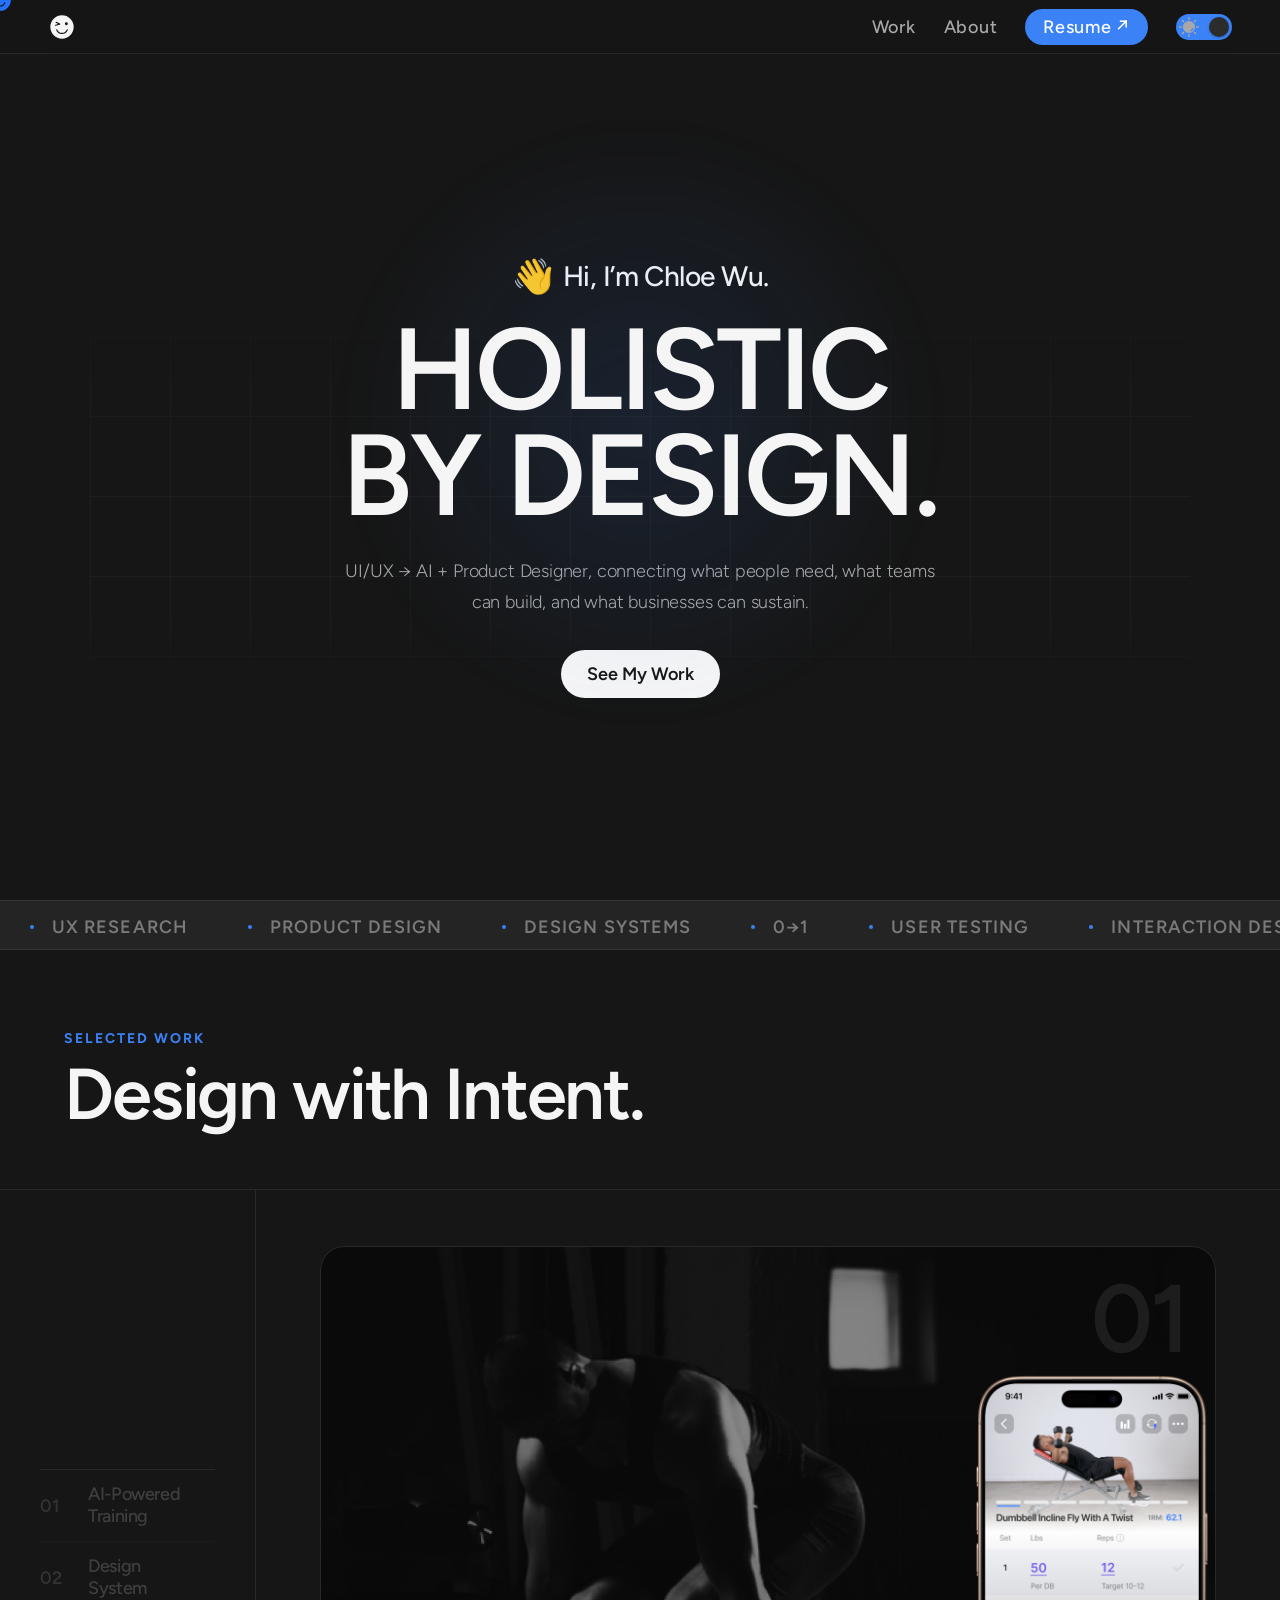
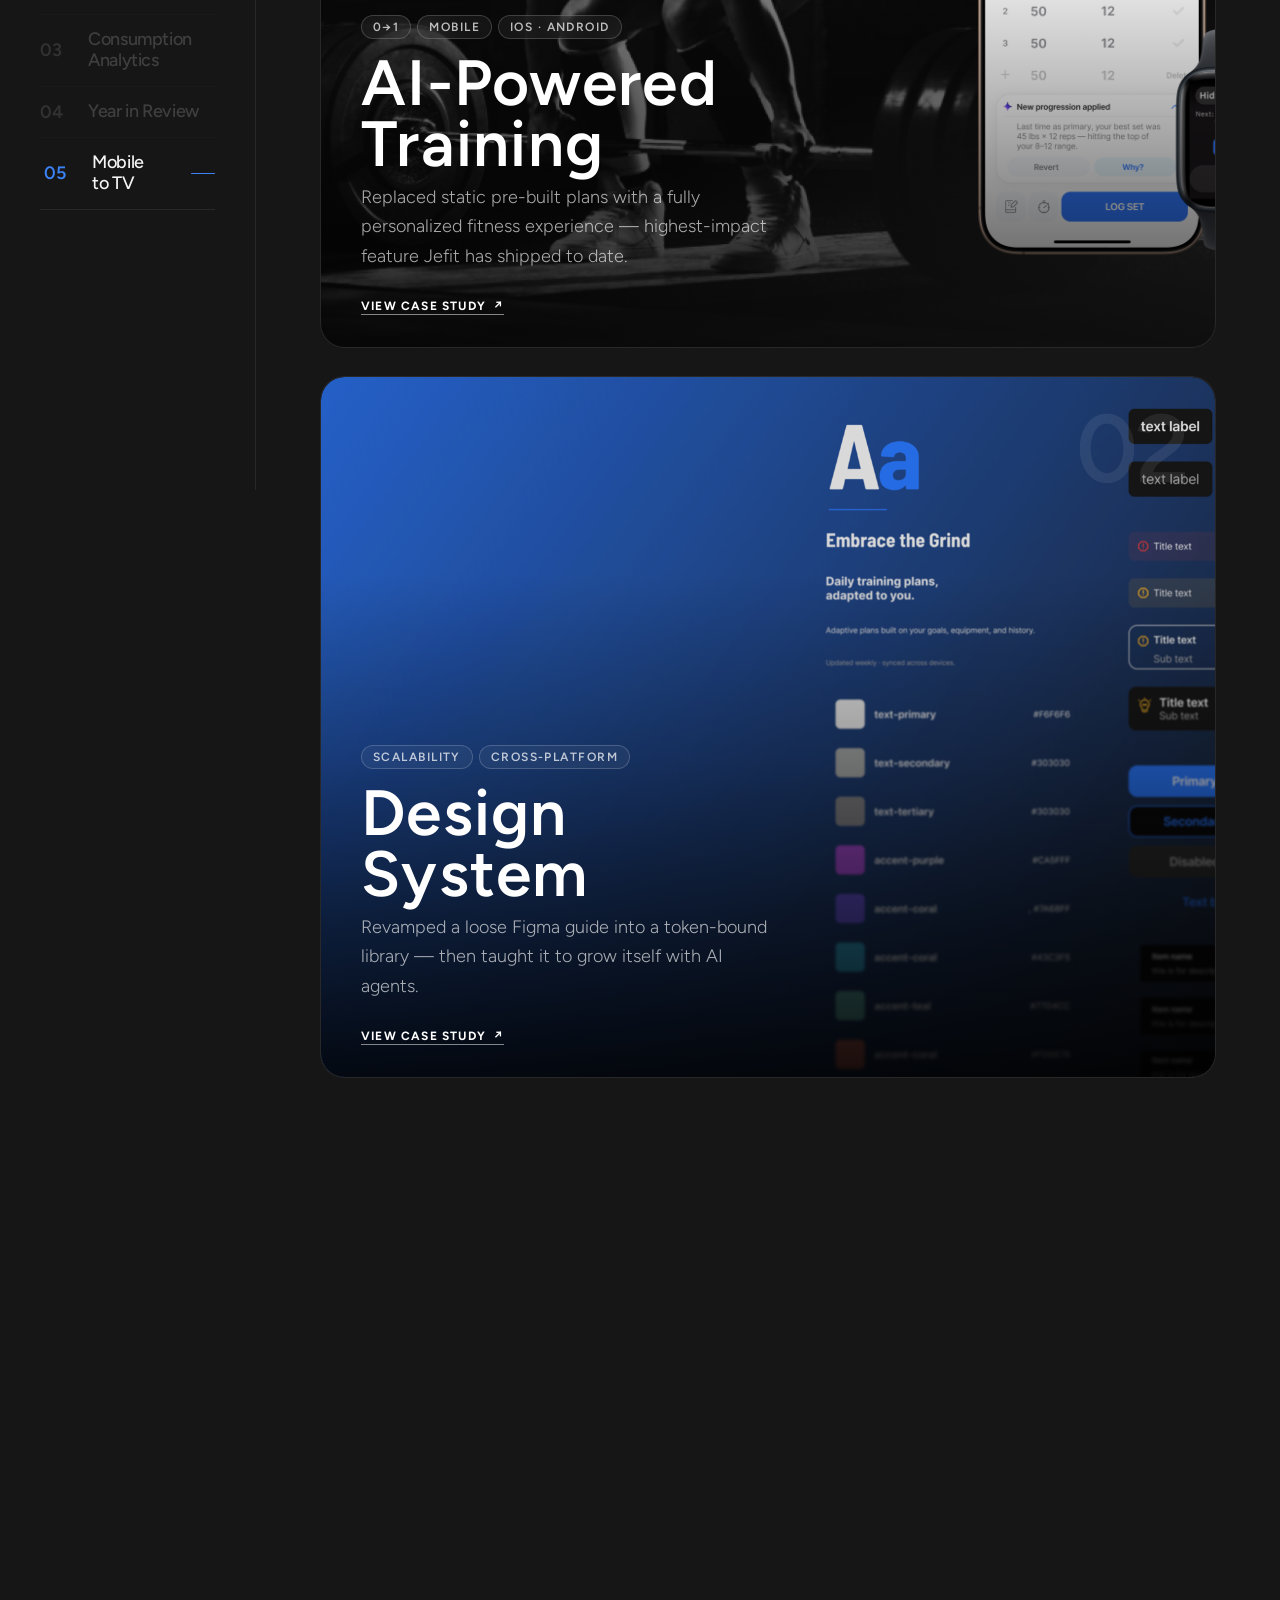
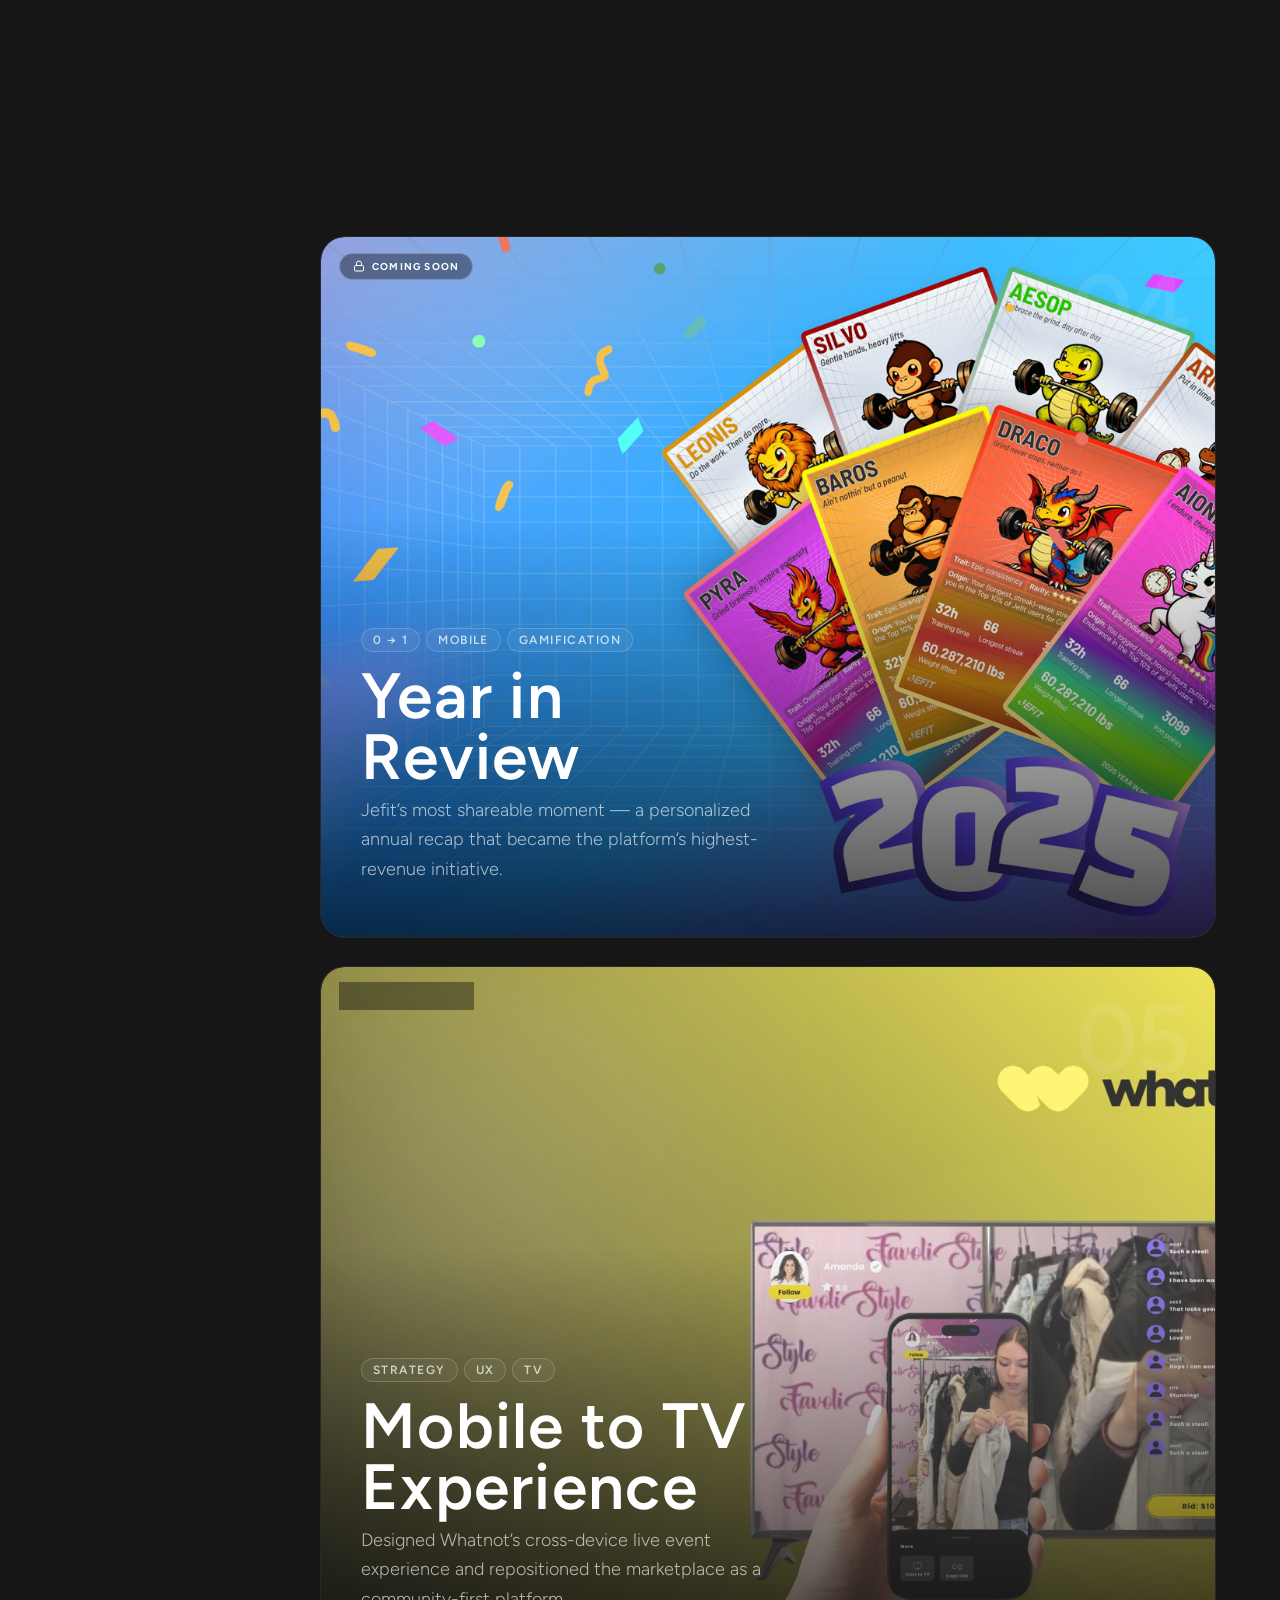
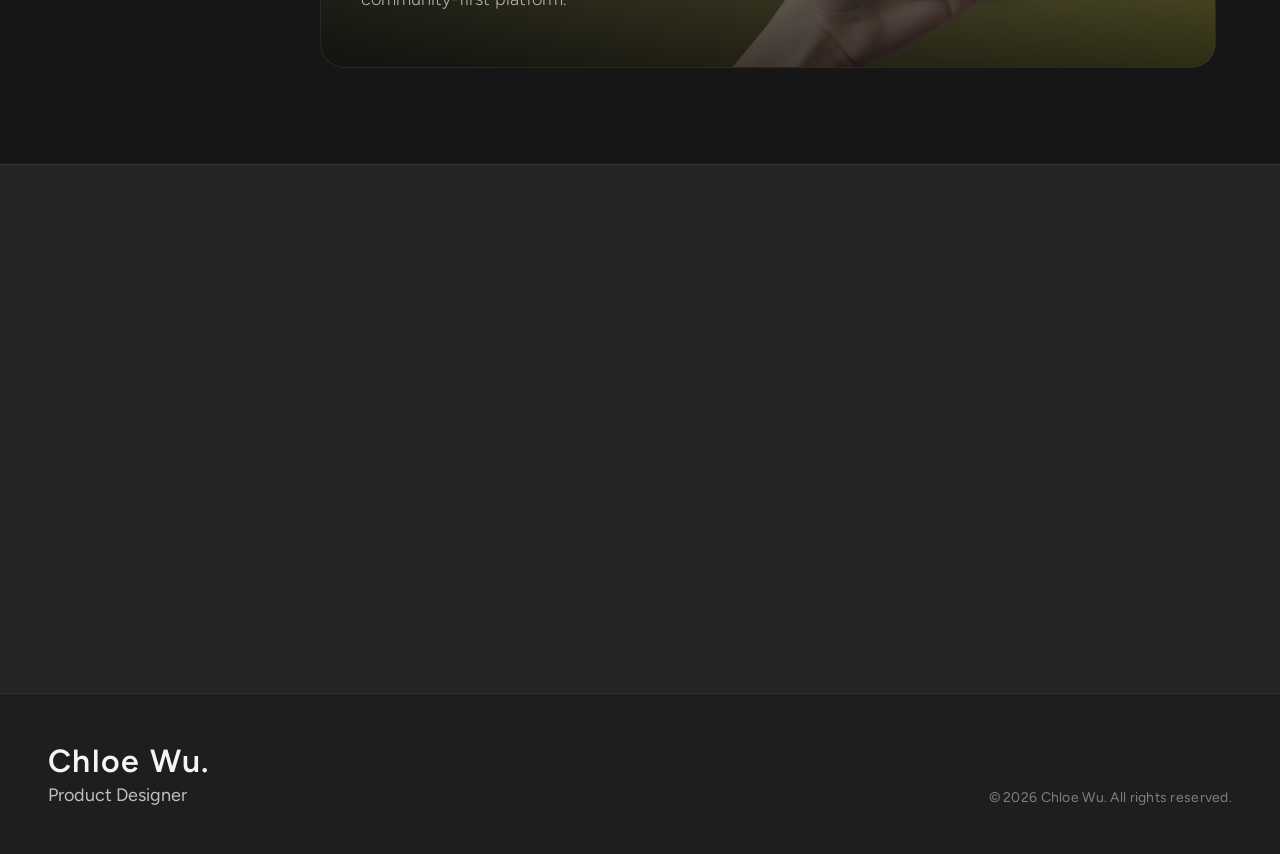
<file: index.html>
<!DOCTYPE html>
<html lang="en" data-theme="light">
<head>
<meta charset="UTF-8">
<meta name="viewport" content="width=device-width, initial-scale=1.0">
<title>Ziqi (Chloe) Wu — Product Designer Portfolio</title>
<meta name="description" content="Ziqi (Chloe) Wu is a product designer crafting AI-driven fitness and enterprise experiences — from Jefit's adaptive training to HPE GreenLake analytics. Selected case studies, process, and craft.">
<meta name="author" content="Ziqi (Chloe) Wu">
<link rel="canonical" href="https://ziqi-wu.com/">
<!-- Open Graph (LinkedIn, Facebook, Slack link previews) -->
<meta property="og:type" content="website">
<meta property="og:site_name" content="Ziqi (Chloe) Wu">
<meta property="og:url" content="https://ziqi-wu.com/">
<meta property="og:title" content="Ziqi (Chloe) Wu — Product Designer">
<meta property="og:description" content="Product designer crafting AI-driven fitness and enterprise experiences — from Jefit's adaptive training to HPE GreenLake analytics.">
<meta property="og:image" content="https://ziqi-wu.com/banner.png">
<meta property="og:image:width" content="524">
<meta property="og:image:height" content="250">
<!-- Twitter / X card -->
<meta name="twitter:card" content="summary_large_image">
<meta name="twitter:title" content="Ziqi (Chloe) Wu — Product Designer">
<meta name="twitter:description" content="Product designer crafting AI-driven fitness and enterprise experiences — from Jefit's adaptive training to HPE GreenLake analytics.">
<meta name="twitter:image" content="https://ziqi-wu.com/banner.png">
<link href="https://fonts.googleapis.com/css2?family=Figtree:ital,wght@0,300;0,400;0,500;0,600;0,700;1,400&display=swap" rel="stylesheet">
<link rel="icon" href="favicon.svg" type="image/svg+xml">
<link rel="icon" href="favicon-32.png" sizes="32x32" type="image/png">
<link rel="apple-touch-icon" href="apple-touch-icon.png">
<link rel="stylesheet" href="tokens.css">
<!-- Structured data: who this person is, so Google links name ↔ site ↔ profiles -->
<script type="application/ld+json">
{
  "@context": "https://schema.org",
  "@graph": [
    {
      "@type": "Person",
      "@id": "https://ziqi-wu.com/#person",
      "name": "Ziqi Wu",
      "alternateName": ["Chloe Wu", "Ziqi Chloe Wu"],
      "url": "https://ziqi-wu.com/",
      "jobTitle": "Product Designer",
      "description": "Product designer crafting AI-driven fitness and enterprise experiences.",
      "sameAs": ["https://www.linkedin.com/in/ziqi-chloe-wu"],
      "knowsAbout": ["Product Design", "UX Design", "UI Design", "Design Systems", "AI Product Design", "Figma", "Prototyping", "User Research", "Accessibility"]
    },
    {
      "@type": "WebSite",
      "@id": "https://ziqi-wu.com/#website",
      "url": "https://ziqi-wu.com/",
      "name": "Ziqi (Chloe) Wu — Portfolio",
      "publisher": { "@id": "https://ziqi-wu.com/#person" }
    }
  ]
}
</script>
<style>
*,*::before,*::after{box-sizing:border-box;margin:0;padding:0;}
html{scroll-behavior:smooth;font-size:120%;}
body {
  background:var(--bg); color:var(--ink);
  font-family:var(--font-body);
  overflow-x:hidden; cursor:none;
  -webkit-font-smoothing:antialiased;
  transition:background .4s,color .4s;
}
/* Force system cursor off everywhere so it never co-exists with #cur.
   Overridden in the mobile media query below where #cur is hidden. */
html, body, body *, body *::before, body *::after { cursor:none !important; }

/* ─────────────────────────────────────
   CURSOR — SVG, accent color baked into fill
───────────────────────────────────── */
#cur {
  position:fixed; z-index:9999; pointer-events:none;
  width:26px; height:26px;
  transform:translate(-50%,-50%);
  background:url('assets/images/cursor_default.svg') center / contain no-repeat;
  transition:width .2s cubic-bezier(.34,1.56,.64,1),
             height .2s cubic-bezier(.34,1.56,.64,1);
}
#cur.hover {
  width:30px; height:30px;
  background-image:url('assets/images/cursor_tap.svg');
}
#cur.lock {
  width:28px; height:28px;
  background-image:url('assets/images/cursor_lock.svg');
}
/* Both cursors share accent (#2563EB) strokes with white detail; brighten in dark mode. */
[data-theme="dark"] #cur,
[data-theme="dark"] #cur.hover { filter:brightness(1.15) saturate(1.1); }

/* ─────────────────────────────────────
   NAV
───────────────────────────────────── */
nav {
  position:fixed; top:0; left:0; right:0; z-index:300;
  height:54px; display:flex; align-items:center; justify-content:space-between;
  padding:0 48px;
  background:var(--nav-bg);
  backdrop-filter:blur(20px);
  border-bottom:1px solid var(--border);
  transition:background .4s,border-color .4s;
}
.nav-logo {
  display:inline-flex; align-items:center;
  color:var(--ink); text-decoration:none; transition:color .4s;
  line-height:0;
}
.nav-logo:hover .nav-logo-mark{transform:rotate(-8deg);}
.nav-logo-mark {
  width:28px; height:28px; display:block;
  transition:transform .25s cubic-bezier(.34,1.56,.64,1);
}
.nav-r{display:flex;align-items:center;gap:28px;}
.nav-links{display:flex;gap:28px;list-style:none;}
.nav-links a { font-size:var(--fs-base); font-weight:var(--fw-medium); letter-spacing:.04em; color:var(--ink-2); text-decoration:none; transition:color .2s; }
.nav-links a:hover{color:var(--ink);}
.nav-cta { color:#fff!important; background:var(--accent)!important; padding:7px 18px; border-radius:100px; transition:opacity .2s!important; }
.nav-cta:hover{opacity:.88;}

/* Theme toggle */
.t-tog{position:relative;width:56px;height:26px;cursor:none;}
.t-tog input{position:absolute;opacity:0;width:0;height:0;}
.t-track{position:absolute;inset:0;background:var(--border-h);border-radius:100px;transition:background .3s;display:flex;align-items:center;justify-content:space-between;padding:0 3px;}
.t-tog input:checked~.t-track{background:var(--accent);}
.t-icon{display:block;width:20px;height:20px;color:var(--ink-3);z-index:1;transition:opacity .25s;flex-shrink:0;}
.t-sun{opacity:0;}.t-moon{opacity:1;}
[data-theme="dark"] .t-sun{opacity:1;}[data-theme="dark"] .t-moon{opacity:0;}
/* Track turns accent (blue) when checked/dark — lift the exposed sun icon for contrast */
.t-tog input:checked~.t-track .t-sun{color:var(--ink-2);}
.t-knob{position:absolute;top:3px;left:3px;width:20px;height:20px;background:var(--surf);border-radius:50%;transition:transform .28s cubic-bezier(.4,0,.2,1);pointer-events:none;z-index:2;box-shadow:0 1px 3px rgba(0,0,0,.2);}
.t-tog input:checked~.t-knob{transform:translateX(30px);}

/* ─────────────────────────────────────
   HERO — full page, type-forward
───────────────────────────────────── */
#home {
  min-height:100vh; padding-top:54px;
  display:flex; flex-direction:column;
  align-items:center; justify-content:center;
  position:relative; overflow:hidden;
  text-align:center;
}

/* ── Headline block — takes most of hero ── */
.h-block {
  display:flex; flex-direction:column; align-items:center;
  padding:0 48px;
  position:relative; z-index:1;
  width:100%; max-width:1100px;
  gap:0;
}

/* Subtle blueprint grid */
.h-block::before {
  content:''; position:absolute; inset:0; z-index:0; pointer-events:none;
  background-image:
    linear-gradient(var(--border) 1px, transparent 1px),
    linear-gradient(90deg, var(--border) 1px, transparent 1px);
  background-size:80px 80px;
  mask-image:linear-gradient(to bottom,transparent,rgba(0,0,0,.4) 40%,rgba(0,0,0,.4) 80%,transparent);
}

/* ── GLOW EFFECT ── */
.glow-stage {
  position:relative; z-index:1;
  --mx: 50%; --my: 50%;
}

/* The glow orb follows mouse */
.glow-stage::before {
  content:''; position:absolute; z-index:0; pointer-events:none;
  width:600px; height:600px; border-radius:50%;
  background:radial-gradient(circle, rgba(var(--glow-r),.12) 0%, transparent 70%);
  left:var(--mx); top:var(--my);
  transform:translate(-50%,-50%);
  transition:left .1s ease,top .1s ease;
  filter:blur(20px);
}

.hero-title {
  font-family:var(--font-display);font-weight:var(--fw-semibold);
  font-size:clamp(48px,9vw,136px);
  line-height:.92; letter-spacing:-.025em;
  color:var(--ink);
  position:relative; z-index:1;
  text-align:center;
  margin-bottom:0;
}
.hero-title .gc-sp{width:.22em;}

/* Individual chars get glow on hover proximity */
.hero-title .gc {
  display:inline-block;
  transition:color .25s ease, text-shadow .25s ease;
}
.hero-title .gc.glow {
  color:var(--accent);
  text-shadow:
    0 0 40px rgba(var(--glow-r),.5),
    0 0 100px rgba(var(--glow-r),.25);
}

/* ── Bottom info bar ── */
.h-bar {
  display:flex; flex-direction:column; align-items:center;
  width:100%; max-width:800px;
  margin-top:36px;
  padding:0 48px;
}
.h-bar-l { width:100%; text-align:center; }
.h-bar-r { display:none; }  /* stats now in h-bar-l */
.h-bar-c {
  display:none;
}
.hero-greeting {
  font-size:clamp(24px,2.2vw,32px);   /* bigger — more noticeable */
  font-weight:var(--fw-medium);
  color:var(--ink);                       /* full ink — not muted */
  letter-spacing:-.02em;
  text-align:center;
  margin-bottom:20px;
  opacity:0;
  display:flex;
  align-items:center;
  justify-content:center;
  gap:10px;
}

/* Waving hand emoji animation */
.wave-hand {
  display:inline-block;
  font-size:1.2em;
  transform-origin:70% 80%;       /* pivot at wrist */
  animation-name: wave;
  animation-duration: 2s;
  animation-timing-function: ease-in-out;
  animation-delay: 0.7s;
  animation-iteration-count: 1;
  animation-fill-mode: forwards;
}
@keyframes wave {
  0%   { transform:rotate(0deg); }
  10%  { transform:rotate(18deg); }
  20%  { transform:rotate(-8deg); }
  30%  { transform:rotate(18deg); }
  40%  { transform:rotate(-4deg); }
  50%  { transform:rotate(14deg); }
  60%  { transform:rotate(0deg); }
  100% { transform:rotate(0deg); }
}

/* Greeting text — slight highlight to stand out from noise */
.hero-greeting-text {
  color: var(--ink);
  font-weight:var(--fw-medium);
}
.h-bar-eyebrow { font-size:var(--fs-sm); font-weight:var(--fw-bold); letter-spacing:.14em; text-transform:uppercase; color:var(--accent); margin-bottom:28px; text-align:center; }
.h-bar-sub { font-size:var(--fs-base); font-weight:var(--fw-light); color:var(--ink-2); line-height:1.7; max-width:38ch; text-align:center; letter-spacing:-.01em; }
.h-role { white-space:nowrap; }
.h-bar-cta { display:flex; flex-direction:row; gap:12px; align-items:center; justify-content:center; margin-top:28px; }
.h-avail { display:flex; align-items:center; gap:6px; font-size:var(--fs-sm); font-weight:var(--fw-semibold); letter-spacing:.1em; text-transform:uppercase; color:var(--ink-2); margin-bottom:6px; }
.h-avail-dot { width:7px; height:7px; background:#22C55E; border-radius:50%; animation:pulse 2s ease-in-out infinite; }
.btn-fill { display:inline-flex; align-items:center; gap:6px; background:var(--ink); color:var(--bg); padding:13px 26px; border-radius:100px; font-size:var(--fs-base); font-weight:var(--fw-semibold); text-decoration:none; transition:background .2s, transform .15s; }
.btn-fill:hover{background:var(--accent);transform:translateY(-2px);}
.btn-outline { display:inline-flex; align-items:center; gap:6px; color:var(--ink-2); font-size:var(--fs-base); font-weight:var(--fw-medium); text-decoration:none; padding:13px 20px; border-radius:100px; border:1.5px solid var(--border-h); transition:color .2s, border-color .2s, transform .15s; }
.btn-outline:hover{color:var(--ink);border-color:var(--ink);transform:translateY(-1px);}

/* ─────────────────────────────────────
   TICKER
───────────────────────────────────── */
.ticker { overflow:hidden; white-space:nowrap; border-top:1px solid var(--border); border-bottom:1px solid var(--border); padding:10px 0 13px; background:var(--bg-2); transition:background .4s; }
.ticker-inner { display:inline-flex; animation:ticker 24s linear infinite; }
.t-item { display:inline-flex; align-items:center; gap:18px; padding:0 30px; font-size:var(--fs-base); font-weight:var(--fw-semibold); letter-spacing:.06em; text-transform:uppercase; color:var(--ink-3); line-height:1; }
.t-sep { width:4px; height:4px; border-radius:50%; background:var(--accent); flex-shrink:0; }
@keyframes ticker{from{transform:translateX(0);}to{transform:translateX(-50%);}}

/* ─────────────────────────────────────
   WORK — sticky 1/3 left · 2/3 image right
───────────────────────────────────── */
#work { background:var(--bg); transition:background .4s; }
.sec-ey { font-size:var(--fs-sm); font-weight:var(--fw-bold); letter-spacing:.14em; text-transform:uppercase; color:var(--accent); margin-bottom:10px; display:block; }
.sec-h { font-family:var(--font-display); font-weight:var(--fw-semibold); font-size:clamp(40px,6vw,72px); line-height:1.05; letter-spacing:-.03em; color:var(--ink); }
.sec-note { max-width:28ch; font-size:var(--fs-base); color:var(--ink-2); line-height:1.7; }

/* Section header */
.work-hdr {
  padding:80px 64px 56px;
  display:flex; align-items:flex-end; justify-content:space-between;
  border-bottom:1px solid var(--border);
}

/* ── Two-column: 20% left sticky · 80% right ── */
.work-body {
  display:grid;
  grid-template-columns:1fr 4fr;   /* ← 20% : 80% */
  align-items:start;
}

/* LEFT: sticky, centered vertically */
.work-left {
  position:sticky; top:0; height:100vh;
  display:flex; flex-direction:column;
  justify-content:center;          /* center content vertically */
  padding:48px 40px;
  border-right:1px solid var(--border);
  overflow:hidden;
  background:var(--bg);
  transition:background .4s;
}

/* ── Mini index ── */
.proj-index {
  display:flex; flex-direction:column; gap:0;
  border-top:1px solid var(--border);
}
.proj-idx-row {
  display:flex; align-items:center; gap:12px;
  padding:14px 0; border-bottom:1px solid var(--border);
  cursor:pointer; transition:opacity .3s, padding-left .3s;
  opacity:.28;
}
.proj-idx-row:hover { opacity:.6; }
.proj-idx-row.active { opacity:1; padding-left:4px; }
.proj-idx-num {
  font-family:var(--font-display); font-size:var(--fs-base); font-weight:var(--fw-semibold);
  letter-spacing:.02em; color:var(--ink-3); width:36px;
  flex-shrink:0; transition:color .3s;
}
.proj-idx-row.active .proj-idx-num { color:var(--accent); }
.proj-idx-label {
  font-size:var(--fs-md); font-weight:var(--fw-medium); color:var(--ink-2);
  letter-spacing:-.02em; line-height:1.2;
  flex:1; min-width:0;
  text-wrap:balance;
  transition:color .3s, font-size .3s;
}
.proj-idx-row.active .proj-idx-label { color:var(--ink); }
/* Narrow-desktop breakpoint — shrink label so 2 words like "AI-Powered Training"
   wrap to 2 lines max instead of 3 in tight sidebar columns. */
@media (max-width:1440px) {
  .proj-idx-label { font-size:var(--fs-base); }
}
/* Animated accent bar on the right */
.proj-idx-tick {
  height:1.5px; width:0; background:var(--accent);
  border-radius:1px;
  transition:width .4s cubic-bezier(.22,1,.36,1);
}
.proj-idx-row.active .proj-idx-tick { width:24px; }

/* proj-detail removed — info lives on image */

/* Tags */
.proj-dtags { display:flex; gap:5px; flex-wrap:wrap; margin-bottom:14px; }
.proj-dtag {
  font-size:var(--fs-2xs); font-weight:var(--fw-semibold); letter-spacing:.08em; text-transform:uppercase;
  color:var(--accent); border:1px solid rgba(37,99,235,.25);
  background:rgba(37,99,235,.06);
  padding:3px 9px; border-radius:100px;
}
[data-theme="dark"] .proj-dtag {
  color:var(--accent); border-color:rgba(59,130,246,.3);
  background:rgba(59,130,246,.08);
}

.proj-dname {
  font-family:var(--font-body);
  font-size:clamp(32px,2.8vw,48px); font-weight:var(--fw-medium);
  line-height:1.08; letter-spacing:-.025em;
  color:var(--ink); margin-bottom:14px;
}

/* Metrics row */
.proj-dmetrics { display:flex; gap:24px; flex-wrap:wrap; margin-bottom:28px; }
.proj-dmet-val {
  font-family:var(--font-display);font-weight:var(--fw-semibold);
  font-size:var(--fs-lg); letter-spacing:.01em; color:var(--accent); line-height:1;
}
.proj-dmet-lbl {
  font-size:var(--fs-sm); font-weight:var(--fw-semibold); letter-spacing:.06em;
  text-transform:uppercase; color:var(--ink-3); margin-top:3px;
}

/* Divider between metrics and link */
.proj-dhr {
  width:100%; height:1px; background:var(--border);
  margin-bottom:20px;
}

/* CTA link — more refined */
.proj-dlink {
  display:inline-flex; align-items:center; gap:8px;
  font-size:var(--fs-md); font-weight:var(--fw-semibold); letter-spacing:-.01em;
  color:var(--ink); text-decoration:none;
  transition:color .2s, gap .2s;
}
.proj-dlink:hover { color:var(--accent); gap:12px; }
.proj-dlink-arrow {
  width:28px; height:28px; border-radius:50%;
  border:1.5px solid var(--border-h);
  display:inline-flex; align-items:center; justify-content:center;
  font-size:var(--fs-sm);
  transition:background .2s, border-color .2s, transform .2s;
}
.proj-dlink:hover .proj-dlink-arrow {
  background:var(--accent); border-color:var(--accent); color:#fff;
  transform:rotate(45deg);
}

/* RIGHT: single-column stack of large cards */
.work-right { display:flex; flex-direction:column; gap:28px; padding:56px 64px 96px; }

.proj-panel {
  position:relative; overflow:hidden;
  border-radius:24px;
  min-height:clamp(540px,78vh,820px);
  display:flex; align-items:flex-end;   /* info anchored bottom-left */
  border:1px solid var(--border);
  cursor:pointer;
  opacity:0; transform:translateY(40px);
  transition:opacity .8s cubic-bezier(.22,1,.36,1), transform .8s cubic-bezier(.22,1,.36,1);
  /* Lock the rounded clip so scaled/transformed children (e.g. .proj-panel-bg on hover)
     don't bleed past the corners in Safari/WebKit */
  isolation:isolate;
  -webkit-mask-image:-webkit-radial-gradient(white, black);
          mask-image:radial-gradient(white, black);
}
.proj-panel.in-view { opacity:1; transform:translateY(0); }
.proj-panel.in-view:hover { transform:translateY(-6px); }
@media (prefers-reduced-motion:reduce){
  .proj-panel{opacity:1;transform:none;transition:none;}
}

/* Full-bleed image / gradient background */
.proj-panel-bg {
  position:absolute; inset:0;
  border-radius:24px;            /* explicit, matches parent — survives transform:scale */
  background-size:cover; background-position:center;
  transition:transform .8s cubic-bezier(.22,1,.36,1);
}
.proj-panel:hover .proj-panel-bg { transform:scale(1.04); }

/* Dark vignette at bottom for readability */
.proj-panel::after {
  content:''; position:absolute; inset:0; z-index:2;
  border-radius:inherit;
  pointer-events:none;
  background:linear-gradient(
    to top,
    rgba(0,0,0,.72) 0%,
    rgba(0,0,0,.35) 30%,
    transparent 60%
  );
  transition:background .5s ease;
}
.proj-panel:hover::after {
  background:linear-gradient(
    to top,
    rgba(0,0,0,.55) 0%,
    rgba(0,0,0,.22) 30%,
    transparent 62%
  );
}

/* Modifier — for covers with light/bright backgrounds (e.g. Design System).
   Stronger bottom wash + subtle image dim so white overlay text reads cleanly. */
.proj-panel--bright::after {
  background:linear-gradient(
    to top,
    rgba(0,0,0,.88) 0%,
    rgba(0,0,0,.62) 22%,
    rgba(0,0,0,.28) 46%,
    transparent 72%
  );
}
.proj-panel--bright:hover::after {
  background:linear-gradient(
    to top,
    rgba(0,0,0,.78) 0%,
    rgba(0,0,0,.5) 22%,
    rgba(0,0,0,.2) 46%,
    transparent 72%
  );
}
.proj-panel--bright .proj-panel-bg {
  filter:brightness(.92) saturate(1.04);
}

/* Inner accent ring + soft glow on hover */
.proj-panel::before {
  content:''; position:absolute; inset:0; z-index:3; pointer-events:none;
  border-radius:inherit;
  box-shadow:inset 0 0 0 1px rgba(255,255,255,0),
             inset 0 0 0 0 rgba(255,255,255,0);
  transition:box-shadow .5s ease;
}
.proj-panel:hover::before {
  box-shadow:inset 0 0 0 1px rgba(255,255,255,.18),
             inset 0 0 90px 20px rgba(255,255,255,.06);
}

/* Gradient mesh — for panels without cover image */
.proj-panel-mesh {
  position:absolute; inset:0; z-index:1; pointer-events:none;
  background:
    radial-gradient(circle 600px at 18% 28%, rgba(255,255,255,.14), transparent 60%),
    radial-gradient(circle 500px at 82% 72%, rgba(255,255,255,.10), transparent 65%),
    radial-gradient(circle 700px at 50% 100%, rgba(255,255,255,.06), transparent 60%);
  filter:blur(40px);
  opacity:.9;
  animation:meshDrift 28s ease-in-out infinite alternate;
  mix-blend-mode:screen;
}
@keyframes meshDrift {
  0%   { transform:translate(0,0) scale(1); }
  100% { transform:translate(-4%,3%) scale(1.08); }
}

/* Title slight rise on hover */
.proj-panel-title {
  transition:transform .5s cubic-bezier(.22,1,.36,1);
}
.proj-panel:hover .proj-panel-title {
  transform:translateY(-4px);
}

/* Project info overlaid at bottom-LEFT of image — constrained width so the
   cover's mockup/content can live on the right without colliding with text. */
.proj-panel-info {
  position:relative; z-index:4;
  padding:32px 40px;
  width:100%;
  max-width:clamp(380px, 56%, 720px);
}
.proj-panel-tags { display:flex; gap:6px; margin-bottom:14px; flex-wrap:wrap; }
.proj-panel-tag {
  font-size:var(--fs-xs); font-weight:var(--fw-semibold); letter-spacing:.12em; text-transform:uppercase;
  color:rgba(255,255,255,.72);
  border:1px solid rgba(255,255,255,.18);
  background:rgba(255,255,255,.05);
  padding:4px 11px; border-radius:100px;
  backdrop-filter:blur(10px);
  -webkit-backdrop-filter:blur(10px);
}
.proj-panel-title {
  font-family:var(--font-display);font-weight:var(--fw-semibold);
  font-size:clamp(40px,5vw,72px); line-height:.95;
  letter-spacing:.02em; color:#fff; margin-bottom:8px;
}
.proj-panel-desc {
  font-size:var(--fs-base); font-weight:var(--fw-light);
  color:rgba(255,255,255,.65); line-height:1.65;
  max-width:52ch; margin-bottom:20px;
}
.proj-panel-metrics { display:flex; gap:28px; flex-wrap:wrap; margin-bottom:24px; }
.proj-panel-met-val {
  font-family:var(--font-display);font-weight:var(--fw-semibold);
  font-size:var(--fs-lg); letter-spacing:.02em; color:#fff; line-height:1;
}
.proj-panel-met-lbl {
  font-size:var(--fs-sm); font-weight:var(--fw-bold); letter-spacing:.06em;
  text-transform:uppercase; color:rgba(255,255,255,.5); margin-top:2px;
}
.proj-panel-link {
  display:inline-flex; align-items:center; gap:6px;
  font-size:var(--fs-xs); font-weight:var(--fw-bold); letter-spacing:.1em; text-transform:uppercase;
  color:#fff; text-decoration:none;
  border-bottom:1.5px solid rgba(255,255,255,.5); padding-bottom:1px;
  transition:border-color .2s, color .2s;
}
.proj-panel-link:hover { border-color:#fff; }

/* --- Locked / Coming-soon panels --- */
.proj-panel--locked:hover { transform:none; }            /* no lift on locked cards */
.proj-panel-link--soon {
  display:none;   /* hide bottom "Coming soon" link — top-left badge carries the status */
}
.proj-panel-soon-badge {
  position:absolute; top:16px; left:18px; z-index:5;
  display:inline-flex; align-items:center; gap:7px;
  padding:6px 13px; border-radius:100px;
  background:rgba(0,0,0,.38); backdrop-filter:blur(8px);
  border:1px solid rgba(255,255,255,.28);
  font-size:var(--fs-2xs); font-weight:var(--fw-bold); letter-spacing:.12em;
  text-transform:uppercase; color:#fff;
}
.proj-panel-soon-badge svg { width:12px; height:12px; }

/* Placeholder icon when no image */
.proj-panel-ph {
  position:absolute; top:50%; left:50%;
  transform:translate(-50%,-60%);   /* slightly above center */
  display:flex; flex-direction:column;
  align-items:center; gap:12px; text-align:center;
  z-index:2; pointer-events:none;
}
.proj-panel-icon {
  width:72px; height:72px; border-radius:18px;
  background:rgba(255,255,255,.10);
  border:1.5px solid rgba(255,255,255,.2);
  display:flex; align-items:center; justify-content:center;
  font-size:var(--fs-lg);
}
.proj-panel-ph-label {
  font-size:var(--fs-xs); font-weight:var(--fw-semibold); letter-spacing:.14em;
  text-transform:uppercase; color:rgba(255,255,255,.35);
}

/* Ghost number — decorative watermark */
.proj-panel-ghost {
  position:absolute; top:24px; right:28px; z-index:4;
  font-family:var(--font-display);font-weight:var(--fw-semibold); font-size:var(--fs-display);
  letter-spacing:-.03em; color:rgba(255,255,255,.08);
  line-height:1; pointer-events:none; user-select:none;
}


/* ─────────────────────────────────────
   ABOUT — Compact Bento Persona
───────────────────────────────────── */
#about {
  background: var(--bg-2);
  padding: 100px 64px;
  transition: background .4s;
  position: relative;
}
/* Subtle gradient backdrop so glass reads clearly */
#about::before {
  content: '';
  position: absolute; inset: 0; z-index: 0; pointer-events: none;
  background:
    radial-gradient(ellipse 70% 60% at 20% 30%, rgba(37,99,235,.06) 0%, transparent 70%),
    radial-gradient(ellipse 60% 50% at 80% 70%, rgba(99,37,235,.04) 0%, transparent 60%);
}
.about-wrap { position: relative; z-index: 1; }
.about-wrap { max-width: 1200px; margin: 0 auto; }

.about-heading { margin-bottom: 48px; }
.about-heading .sec-ey { margin-bottom: 8px; }
.about-heading h2 {
  font-family: var(--font-display);
  font-weight: var(--fw-semibold);
  font-size: clamp(40px, 6vw, 72px);
  line-height: 1.05; letter-spacing: -.03em; color: var(--ink);
}

/* ── Outer card ── */
.bento-card {
  /* Glassmorphism */
  background: rgba(255,255,255,0.62);
  backdrop-filter: blur(24px) saturate(160%);
  -webkit-backdrop-filter: blur(24px) saturate(160%);
  border: 1px solid rgba(255,255,255,0.72);
  border-radius: 28px;
  padding: 12px;
  box-shadow: 0 4px 32px rgba(0,0,0,.07), 0 1px 0 rgba(255,255,255,.9) inset;
  transition: background .4s, border-color .4s;
}
[data-theme="dark"] .bento-card {
  background: rgba(26,26,26,0.72);
  backdrop-filter: blur(24px) saturate(140%);
  -webkit-backdrop-filter: blur(24px) saturate(140%);
  border: 1px solid rgba(255,255,255,0.10);
  box-shadow: 0 4px 32px rgba(0,0,0,.45), 0 1px 0 rgba(255,255,255,.05) inset;
}

/* ── Bento grid ── */
.bento {
  display: grid;
  grid-template-columns: repeat(12, 1fr);
  gap: 8px;
}

/* ── Base tile ── */
.bt {
  border-radius: 16px;
  overflow: hidden;
  position: relative;
  transition: transform .35s cubic-bezier(.22,1,.36,1), box-shadow .35s;
}
.bt:hover { transform: translateY(-2px); box-shadow: 0 8px 28px rgba(0,0,0,.07); }
[data-theme="dark"] .bt:hover { box-shadow: 0 8px 28px rgba(0,0,0,.4); }

/* ── Light-only surfaces ── */
.bt-a {
  background: rgba(242,242,242,0.78);
  border: 1px solid rgba(255,255,255,0.68);
  backdrop-filter: blur(12px);
  -webkit-backdrop-filter: blur(12px);
}
.bt-b {
  background: rgba(255,255,255,0.72);
  border: 1px solid rgba(255,255,255,0.82);
  backdrop-filter: blur(12px);
  -webkit-backdrop-filter: blur(12px);
}
[data-theme="dark"] .bt-a {
  background: rgba(20,20,20,0.72);
  border: 1px solid rgba(255,255,255,0.08);
}
[data-theme="dark"] .bt-b {
  background: rgba(30,30,30,0.78);
  border: 1px solid rgba(255,255,255,0.10);
}
/* Photo tile stays dark so portrait reads, everything else light */
.bt-photo-dark { background: var(--ink); }

/* Column spans */
.bc-3  { grid-column: span 3; }
.bc-4  { grid-column: span 4; }
.bc-5  { grid-column: span 5; }
.bc-6  { grid-column: span 6; }
.bc-12 { grid-column: span 12; }

/* ── Shared label ── */
.bt-label {
  display: block;
  font-size:var(--fs-sm); font-weight:var(--fw-bold); letter-spacing: .1em;
  text-transform: uppercase; color: var(--accent);
  margin-bottom: 12px;
}

/* ══════════════════════════════════════
   TILE: PHOTO
   ══════════════════════════════════════ */
.bt-photo-tile {
  display: flex; flex-direction: column;
  align-items: center; justify-content: flex-end;
  text-align: center;
  min-height: 280px;
  padding: 0;
  position: relative; overflow: hidden;
  gap: 0;
}
.bt-photo-tile::after {
  content:''; position:absolute; inset:0; z-index:2; pointer-events:none;
  border-radius:inherit;
  background:linear-gradient(to bottom, transparent 40%, rgba(0,0,0,.6) 100%);
}
.bt-photo-bg { display:none; }
.bt-portrait {
  position:absolute; inset:0; z-index:1;
  width:100%; height:100%; border-radius:0;
  border:none;
  background:var(--bg-2);
  display:flex; align-items:center; justify-content:center;
  overflow:hidden; margin:0; flex-shrink:0;
  box-shadow:none;
}
.bt-portrait img { width:100%; height:100%; object-fit:cover; border-radius:0; }
.bt-portrait-ph { display:flex; flex-direction:column; align-items:center; gap:8px; justify-content:center; }
.bt-portrait-ph svg { opacity:.3; }
.bt-portrait-ph span {
  font-size:var(--fs-2xs); font-weight:var(--fw-semibold); letter-spacing:.12em;
  text-transform:uppercase; color:rgba(0,0,0,.3);
}
.bt-photo-text { position:absolute; bottom:0; left:0; right:0; z-index:3; padding:20px; }
.bt-photo-name {
  font-family: var(--font-accent);
  font-size:var(--fs-md); letter-spacing: .05em; color: #fff; line-height: 1; margin-bottom: 3px;
}
.bt-photo-role {
  font-size:var(--fs-xs); font-weight:var(--fw-regular);
  color: rgba(255,255,255,.72); letter-spacing: .04em;
}
/* bt-badge removed */

/* ══════════════════════════════════════
   TILE: BIO
   ══════════════════════════════════════ */
.bt-bio-tile {
  padding: 24px 28px;
  display: flex; flex-direction: column; justify-content: center;
}
.bt-bio-text {
  font-size:var(--fs-base); font-weight:var(--fw-light); color: var(--ink-2);
  line-height: 1.78; letter-spacing: -.01em;
}
.bt-detail-rows { display: flex; flex-direction: column; margin-top: 18px; border-top: 1px solid var(--border); }
.bt-detail-row {
  display: flex; justify-content: space-between; align-items: baseline;
  padding: 7px 0; border-bottom: 1px solid var(--border);
}
.bt-detail-row:last-child { border-bottom: none; }
.bt-detail-k {
  font-size:var(--fs-sm); font-weight:var(--fw-bold); letter-spacing: .08em;
  text-transform: uppercase; color: var(--ink-2); flex-shrink: 0;
}
.bt-detail-v {
  font-size:var(--fs-base); font-weight:var(--fw-regular); color: var(--ink-2);
  text-align: right; line-height: 1.4; max-width: 60%;
}

/* ══════════════════════════════════════
   TILE: INFJ SLIDERS
   ══════════════════════════════════════ */
.bt-infj-tile {
  padding: 24px 24px; position: relative; overflow: hidden;
}
.bt-infj-tile::before {
  content: 'INFJ'; position: absolute;
  right: 12px; bottom: 8px;
  font-family: var(--font-accent);
  font-size:var(--fs-3xl); letter-spacing: .06em;
  color: var(--border); line-height: 1;
  pointer-events: none; user-select: none; z-index: 0;
}
.bt-infj-tile > * { position: relative; z-index: 1; }
.bt-slider-row { margin-bottom: 12px; }
.bt-slider-row:last-child { margin-bottom: 0; }
.bt-slider-labels {
  display: flex; justify-content: space-between;
  font-size:var(--fs-sm); color: var(--ink-2); font-weight:var(--fw-medium); margin-bottom: 5px;
}
.bt-slider-track {
  height: 3px; border-radius: 2px;
  background: var(--border-h); position: relative;
}
.bt-slider-track::after {
  content: ''; position: absolute;
  top: -4px; left: 50%; transform: translateX(-50%);
  width: 1.5px; height: 11px;
  background: var(--border-h); border-radius: 1px;
}
.bt-slider-fill {
  position: absolute; top: 0; height: 100%; border-radius: 2px;
  background: linear-gradient(90deg, var(--accent), rgba(37,99,235,.45));
}
.bt-slider-dot {
  position: absolute; top: 50%; transform: translateY(-50%);
  width: 9px; height: 9px; border-radius: 50%;
  background: var(--surf); border: 2px solid var(--accent);
  box-shadow: 0 0 0 3px rgba(37,99,235,.12); z-index: 1;
  transition: background .4s;
}

/* ══════════════════════════════════════
   TILE: BEHAVIORS
   ══════════════════════════════════════ */
.bt-behaviors-tile { padding: 24px 24px; }
.bt-beh-grid {
  display: grid; grid-template-columns: 1fr 1fr;
  gap: 8px; margin-top: 4px;
}
.bt-beh-card {
  background: var(--bg-2);
  border: 1px solid var(--border);
  border-radius: 12px; padding: 12px 14px;
  display: flex; flex-direction: column; gap: 4px;
  transition: background .4s, border-color .4s;
}
.bt-b .bt-beh-card { background: var(--bg-2); }
.bt-beh-card { padding: 16px 16px; align-items: flex-start; gap: 10px; }
.bt-beh-icon {
  width: 48px; height: 48px; display: block; line-height: 1;
  margin-bottom: 4px;
}
img.bt-beh-icon { object-fit: contain; }
.bt-beh-name {
  font-size:var(--fs-base); font-weight:var(--fw-semibold); color: var(--ink);
  letter-spacing: -.01em; line-height: 1.3;
}
.bt-beh-desc {
  font-size:var(--fs-sm); font-weight:var(--fw-regular); color: var(--ink-2);
  line-height: 1.5; letter-spacing: -.01em;
  max-height: 0; opacity: 0; overflow: hidden;
  transition: max-height .35s ease, opacity .3s ease, margin-top .35s ease;
}
.bt-beh-card:hover .bt-beh-desc {
  max-height: 120px; opacity: 1;
}
@media (hover: none) {
  .bt-beh-desc { max-height: 120px; opacity: 1; }
}

/* ══════════════════════════════════════
   TILE: LIST
   ══════════════════════════════════════ */
.bt-list-tile { padding: 22px 24px; }
.bt-list { display: flex; flex-direction: column; gap: 9px; margin-top: 4px; }
.bt-list-item {
  font-size:var(--fs-base); font-weight:var(--fw-regular); color: var(--ink-2); line-height: 1.6;
}
.bt-list-item strong { color: var(--ink); font-weight:var(--fw-semibold); }

/* ══════════════════════════════════════
   TILE: QUOTE — accent bg
   ══════════════════════════════════════ */
.bt-quote-tile {
  background: transparent;
  padding: 28px 32px;
  display: flex; align-items: center; gap: 20px;
}
.bt-quote-mark {
  font-family: var(--font-accent);
  font-size:var(--fs-4xl); line-height: 1;
  color: var(--accent); opacity: .25; flex-shrink: 0;
  user-select: none; margin-top: -4px;
}
.bt-quote-body {
  font-size:var(--fs-md); font-weight:var(--fw-light); font-style: italic;
  color: var(--ink-2); line-height: 1.55;
  border: none; padding: 0; margin: 0; letter-spacing: -.01em; flex: 1;
}

/* ── Responsive ── */
@media (max-width:1024px) and (min-width:768px) {
  #about { padding: 72px 36px; }
  .bento-card { padding: 10px; border-radius: 22px; }
  .bento { gap: 8px; }
  .bc-3 { grid-column: span 6; }
  .bc-5 { grid-column: span 6; }
  .bc-6 { grid-column: span 12; }
}
@media (max-width:767px) {
  #about { padding: 56px 20px; }
  .bento-card { padding: 8px; border-radius: 18px; }
  .bento { gap: 7px; }
  .bento > .bt { grid-column: 1/-1 !important; }
  .bt-photo-tile { min-height: 240px; }
  .bt-beh-grid { grid-template-columns: 1fr 1fr; }
  .bt-quote-tile { flex-direction: column; gap: 12px; padding: 24px 22px; }
  .bt-quote-mark { font-size:var(--fs-2xl); }
}

/* ─────────────────────────────────────
   RESUME
───────────────────────────────────── */
#resume { background:var(--bg); padding:100px 48px; transition:background .4s; }
.rinner { max-width:1200px; margin:0 auto; }
.rg { display:grid; grid-template-columns:1.2fr 1fr; gap:80px; }
.rct { font-family:var(--font-display);font-weight:var(--fw-semibold); font-size:var(--fs-md); letter-spacing:.04em; color:var(--ink); margin-bottom:24px; }
.tl{display:flex;flex-direction:column;}
.tli{display:grid;grid-template-columns:1px 1fr;gap:0 20px;padding-bottom:24px;}
.tl-ln{width:1px;background:var(--border-h);position:relative;}
.tl-dot{position:absolute;top:5px;left:50%;transform:translateX(-50%);width:7px;height:7px;border-radius:50%;background:var(--accent);}
.tl-per{font-size:var(--fs-sm);font-weight:var(--fw-bold);letter-spacing:.1em;text-transform:uppercase;color:var(--accent);margin-bottom:4px;}
.tl-role{font-family:var(--font-display);font-weight:var(--fw-semibold);font-size:var(--fs-md);letter-spacing:.03em;color:var(--ink);margin-bottom:2px;}
.tl-co{font-size:var(--fs-base);color:var(--ink-2);margin-bottom:6px;}
.tl-desc{font-size:var(--fs-base);color:var(--ink-2);line-height:1.65;}
.rdl{display:inline-flex;align-items:center;gap:8px;margin-top:28px;border:1.5px solid var(--border-h);padding:11px 22px;font-size:var(--fs-sm);font-weight:var(--fw-bold);letter-spacing:.1em;text-transform:uppercase;text-decoration:none;color:var(--ink);border-radius:100px;transition:all .2s;}
.rdl:hover{background:var(--accent);color:#fff;border-color:var(--accent);}

/* ── Floating assets — ambient collage above Chat ── */
#floats{position:relative;padding:120px 48px 60px;background:var(--bg);overflow:hidden;transition:background .4s;}
.fa-wrap{max-width:1200px;margin:0 auto;position:relative;}
.fa-head{text-align:center;margin-bottom:48px;}
.fa-head .sec-ey{display:block;font-size:var(--fs-sm);font-weight:var(--fw-bold);letter-spacing:.18em;text-transform:uppercase;color:var(--accent);margin-bottom:14px;}
.fa-head h2{font-family:var(--font-display);font-weight:var(--fw-semibold);font-size:clamp(40px,5vw,64px);line-height:1.05;letter-spacing:-.03em;color:var(--ink);}
.fa-stage{position:relative;height:640px;width:100%;}
.fa-card{position:absolute;border-radius:24px;background:var(--surf);border:1px solid var(--border);box-shadow:0 8px 30px rgba(0,0,0,.08);overflow:hidden;will-change:transform;transform:translate3d(0,var(--scroll-y,0),0) rotate(var(--rot,0deg));transition:box-shadow .3s,filter .3s;}
[data-theme="dark"] .fa-card{box-shadow:0 8px 30px rgba(0,0,0,.35);}
.fa-card:hover{box-shadow:0 20px 60px rgba(0,0,0,.14);z-index:10;}
[data-theme="dark"] .fa-card:hover{box-shadow:0 20px 60px rgba(0,0,0,.5);}
.fa-float{width:100%;height:100%;border-radius:inherit;animation:faFloat var(--dur,8s) ease-in-out infinite;animation-delay:var(--delay,0s);display:flex;align-items:center;justify-content:center;position:relative;}
@keyframes faFloat{0%,100%{transform:translate3d(0,0,0);}50%{transform:translate3d(0,-14px,0);}}
@media (prefers-reduced-motion: reduce){.fa-float{animation:none;}}
.fa-emoji{font-size:clamp(48px,7vw,80px);line-height:1;filter:drop-shadow(0 4px 12px rgba(0,0,0,.08));}
.fa-mockup{width:100%;height:100%;padding:18px;display:flex;flex-direction:column;gap:8px;}
.fa-mockup-bar{height:10px;border-radius:6px;background:var(--border);}
.fa-mockup-bar.accent{background:var(--accent);width:60%;}
.fa-mockup-bar.short{width:40%;}
.fa-mockup-bar.long{width:85%;}
.fa-mockup-pill{height:32px;border-radius:100px;background:var(--accent);width:80px;margin-top:auto;align-self:flex-end;}
.fa-mockup-grid{display:grid;grid-template-columns:1fr 1fr;gap:6px;margin-top:auto;}
.fa-mockup-grid > div{height:32px;border-radius:8px;background:var(--bg-2);border:1px solid var(--border);}
.fa-mockup-grid > div:first-child{background:var(--accent);border-color:var(--accent);}
.fa-label{position:absolute;bottom:14px;left:16px;font-size:var(--fs-2xs);font-weight:var(--fw-bold);letter-spacing:.12em;text-transform:uppercase;color:var(--ink-3);}
.fa-card.work .fa-label{color:var(--accent);}
/* Card placements (desktop) — irregular scatter */
.fa-c1{left:4%;top:0;width:160px;height:160px;--rot:-4deg;--dur:7s;--delay:0s;}
.fa-c2{left:20%;top:60px;width:260px;height:200px;--rot:2deg;--dur:9s;--delay:.4s;}
.fa-c3{left:48%;top:0;width:180px;height:180px;--rot:-2deg;--dur:6.5s;--delay:.8s;}
.fa-c4{right:18%;top:40px;width:200px;height:160px;--rot:5deg;--dur:8.5s;--delay:.2s;}
.fa-c5{right:2%;top:200px;width:170px;height:170px;--rot:-3deg;--dur:7.5s;--delay:.6s;}
.fa-c6{left:8%;top:280px;width:220px;height:180px;--rot:3deg;--dur:9.5s;--delay:1s;}
.fa-c7{left:34%;top:340px;width:200px;height:200px;--rot:-5deg;--dur:8s;--delay:.3s;}
.fa-c8{right:24%;top:340px;width:240px;height:200px;--rot:2deg;--dur:7s;--delay:.7s;}
@media(max-width:1100px){
  .fa-stage{height:880px;}
  .fa-c1{left:2%;top:0;width:140px;height:140px;}
  .fa-c2{left:32%;top:40px;width:220px;height:170px;}
  .fa-c3{right:4%;top:0;width:150px;height:150px;}
  .fa-c4{left:4%;top:200px;width:180px;height:150px;}
  .fa-c5{right:6%;top:200px;width:160px;height:160px;}
  .fa-c6{left:30%;top:400px;width:200px;height:160px;}
  .fa-c7{left:2%;top:580px;width:170px;height:170px;}
  .fa-c8{right:4%;top:560px;width:210px;height:180px;}
}
@media(max-width:640px){
  #floats{padding:80px 20px 40px;}
  .fa-stage{height:1100px;}
  .fa-c1{left:6%;top:0;width:130px;height:130px;}
  .fa-c2{right:6%;top:60px;left:auto;width:160px;height:140px;}
  .fa-c3{left:6%;top:200px;width:140px;height:140px;}
  .fa-c4{right:6%;top:240px;left:auto;width:150px;height:130px;}
  .fa-c5{left:6%;top:400px;width:140px;height:140px;}
  .fa-c6{right:6%;top:430px;left:auto;width:160px;height:140px;}
  .fa-c7{left:6%;top:600px;width:150px;height:150px;}
  .fa-c8{right:6%;top:620px;left:auto;width:170px;height:140px;}
}

/* ── End CTA — Chat Soon ── */
#chat{padding:120px 48px 96px;background:var(--bg-2);border-top:1px solid var(--border);transition:background .4s,border-color .4s;}
.chat-inner{max-width:1080px;margin:0 auto;display:flex;flex-direction:column;align-items:center;text-align:center;}
.chat-eyebrow{font-size:var(--fs-sm);font-weight:var(--fw-bold);letter-spacing:.18em;text-transform:uppercase;color:var(--accent);margin-bottom:18px;}
.chat-title{font-family:var(--font-display);font-weight:var(--fw-semibold);font-size:clamp(40px,6vw,80px);line-height:1.05;letter-spacing:-.03em;color:var(--ink);margin-bottom:14px;min-height:1.1em;}
.chat-title .typer{display:inline;}
.chat-title .typer-caret{display:inline-block;width:.055em;height:.82em;background:var(--accent);margin-left:.06em;vertical-align:-.06em;border-radius:2px;animation:typerBlink 1.05s steps(1) infinite;}
@keyframes typerBlink{50%{opacity:0;}}
@media(prefers-reduced-motion:reduce){.chat-title .typer-caret{animation:none;}}
.chat-sub{font-size:var(--fs-base);color:var(--ink-2);line-height:1.7;max-width:46ch;margin-bottom:44px;}
.chat-links{display:flex;gap:16px;flex-wrap:wrap;justify-content:center;}
.chat-btn{display:inline-flex;align-items:center;gap:14px;padding:18px 28px;border-radius:100px;border:1.5px solid var(--border-h);background:var(--surf);text-decoration:none;color:var(--ink);transition:transform .25s cubic-bezier(.22,1,.36,1),border-color .2s,background .2s,color .2s;}
.chat-btn:hover{transform:translateY(-2px);border-color:var(--accent);background:var(--accent);color:#fff;}
.chat-btn-stack{display:flex;flex-direction:column;align-items:flex-start;line-height:1.2;}
.chat-btn-label{font-size:var(--fs-xs);font-weight:var(--fw-bold);letter-spacing:.14em;text-transform:uppercase;opacity:.6;}
.chat-btn-val{font-size:var(--fs-base);font-weight:var(--fw-semibold);letter-spacing:-.01em;}
.chat-btn-arrow{font-size:var(--fs-base);opacity:.6;transition:transform .2s;}
.chat-btn:hover .chat-btn-arrow{transform:translate(2px,-2px);opacity:1;}
@media(max-width:767px){
  #chat{padding:72px 20px 56px;}
  .chat-links{flex-direction:column;width:100%;}
  .chat-btn{width:100%;justify-content:space-between;padding:16px 22px;}
}

footer{background:var(--ink);color:var(--bg);padding:48px;display:flex;justify-content:space-between;align-items:center;flex-wrap:wrap;gap:20px;border-top:1px solid var(--border);transition:background .4s,color .4s;}
.ft-name{font-family:var(--font-display);font-weight:var(--fw-semibold);font-size:var(--fs-lg);letter-spacing:.04em;}
.ft-tag{font-size:var(--fs-base);color:rgba(245,245,245,.75);margin-top:4px;}
.ft-copy{font-size:var(--fs-sm);color:rgba(245,245,245,.45);letter-spacing:.02em;align-self:flex-end;}
.ft-links{display:flex;gap:28px;list-style:none;}
.ft-links a{font-size:var(--fs-base);font-weight:var(--fw-medium);letter-spacing:.08em;text-transform:uppercase;color:rgba(245,245,245,.75);text-decoration:none;transition:color .2s;}
.ft-links a:hover{color:var(--accent);}

[data-theme="dark"] footer { background:#1E1E1E; }
[data-theme="dark"] .ft-name { color:#F5F5F5; }
[data-theme="dark"] .ft-tag { color:rgba(245,245,245,.75); }
[data-theme="dark"] .ft-links a { color:rgba(245,245,245,.75); }
.reveal{opacity:0;transform:translateY(20px);transition:opacity .6s ease,transform .6s ease;}
.reveal.in{opacity:1;transform:none;}
.enter{opacity:0;animation:fu .6s ease forwards;}
.d1{animation-delay:.05s;}.d2{animation-delay:.18s;}.d3{animation-delay:.32s;}.d4{animation-delay:.48s;}
@keyframes fu{from{opacity:0;transform:translateY(14px);}to{opacity:1;transform:translateY(0);}}
@keyframes pulse{0%,100%{transform:scale(1);}50%{transform:scale(.5);opacity:.5;}}

/* ═══════════════════════════════════════
   RESPONSIVE — 3 breakpoints
═══════════════════════════════════════ */

/* ── Tablet: 768–1024px ── */
@media(max-width:1024px) and (min-width:768px) {
  nav { padding:0 28px; }
  .h-block { padding:36px 28px 0; }
  .h-bar-l, .h-bar-r, .h-bar-c { padding:22px 28px; }
  .work-hdr { padding:60px 36px 44px; }
  .work-left { padding:36px 28px 32px; }
  .proj-panel-info { padding:28px 32px; }
  .proj-panel-title { font-size:clamp(32px,4vw,56px); }
  #about, #resume { padding:80px 36px; }
  footer { padding:40px 36px; }
  .ag { gap:40px; }
  .persona-card { grid-template-columns:240px 1fr; }
  .persona-right { padding:32px 32px; }
  .rg { gap:48px; }
}

/* ── Mobile: < 768px ── */
@media(max-width:767px) {
  /* --- Cursor hidden on touch; restore system cursor --- */
  #cur { display:none; }
  html, body, body *, body *::before, body *::after { cursor:auto !important; }
  a, button, label, .hamburger, [role="button"] { cursor:pointer !important; }

  /* --- Nav: hamburger --- */
  nav { padding:0 20px; height:52px; }
  .nav-r { gap:16px; }
  .nav-links { display:none; }          /* hidden by default */
  .nav-links.open {
    display:flex; flex-direction:column;
    position:fixed; top:52px; left:0; right:0;
    background:var(--nav-bg); backdrop-filter:blur(20px);
    border-bottom:1px solid var(--border);
    padding:16px 24px 24px; gap:16px; z-index:299;
  }
  .nav-links.open li { border-bottom:1px solid var(--border); padding-bottom:12px; }
  .nav-links.open li:last-child { border:none; padding:0; }
  .nav-links.open a { font-size:var(--fs-base); color:var(--ink); }
  .nav-links.open .nav-cta { display:inline-flex; width:fit-content; }
  /* Hamburger button */
  .hamburger {
    display:flex; flex-direction:column; gap:4.5px;
    width:24px; cursor:pointer; padding:4px 0;
    border:none; background:none;
  }
  .hamburger span {
    display:block; height:1.5px; width:100%;
    background:var(--ink); border-radius:2px;
    transition:transform .3s ease, opacity .3s ease;
  }
  .hamburger.open span:nth-child(1) { transform:translateY(6px) rotate(45deg); }
  .hamburger.open span:nth-child(2) { opacity:0; }
  .hamburger.open span:nth-child(3) { transform:translateY(-6px) rotate(-45deg); }
  /* Theme toggle stays visible */
  .t-tog { flex-shrink:0; }

  /* --- Hero --- */
  .h-block { padding:24px 20px 0; align-items:center; }
  .h-bar { padding:0 20px; }
  .h-bar-l { text-align:center; }
  .h-bar-cta { justify-content:center; }
  .hero-title { font-size:clamp(40px,11vw,80px); }

  /* --- Work section: no sticky, stacked cards --- */
  .work-hdr { padding:48px 20px 36px; flex-direction:column; align-items:flex-start; gap:12px; }
  .work-body { grid-template-columns:1fr; }

  /* Left index hidden on mobile — info lives on the card */
  .work-left { display:none; }

  /* Cards stack vertically, tighter padding */
  .work-right { gap:16px; padding:32px 20px 56px; }
  .proj-panel { border-radius:18px; }
  /* On portrait mobile cards, 16:9 covers crop heavily on the sides.
     Shift the focal point right so the phone/watch mockup stays in view
     (overrides the inline `center/cover` shorthand on .proj-panel-bg). */
  .proj-panel-bg { background-position:right center !important; }

  /* --- Art-directed vertical covers (Apple-style) ---
     Panels with a portrait cover composed for mobile load that image
     instead of the cropped landscape one, centered to fill the tall card. */
  .proj-panel[data-p="0"] .proj-panel-bg {
    background-image:url('assets/images/mobile/adaptiveplan-cover.jpg') !important;
    background-position:center center !important;
  }
  .proj-panel[data-p="1"] .proj-panel-bg {
    background-image:url('assets/images/mobile/designsystem-cover.jpg') !important;
    background-position:center center !important;
  }
  .proj-panel[data-p="2"] .proj-panel-bg {
    background-image:url('assets/images/mobile/hpe-cover.jpg') !important;
    background-position:center center !important;
  }
  .proj-panel[data-p="3"] .proj-panel-bg {
    background-image:url('assets/images/mobile/yearinreview-cover.jpg') !important;
    background-position:center center !important;
  }
  .proj-panel[data-p="4"] .proj-panel-bg {
    background-image:url('assets/images/mobile/whatnot-cover.jpg') !important;
    background-position:center center !important;
  }

  .proj-panel-info { padding:24px 20px; max-width:none; }
  .proj-panel-title { font-size:clamp(32px,8vw,48px); }
  .proj-panel-desc { font-size:var(--fs-sm); }

  /* --- Cover text contrast on small panels ---
     Shorter mobile cards + right-shifted focal point push bright imagery
     behind the overlay text, so strengthen the scrim, lift the dimmed text
     opacities, and add a soft shadow as a safety net. */
  .proj-panel::after, .proj-panel:hover::after,
  .proj-panel--bright::after, .proj-panel--bright:hover::after {
    background:linear-gradient(
      to top,
      rgba(0,0,0,.86) 0%,
      rgba(0,0,0,.6) 34%,
      rgba(0,0,0,.3) 60%,
      transparent 84%
    );
  }
  .proj-panel-title { text-shadow:0 1px 16px rgba(0,0,0,.55); }
  .proj-panel-desc { color:rgba(255,255,255,.85); text-shadow:0 1px 10px rgba(0,0,0,.5); }
  .proj-panel-tag {
    color:rgba(255,255,255,.92);
    background:rgba(0,0,0,.3);
    border-color:rgba(255,255,255,.3);
  }
  /* Keep all three metrics on one row, each label on a single line */
  .proj-panel-metrics { gap:16px; flex-wrap:nowrap; }
  .proj-panel-met-val { font-size:var(--fs-md); }
  .proj-panel-met-lbl {
    color:rgba(255,255,255,.72);
    font-size:var(--fs-xs); letter-spacing:.03em; white-space:nowrap;
  }
  .proj-panel-ghost { font-size:var(--fs-4xl); top:16px; right:16px; }
  .proj-panel-icon { width:56px; height:56px; font-size:var(--fs-md); }

  /* --- About --- */
  #about { padding:64px 20px; }
  .persona-card { grid-template-columns:1fr; }
  .persona-left { padding:32px 24px; flex-direction:row; flex-wrap:wrap; gap:20px; text-align:left; align-items:flex-start; }
  .persona-photo { width:80px; height:80px; margin-bottom:0; flex-shrink:0; }
  .persona-name { font-size:var(--fs-md); }
  .persona-role { margin-bottom:0; }
  .persona-status { margin-bottom:0; }
  .persona-contacts { width:100%; }
  .persona-langs { margin-top:16px; padding-top:16px; }
  .persona-right { padding:28px 24px; gap:24px; }
  .persona-attrs { grid-template-columns:1fr; gap:20px; }
  .persona-behaviors { gap:8px; }
  .persona-quote-text { font-size:var(--fs-base); }

  /* --- Resume --- */
  #resume { padding:64px 20px; }
  .rg { grid-template-columns:1fr; gap:36px; }

  /* --- Footer --- */
  footer { padding:40px 20px; flex-direction:column; align-items:flex-start; }

  /* --- Ticker --- */
  .ticker { padding:8px 0; }
}

/* ── Very small: < 420px (covers iPhone SE → 14/15 standard) ── */
@media(max-width:420px) {
  .hero-title { font-size:var(--fs-xl); }
  .proj-panel-title { font-size:var(--fs-md); }
}
</style>
</head>
<body>

<div id="cur"></div>

<nav>
  <a href="#home" class="nav-logo" aria-label="Chloe Wu — home">
    <svg class="nav-logo-mark" viewBox="0 0 48 48" xmlns="http://www.w3.org/2000/svg" aria-hidden="true" focusable="false">
      <path fill="currentColor" d="m24 4a20 20 0 1 0 20 20 20 20 0 0 0 -20-20zm-11 18a1 1 0 0 1 -.27-2l4.53-1.29-3.7-1.85a1 1 0 1 1 .89-1.79l6 3a1 1 0 0 1 -.18 1.93l-7 2a1 1 0 0 1 -.27 0zm20.95 7.32a10.49 10.49 0 0 1 -9.95 6.68 10.49 10.49 0 0 1 -9.95-6.68 1 1 0 0 1 1.9-.63 8.35 8.35 0 0 0 8.05 5.31 8.35 8.35 0 0 0 8.05-5.32 1 1 0 0 1 1.9.64zm-2.45-8.32a2.5 2.5 0 1 1 2.5-2.5 2.5 2.5 0 0 1 -2.5 2.5z"/>
    </svg>
  </a>
  <div class="nav-r">
    <ul class="nav-links" id="navLinks">
      <li><a href="#work" onclick="closeMenu()">Work</a></li>
      <li><a href="about.html" onclick="closeMenu()">About</a></li>
      <li><a href="#" class="nav-cta" onclick="openResumePdf();closeMenu();return false;">Resume ↗</a></li>
    </ul>
    <label class="t-tog" aria-label="Toggle theme">
      <input type="checkbox" id="themeToggle">
      <span class="t-track"><svg class="t-icon t-sun" aria-hidden="true" viewBox="0 0 512 512" fill="currentColor"><path d="M275,59.25V19a19,19,0,0,0-38,0V59.25a19,19,0,0,0,38,0Z"/><path d="M275,493V452.75a19,19,0,0,0-38,0V493a19,19,0,0,0,38,0Z"/><path d="M408.56,130.31,437,101.85A19,19,0,1,0,410.15,75l-28.46,28.46a19,19,0,0,0,26.87,26.87Z"/><path d="M101.85,437l28.46-28.46a19,19,0,0,0-26.87-26.87L75,410.15A19,19,0,1,0,101.85,437Z"/><path d="M452.75,275H493a19,19,0,0,0,0-38H452.75a19,19,0,0,0,0,38Z"/><path d="M19,275H59.25a19,19,0,0,0,0-38H19a19,19,0,0,0,0,38Z"/><path d="M381.69,408.56,410.15,437A19,19,0,0,0,437,410.15l-28.46-28.46a19,19,0,0,0-26.87,26.87Z"/><path d="M75,101.85l28.46,28.46a19,19,0,0,0,26.87-26.87L101.85,75A19,19,0,1,0,75,101.85Z"/><path d="M256,99.74A156.26,156.26,0,1,0,412.26,256,156.26,156.26,0,0,0,256,99.74Zm47.81,268.49a14,14,0,0,1-11.72-25.43,102.19,102.19,0,0,0,51.64-53.45,14,14,0,0,1,25.82,10.82A130.13,130.13,0,0,1,303.81,368.23Z"/></svg><svg class="t-icon t-moon" aria-hidden="true" viewBox="0 0 512 512" fill="currentColor"><path d="m351 361.68c-110.67 0-200.71-90-200.71-200.71a199.92 199.92 0 0 1 50.8-133.45c11.1-12.43-1.29-31.66-17.19-26.73-106.53 33.04-183.9 132.36-183.9 249.75 0 144 117.46 261.46 261.46 261.46 117.39 0 216.7-77.37 249.75-183.9 4.93-15.9-14.3-28.29-26.73-17.22a199.92 199.92 0 0 1 -133.48 50.8z"/><path d="m329.57 118.69 13 3a47.26 47.26 0 0 1 35.43 35.12l3.09 13c4.69 19.81 32.91 19.7 37.47-.13l3-13a47.24 47.24 0 0 1 35.14-35.39l13-3.09c19.81-4.69 19.7-32.91-.13-37.47l-13-3a47.24 47.24 0 0 1 -35.39-35.14l-3.09-13c-4.69-19.81-32.91-19.7-37.47.14l-3 13a47.27 47.27 0 0 1 -35.14 35.4l-13 3.08c-19.85 4.71-19.74 32.92.09 37.48z"/><path d="m257.49 249.9 8.31 1.91a30.17 30.17 0 0 1 22.6 22.44l2 8.29c3 12.65 21 12.58 23.92-.09l1.91-8.31a30.17 30.17 0 0 1 22.44-22.6l8.29-2c12.65-3 12.58-21-.09-23.93l-8.3-1.91a30.14 30.14 0 0 1 -22.6-22.43l-2-8.3c-3-12.64-21-12.58-23.93.09l-1.9 8.31a30.17 30.17 0 0 1 -22.44 22.63l-8.29 2c-12.65 3-12.58 21 .08 23.9z"/></svg></span>
      <span class="t-knob"></span>
    </label>
    <!-- Hamburger — visible only on mobile -->
    <button class="hamburger" id="hamburger" aria-label="Toggle navigation" onclick="toggleMenu()" style="display:none;">
      <span></span><span></span><span></span>
    </button>
  </div>
</nav>

<section id="home">

  <div class="h-block">
    <!-- Greeting -->
    <div class="hero-greeting enter d1"><span class="wave-hand">👋</span><span class="hero-greeting-text">Hi, I’m Chloe Wu.</span></div>
    <!-- Glow title -->
    <div class="glow-stage" id="glowStage">
      <h1 class="hero-title enter d2" id="heroTitle"></h1>
    </div>
    <!-- Role + tagline, merged -->
    <p class="h-bar-sub enter d3" style="margin-top:28px;max-width:56ch;text-align:center;">
      <span class="h-role">UI/UX → AI + Product Designer</span>, connecting what people need, what teams can build, and what businesses can sustain.
    </p>
    <!-- CTA -->
    <div class="h-bar-cta enter d3" style="margin-top:32px;">
      <a href="#work" class="btn-fill">See My Work</a>
    </div>
  </div>

</section>

<div class="ticker" aria-hidden="true">
  <div class="ticker-inner" id="tickerEl"></div>
</div>

<section id="work">

  <!-- Section header -->
  <div class="work-hdr reveal">
    <div>
      <span class="sec-ey">Selected Work</span>
      <h2 class="sec-h">Design with Intent.</h2>
    </div>
  </div>

  <!-- 1/3 sticky left · 2/3 scrolling right -->
  <div class="work-body">

    <!-- LEFT: sticky index + live detail -->
    <div class="work-left">
      <div class="proj-index">
        <div class="proj-idx-row active" data-p="0" onclick="scrollToPanel(0)">
          <span class="proj-idx-num">01</span>
          <span class="proj-idx-label">AI-Powered Training</span>
          <span class="proj-idx-tick"></span>
        </div>
        <div class="proj-idx-row" data-p="1" onclick="scrollToPanel(1)">
          <span class="proj-idx-num">02</span>
          <span class="proj-idx-label">Design System</span>
          <span class="proj-idx-tick"></span>
        </div>
        <div class="proj-idx-row" data-p="2" onclick="scrollToPanel(2)">
          <span class="proj-idx-num">03</span>
          <span class="proj-idx-label">Consumption Analytics</span>
          <span class="proj-idx-tick"></span>
        </div>
        <div class="proj-idx-row" data-p="3" onclick="scrollToPanel(3)">
          <span class="proj-idx-num">04</span>
          <span class="proj-idx-label">Year in Review</span>
          <span class="proj-idx-tick"></span>
        </div>
        <div class="proj-idx-row" data-p="4" onclick="scrollToPanel(4)">
          <span class="proj-idx-num">05</span>
          <span class="proj-idx-label">Mobile to TV</span>
          <span class="proj-idx-tick"></span>
        </div>
      </div>
    </div>

    <!-- RIGHT: scrolling panels — image + overlaid info -->
    <div class="work-right" id="workRight">

      <!-- Panel 01 -->
      <div class="proj-panel" data-p="0" onclick="window.open('case-study-adaptive-plan.html', '_self')" title="View case study">
        <div class="proj-panel-bg" style="background:#0f172a url('assets/images/adaptive-plan/cover2.png') center/cover no-repeat;"></div>
        <span class="proj-panel-ghost">01</span>
        <!-- Info overlay at bottom of image -->
        <div class="proj-panel-info">
          <div class="proj-panel-tags">
            <span class="proj-panel-tag">0→1</span>
            <span class="proj-panel-tag">Mobile</span>
            <span class="proj-panel-tag">iOS · Android</span>
          </div>
          <div class="proj-panel-title">AI-Powered Training</div>
          <div class="proj-panel-desc">Replaced static pre-built plans with a fully personalized fitness experience — highest-impact feature Jefit has shipped to date.</div>
          <a href="case-study-adaptive-plan.html" class="proj-panel-link">View Case Study &nbsp;↗</a>
        </div>
      </div>

      <!-- Panel 02 -->
      <div class="proj-panel proj-panel--bright" data-p="1" onclick="window.open('case-study-design-system.html', '_self')" title="View case study">
        <div class="proj-panel-bg" style="background:#022c22 url('assets/images/design-system/covers/cover.png') center/cover no-repeat;"></div>
        <span class="proj-panel-ghost">02</span>
        <div class="proj-panel-info">
          <div class="proj-panel-tags">
            <span class="proj-panel-tag">Scalability</span>
            <span class="proj-panel-tag">Cross-platform</span>
          </div>
          <div class="proj-panel-title">Design System</div>
          <div class="proj-panel-desc">Revamped a loose Figma guide into a token-bound library — then taught it to grow itself with AI agents.</div>
          <a href="case-study-design-system.html" class="proj-panel-link">View Case Study &nbsp;↗</a>
        </div>
      </div>

      <!-- Panel 03 -->
      <div class="proj-panel" data-p="2" onclick="window.open('case-study-hpe.html', '_self')" title="View case study">
        <div class="proj-panel-bg" style="background:#042f2e url('assets/images/hpe%20cover.jpg') center/cover no-repeat;"></div>
        <span class="proj-panel-ghost">03</span>
        <div class="proj-panel-info">
          <div class="proj-panel-tags">
            <span class="proj-panel-tag">Dashboard</span>
            <span class="proj-panel-tag">B2B</span>
            <span class="proj-panel-tag">Web</span>
          </div>
          <div class="proj-panel-title">Consumption Analytics</div>
          <div class="proj-panel-desc">HPE GreenLake’s Consumption Analytics — a modular chart system for tracking and forecasting enterprise cloud spend.</div>
          <a href="case-study-hpe.html" class="proj-panel-link">View Case Study &nbsp;&#8599;</a>
        </div>
      </div>

      <!-- Panel 04 -->
      <div class="proj-panel proj-panel--locked" data-p="3" onclick="return false;" title="Coming soon">
        <div class="proj-panel-bg" style="background:#1e0730 url('assets/images/yearinreview_cover.jpg') center/cover no-repeat;"></div>
        <div class="proj-panel-mesh" aria-hidden="true"></div>
        <span class="proj-panel-soon-badge"><svg viewBox="0 0 24 24" fill="none" stroke="currentColor" stroke-width="2" stroke-linecap="round" stroke-linejoin="round"><rect x="3" y="11" width="18" height="11" rx="2"/><path d="M7 11V7a5 5 0 0 1 10 0v4"/></svg>Coming soon</span>
        <span class="proj-panel-ghost">04</span>
        <div class="proj-panel-info">
          <div class="proj-panel-tags">
            <span class="proj-panel-tag">0 → 1</span>
            <span class="proj-panel-tag">Mobile</span>
            <span class="proj-panel-tag">Gamification</span>
          </div>
          <div class="proj-panel-title">Year in Review</div>
          <div class="proj-panel-desc">Jefit’s most shareable moment — a personalized annual recap that became the platform’s highest-revenue initiative.</div>
          <span class="proj-panel-link proj-panel-link--soon">Coming soon</span>
        </div>
      </div>

      <!-- Panel 05 -->
      <div class="proj-panel proj-panel--locked" data-p="4" onclick="return false;" title="Coming soon">
        <div class="proj-panel-bg" style="background:#1c0a00 url('assets/images/whatnot_cover.jpg') center/cover no-repeat;"></div>
        <div class="proj-panel-mesh" aria-hidden="true"></div>
        <span class="proj-panel-soon-badge"><svg viewBox="0 0 24 24" fill="none" stroke="currentColor" stroke-width="2" stroke-linecap="round" stroke-linejoin="round"><rect x="3" y="11" width="18" height="11" rx="2"/><path d="M7 11V7a5 5 0 0 1 10 0v4"/></svg>Coming soon</span>
        <span class="proj-panel-ghost">05</span>
        <div class="proj-panel-info">
          <div class="proj-panel-tags">
            <span class="proj-panel-tag">Strategy</span>
            <span class="proj-panel-tag">UX</span>
            <span class="proj-panel-tag">TV</span>
          </div>
          <div class="proj-panel-title">Mobile to TV Experience</div>
          <div class="proj-panel-desc">Designed Whatnot’s cross-device live event experience and repositioned the marketplace as a community-first platform.</div>
          <span class="proj-panel-link proj-panel-link--soon">Coming soon</span>
        </div>
      </div>

    </div><!-- /work-right -->
  </div><!-- /work-body -->

</section>


<!--
<section id="floats">
  <div class="fa-wrap">
    <div class="fa-head reveal">
      <span class="sec-ey">— A glimpse of me —</span>
      <h2>Things I love.</h2>
    </div>
    <div class="fa-stage" id="faStage">
      <div class="fa-card fa-c1" data-speed="0.18"><div class="fa-float"><span class="fa-emoji">☕</span><span class="fa-label">Coffee</span></div></div>
      <div class="fa-card work fa-c2" data-speed="0.10"><div class="fa-float"><div class="fa-mockup"><div class="fa-mockup-bar accent"></div><div class="fa-mockup-bar long"></div><div class="fa-mockup-bar short"></div><div class="fa-mockup-pill"></div></div><span class="fa-label">Adaptive Plan</span></div></div>
      <div class="fa-card fa-c3" data-speed="0.22"><div class="fa-float"><span class="fa-emoji">🐱</span><span class="fa-label">Cats</span></div></div>
      <div class="fa-card work fa-c4" data-speed="0.14"><div class="fa-float"><div class="fa-mockup"><div class="fa-mockup-bar long"></div><div class="fa-mockup-bar short"></div><div class="fa-mockup-grid"><div></div><div></div><div></div><div></div></div></div><span class="fa-label">Design System</span></div></div>
      <div class="fa-card fa-c5" data-speed="0.20"><div class="fa-float"><span class="fa-emoji">🏋️‍♀️</span><span class="fa-label">Gym, 3×/wk</span></div></div>
      <div class="fa-card fa-c6" data-speed="0.12"><div class="fa-float"><span class="fa-emoji">🌿</span><span class="fa-label">Nature reset</span></div></div>
      <div class="fa-card work fa-c7" data-speed="0.16"><div class="fa-float"><div class="fa-mockup"><div class="fa-mockup-bar accent short"></div><div class="fa-mockup-bar long"></div><div class="fa-mockup-bar"></div><div class="fa-mockup-bar long"></div><div class="fa-mockup-pill"></div></div><span class="fa-label">Year in Review</span></div></div>
      <div class="fa-card fa-c8" data-speed="0.24"><div class="fa-float"><span class="fa-emoji">📚</span><span class="fa-label">Books</span></div></div>
    </div>
  </div>
</section>
-->


<section id="chat">
  <div class="chat-inner reveal">
    <span class="chat-eyebrow">— Let’s connect —</span>
    <h2 class="chat-title"><span class="typer" id="chatTyper" aria-live="polite">thanks for visiting</span><span class="typer-caret" aria-hidden="true"></span></h2>
    <p class="chat-sub">Always open to a coffee, a collaboration, or a chat about design, AI, and how we build products people actually love.</p>
    <div class="chat-links">
      <a href="mailto:wuziqichloe@gmail.com" class="chat-btn">
        <span class="chat-btn-stack">
          <span class="chat-btn-label">Email</span>
          <span class="chat-btn-val">wuziqichloe@gmail.com</span>
        </span>
        <span class="chat-btn-arrow">&#8599;</span>
      </a>
      <a href="https://www.linkedin.com/in/ziqi-chloe-wu/" target="_blank" rel="noopener" class="chat-btn">
        <span class="chat-btn-stack">
          <span class="chat-btn-label">LinkedIn</span>
          <span class="chat-btn-val">@ziqi-chloe-wu</span>
        </span>
        <span class="chat-btn-arrow">&#8599;</span>
      </a>
    </div>
  </div>
</section>

<footer>
  <div>
    <div class="ft-name">Chloe Wu.</div>
    <div class="ft-tag">Product Designer</div>
  </div>
  <div class="ft-copy">© 2026 Chloe Wu. All rights reserved.</div>
</footer>

<script>
/* ── THEME ── */
(()=>{
  const isNight=()=>{const h=new Date().getHours();return h<7||h>=19;};
  const root=document.documentElement,tog=document.getElementById('themeToggle'),KEY='pf-v12';
  const apply=d=>{root.setAttribute('data-theme',d?'dark':'light');tog.checked=d;};
  const sv=localStorage.getItem(KEY);
  apply(sv?sv==='dark':isNight());
  tog.addEventListener('change',()=>{const d=tog.checked;localStorage.setItem(KEY,d?'dark':'light');apply(d);});
})();

/* ── CURSOR ── */
const cur=document.getElementById('cur');
let mx=0,my=0;
document.addEventListener('mousemove',e=>{mx=e.clientX;my=e.clientY;cur.style.left=mx+'px';cur.style.top=my+'px';});
const HOVER_SEL='a,button,label,summary,[role="button"],[onclick]';
const LOCK_SEL='.proj-panel--locked';
document.addEventListener('mouseover',e=>{
  if(!e.target.closest) return;
  if(e.target.closest(LOCK_SEL)){ cur.classList.add('lock'); cur.classList.remove('hover'); }
  else if(e.target.closest(HOVER_SEL)) cur.classList.add('hover');
});
document.addEventListener('mouseout',e=>{
  if(!e.target.closest) return;
  const lockFrom=e.target.closest(LOCK_SEL);
  const lockTo=e.relatedTarget&&e.relatedTarget.closest&&e.relatedTarget.closest(LOCK_SEL);
  if(lockFrom&&lockFrom!==lockTo) cur.classList.remove('lock');
  const from=e.target.closest(HOVER_SEL);
  const to=e.relatedTarget&&e.relatedTarget.closest&&e.relatedTarget.closest(HOVER_SEL);
  if(from&&from!==to) cur.classList.remove('hover');
});

/* ── BUILD TITLE with per-char spans ── */
const lines=['HOLISTIC','BY DESIGN.'];
const titleEl=document.getElementById('heroTitle');
titleEl.innerHTML=lines.map((line,li)=>
  line.split('').map(ch=>
    ch===' '?'<span class="gc gc-sp">&nbsp;</span>':`<span class="gc">${ch}</span>`
  ).join('') + (li<lines.length-1?'<br>':'')
).join('');

/* ── GLOW STAGE — orb follows mouse + char proximity glow ── */
const stage=document.getElementById('glowStage');
const chars=document.querySelectorAll('.gc');

document.addEventListener('mousemove',e=>{
  /* Move the orb */
  const rect=stage.getBoundingClientRect();
  stage.style.setProperty('--mx',(e.clientX-rect.left)+'px');
  stage.style.setProperty('--my',(e.clientY-rect.top)+'px');

  /* Glow nearby chars */
  chars.forEach(ch=>{
    const r=ch.getBoundingClientRect();
    const cx=r.left+r.width/2, cy=r.top+r.height/2;
    const dist=Math.hypot(e.clientX-cx,e.clientY-cy);
    const radius=140;
    if(dist<radius){
      ch.classList.add('glow');
    } else {
      ch.classList.remove('glow');
    }
  });
});

/* ── TICKER ── */
const words=['UX Research','Product Design','Design Systems','0→1','User Testing','Interaction Design','Visual Design','Strategy'];
const el=document.getElementById('tickerEl');
const items=[...words,...words].map(w=>`<span class="t-item"><span class="t-sep"></span>${w}</span>`).join('');
el.innerHTML=items+items;



/* ── RESUME ── */
// Open the résumé PDF in a new tab — Chrome's native viewer (download/zoom/print).
const RESUME_PDF_URL = "assets/Chloe%20Wu%27s%20Resume_2026.pdf";
function openResumePdf() {
  window.open(RESUME_PDF_URL, '_blank', 'noopener');
}

/* ── HAMBURGER MENU ── */
const hamburger    = document.getElementById('hamburger');
const navLinksEl   = document.getElementById('navLinks');
const isMobile     = () => window.innerWidth <= 767;

// Show hamburger only on mobile
function syncHamburger() {
  hamburger.style.display = isMobile() ? 'flex' : 'none';
  if (!isMobile()) navLinksEl.classList.remove('open');
}
syncHamburger();
window.addEventListener('resize', syncHamburger);

function toggleMenu() {
  navLinksEl.classList.toggle('open');
  hamburger.classList.toggle('open');
}
function closeMenu() {
  navLinksEl.classList.remove('open');
  hamburger.classList.remove('open');
}
// Close on outside click
document.addEventListener('click', e => {
  if (!e.target.closest('nav')) closeMenu();
});

/* ── STICKY SCROLL PROJECT SWITCHER ── */
const PROJS = [
  {
    url:'case-study-adaptive-plan.html',
    tags:['0→1','Mobile','iOS · Android'],
    name:'AI-Powered Training',
    desc:'Replaced static pre-built plans with a fully personalized fitness experience — highest-impact feature Jefit has shipped to date.',
  },
  {
    tags:['Design System','Cross-platform'],
    name:'Scalable Design\nSystem',
    desc:'Revamped a loose Figma guide into a token-bound library — then taught it to grow itself with AI agents.',
  },
  {
    tags:['Dashboard','B2B','Web'],
    name:'Consumption Analytics',
    url:'case-study-hpe.html',
    desc:"HPE GreenLake's Consumption Analytics — a modular chart system for tracking and forecasting enterprise cloud spend.",
  },
  {
    tags:['Social','Motion','Web'],
    name:'Year in Review\n2025',
    desc:"Jefit's most shareable moment — a personalized annual recap that drove the platform's highest-ever revenue.",
  },
  {
    tags:['Strategy','UX','TV'],
    name:'Mobile to TV\nExperience',
    desc:"Designed Whatnot's cross-device live event experience and repositioned the marketplace as community-first.",
  },
];

const detailEl = document.getElementById('projDetail');
const idxRows  = document.querySelectorAll('.proj-idx-row');
const panels   = document.querySelectorAll('.proj-panel');
let activePi   = 0;

function setActiveProj(i) {
  if (i === activePi) return;
  activePi = i;
  idxRows.forEach((r, ri) => r.classList.toggle('active', ri === i));
}

function scrollToPanel(i) {
  panels[i].scrollIntoView({ behavior:'smooth', block:'start' });
}


// IntersectionObserver: sync left panel when right panels enter viewport
const panelObs = new IntersectionObserver(entries => {
  entries.forEach(e => {
    if (e.isIntersecting && e.intersectionRatio >= 0.4) {
      const i = parseInt(e.target.getAttribute('data-p'));
      setActiveProj(i);
    }
  });
}, { threshold: 0.4 });

panels.forEach(p => panelObs.observe(p));

/* ── PROJ-PANEL stagger reveal on enter ── */
const projRevealObs = new IntersectionObserver(entries => {
  entries.forEach(e => {
    if (e.isIntersecting) {
      e.target.classList.add('in-view');
      projRevealObs.unobserve(e.target);
    }
  });
}, { threshold: 0.2 });
panels.forEach(p => projRevealObs.observe(p));

/* ── REVEAL ── */
const obs=new IntersectionObserver(es=>{es.forEach(e=>{if(e.isIntersecting){e.target.classList.add('in');obs.unobserve(e.target);}});},{threshold:.08});
document.querySelectorAll('.reveal').forEach(el=>obs.observe(el));

/* ── FLOATING ASSETS — scroll parallax ── */
(function(){
  const stage=document.getElementById('faStage');
  if(!stage)return;
  const reduce=window.matchMedia('(prefers-reduced-motion: reduce)').matches;
  if(reduce)return;
  const cards=stage.querySelectorAll('.fa-card');
  let raf=null;
  function update(){
    const rect=stage.getBoundingClientRect();
    const vh=window.innerHeight;
    const center=rect.top+rect.height/2;
    const offset=(vh/2-center);
    cards.forEach(card=>{
      const speed=parseFloat(card.dataset.speed)||0.1;
      card.style.setProperty('--scroll-y',(offset*speed).toFixed(1)+'px');
    });
    raf=null;
  }
  window.addEventListener('scroll',()=>{if(!raf)raf=requestAnimationFrame(update);},{passive:true});
  window.addEventListener('resize',()=>{if(!raf)raf=requestAnimationFrame(update);},{passive:true});
  update();
})();

/* ── INFJ slider calibration animation ── */
(function(){
  const reduce=window.matchMedia('(prefers-reduced-motion: reduce)').matches;
  const tile=document.querySelector('.bt-infj-tile');
  if(!tile)return;
  const fills=tile.querySelectorAll('.bt-slider-fill');
  const dots=tile.querySelectorAll('.bt-slider-dot');
  const targets=[];
  fills.forEach((f,i)=>{
    const d=dots[i];
    targets.push({fl:f.style.left,fw:f.style.width,dl:d.style.left});
    if(!reduce){
      const ease='cubic-bezier(.22,1,.36,1)';
      f.style.transition=`left .95s ${ease}, width .95s ${ease}`;
      d.style.transition=`left .95s ${ease}, background .4s`;
      f.style.left='50%';
      f.style.width='0%';
      d.style.left='calc(50% - 4.5px)';
    }
  });
  if(reduce)return;
  const sObs=new IntersectionObserver(es=>{
    es.forEach(e=>{
      if(e.isIntersecting){
        fills.forEach((f,i)=>{
          const t=targets[i];
          const d=dots[i];
          setTimeout(()=>{
            f.style.left=t.fl;
            f.style.width=t.fw;
            d.style.left=t.dl;
          },i*130);
        });
        sObs.unobserve(e.target);
      }
    });
  },{threshold:.4});
  sObs.observe(tile);
})();

/* ── CHAT TYPEWRITER — playful rotating headline ── */
(()=>{
  const el=document.getElementById('chatTyper');
  if(!el) return;
  if(window.matchMedia&&window.matchMedia('(prefers-reduced-motion:reduce)').matches){
    el.textContent='thanks for visiting — drop a note!';
    return;
  }
  const phrases=[
    'thanks for visiting',
    'don’t let the scroll end here',
    'drop a note!'
  ];
  // start mid-state: first phrase is pre-rendered in HTML, so begin in deleting mode
  let i=0,j=phrases[0].length,deleting=true,started=false;
  const tick=()=>{
    const cur=phrases[i];
    j += deleting?-1:1;
    el.textContent=cur.slice(0,j);
    let wait=deleting?38:75;
    if(!deleting && j===cur.length){deleting=true;wait=2000;}
    else if(deleting && j===0){deleting=false;i=(i+1)%phrases.length;wait=320;}
    setTimeout(tick,wait);
  };
  // hold the initial phrase visible, then start the loop once the headline scrolls into view
  const tObs=new IntersectionObserver(entries=>{
    entries.forEach(e=>{
      if(e.isIntersecting && !started){
        started=true;
        setTimeout(tick,1200);
        tObs.disconnect();
      }
    });
  },{threshold:.6});
  tObs.observe(el);
})();
</script>

</body>
</html>
</file>
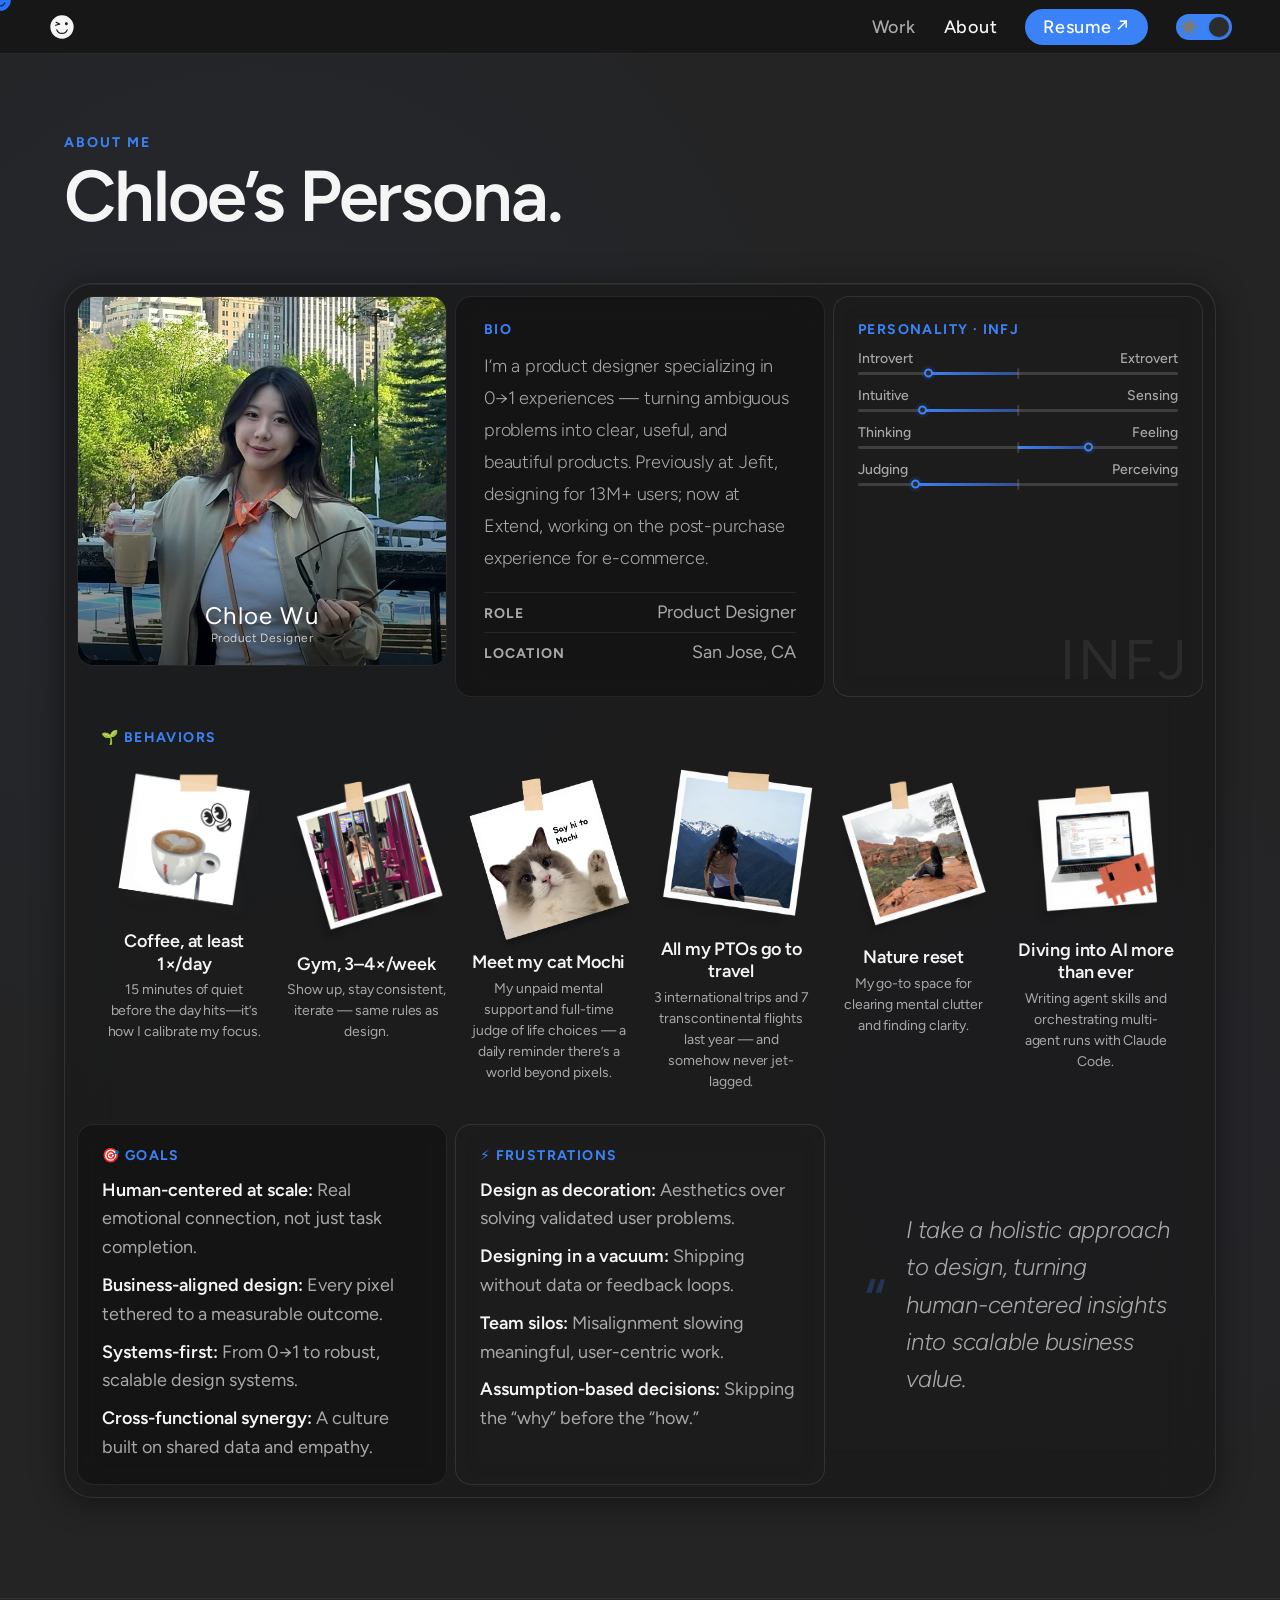
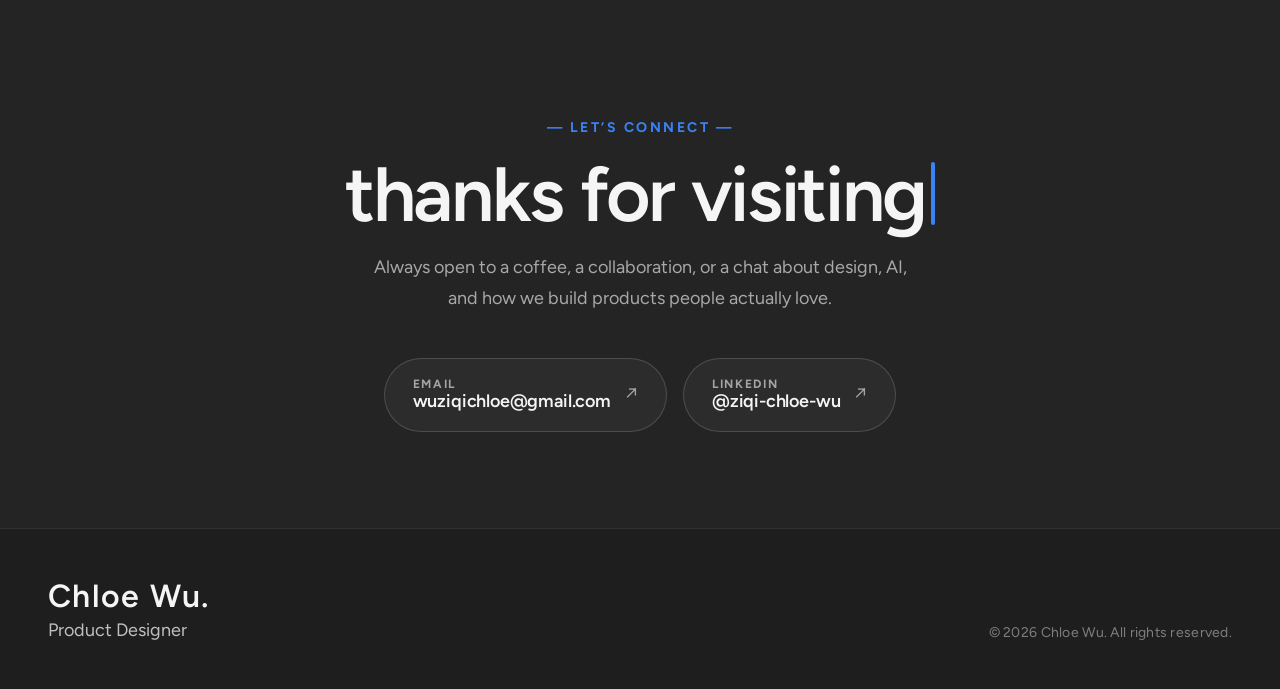
<file: about.html>
<!DOCTYPE html>
<html lang="en" data-theme="light">
<head>
<meta charset="UTF-8">
<meta name="viewport" content="width=device-width, initial-scale=1.0">
<title>About — Ziqi (Chloe) Wu, Product Designer</title>
<meta name="description" content="About Ziqi (Chloe) Wu — a product designer focused on AI-driven product experiences, design systems, and turning complex workflows into clear, usable interfaces.">
<meta name="author" content="Ziqi (Chloe) Wu">
<link rel="canonical" href="https://ziqi-wu.com/about.html">
<meta property="og:type" content="profile">
<meta property="og:site_name" content="Ziqi (Chloe) Wu">
<meta property="og:url" content="https://ziqi-wu.com/about.html">
<meta property="og:title" content="About — Ziqi (Chloe) Wu, Product Designer">
<meta property="og:description" content="Product designer focused on AI-driven product experiences, design systems, and turning complex workflows into clear, usable interfaces.">
<meta property="og:image" content="https://ziqi-wu.com/banner.png">
<meta property="og:image:width" content="524">
<meta property="og:image:height" content="250">
<meta name="twitter:card" content="summary_large_image">
<meta name="twitter:title" content="About — Ziqi (Chloe) Wu, Product Designer">
<meta name="twitter:description" content="Product designer focused on AI-driven product experiences, design systems, and complex workflows.">
<meta name="twitter:image" content="https://ziqi-wu.com/banner.png">
<link href="https://fonts.googleapis.com/css2?family=Figtree:ital,wght@0,300;0,400;0,500;0,600;0,700;1,400&display=swap" rel="stylesheet">
<link rel="icon" href="favicon.svg" type="image/svg+xml">
<link rel="icon" href="favicon-32.png" sizes="32x32" type="image/png">
<link rel="apple-touch-icon" href="apple-touch-icon.png">
<link rel="stylesheet" href="tokens.css">
<style>
*,*::before,*::after{box-sizing:border-box;margin:0;padding:0;}
html{scroll-behavior:smooth;font-size:120%;}
body {
  background:var(--bg); color:var(--ink);
  font-family:var(--font-body);
  overflow-x:hidden; cursor:none;
  -webkit-font-smoothing:antialiased;
  transition:background .4s,color .4s;
}
/* Force system cursor off everywhere so it never co-exists with #cur.
   Overridden in the mobile media query below where #cur is hidden. */
html, body, body *, body *::before, body *::after { cursor:none !important; }

/* ─────────────────────────────────────
   CURSOR — SVG, accent color baked into fill
───────────────────────────────────── */
#cur {
  position:fixed; z-index:9999; pointer-events:none;
  width:26px; height:26px;
  transform:translate(-50%,-50%);
  background:url('assets/images/cursor_default.svg') center / contain no-repeat;
  transition:width .2s cubic-bezier(.34,1.56,.64,1),
             height .2s cubic-bezier(.34,1.56,.64,1);
}
#cur.hover {
  width:30px; height:30px;
  background-image:url('assets/images/cursor_tap.svg');
}
/* Both cursors share accent (#2563EB) strokes with white detail; brighten in dark mode. */
[data-theme="dark"] #cur,
[data-theme="dark"] #cur.hover { filter:brightness(1.15) saturate(1.1); }

/* ─────────────────────────────────────
   NAV
───────────────────────────────────── */
nav {
  position:fixed; top:0; left:0; right:0; z-index:300;
  height:54px; display:flex; align-items:center; justify-content:space-between;
  padding:0 48px;
  background:var(--nav-bg);
  backdrop-filter:blur(20px);
  border-bottom:1px solid var(--border);
  transition:background .4s,border-color .4s;
}
.nav-logo {
  display:inline-flex; align-items:center;
  color:var(--ink); text-decoration:none; transition:color .4s;
  line-height:0;
}
.nav-logo:hover .nav-logo-mark{transform:rotate(-8deg);}
.nav-logo-mark {
  width:28px; height:28px; display:block;
  transition:transform .25s cubic-bezier(.34,1.56,.64,1);
}
.nav-r{display:flex;align-items:center;gap:28px;}
.nav-links{display:flex;gap:28px;list-style:none;}
.nav-links a { font-size:var(--fs-base); font-weight:var(--fw-medium); letter-spacing:.04em; color:var(--ink-2); text-decoration:none; transition:color .2s; }
.nav-links a:hover{color:var(--ink);}
.nav-cta { color:#fff!important; background:var(--accent)!important; padding:7px 18px; border-radius:100px; transition:opacity .2s!important; }
.nav-cta:hover{opacity:.88;}

/* Theme toggle */
.t-tog{position:relative;width:56px;height:26px;cursor:none;}
.t-tog input{position:absolute;opacity:0;width:0;height:0;}
.t-track{position:absolute;inset:0;background:var(--border-h);border-radius:100px;transition:background .3s;display:flex;align-items:center;justify-content:space-between;padding:0 3px;}
.t-tog input:checked~.t-track{background:var(--accent);}
.t-icon{display:block;width:20px;height:20px;color:var(--ink-3);z-index:1;transition:opacity .25s;flex-shrink:0;}
.t-sun{opacity:0;}.t-moon{opacity:1;}
[data-theme="dark"] .t-sun{opacity:1;}[data-theme="dark"] .t-moon{opacity:0;}
.t-knob{position:absolute;top:3px;left:3px;width:20px;height:20px;background:var(--surf);border-radius:50%;transition:transform .28s cubic-bezier(.4,0,.2,1);pointer-events:none;z-index:2;box-shadow:0 1px 3px rgba(0,0,0,.2);}
.t-tog input:checked~.t-knob{transform:translateX(30px);}

/* ─────────────────────────────────────
   HERO — full page, type-forward
───────────────────────────────────── */
#home {
  min-height:100vh; padding-top:54px;
  display:flex; flex-direction:column;
  align-items:center; justify-content:center;
  position:relative; overflow:hidden;
  text-align:center;
}

/* ── Headline block — takes most of hero ── */
.h-block {
  display:flex; flex-direction:column; align-items:center;
  padding:0 48px;
  position:relative; z-index:1;
  width:100%; max-width:1100px;
  gap:0;
}

/* Subtle blueprint grid */
.h-block::before {
  content:''; position:absolute; inset:0; z-index:0; pointer-events:none;
  background-image:
    linear-gradient(var(--border) 1px, transparent 1px),
    linear-gradient(90deg, var(--border) 1px, transparent 1px);
  background-size:80px 80px;
  mask-image:linear-gradient(to bottom,transparent,rgba(0,0,0,.4) 40%,rgba(0,0,0,.4) 80%,transparent);
}

/* ── GLOW EFFECT ── */
.glow-stage {
  position:relative; z-index:1;
  --mx: 50%; --my: 50%;
}

/* The glow orb follows mouse */
.glow-stage::before {
  content:''; position:absolute; z-index:0; pointer-events:none;
  width:600px; height:600px; border-radius:50%;
  background:radial-gradient(circle, rgba(var(--glow-r),.12) 0%, transparent 70%);
  left:var(--mx); top:var(--my);
  transform:translate(-50%,-50%);
  transition:left .1s ease,top .1s ease;
  filter:blur(20px);
}

.hero-title {
  font-family:var(--font-display);font-weight:var(--fw-semibold);
  font-size:clamp(var(--fs-2xl),9vw,var(--fs-display-lg));
  line-height:.92; letter-spacing:.01em;
  color:var(--ink);
  position:relative; z-index:1;
  text-align:center;
  margin-bottom:0;
}

/* Individual chars get glow on hover proximity */
.hero-title .gc {
  display:inline-block;
  transition:color .25s ease, text-shadow .25s ease;
}
.hero-title .gc.glow {
  color:var(--accent);
  text-shadow:
    0 0 40px rgba(var(--glow-r),.5),
    0 0 100px rgba(var(--glow-r),.25);
}

/* ── Bottom info bar ── */
.h-bar {
  display:flex; flex-direction:column; align-items:center;
  width:100%; max-width:800px;
  margin-top:36px;
  padding:0 48px;
}
.h-bar-l { width:100%; text-align:center; }
.h-bar-r { display:none; }  /* stats now in h-bar-l */
.h-bar-c {
  display:none;
}
.hero-greeting {
  font-size:clamp(var(--fs-md),2.2vw,var(--fs-lg));   /* bigger — more noticeable */
  font-weight:var(--fw-medium);
  color:var(--ink);                       /* full ink — not muted */
  letter-spacing:-.02em;
  text-align:center;
  margin-bottom:20px;
  opacity:0;
  display:flex;
  align-items:center;
  justify-content:center;
  gap:10px;
}

/* Waving hand emoji animation */
.wave-hand {
  display:inline-block;
  font-size:1.2em;
  transform-origin:70% 80%;       /* pivot at wrist */
  animation-name: wave;
  animation-duration: 2s;
  animation-timing-function: ease-in-out;
  animation-delay: 0.7s;
  animation-iteration-count: 1;
  animation-fill-mode: forwards;
}
@keyframes wave {
  0%   { transform:rotate(0deg); }
  10%  { transform:rotate(18deg); }
  20%  { transform:rotate(-8deg); }
  30%  { transform:rotate(18deg); }
  40%  { transform:rotate(-4deg); }
  50%  { transform:rotate(14deg); }
  60%  { transform:rotate(0deg); }
  100% { transform:rotate(0deg); }
}

/* Greeting text — slight highlight to stand out from noise */
.hero-greeting-text {
  color: var(--ink);
  font-weight:var(--fw-medium);
}
.h-bar-eyebrow { font-size:var(--fs-sm); font-weight:var(--fw-bold); letter-spacing:.14em; text-transform:uppercase; color:var(--accent); margin-bottom:28px; text-align:center; }
.h-bar-sub { font-size:var(--fs-base); font-weight:var(--fw-light); color:var(--ink-2); line-height:1.7; max-width:38ch; text-align:center; letter-spacing:-.01em; }
.h-bar-cta { display:flex; flex-direction:row; gap:12px; align-items:center; justify-content:center; margin-top:28px; }
.h-avail { display:flex; align-items:center; gap:6px; font-size:var(--fs-sm); font-weight:var(--fw-semibold); letter-spacing:.1em; text-transform:uppercase; color:var(--ink-2); margin-bottom:6px; }
.h-avail-dot { width:7px; height:7px; background:#22C55E; border-radius:50%; animation:pulse 2s ease-in-out infinite; }
.btn-fill { display:inline-flex; align-items:center; gap:6px; background:var(--ink); color:var(--bg); padding:13px 26px; border-radius:100px; font-size:var(--fs-base); font-weight:var(--fw-semibold); text-decoration:none; transition:background .2s, transform .15s; }
.btn-fill:hover{background:var(--accent);transform:translateY(-2px);}
.btn-outline { display:inline-flex; align-items:center; gap:6px; color:var(--ink-2); font-size:var(--fs-base); font-weight:var(--fw-medium); text-decoration:none; padding:13px 20px; border-radius:100px; border:1.5px solid var(--border-h); transition:color .2s, border-color .2s, transform .15s; }
.btn-outline:hover{color:var(--ink);border-color:var(--ink);transform:translateY(-1px);}

/* ─────────────────────────────────────
   TICKER
───────────────────────────────────── */
.ticker { overflow:hidden; white-space:nowrap; border-top:1px solid var(--border); border-bottom:1px solid var(--border); padding:10px 0 13px; background:var(--bg-2); transition:background .4s; }
.ticker-inner { display:inline-flex; animation:ticker 24s linear infinite; }
.t-item { display:inline-flex; align-items:center; gap:18px; padding:0 30px; font-size:var(--fs-base); font-weight:var(--fw-semibold); letter-spacing:.06em; text-transform:uppercase; color:var(--ink-3); line-height:1; }
.t-sep { width:4px; height:4px; border-radius:50%; background:var(--accent); flex-shrink:0; }
@keyframes ticker{from{transform:translateX(0);}to{transform:translateX(-50%);}}

/* ─────────────────────────────────────
   WORK — sticky 1/3 left · 2/3 image right
───────────────────────────────────── */
#work { background:var(--bg); transition:background .4s; }
.sec-ey { font-size:var(--fs-sm); font-weight:var(--fw-bold); letter-spacing:.14em; text-transform:uppercase; color:var(--accent); margin-bottom:10px; display:block; }
.sec-h { font-family:var(--font-display); font-weight:var(--fw-semibold); font-size:clamp(var(--fs-xl),6vw,var(--fs-5xl)); line-height:1.05; letter-spacing:-.03em; color:var(--ink); }
.sec-note { max-width:28ch; font-size:var(--fs-base); color:var(--ink-2); line-height:1.7; }

/* Section header */
.work-hdr {
  padding:80px 64px 56px;
  display:flex; align-items:flex-end; justify-content:space-between;
  border-bottom:1px solid var(--border);
}

/* ── Two-column: 20% left sticky · 80% right ── */
.work-body {
  display:grid;
  grid-template-columns:1fr 4fr;   /* ← 20% : 80% */
  align-items:start;
}

/* LEFT: sticky, centered vertically */
.work-left {
  position:sticky; top:0; height:100vh;
  display:flex; flex-direction:column;
  justify-content:center;          /* center content vertically */
  padding:48px 40px;
  border-right:1px solid var(--border);
  overflow:hidden;
  background:var(--bg);
  transition:background .4s;
}

/* ── Mini index ── */
.proj-index {
  display:flex; flex-direction:column; gap:0;
  border-top:1px solid var(--border);
}
.proj-idx-row {
  display:flex; align-items:center; gap:12px;
  padding:14px 0; border-bottom:1px solid var(--border);
  cursor:pointer; transition:opacity .3s, padding-left .3s;
  opacity:.28;
}
.proj-idx-row:hover { opacity:.6; }
.proj-idx-row.active { opacity:1; padding-left:4px; }
.proj-idx-num {
  font-family:var(--font-display); font-size:var(--fs-base); font-weight:var(--fw-semibold);
  letter-spacing:.02em; color:var(--ink-3); width:36px;
  flex-shrink:0; transition:color .3s;
}
.proj-idx-row.active .proj-idx-num { color:var(--accent); }
.proj-idx-label {
  font-size:var(--fs-md); font-weight:var(--fw-medium); color:var(--ink-2);
  letter-spacing:-.02em; flex:1; transition:color .3s;
}
.proj-idx-row.active .proj-idx-label { color:var(--ink); }
/* Animated accent bar on the right */
.proj-idx-tick {
  height:1.5px; width:0; background:var(--accent);
  border-radius:1px;
  transition:width .4s cubic-bezier(.22,1,.36,1);
}
.proj-idx-row.active .proj-idx-tick { width:24px; }

/* proj-detail removed — info lives on image */

/* Tags */
.proj-dtags { display:flex; gap:5px; flex-wrap:wrap; margin-bottom:14px; }
.proj-dtag {
  font-size:var(--fs-2xs); font-weight:var(--fw-semibold); letter-spacing:.08em; text-transform:uppercase;
  color:var(--accent); border:1px solid rgba(37,99,235,.25);
  background:rgba(37,99,235,.06);
  padding:3px 9px; border-radius:100px;
}
[data-theme="dark"] .proj-dtag {
  color:var(--accent); border-color:rgba(59,130,246,.3);
  background:rgba(59,130,246,.08);
}

.proj-dname {
  font-family:var(--font-body);
  font-size:clamp(var(--fs-lg),2.8vw,var(--fs-2xl)); font-weight:var(--fw-medium);
  line-height:1.08; letter-spacing:-.025em;
  color:var(--ink); margin-bottom:14px;
}

/* Metrics row */
.proj-dmetrics { display:flex; gap:24px; flex-wrap:wrap; margin-bottom:28px; }
.proj-dmet-val {
  font-family:var(--font-display);font-weight:var(--fw-semibold);
  font-size:var(--fs-lg); letter-spacing:.01em; color:var(--accent); line-height:1;
}
.proj-dmet-lbl {
  font-size:var(--fs-sm); font-weight:var(--fw-semibold); letter-spacing:.06em;
  text-transform:uppercase; color:var(--ink-3); margin-top:3px;
}

/* Divider between metrics and link */
.proj-dhr {
  width:100%; height:1px; background:var(--border);
  margin-bottom:20px;
}

/* CTA link — more refined */
.proj-dlink {
  display:inline-flex; align-items:center; gap:8px;
  font-size:var(--fs-md); font-weight:var(--fw-semibold); letter-spacing:-.01em;
  color:var(--ink); text-decoration:none;
  transition:color .2s, gap .2s;
}
.proj-dlink:hover { color:var(--accent); gap:12px; }
.proj-dlink-arrow {
  width:28px; height:28px; border-radius:50%;
  border:1.5px solid var(--border-h);
  display:inline-flex; align-items:center; justify-content:center;
  font-size:var(--fs-sm);
  transition:background .2s, border-color .2s, transform .2s;
}
.proj-dlink:hover .proj-dlink-arrow {
  background:var(--accent); border-color:var(--accent); color:#fff;
  transform:rotate(45deg);
}

/* RIGHT: scrolling image panels — 2/3 width, full-screen height */
.work-right { display:flex; flex-direction:column; }

.proj-panel {
  height:100vh; position:relative; overflow:hidden;
  display:flex; align-items:flex-end;   /* info anchored bottom-left */
  border-bottom:1px solid rgba(255,255,255,.06);
}

/* Full-bleed image / gradient background */
.proj-panel-bg {
  position:absolute; inset:0;
  background-size:cover; background-position:center;
  transition:transform .7s cubic-bezier(.22,1,.36,1);
}
.proj-panel:hover .proj-panel-bg { transform:scale(1.025); }

/* Dark vignette at bottom for readability */
.proj-panel::after {
  content:''; position:absolute; inset:0; z-index:1;
  pointer-events:none;
  background:linear-gradient(
    to top,
    rgba(0,0,0,.72) 0%,
    rgba(0,0,0,.35) 30%,
    transparent 60%
  );
}

/* Project info overlaid at bottom of image */
.proj-panel-info {
  position:relative; z-index:2;
  padding:32px 40px;
  width:100%;
}
.proj-panel-tags { display:flex; gap:6px; margin-bottom:10px; flex-wrap:wrap; }
.proj-panel-tag {
  font-size:var(--fs-base); font-weight:var(--fw-bold); letter-spacing:.06em; text-transform:uppercase;
  color:rgba(255,255,255,.65);
  border:1px solid rgba(255,255,255,.2);
  padding:2px 8px; border-radius:100px;
  backdrop-filter:blur(8px);
}
.proj-panel-title {
  font-family:var(--font-display);font-weight:var(--fw-semibold);
  font-size:clamp(var(--fs-xl),5vw,var(--fs-5xl)); line-height:.95;
  letter-spacing:.02em; color:#fff; margin-bottom:8px;
}
.proj-panel-desc {
  font-size:var(--fs-base); font-weight:var(--fw-light);
  color:rgba(255,255,255,.65); line-height:1.65;
  max-width:52ch; margin-bottom:20px;
}
.proj-panel-metrics { display:flex; gap:28px; flex-wrap:wrap; margin-bottom:24px; }
.proj-panel-met-val {
  font-family:var(--font-display);font-weight:var(--fw-semibold);
  font-size:var(--fs-lg); letter-spacing:.02em; color:#fff; line-height:1;
}
.proj-panel-met-lbl {
  font-size:var(--fs-sm); font-weight:var(--fw-bold); letter-spacing:.06em;
  text-transform:uppercase; color:rgba(255,255,255,.5); margin-top:2px;
}
.proj-panel-link {
  display:inline-flex; align-items:center; gap:6px;
  font-size:var(--fs-xs); font-weight:var(--fw-bold); letter-spacing:.1em; text-transform:uppercase;
  color:#fff; text-decoration:none;
  border-bottom:1.5px solid rgba(255,255,255,.5); padding-bottom:1px;
  transition:border-color .2s, color .2s;
}
.proj-panel-link:hover { border-color:#fff; }

/* Placeholder icon when no image */
.proj-panel-ph {
  position:absolute; top:50%; left:50%;
  transform:translate(-50%,-60%);   /* slightly above center */
  display:flex; flex-direction:column;
  align-items:center; gap:12px; text-align:center;
  z-index:2; pointer-events:none;
}
.proj-panel-icon {
  width:72px; height:72px; border-radius:18px;
  background:rgba(255,255,255,.10);
  border:1.5px solid rgba(255,255,255,.2);
  display:flex; align-items:center; justify-content:center;
  font-size:var(--fs-lg);
}
.proj-panel-ph-label {
  font-size:var(--fs-xs); font-weight:var(--fw-semibold); letter-spacing:.14em;
  text-transform:uppercase; color:rgba(255,255,255,.35);
}

/* Ghost number — decorative watermark */
.proj-panel-ghost {
  position:absolute; top:24px; right:28px; z-index:2;
  font-family:var(--font-display);font-weight:var(--fw-semibold); font-size:var(--fs-display);
  letter-spacing:-.03em; color:rgba(255,255,255,.08);
  line-height:1; pointer-events:none; user-select:none;
}



/* ─────────────────────────────────────
   ABOUT — Compact Bento Persona
───────────────────────────────────── */
#about {
  background: var(--bg-2);
  padding: 134px 64px 100px;
  transition: background .4s;
  position: relative;
}
/* Subtle gradient backdrop so glass reads clearly */
#about::before {
  content: '';
  position: absolute; inset: 0; z-index: 0; pointer-events: none;
  background:
    radial-gradient(ellipse 70% 60% at 20% 30%, rgba(37,99,235,.06) 0%, transparent 70%),
    radial-gradient(ellipse 60% 50% at 80% 70%, rgba(99,37,235,.04) 0%, transparent 60%);
}
.about-wrap { position: relative; z-index: 1; }
.about-wrap { max-width: 1200px; margin: 0 auto; }

.about-heading { margin-bottom: 48px; }
.about-heading .sec-ey { margin-bottom: 8px; }
.about-heading h2 {
  font-family: var(--font-display);
  font-weight: var(--fw-semibold);
  font-size: clamp(var(--fs-xl), 6vw, var(--fs-5xl));
  line-height: 1.05; letter-spacing: -.03em; color: var(--ink);
}

/* ── Outer card ── */
.bento-card {
  /* Glassmorphism */
  background: rgba(255,255,255,0.62);
  backdrop-filter: blur(24px) saturate(160%);
  -webkit-backdrop-filter: blur(24px) saturate(160%);
  border: 1px solid rgba(255,255,255,0.72);
  border-radius: 28px;
  padding: 12px;
  box-shadow: 0 4px 32px rgba(0,0,0,.07), 0 1px 0 rgba(255,255,255,.9) inset;
  transition: background .4s, border-color .4s;
}
[data-theme="dark"] .bento-card {
  background: rgba(26,26,26,0.72);
  backdrop-filter: blur(24px) saturate(140%);
  -webkit-backdrop-filter: blur(24px) saturate(140%);
  border: 1px solid rgba(255,255,255,0.10);
  box-shadow: 0 4px 32px rgba(0,0,0,.45), 0 1px 0 rgba(255,255,255,.05) inset;
}

/* ── Bento grid ── */
.bento {
  display: grid;
  grid-template-columns: repeat(12, 1fr);
  gap: 8px;
}

/* ── Base tile ── */
.bt {
  border-radius: 16px;
  overflow: hidden;
  position: relative;
  transition: transform .35s cubic-bezier(.22,1,.36,1), box-shadow .35s;
}
.bt:hover { transform: translateY(-2px); box-shadow: 0 8px 28px rgba(0,0,0,.07); }
[data-theme="dark"] .bt:hover { box-shadow: 0 8px 28px rgba(0,0,0,.4); }

/* ── Light-only surfaces ── */
.bt-a {
  background: rgba(242,242,242,0.78);
  border: 1px solid rgba(255,255,255,0.68);
  backdrop-filter: blur(12px);
  -webkit-backdrop-filter: blur(12px);
}
.bt-b {
  background: rgba(255,255,255,0.72);
  border: 1px solid rgba(255,255,255,0.82);
  backdrop-filter: blur(12px);
  -webkit-backdrop-filter: blur(12px);
}
[data-theme="dark"] .bt-a {
  background: rgba(20,20,20,0.72);
  border: 1px solid rgba(255,255,255,0.08);
}
[data-theme="dark"] .bt-b {
  background: rgba(30,30,30,0.78);
  border: 1px solid rgba(255,255,255,0.10);
}
/* Photo tile stays dark so portrait reads, everything else light */
.bt-photo-dark { background: var(--ink); }

/* Column spans */
.bc-3  { grid-column: span 3; }
.bc-4  { grid-column: span 4; }
.bc-5  { grid-column: span 5; }
.bc-6  { grid-column: span 6; }
.bc-8  { grid-column: span 8; }
.bc-12 { grid-column: span 12; }

/* Row spans */
.br-2  { grid-row: span 2; }

/* ── Shared label ── */
.bt-label {
  display: block;
  font-size:var(--fs-sm); font-weight:var(--fw-bold); letter-spacing: .1em;
  text-transform: uppercase; color: var(--accent);
  margin-bottom: 12px;
}

/* ══════════════════════════════════════
   TILE: PHOTO
   ══════════════════════════════════════ */
.bt-photo-tile {
  display: flex; flex-direction: column;
  align-items: center; justify-content: flex-end;
  text-align: center;
  aspect-ratio: 1;
  padding: 0;
  position: relative; overflow: hidden;
  gap: 0;
}
.bt-photo-tile::after {
  content:''; position:absolute; inset:0; z-index:2; pointer-events:none;
  background:linear-gradient(to bottom, transparent 40%, rgba(0,0,0,.6) 100%);
}
.bt-photo-bg { display:none; }
.bt-portrait {
  position:absolute; inset:0; z-index:1;
  width:100%; height:100%; border-radius:0;
  border:none;
  background:var(--bg-2);
  display:flex; align-items:center; justify-content:center;
  overflow:hidden; margin:0; flex-shrink:0;
  box-shadow:none;
}
.bt-portrait img { width:100%; height:100%; object-fit:cover; border-radius:0; }
.bt-portrait-ph { display:flex; flex-direction:column; align-items:center; gap:8px; justify-content:center; }
.bt-portrait-ph svg { opacity:.3; }
.bt-portrait-ph span {
  font-size:var(--fs-2xs); font-weight:var(--fw-semibold); letter-spacing:.12em;
  text-transform:uppercase; color:rgba(0,0,0,.3);
}
.bt-photo-text { position:absolute; bottom:0; left:0; right:0; z-index:3; padding:20px; }
.bt-photo-name {
  font-family: var(--font-accent);
  font-size:var(--fs-md); letter-spacing: .05em; color: #fff; line-height: 1; margin-bottom: 3px;
}
.bt-photo-role {
  font-size:var(--fs-xs); font-weight:var(--fw-regular);
  color: rgba(255,255,255,.72); letter-spacing: .04em;
}
/* bt-badge removed */

/* ══════════════════════════════════════
   TILE: BIO
   ══════════════════════════════════════ */
.bt-bio-tile {
  padding: 24px 28px;
  display: flex; flex-direction: column; justify-content: flex-start;
}
.bt-bio-text {
  font-size:var(--fs-base); font-weight:var(--fw-light); color: var(--ink-2);
  line-height: 1.78; letter-spacing: -.01em;
}
.bt-detail-rows { display: flex; flex-direction: column; margin-top: 18px; border-top: 1px solid var(--border); }
.bt-detail-row {
  display: flex; justify-content: space-between; align-items: baseline;
  padding: 7px 0; border-bottom: 1px solid var(--border);
}
.bt-detail-row:last-child { border-bottom: none; }
.bt-detail-k {
  font-size:var(--fs-sm); font-weight:var(--fw-bold); letter-spacing: .08em;
  text-transform: uppercase; color: var(--ink-2); flex-shrink: 0;
}
.bt-detail-v {
  font-size:var(--fs-base); font-weight:var(--fw-regular); color: var(--ink-2);
  text-align: right; line-height: 1.4; max-width: 60%;
}

/* ══════════════════════════════════════
   TILE: INFJ SLIDERS
   ══════════════════════════════════════ */
.bt-infj-tile {
  padding: 24px 24px; position: relative; overflow: hidden;
}
.bt-infj-tile::before {
  content: 'INFJ'; position: absolute;
  right: 12px; bottom: 8px;
  font-family: var(--font-accent);
  font-size:var(--fs-3xl); letter-spacing: .06em;
  color: var(--border); line-height: 1;
  pointer-events: none; user-select: none; z-index: 0;
}
.bt-infj-tile > * { position: relative; z-index: 1; }
.bt-slider-row { margin-bottom: 12px; }
.bt-slider-row:last-child { margin-bottom: 0; }
.bt-slider-labels {
  display: flex; justify-content: space-between;
  font-size:var(--fs-sm); color: var(--ink-2); font-weight:var(--fw-medium); margin-bottom: 5px;
}
.bt-slider-track {
  height: 3px; border-radius: 2px;
  background: var(--border-h); position: relative;
}
.bt-slider-track::after {
  content: ''; position: absolute;
  top: -4px; left: 50%; transform: translateX(-50%);
  width: 1.5px; height: 11px;
  background: var(--border-h); border-radius: 1px;
}
.bt-slider-fill {
  position: absolute; top: 0; height: 100%; border-radius: 2px;
  background: linear-gradient(90deg, var(--accent), rgba(37,99,235,.45));
}
.bt-slider-dot {
  position: absolute; top: 50%; transform: translateY(-50%);
  width: 9px; height: 9px; border-radius: 50%;
  background: var(--surf); border: 2px solid var(--accent);
  box-shadow: 0 0 0 3px rgba(37,99,235,.12); z-index: 1;
  transition: background .4s;
}

/* ══════════════════════════════════════
   TILE: BEHAVIORS — frameless, polaroids overflow the tile edges
   ══════════════════════════════════════ */
.bt-behaviors-tile {
  background: transparent;
  border: none;
  backdrop-filter: none;
  -webkit-backdrop-filter: none;
  overflow: visible;
  padding: 24px 24px 24px;
}
.bt-behaviors-tile:hover { transform: none; box-shadow: none; }
[data-theme="dark"] .bt-behaviors-tile { background: transparent; border: none; }
.bt-behaviors-tile .bt-label { text-align: left; }

/* Single horizontal row of 6 polaroids */
.bt-beh-grid {
  display: grid;
  grid-template-columns: repeat(6, 1fr);
  gap: 16px;
  margin: 20px auto 0;
  align-items: start;
  justify-items: center;
}
/* Polaroid card: tight white frame, no internal slack */
.bt-beh-card {
  width: 100%;
  max-width: 280px;
  background: var(--surf);
  border: none;
  padding: 8px 8px 14px;
  border-radius: 3px;
  box-shadow: 0 18px 32px rgba(0,0,0,0.16),
              0 6px 12px rgba(0,0,0,0.08);
  display: flex; flex-direction: column; gap: 6px;
  transition: transform .35s cubic-bezier(.22,1,.36,1), box-shadow .35s;
}
[data-theme="dark"] .bt-beh-card {
  box-shadow: 0 18px 32px rgba(0,0,0,0.55),
              0 6px 12px rgba(0,0,0,0.35);
}
.bt-beh-card:hover {
  transform: translateY(-6px) scale(1.03);
  box-shadow: 0 26px 44px rgba(0,0,0,0.22),
              0 8px 16px rgba(0,0,0,0.12);
}
/* Pre-framed polaroid images (Mochi · Nature) — the image already carries
   its own white frame + tape, so drop the duplicate CSS frame and shadow */
.bt-beh-card--photo,
[data-theme="dark"] .bt-beh-card--photo {
  background: transparent;
  padding: 0;
  box-shadow: none;
  gap: 4px;
}
.bt-beh-card--photo:hover {
  box-shadow: none;
  transform: translateY(-6px) scale(1.03);
}
.bt-beh-photo {
  width: 100%;
  height: auto;
  display: block;
}
/* Mochi polaroid carries extra transparent padding in the PNG — scale up so
   the visible photo matches the edge-to-edge cards alongside it */
.bt-beh-photo--mochi {
  transform: scale(1.2);
  transform-origin: center;
}

.bt-beh-icon {
  width: 100%;
  aspect-ratio: 1;
  height: auto;
  display: block;
  line-height: 1;
  border-radius: 0;
  overflow: hidden;
  box-shadow: none;
}
img.bt-beh-icon { object-fit: cover; }
.bt-beh-icon-ph {
  display: flex;
  align-items: center;
  justify-content: center;
  font-size: var(--fs-3xl);
  color: rgba(255,255,255,0.95);
  text-shadow: 0 2px 8px rgba(0,0,0,0.18);
}
.bt-beh-name {
  font-size:var(--fs-base); font-weight:var(--fw-semibold); color: var(--ink);
  letter-spacing: -.01em; line-height: 1.25;
  text-align: center;
  padding: 0 4px;
  margin-top: 2px;
}
.bt-beh-desc {
  font-size: var(--fs-sm);
  font-weight: var(--fw-regular);
  color: var(--ink-2);
  line-height: 1.5;
  letter-spacing: -.005em;
  text-align: center;
  padding: 0 4px;
}

/* ══════════════════════════════════════
   TILE: LIST
   ══════════════════════════════════════ */
.bt-list-tile { padding: 22px 24px; }
.bt-list { display: flex; flex-direction: column; gap: 9px; margin-top: 4px; }
.bt-list-item {
  font-size:var(--fs-base); font-weight:var(--fw-regular); color: var(--ink-2); line-height: 1.6;
}
.bt-list-item strong { color: var(--ink); font-weight:var(--fw-semibold); }

/* ══════════════════════════════════════
   TILE: QUOTE — accent bg
   ══════════════════════════════════════ */
.bt-quote-tile {
  background: transparent;
  padding: 28px 32px;
  display: flex; align-items: center; gap: 20px;
}
.bt-quote-mark {
  font-family: var(--font-accent);
  font-size:var(--fs-4xl); line-height: 1;
  color: var(--accent); opacity: .25; flex-shrink: 0;
  user-select: none; margin-top: -4px;
}
.bt-quote-body {
  font-size:var(--fs-md); font-weight:var(--fw-light); font-style: italic;
  color: var(--ink-2); line-height: 1.55;
  border: none; padding: 0; margin: 0; letter-spacing: -.01em; flex: 1;
}

/* ── Responsive ── */
@media (max-width:1024px) and (min-width:768px) {
  #about { padding: 72px 36px; }
  .bento-card { padding: 10px; border-radius: 22px; }
  .bento { gap: 8px; }
  .bc-3 { grid-column: span 6; }
  .bc-5 { grid-column: span 6; }
  .bc-6 { grid-column: span 12; }
  .bt-beh-grid { grid-template-columns: repeat(3, 1fr); }
}
@media (max-width:767px) {
  #about { padding: 56px 20px; }
  .bento-card { padding: 8px; border-radius: 18px; }
  .bento { gap: 7px; }
  .bento > .bt { grid-column: 1/-1 !important; grid-row: auto !important; }
  .bt-photo-tile { min-height: 240px; }
  /* Behaviors: 2 columns on small screens */
  .bt-beh-grid { grid-template-columns: repeat(2, 1fr); gap: 18px; }
  .bt-quote-tile { flex-direction: column; gap: 12px; padding: 24px 22px; }
  .bt-quote-mark { font-size:var(--fs-2xl); }
}

/* ─────────────────────────────────────
   RESUME
───────────────────────────────────── */
#resume { background:var(--bg); padding:100px 48px; transition:background .4s; }
.rinner { max-width:1200px; margin:0 auto; }
.rg { display:grid; grid-template-columns:1.2fr 1fr; gap:80px; }
.rct { font-family:var(--font-display);font-weight:var(--fw-semibold); font-size:var(--fs-md); letter-spacing:.04em; color:var(--ink); margin-bottom:24px; }
.tl{display:flex;flex-direction:column;}
.tli{display:grid;grid-template-columns:1px 1fr;gap:0 20px;padding-bottom:24px;}
.tl-ln{width:1px;background:var(--border-h);position:relative;}
.tl-dot{position:absolute;top:5px;left:50%;transform:translateX(-50%);width:7px;height:7px;border-radius:50%;background:var(--accent);}
.tl-per{font-size:var(--fs-sm);font-weight:var(--fw-bold);letter-spacing:.1em;text-transform:uppercase;color:var(--accent);margin-bottom:4px;}
.tl-role{font-family:var(--font-display);font-weight:var(--fw-semibold);font-size:var(--fs-md);letter-spacing:.03em;color:var(--ink);margin-bottom:2px;}
.tl-co{font-size:var(--fs-base);color:var(--ink-2);margin-bottom:6px;}
.tl-desc{font-size:var(--fs-base);color:var(--ink-2);line-height:1.65;}
.rdl{display:inline-flex;align-items:center;gap:8px;margin-top:28px;border:1.5px solid var(--border-h);padding:11px 22px;font-size:var(--fs-sm);font-weight:var(--fw-bold);letter-spacing:.1em;text-transform:uppercase;text-decoration:none;color:var(--ink);border-radius:100px;transition:all .2s;}
.rdl:hover{background:var(--accent);color:#fff;border-color:var(--accent);}

/* ── End CTA — Chat Soon ── */
#chat{padding:120px 48px 96px;background:var(--bg-2);border-top:1px solid var(--border);transition:background .4s,border-color .4s;}
.chat-inner{max-width:1080px;margin:0 auto;display:flex;flex-direction:column;align-items:center;text-align:center;}
.chat-eyebrow{font-size:var(--fs-sm);font-weight:var(--fw-bold);letter-spacing:.18em;text-transform:uppercase;color:var(--accent);margin-bottom:18px;}
.chat-title{font-family:var(--font-display);font-weight:var(--fw-semibold);font-size:clamp(var(--fs-xl),6vw,var(--fs-6xl));line-height:1.05;letter-spacing:-.03em;color:var(--ink);margin-bottom:14px;min-height:1.1em;}
.chat-title .typer{display:inline;}
.chat-title .typer-caret{display:inline-block;width:.055em;height:.82em;background:var(--accent);margin-left:.06em;vertical-align:-.06em;border-radius:2px;animation:typerBlink 1.05s steps(1) infinite;}
@keyframes typerBlink{50%{opacity:0;}}
@media(prefers-reduced-motion:reduce){.chat-title .typer-caret{animation:none;}}
.chat-sub{font-size:var(--fs-base);color:var(--ink-2);line-height:1.7;max-width:46ch;margin-bottom:44px;}
.chat-links{display:flex;gap:16px;flex-wrap:wrap;justify-content:center;}
.chat-btn{display:inline-flex;align-items:center;gap:14px;padding:18px 28px;border-radius:100px;border:1.5px solid var(--border-h);background:var(--surf);text-decoration:none;color:var(--ink);transition:transform .25s cubic-bezier(.22,1,.36,1),border-color .2s,background .2s,color .2s;}
.chat-btn:hover{transform:translateY(-2px);border-color:var(--accent);background:var(--accent);color:#fff;}
.chat-btn-stack{display:flex;flex-direction:column;align-items:flex-start;line-height:1.2;}
.chat-btn-label{font-size:var(--fs-xs);font-weight:var(--fw-bold);letter-spacing:.14em;text-transform:uppercase;opacity:.6;}
.chat-btn-val{font-size:var(--fs-base);font-weight:var(--fw-semibold);letter-spacing:-.01em;}
.chat-btn-arrow{font-size:var(--fs-base);opacity:.6;transition:transform .2s;}
.chat-btn:hover .chat-btn-arrow{transform:translate(2px,-2px);opacity:1;}
@media(max-width:767px){
  #chat{padding:72px 20px 56px;}
  .chat-links{flex-direction:column;width:100%;}
  .chat-btn{width:100%;justify-content:space-between;padding:16px 22px;}
}

footer{background:var(--ink);color:var(--bg);padding:48px;display:flex;justify-content:space-between;align-items:center;flex-wrap:wrap;gap:20px;border-top:1px solid var(--border);transition:background .4s,color .4s;}
.ft-name{font-family:var(--font-display);font-weight:var(--fw-semibold);font-size:var(--fs-lg);letter-spacing:.04em;}
.ft-tag{font-size:var(--fs-base);color:rgba(245,245,245,.75);margin-top:4px;}
.ft-copy{font-size:var(--fs-sm);color:rgba(245,245,245,.45);letter-spacing:.02em;align-self:flex-end;}
.ft-links{display:flex;gap:28px;list-style:none;}
.ft-links a{font-size:var(--fs-base);font-weight:var(--fw-medium);letter-spacing:.08em;text-transform:uppercase;color:rgba(245,245,245,.75);text-decoration:none;transition:color .2s;}
.ft-links a:hover{color:var(--accent);}

[data-theme="dark"] footer { background:#1E1E1E; }
[data-theme="dark"] .ft-name { color:#F5F5F5; }
[data-theme="dark"] .ft-tag { color:rgba(245,245,245,.75); }
[data-theme="dark"] .ft-links a { color:rgba(245,245,245,.75); }
.reveal{opacity:0;transform:translateY(20px);transition:opacity .6s ease,transform .6s ease;}
.reveal.in{opacity:1;transform:none;}
.enter{opacity:0;animation:fu .6s ease forwards;}
.d1{animation-delay:.05s;}.d2{animation-delay:.18s;}.d3{animation-delay:.32s;}.d4{animation-delay:.48s;}
@keyframes fu{from{opacity:0;transform:translateY(14px);}to{opacity:1;transform:translateY(0);}}
@keyframes pulse{0%,100%{transform:scale(1);}50%{transform:scale(.5);opacity:.5;}}

/* ═══════════════════════════════════════
   RESPONSIVE — 3 breakpoints
═══════════════════════════════════════ */

/* ── Tablet: 768–1024px ── */
@media(max-width:1024px) and (min-width:768px) {
  nav { padding:0 28px; }
  .h-block { padding:36px 28px 0; }
  .h-bar-l, .h-bar-r, .h-bar-c { padding:22px 28px; }
  .work-hdr { padding:60px 36px 44px; }
  .work-left { padding:36px 28px 32px; }
  .proj-panel-info { padding:28px 32px; }
  .proj-panel-title { font-size:clamp(var(--fs-lg),4vw,var(--fs-3xl)); }
  #about, #resume { padding:80px 36px; }
  footer { padding:40px 36px; }
  .ag { gap:40px; }
  .persona-card { grid-template-columns:240px 1fr; }
  .persona-right { padding:32px 32px; }
  .rg { gap:48px; }
}

/* ── Mobile: < 768px ── */
@media(max-width:767px) {
  /* --- Cursor hidden on touch; restore system cursor --- */
  #cur { display:none; }
  html, body, body *, body *::before, body *::after { cursor:auto !important; }
  a, button, label, .hamburger, [role="button"] { cursor:pointer !important; }

  /* --- Nav: hamburger --- */
  nav { padding:0 20px; height:52px; }
  .nav-r { gap:16px; }
  .nav-links { display:none; }          /* hidden by default */
  .nav-links.open {
    display:flex; flex-direction:column;
    position:fixed; top:52px; left:0; right:0;
    background:var(--nav-bg); backdrop-filter:blur(20px);
    border-bottom:1px solid var(--border);
    padding:16px 24px 24px; gap:16px; z-index:299;
  }
  .nav-links.open li { border-bottom:1px solid var(--border); padding-bottom:12px; }
  .nav-links.open li:last-child { border:none; padding:0; }
  .nav-links.open a { font-size:var(--fs-base); color:var(--ink); }
  .nav-links.open .nav-cta { display:inline-flex; width:fit-content; }
  /* Hamburger button */
  .hamburger {
    display:flex; flex-direction:column; gap:4.5px;
    width:24px; cursor:pointer; padding:4px 0;
    border:none; background:none;
  }
  .hamburger span {
    display:block; height:1.5px; width:100%;
    background:var(--ink); border-radius:2px;
    transition:transform .3s ease, opacity .3s ease;
  }
  .hamburger.open span:nth-child(1) { transform:translateY(6px) rotate(45deg); }
  .hamburger.open span:nth-child(2) { opacity:0; }
  .hamburger.open span:nth-child(3) { transform:translateY(-6px) rotate(-45deg); }
  /* Theme toggle stays visible */
  .t-tog { flex-shrink:0; }

  /* --- Hero --- */
  .h-block { padding:24px 20px 0; align-items:center; }
  .h-bar { padding:0 20px; }
  .h-bar-l { text-align:center; }
  .h-bar-cta { justify-content:center; }
  .hero-title { font-size:clamp(var(--fs-xl),11vw,var(--fs-6xl)); }

  /* --- Work section: no sticky, stacked panels --- */
  .work-hdr { padding:48px 20px 36px; flex-direction:column; gap:12px; }
  .work-body { grid-template-columns:1fr; }

  /* Left panel hidden on mobile — info lives on image */
  .work-left { display:none; }

  /* Right panels stack vertically, natural height */
  .proj-panel {
    height:auto;
    min-height:88vw;
    align-items:flex-end;
  }
  .proj-panel-info { padding:24px 20px; }
  .proj-panel-title { font-size:clamp(var(--fs-lg),8vw,var(--fs-2xl)); }
  .proj-panel-desc { font-size:var(--fs-sm); }
  .proj-panel-metrics { gap:18px; }
  .proj-panel-ghost { font-size:var(--fs-4xl); top:16px; right:16px; }
  .proj-panel-icon { width:56px; height:56px; font-size:var(--fs-md); }

  /* --- About --- */
  #about { padding:64px 20px; }
  .persona-card { grid-template-columns:1fr; }
  .persona-left { padding:32px 24px; flex-direction:row; flex-wrap:wrap; gap:20px; text-align:left; align-items:flex-start; }
  .persona-photo { width:80px; height:80px; margin-bottom:0; flex-shrink:0; }
  .persona-name { font-size:var(--fs-md); }
  .persona-role { margin-bottom:0; }
  .persona-status { margin-bottom:0; }
  .persona-contacts { width:100%; }
  .persona-langs { margin-top:16px; padding-top:16px; }
  .persona-right { padding:28px 24px; gap:24px; }
  .persona-attrs { grid-template-columns:1fr; gap:20px; }
  .persona-behaviors { gap:8px; }
  .persona-quote-text { font-size:var(--fs-base); }

  /* --- Resume --- */
  #resume { padding:64px 20px; }
  .rg { grid-template-columns:1fr; gap:36px; }

  /* --- Footer --- */
  footer { padding:40px 20px; flex-direction:column; align-items:flex-start; }

  /* --- Ticker --- */
  .ticker { padding:8px 0; }
}

/* ── Very small: < 420px (covers iPhone SE → 14/15 standard) ── */
@media(max-width:420px) {
  .hero-title { font-size:var(--fs-xl); }
  .proj-panel-title { font-size:var(--fs-md); }
}
</style>
</head>
<body>

<div id="cur"></div>

<nav>
  <a href="index.html#home" class="nav-logo" aria-label="Chloe Wu — home">
    <svg class="nav-logo-mark" viewBox="0 0 48 48" xmlns="http://www.w3.org/2000/svg" aria-hidden="true" focusable="false">
      <path fill="currentColor" d="m24 4a20 20 0 1 0 20 20 20 20 0 0 0 -20-20zm-11 18a1 1 0 0 1 -.27-2l4.53-1.29-3.7-1.85a1 1 0 1 1 .89-1.79l6 3a1 1 0 0 1 -.18 1.93l-7 2a1 1 0 0 1 -.27 0zm20.95 7.32a10.49 10.49 0 0 1 -9.95 6.68 10.49 10.49 0 0 1 -9.95-6.68 1 1 0 0 1 1.9-.63 8.35 8.35 0 0 0 8.05 5.31 8.35 8.35 0 0 0 8.05-5.32 1 1 0 0 1 1.9.64zm-2.45-8.32a2.5 2.5 0 1 1 2.5-2.5 2.5 2.5 0 0 1 -2.5 2.5z"/>
    </svg>
  </a>
  <div class="nav-r">
    <ul class="nav-links" id="navLinks">
      <li><a href="index.html#work" onclick="closeMenu()">Work</a></li>
      <li><a href="about.html" onclick="closeMenu()" aria-current="page" style="color:var(--ink);">About</a></li>
      <li><a href="#" class="nav-cta" onclick="openResumePdf();closeMenu();return false;">Resume ↗</a></li>
    </ul>
    <label class="t-tog" aria-label="Toggle theme">
      <input type="checkbox" id="themeToggle">
      <span class="t-track"><svg class="t-icon t-sun" aria-hidden="true" viewBox="0 0 512 512" fill="currentColor"><path d="M275,59.25V19a19,19,0,0,0-38,0V59.25a19,19,0,0,0,38,0Z"/><path d="M275,493V452.75a19,19,0,0,0-38,0V493a19,19,0,0,0,38,0Z"/><path d="M408.56,130.31,437,101.85A19,19,0,1,0,410.15,75l-28.46,28.46a19,19,0,0,0,26.87,26.87Z"/><path d="M101.85,437l28.46-28.46a19,19,0,0,0-26.87-26.87L75,410.15A19,19,0,1,0,101.85,437Z"/><path d="M452.75,275H493a19,19,0,0,0,0-38H452.75a19,19,0,0,0,0,38Z"/><path d="M19,275H59.25a19,19,0,0,0,0-38H19a19,19,0,0,0,0,38Z"/><path d="M381.69,408.56,410.15,437A19,19,0,0,0,437,410.15l-28.46-28.46a19,19,0,0,0-26.87,26.87Z"/><path d="M75,101.85l28.46,28.46a19,19,0,0,0,26.87-26.87L101.85,75A19,19,0,1,0,75,101.85Z"/><path d="M256,99.74A156.26,156.26,0,1,0,412.26,256,156.26,156.26,0,0,0,256,99.74Zm47.81,268.49a14,14,0,0,1-11.72-25.43,102.19,102.19,0,0,0,51.64-53.45,14,14,0,0,1,25.82,10.82A130.13,130.13,0,0,1,303.81,368.23Z"/></svg><svg class="t-icon t-moon" aria-hidden="true" viewBox="0 0 512 512" fill="currentColor"><path d="m351 361.68c-110.67 0-200.71-90-200.71-200.71a199.92 199.92 0 0 1 50.8-133.45c11.1-12.43-1.29-31.66-17.19-26.73-106.53 33.04-183.9 132.36-183.9 249.75 0 144 117.46 261.46 261.46 261.46 117.39 0 216.7-77.37 249.75-183.9 4.93-15.9-14.3-28.29-26.73-17.22a199.92 199.92 0 0 1 -133.48 50.8z"/><path d="m329.57 118.69 13 3a47.26 47.26 0 0 1 35.43 35.12l3.09 13c4.69 19.81 32.91 19.7 37.47-.13l3-13a47.24 47.24 0 0 1 35.14-35.39l13-3.09c19.81-4.69 19.7-32.91-.13-37.47l-13-3a47.24 47.24 0 0 1 -35.39-35.14l-3.09-13c-4.69-19.81-32.91-19.7-37.47.14l-3 13a47.27 47.27 0 0 1 -35.14 35.4l-13 3.08c-19.85 4.71-19.74 32.92.09 37.48z"/><path d="m257.49 249.9 8.31 1.91a30.17 30.17 0 0 1 22.6 22.44l2 8.29c3 12.65 21 12.58 23.92-.09l1.91-8.31a30.17 30.17 0 0 1 22.44-22.6l8.29-2c12.65-3 12.58-21-.09-23.93l-8.3-1.91a30.14 30.14 0 0 1 -22.6-22.43l-2-8.3c-3-12.64-21-12.58-23.93.09l-1.9 8.31a30.17 30.17 0 0 1 -22.44 22.63l-8.29 2c-12.65 3-12.58 21 .08 23.9z"/></svg></span>
      <span class="t-knob"></span>
    </label>
    <!-- Hamburger — visible only on mobile -->
    <button class="hamburger" id="hamburger" aria-label="Toggle navigation" onclick="toggleMenu()" style="display:none;">
      <span></span><span></span><span></span>
    </button>
  </div>
</nav>


<section id="about">
  <div class="about-wrap">

    <div class="about-heading reveal">
      <span class="sec-ey">About Me</span>
      <h2>Chloe’s Persona.</h2>
    </div>

    <div class="bento-card reveal">
    <div class="bento">

      <!-- ─── ROW 1: Photo(3) · Bio+Details(5) · INFJ(4) ─── -->

      <div class="bt bt-a bt-photo-tile bc-4">
        <div class="bt-photo-bg"></div>
        <div class="bt-portrait">
          <img src="assets/images/avatar.jpg" alt="Chloe Wu portrait" loading="lazy" decoding="async" width="720" height="720">
        </div>
        <div class="bt-photo-text">
          <div class="bt-photo-name">Chloe Wu</div>
          <div class="bt-photo-role">Product Designer</div>
        </div>
      </div>

      <div class="bt bt-a bt-bio-tile bc-4">
        <span class="bt-label">Bio</span>
        <p class="bt-bio-text">I’m a product designer specializing in 0→1 experiences — turning ambiguous problems into clear, useful, and beautiful products. Previously at Jefit, designing for 13M+ users; now at Extend, working on the post-purchase experience for e-commerce.</p>
        <div class="bt-detail-rows">
          <div class="bt-detail-row">
            <span class="bt-detail-k">Role</span>
            <span class="bt-detail-v">Product Designer</span>
          </div>
          <div class="bt-detail-row">
            <span class="bt-detail-k">Location</span>
            <span class="bt-detail-v">San Jose, CA</span>
          </div>

        </div>
      </div>

      <!-- INFJ — Feeling/Thinking: Thinking left, Feeling right -->
      <div class="bt bt-b bt-infj-tile bc-4">
        <span class="bt-label">Personality · INFJ</span>
        <div class="bt-slider-row">
          <div class="bt-slider-labels"><span>Introvert</span><span>Extrovert</span></div>
          <div class="bt-slider-track">
            <div class="bt-slider-fill" style="left:22%;width:28%;"></div>
            <div class="bt-slider-dot" style="left:calc(22% - 4.5px);"></div>
          </div>
        </div>
        <div class="bt-slider-row">
          <div class="bt-slider-labels"><span>Intuitive</span><span>Sensing</span></div>
          <div class="bt-slider-track">
            <div class="bt-slider-fill" style="left:20%;width:30%;"></div>
            <div class="bt-slider-dot" style="left:calc(20% - 4.5px);"></div>
          </div>
        </div>
        <!-- Thinking on left, Feeling on right — dot sits right of center (feeling) -->
        <div class="bt-slider-row">
          <div class="bt-slider-labels"><span>Thinking</span><span>Feeling</span></div>
          <div class="bt-slider-track">
            <!-- Feeling is dominant → dot at 72% (right of center) -->
            <div class="bt-slider-fill" style="left:50%;width:22%;"></div>
            <div class="bt-slider-dot" style="left:calc(72% - 4.5px);"></div>
          </div>
        </div>
        <div class="bt-slider-row">
          <div class="bt-slider-labels"><span>Judging</span><span>Perceiving</span></div>
          <div class="bt-slider-track">
            <div class="bt-slider-fill" style="left:18%;width:32%;"></div>
            <div class="bt-slider-dot" style="left:calc(18% - 4.5px);"></div>
          </div>
        </div>
      </div>

      <!-- ─── ROW 2: Behaviors(12) ─── -->

      <div class="bt bt-a bt-behaviors-tile bc-12">
        <span class="bt-label">🌱 Behaviors</span>
        <div class="bt-beh-grid">
          <div class="bt-beh-card bt-beh-card--photo">
            <img class="bt-beh-photo" src="assets/images/coffee.png" alt="Coffee" loading="lazy" decoding="async" width="1788" height="1698">
            <div class="bt-beh-name">Coffee, at least 1×/day</div>
            <div class="bt-beh-desc">15 minutes of quiet before the day hits—it’s how I calibrate my focus.</div>
          </div>
          <div class="bt-beh-card bt-beh-card--photo">
            <img class="bt-beh-photo" src="assets/images/gym.png" alt="Gym" loading="lazy" decoding="async" width="792" height="859">
            <div class="bt-beh-name">Gym, 3–4×/week</div>
            <div class="bt-beh-desc">Show up, stay consistent, iterate — same rules as design.</div>
          </div>
          <div class="bt-beh-card bt-beh-card--photo">
            <img class="bt-beh-photo bt-beh-photo--mochi" src="assets/images/mochi2.png" alt="Mochi, my cat" loading="lazy" decoding="async" width="659" height="710">
            <div class="bt-beh-name">Meet my cat Mochi</div>
            <div class="bt-beh-desc">My unpaid mental support and full-time judge of life choices — a daily reminder there’s a world beyond pixels.</div>
          </div>
          <div class="bt-beh-card bt-beh-card--photo">
            <img class="bt-beh-photo" src="assets/images/pto.png" alt="Travel" loading="lazy" decoding="async" width="992" height="987">
            <div class="bt-beh-name">All my PTOs go to travel</div>
            <div class="bt-beh-desc">3 international trips and 7 transcontinental flights last year — and somehow never jet-lagged.</div>
          </div>
          <div class="bt-beh-card bt-beh-card--photo">
            <img class="bt-beh-photo" src="assets/images/nature.png" alt="Nature reset" loading="lazy" decoding="async" width="817" height="855">
            <div class="bt-beh-name">Nature reset</div>
            <div class="bt-beh-desc">My go-to space for clearing mental clutter and finding clarity.</div>
          </div>
          <div class="bt-beh-card bt-beh-card--photo">
            <img class="bt-beh-photo" src="assets/images/claude.png" alt="Claude" loading="lazy" decoding="async" width="836" height="836">
            <div class="bt-beh-name">Diving into AI more than ever</div>
            <div class="bt-beh-desc">Writing agent skills and orchestrating multi-agent runs with Claude Code.</div>
          </div>
        </div>
      </div>

      <!-- ─── ROW 3: Goals(4) · Frustrations(4) · Quote(4) ─── -->

      <div class="bt bt-a bt-list-tile bc-4">
        <span class="bt-label">🎯 Goals</span>
        <div class="bt-list">
          <div class="bt-list-item"><strong>Human-centered at scale:</strong> Real emotional connection, not just task completion.</div>
          <div class="bt-list-item"><strong>Business-aligned design:</strong> Every pixel tethered to a measurable outcome.</div>
          <div class="bt-list-item"><strong>Systems-first:</strong> From 0→1 to robust, scalable design systems.</div>
          <div class="bt-list-item"><strong>Cross-functional synergy:</strong> A culture built on shared data and empathy.</div>
        </div>
      </div>

      <div class="bt bt-b bt-list-tile bc-4">
        <span class="bt-label">⚡ Frustrations</span>
        <div class="bt-list">
          <div class="bt-list-item"><strong>Design as decoration:</strong> Aesthetics over solving validated user problems.</div>
          <div class="bt-list-item"><strong>Designing in a vacuum:</strong> Shipping without data or feedback loops.</div>
          <div class="bt-list-item"><strong>Team silos:</strong> Misalignment slowing meaningful, user-centric work.</div>
          <div class="bt-list-item"><strong>Assumption-based decisions:</strong> Skipping the “why” before the “how.”</div>
        </div>
      </div>

      <div class="bt bt-quote-tile bc-4">
        <div class="bt-quote-mark">“</div>
        <blockquote class="bt-quote-body">I take a holistic approach to design, turning human-centered insights into scalable business value.</blockquote>
      </div>

    </div><!-- /bento -->
    </div><!-- /bento-card -->

  </div><!-- /about-wrap -->
</section>

<!-- HIDDEN: Experience section (uncomment to restore)
<section id="resume">
  <div class="rinner">
    <div style="margin-bottom:56px;" class="reveal">
      <span class="sec-ey">Experience</span>
      <h2 class="sec-h" style="font-size:clamp(var(--fs-xl),5vw,var(--fs-4xl));">WHERE I’VE<br>BEEN.</h2>
    </div>
    <div class="rg">
      <div class="reveal">
        <div class="rct">Work Experience</div>
        <div class="tl">
          <div class="tli"><div class="tl-ln"><div class="tl-dot"></div></div><div><div class="tl-per">Mar 2024 — Present</div><div class="tl-role">Product Designer</div><div class="tl-co">Jefit · Full-time</div><div class="tl-desc">End-to-end product design across Android, iOS, web &amp; wearables for 13M+ users. Shipped Year in Review 2025 — the platform&rsquo;s most shared moment to date. Spearheaded the 0→1 adaptive training plan — the highest-adoption feature Jefit has shipped.</div></div></div>
          <div class="tli"><div class="tl-ln"><div class="tl-dot"></div></div><div><div class="tl-per">Dec 2023 — Mar 2024</div><div class="tl-role">UI/UX Designer</div><div class="tl-co">Aware.ai · Internship</div><div class="tl-desc">Designed and iterated a rewards feature through 5 usability testing rounds, measurably improving task completion. Delivered end-to-end user flows and wireframes bridging product vision with business objectives.</div></div></div>
          <div class="tli"><div class="tl-ln"><div class="tl-dot"></div></div><div><div class="tl-per">Oct — Dec 2023</div><div class="tl-role">UX Design Strategist</div><div class="tl-co">Whatnot · Contract</div><div class="tl-desc">Designed mobile-to-TV live event experience, lifting cross-platform satisfaction. Drove UX strategy repositioning marketplace as community-first platform.</div></div></div>
          <div class="tli"><div class="tl-ln"><div class="tl-dot"></div></div><div><div class="tl-per">May — Aug 2023</div><div class="tl-role">UX Designer</div><div class="tl-co">Hewlett Packard Enterprise · Internship</div><div class="tl-desc">Analytics dashboard prototypes that drove a measurable adoption increase. Research recommendations to 50+ stakeholders.</div></div></div>
        </div>
      </div>
      <div class="reveal">
        <div class="rct">Education</div>
        <div class="tl">
          <div class="tli"><div class="tl-ln"><div class="tl-dot"></div></div><div><div class="tl-per">Aug 2021 — 2024</div><div class="tl-role">MS, Integrated Design, Business &amp; Technology</div><div class="tl-co">University of Southern California · GPA 3.97</div><div class="tl-desc">Human-centered design and business strategy.</div></div></div>
          <div class="tli"><div class="tl-ln"><div class="tl-dot"></div></div><div><div class="tl-per">Sep 2015 — 2019</div><div class="tl-role">BS, Cognitive Science in HCI</div><div class="tl-co">University of California, San Diego · GPA 3.51</div><div class="tl-desc">Human-Computer Interaction specialization.</div></div></div>
        </div>
        <button class="rdl" onclick="openResumePdf()">↗ View Full Resume</button>
      </div>
    </div>
  </div>
</section>
-->

<section id="chat">
  <div class="chat-inner reveal">
    <span class="chat-eyebrow">— Let’s connect —</span>
    <h2 class="chat-title"><span class="typer" id="chatTyper" aria-live="polite">thanks for visiting</span><span class="typer-caret" aria-hidden="true"></span></h2>
    <p class="chat-sub">Always open to a coffee, a collaboration, or a chat about design, AI, and how we build products people actually love.</p>
    <div class="chat-links">
      <a href="mailto:wuziqichloe@gmail.com" class="chat-btn">
        <span class="chat-btn-stack">
          <span class="chat-btn-label">Email</span>
          <span class="chat-btn-val">wuziqichloe@gmail.com</span>
        </span>
        <span class="chat-btn-arrow">&#8599;</span>
      </a>
      <a href="https://linkedin.com/in/ziqi-chloe-wu" target="_blank" rel="noopener" class="chat-btn">
        <span class="chat-btn-stack">
          <span class="chat-btn-label">LinkedIn</span>
          <span class="chat-btn-val">@ziqi-chloe-wu</span>
        </span>
        <span class="chat-btn-arrow">&#8599;</span>
      </a>
    </div>
  </div>
</section>

<footer>
  <div>
    <div class="ft-name">Chloe Wu.</div>
    <div class="ft-tag">Product Designer</div>
  </div>
  <div class="ft-copy">© 2026 Chloe Wu. All rights reserved.</div>
</footer>

<script>
/* ── THEME ── */
(()=>{
  const isNight=()=>{const h=new Date().getHours();return h<7||h>=19;};
  const root=document.documentElement,tog=document.getElementById('themeToggle'),KEY='pf-v12';
  const apply=d=>{root.setAttribute('data-theme',d?'dark':'light');tog.checked=d;};
  const sv=localStorage.getItem(KEY);
  apply(sv?sv==='dark':isNight());
  tog.addEventListener('change',()=>{const d=tog.checked;localStorage.setItem(KEY,d?'dark':'light');apply(d);});
})();

/* ── CURSOR ── */
const cur=document.getElementById('cur');
let mx=0,my=0;
document.addEventListener('mousemove',e=>{mx=e.clientX;my=e.clientY;cur.style.left=mx+'px';cur.style.top=my+'px';});
const HOVER_SEL='a,button,label,summary,[role="button"],[onclick]';
document.addEventListener('mouseover',e=>{
  if(e.target.closest&&e.target.closest(HOVER_SEL)) cur.classList.add('hover');
});
document.addEventListener('mouseout',e=>{
  const from=e.target.closest&&e.target.closest(HOVER_SEL);
  const to=e.relatedTarget&&e.relatedTarget.closest&&e.relatedTarget.closest(HOVER_SEL);
  if(from&&from!==to) cur.classList.remove('hover');
});




/* ── RESUME ── */
// Open the résumé PDF in a new tab — Chrome's native viewer (download/zoom/print).
const RESUME_PDF_URL = "assets/Chloe%20Wu%27s%20Resume_2026.pdf";
function openResumePdf() {
  window.open(RESUME_PDF_URL, '_blank', 'noopener');
}

/* ── HAMBURGER MENU ── */
const hamburger    = document.getElementById('hamburger');
const navLinksEl   = document.getElementById('navLinks');
const isMobile     = () => window.innerWidth <= 767;

// Show hamburger only on mobile
function syncHamburger() {
  hamburger.style.display = isMobile() ? 'flex' : 'none';
  if (!isMobile()) navLinksEl.classList.remove('open');
}
syncHamburger();
window.addEventListener('resize', syncHamburger);

function toggleMenu() {
  navLinksEl.classList.toggle('open');
  hamburger.classList.toggle('open');
}
function closeMenu() {
  navLinksEl.classList.remove('open');
  hamburger.classList.remove('open');
}
// Close on outside click
document.addEventListener('click', e => {
  if (!e.target.closest('nav')) closeMenu();
});

/* ── REVEAL ── */
const obs=new IntersectionObserver(es=>{es.forEach(e=>{if(e.isIntersecting){e.target.classList.add('in');obs.unobserve(e.target);}});},{threshold:.08});
document.querySelectorAll('.reveal').forEach(el=>obs.observe(el));

/* ── INFJ slider calibration animation ── */
(function(){
  const reduce=window.matchMedia('(prefers-reduced-motion: reduce)').matches;
  const tile=document.querySelector('.bt-infj-tile');
  if(!tile)return;
  const fills=tile.querySelectorAll('.bt-slider-fill');
  const dots=tile.querySelectorAll('.bt-slider-dot');
  const targets=[];
  fills.forEach((f,i)=>{
    const d=dots[i];
    targets.push({fl:f.style.left,fw:f.style.width,dl:d.style.left});
    if(!reduce){
      const ease='cubic-bezier(.22,1,.36,1)';
      f.style.transition=`left .95s ${ease}, width .95s ${ease}`;
      d.style.transition=`left .95s ${ease}, background .4s`;
      f.style.left='50%';
      f.style.width='0%';
      d.style.left='calc(50% - 4.5px)';
    }
  });
  if(reduce)return;
  const sObs=new IntersectionObserver(es=>{
    es.forEach(e=>{
      if(e.isIntersecting){
        fills.forEach((f,i)=>{
          const t=targets[i];
          const d=dots[i];
          setTimeout(()=>{
            f.style.left=t.fl;
            f.style.width=t.fw;
            d.style.left=t.dl;
          },i*130);
        });
        sObs.unobserve(e.target);
      }
    });
  },{threshold:.4});
  sObs.observe(tile);
})();

/* ── CHAT TYPEWRITER — playful rotating headline ── */
(()=>{
  const el=document.getElementById('chatTyper');
  if(!el) return;
  if(window.matchMedia&&window.matchMedia('(prefers-reduced-motion:reduce)').matches){
    el.textContent='thanks for visiting — drop a note!';
    return;
  }
  const phrases=[
    'thanks for visiting',
    'don’t let the scroll end here',
    'let’s build together',
    'drop a note!'
  ];
  // start mid-state: first phrase is pre-rendered in HTML, so begin in deleting mode
  let i=0,j=phrases[0].length,deleting=true,started=false;
  const tick=()=>{
    const cur=phrases[i];
    j += deleting?-1:1;
    el.textContent=cur.slice(0,j);
    let wait=deleting?38:75;
    if(!deleting && j===cur.length){deleting=true;wait=2000;}
    else if(deleting && j===0){deleting=false;i=(i+1)%phrases.length;wait=320;}
    setTimeout(tick,wait);
  };
  // hold the initial phrase visible, then start the loop once the headline scrolls into view
  const tObs=new IntersectionObserver(entries=>{
    entries.forEach(e=>{
      if(e.isIntersecting && !started){
        started=true;
        setTimeout(tick,1200);
        tObs.disconnect();
      }
    });
  },{threshold:.6});
  tObs.observe(el);
})();
</script>

</body>
</html>
</file>
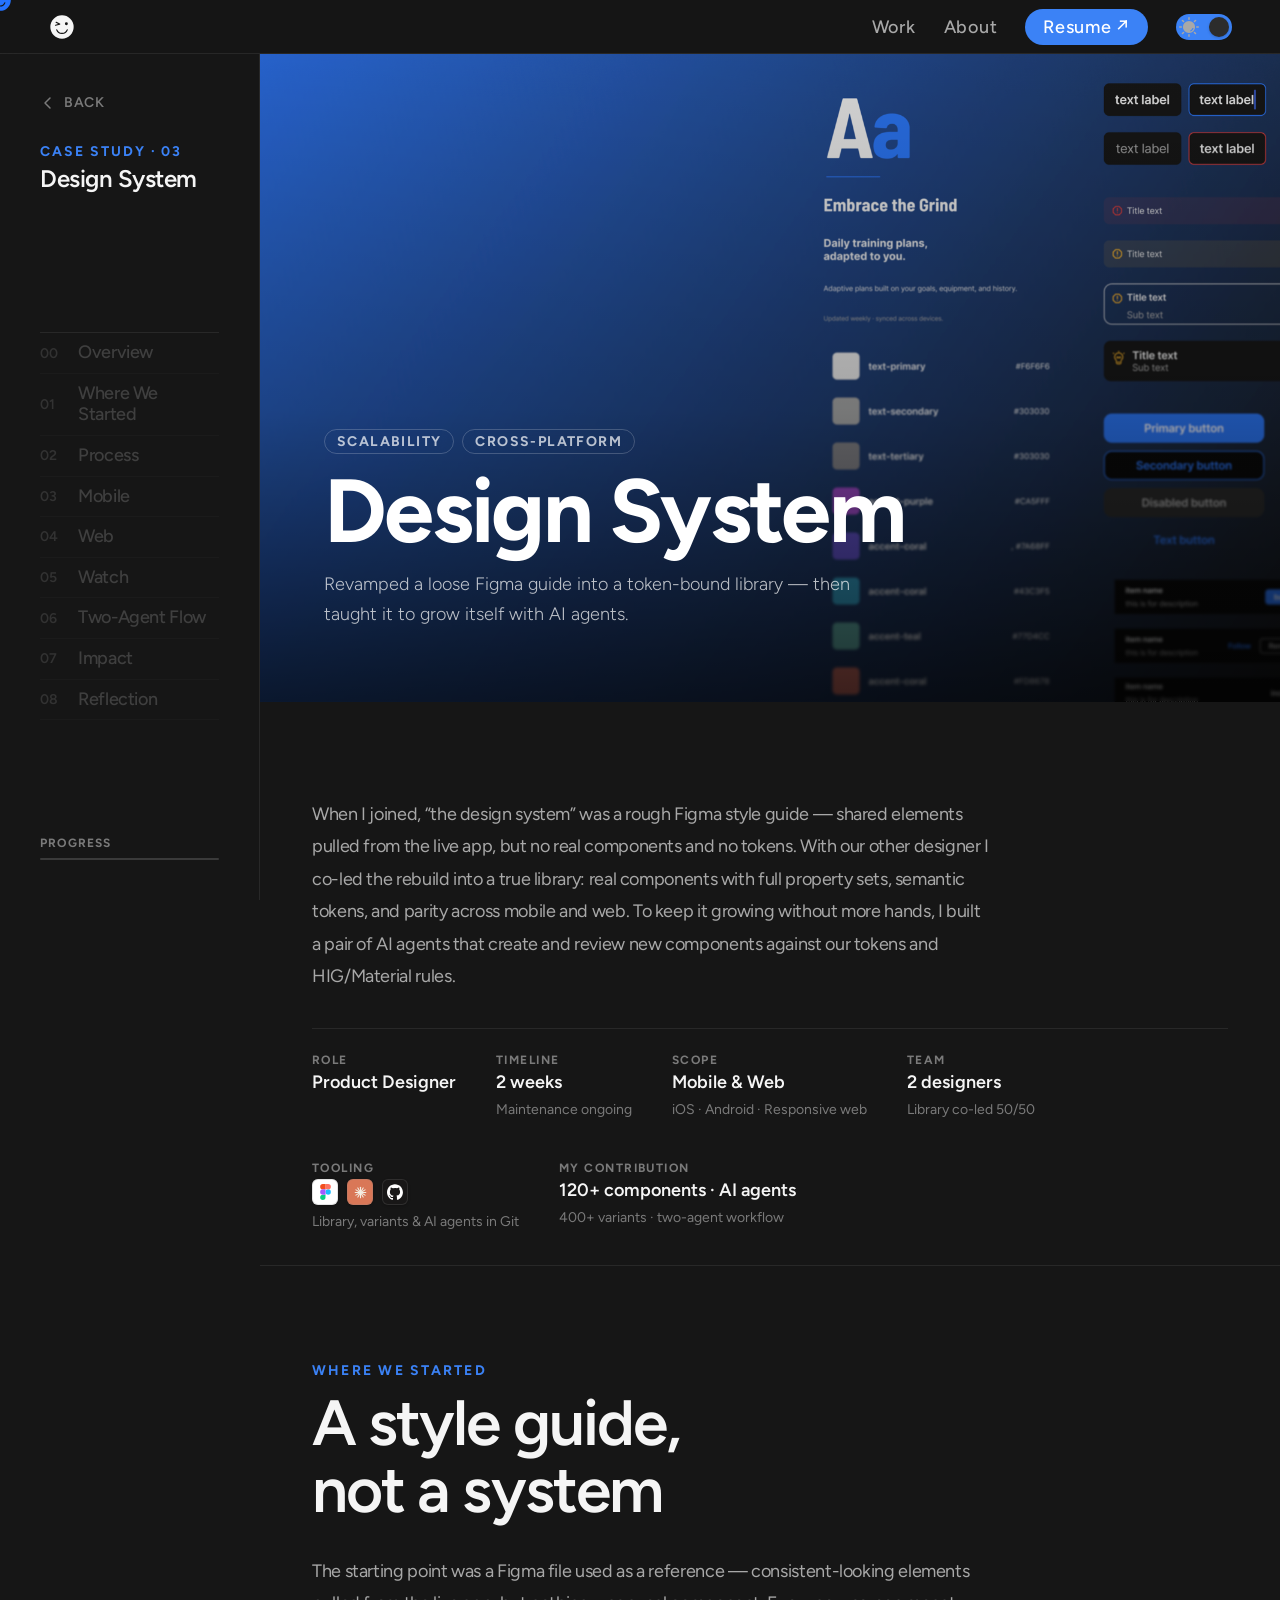
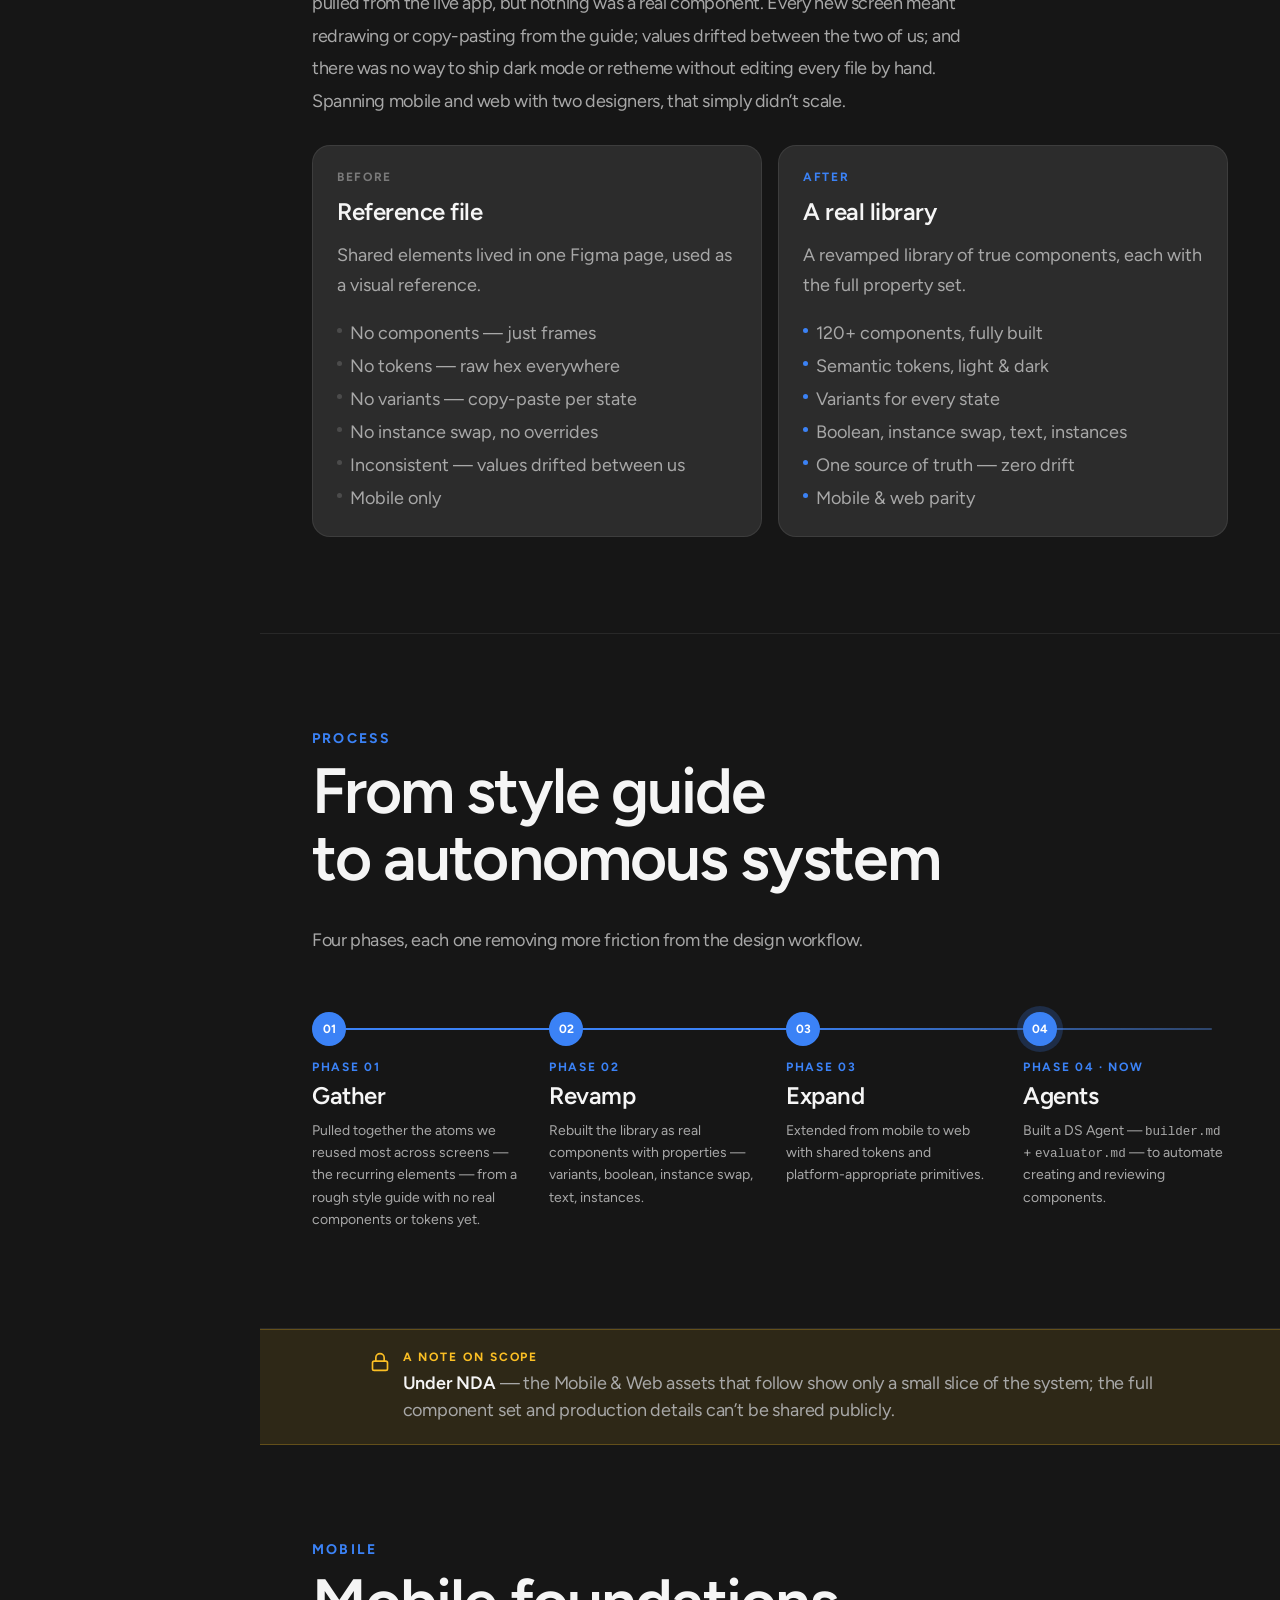
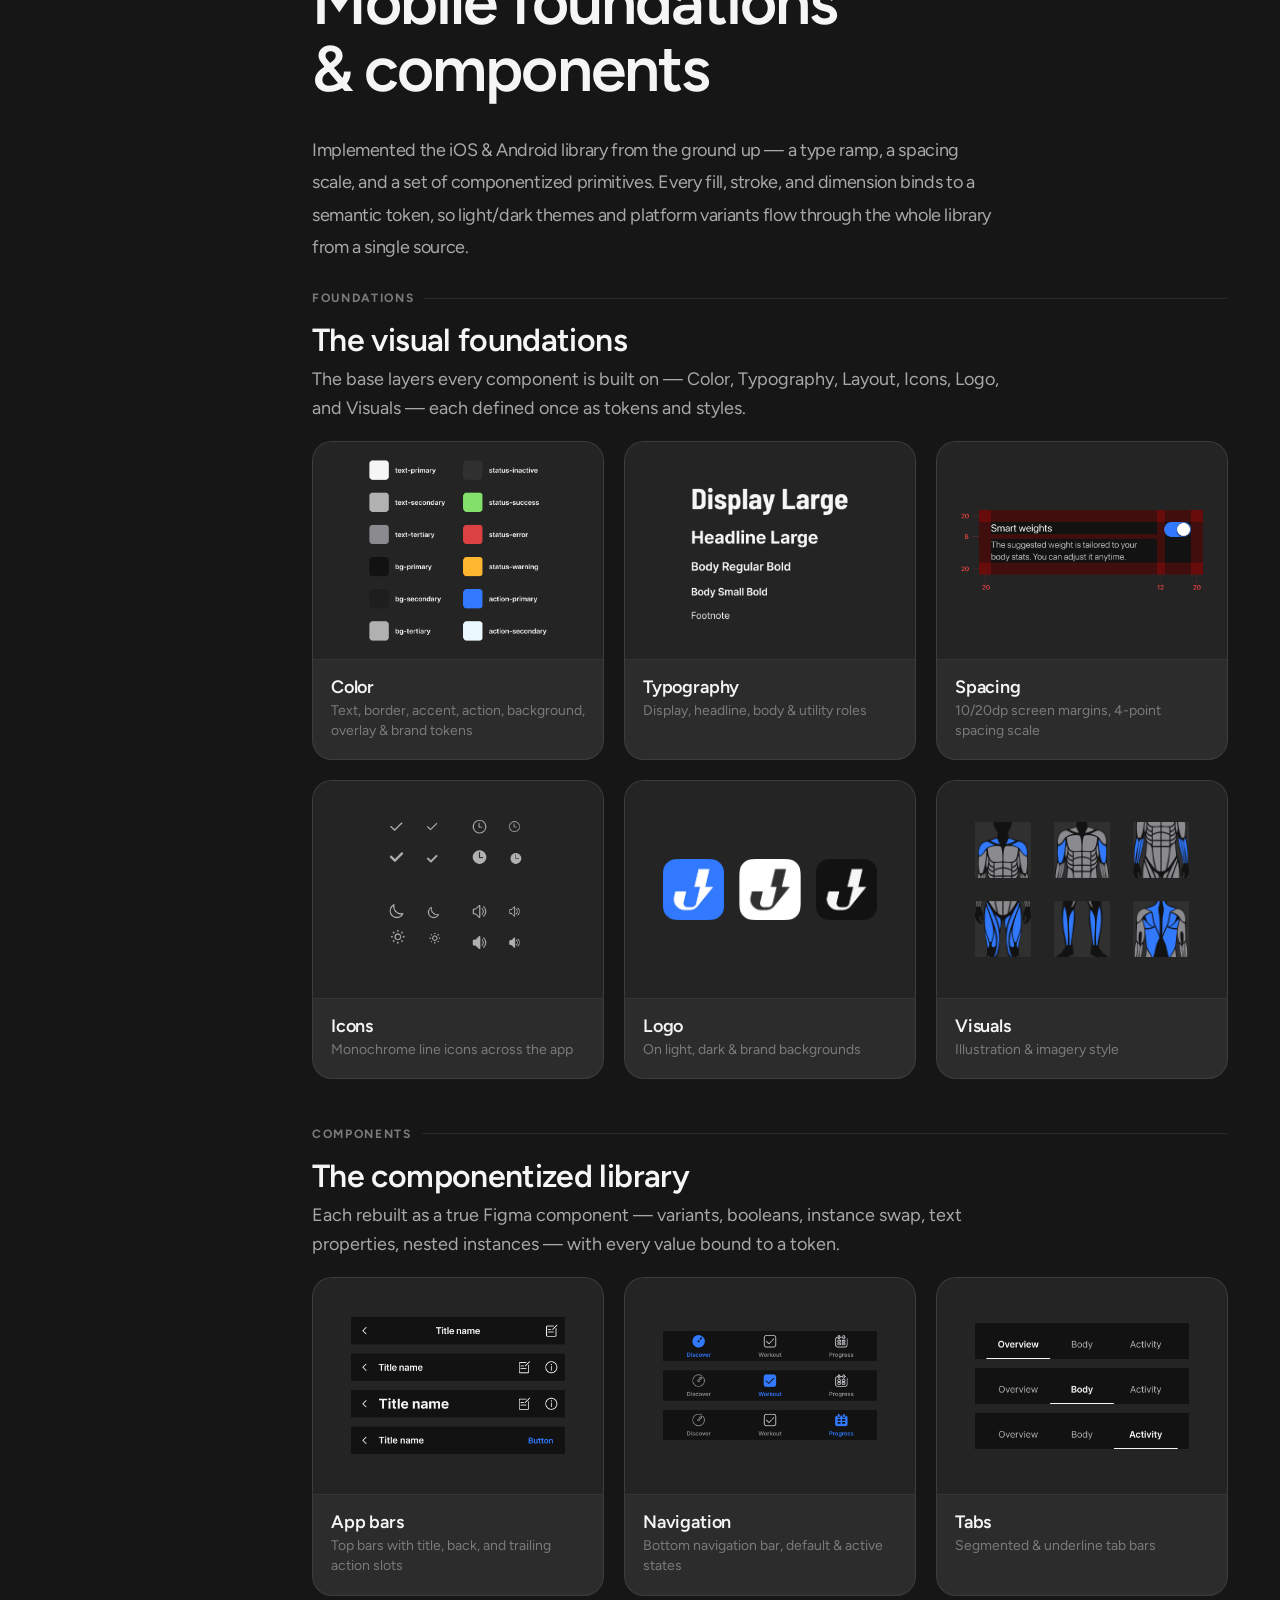
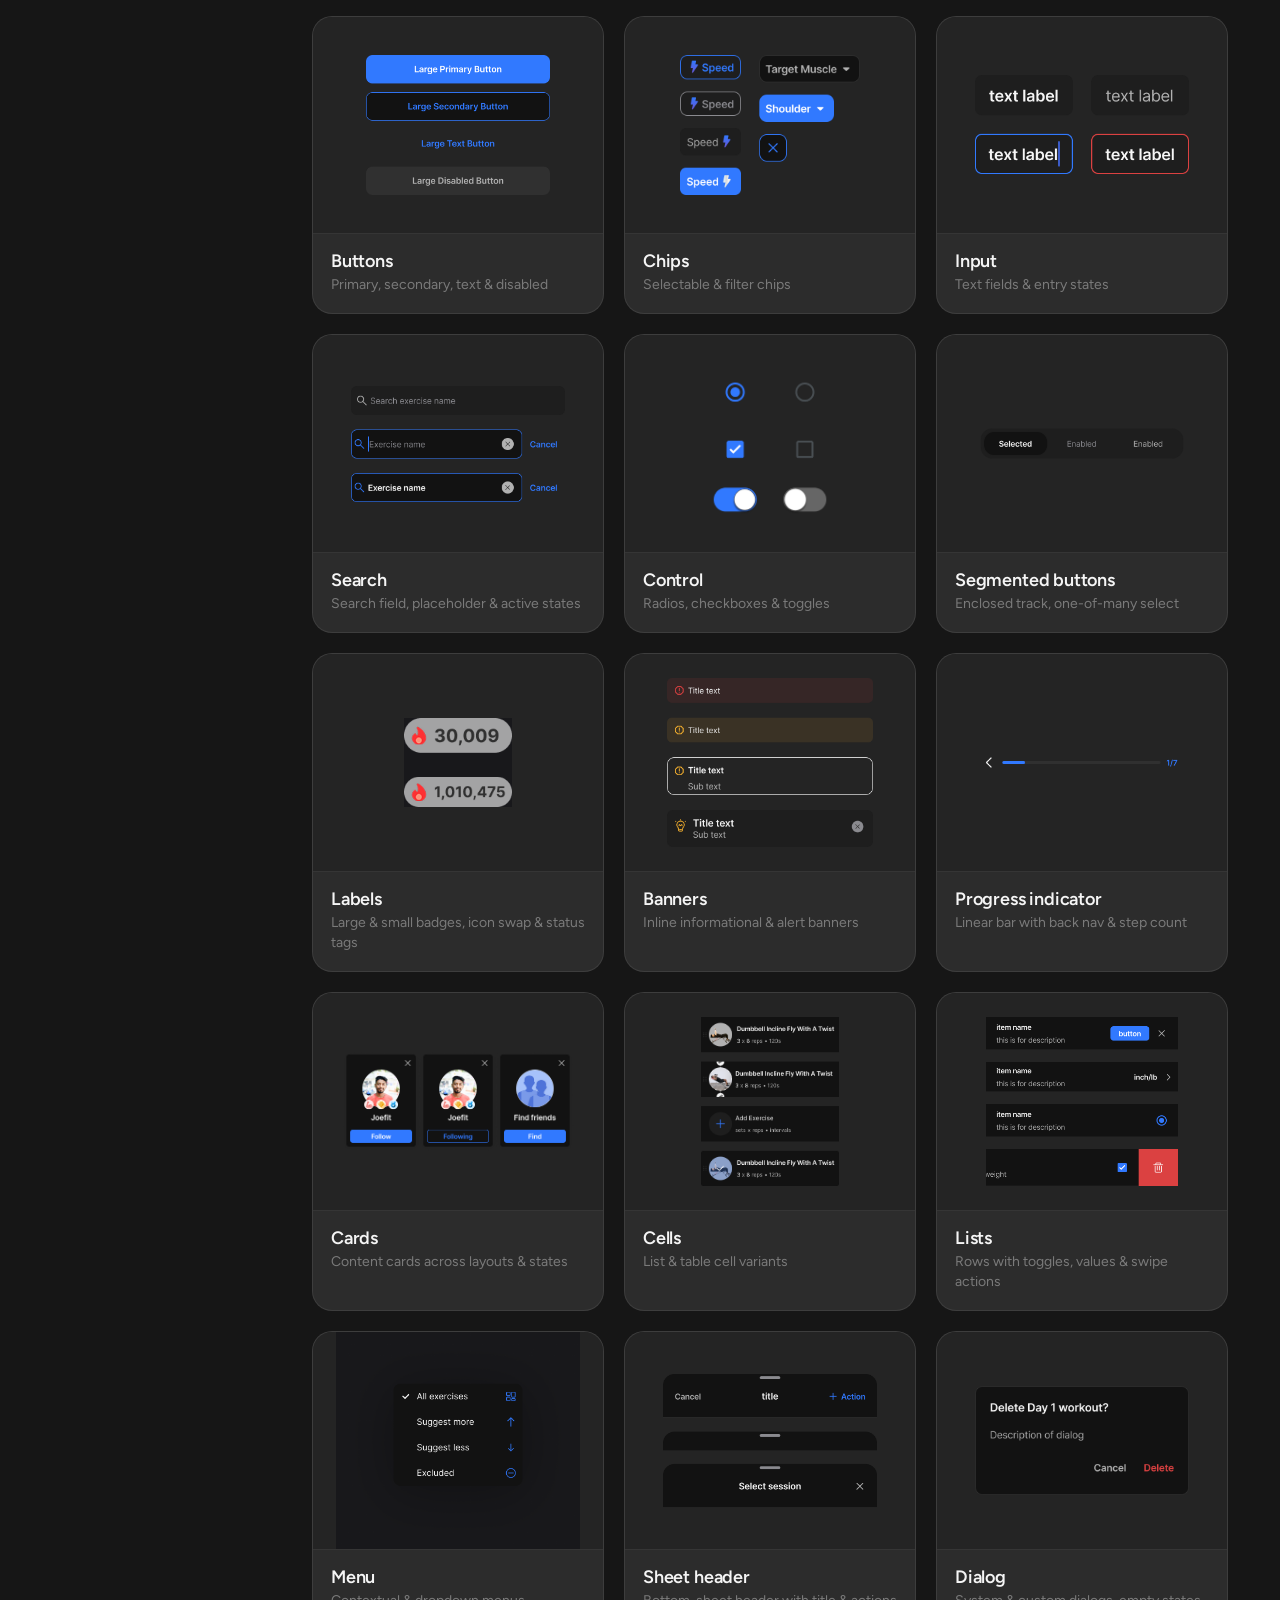
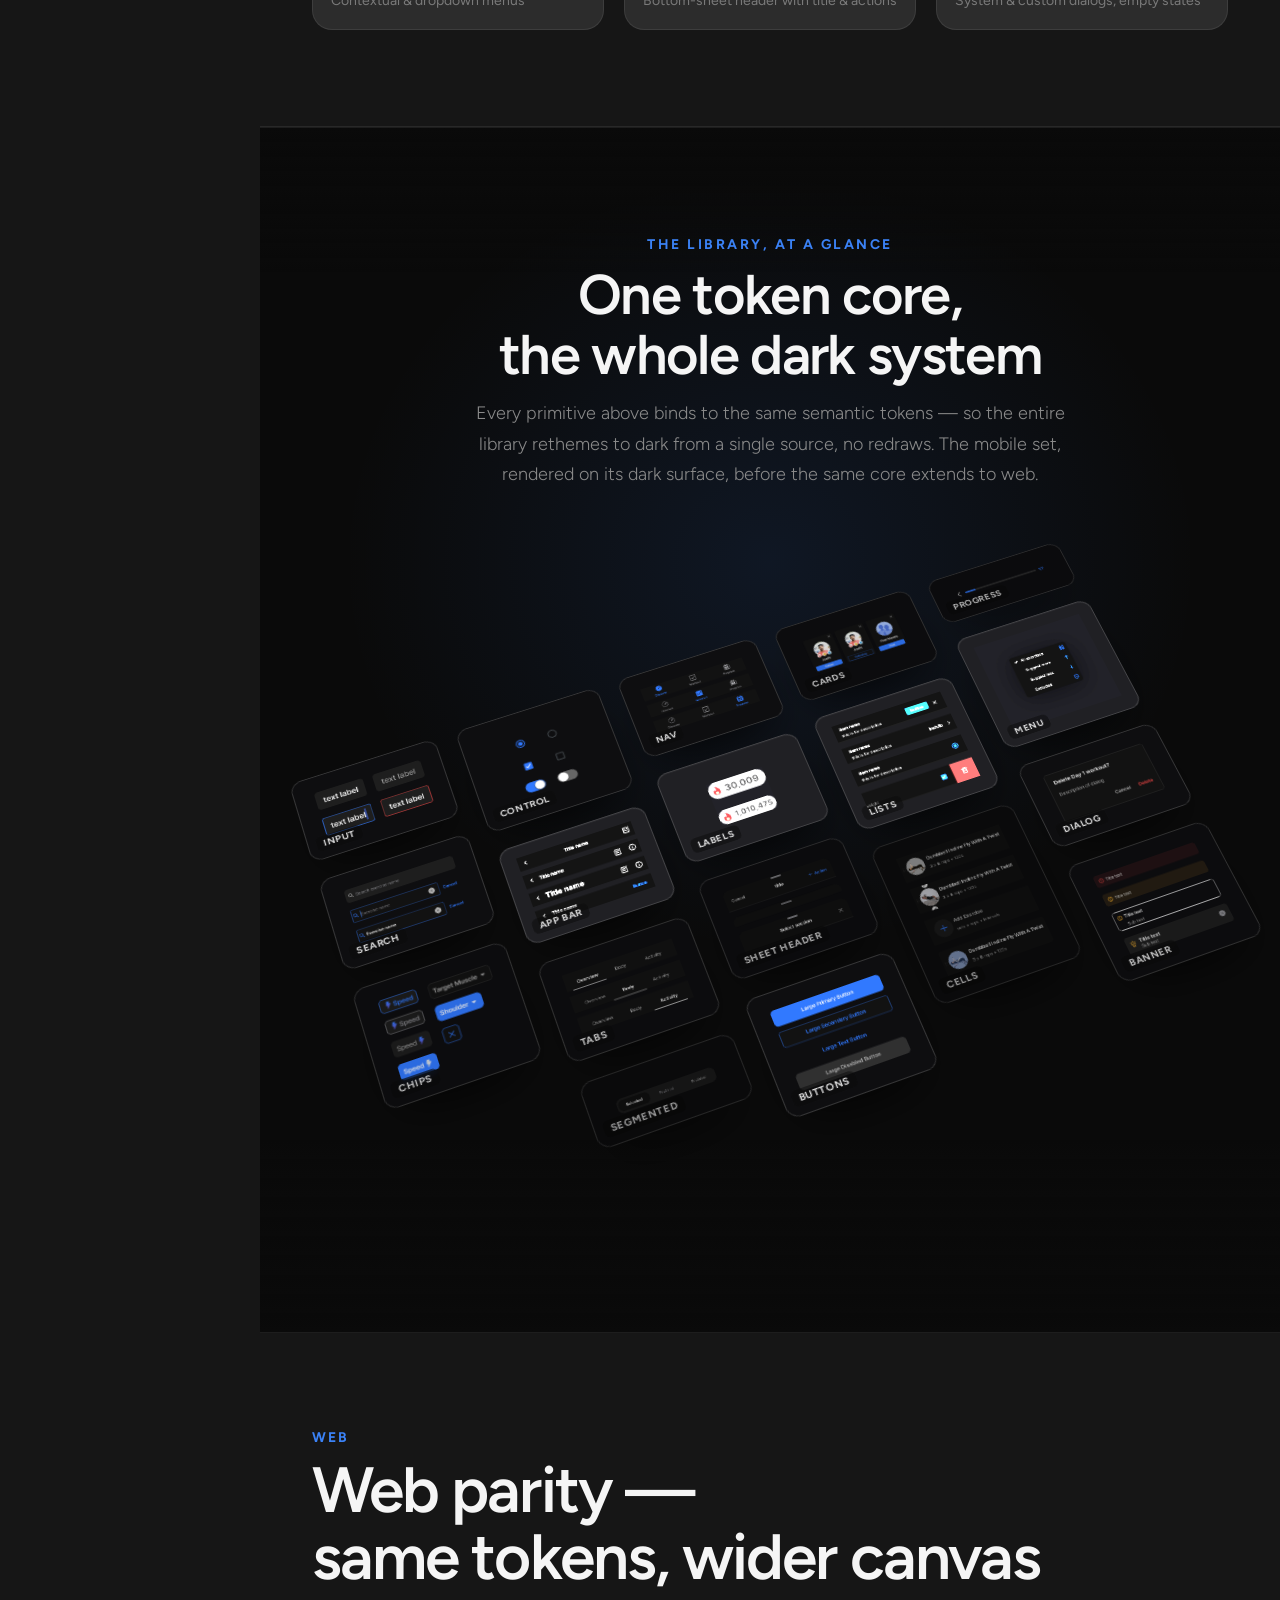
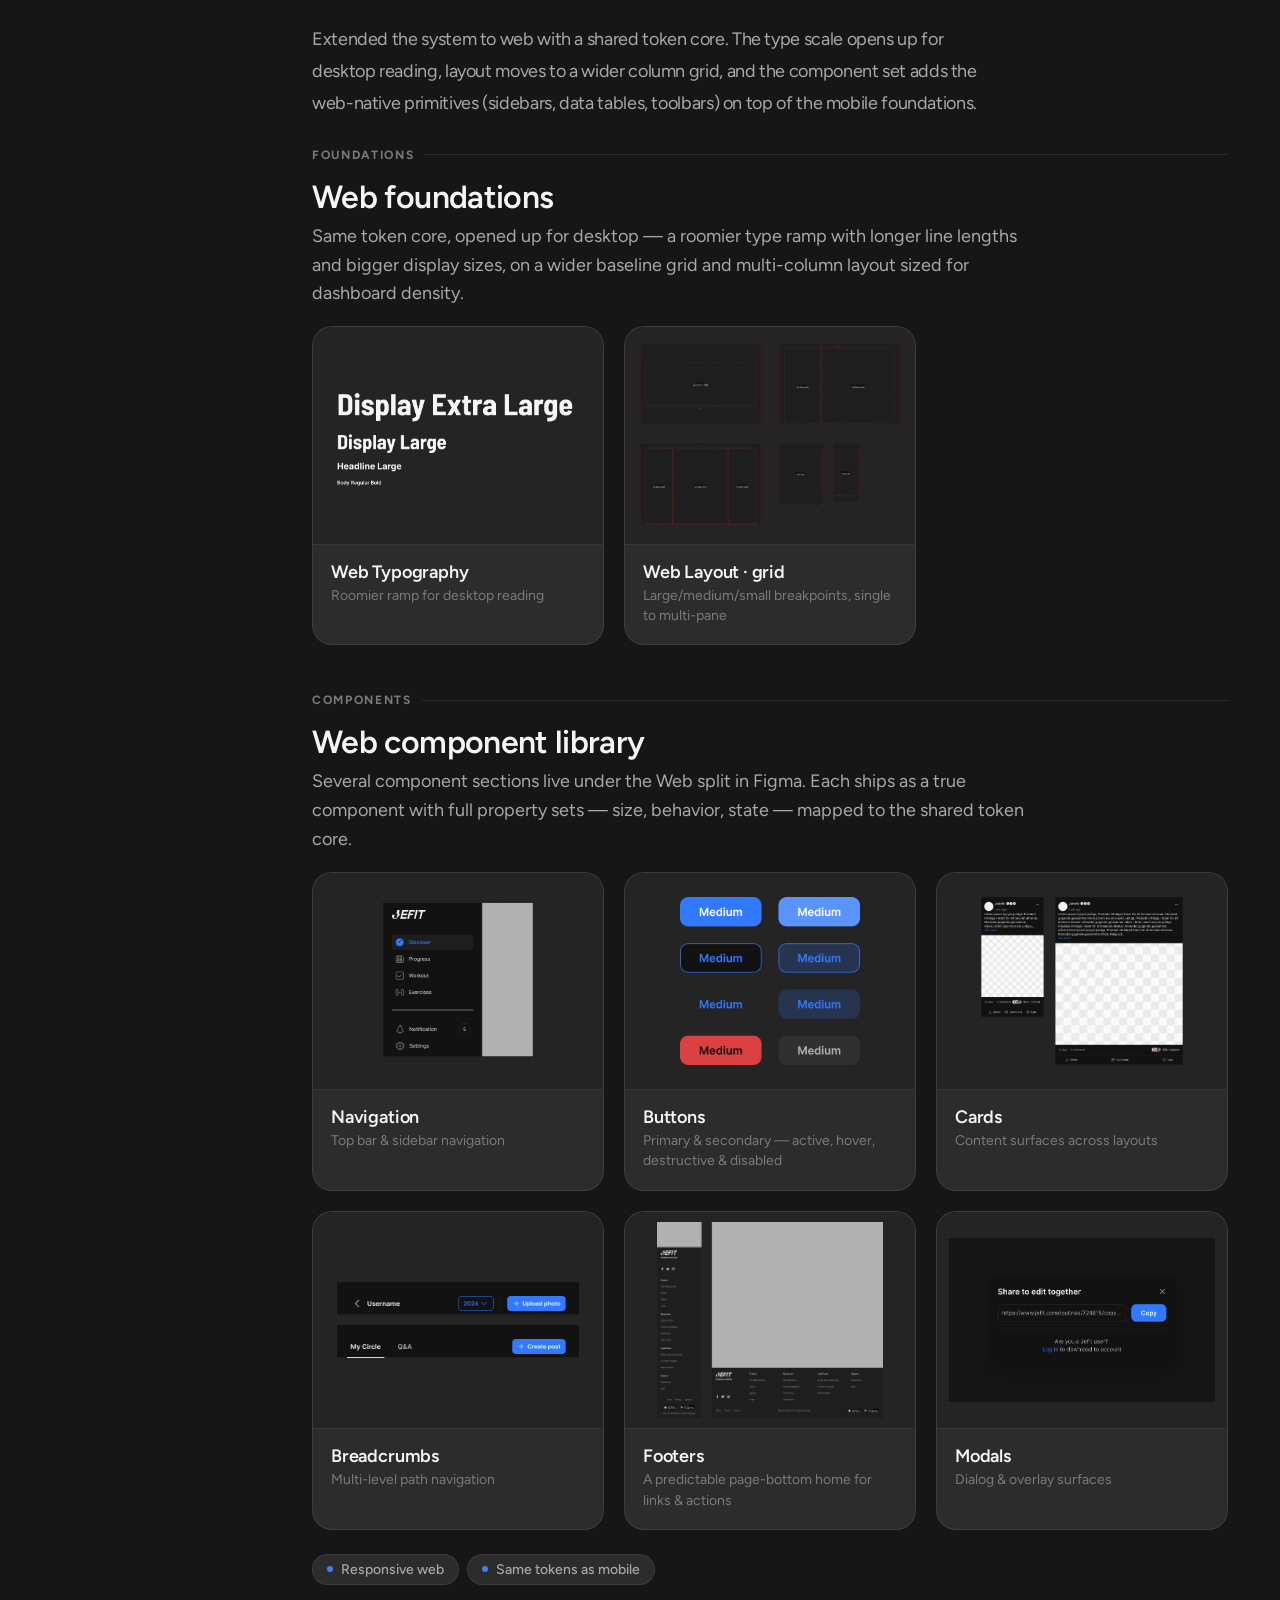
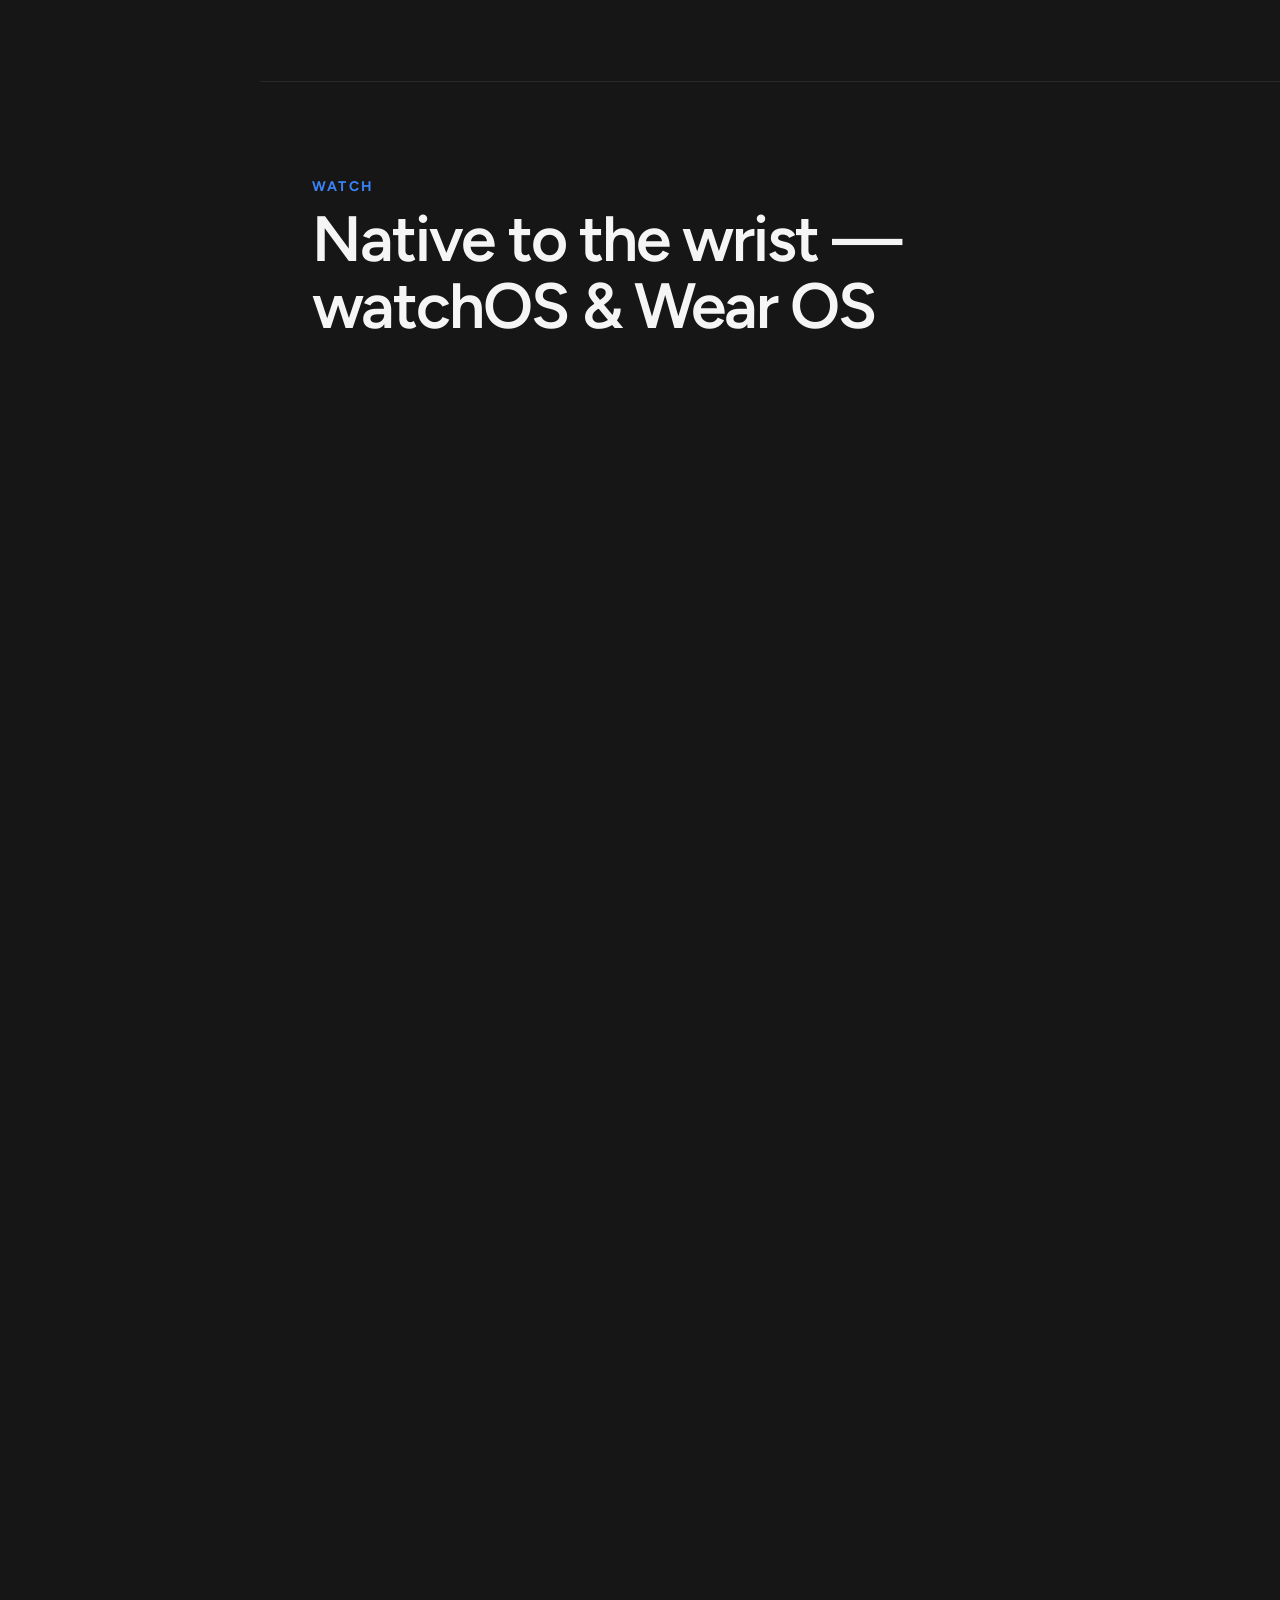
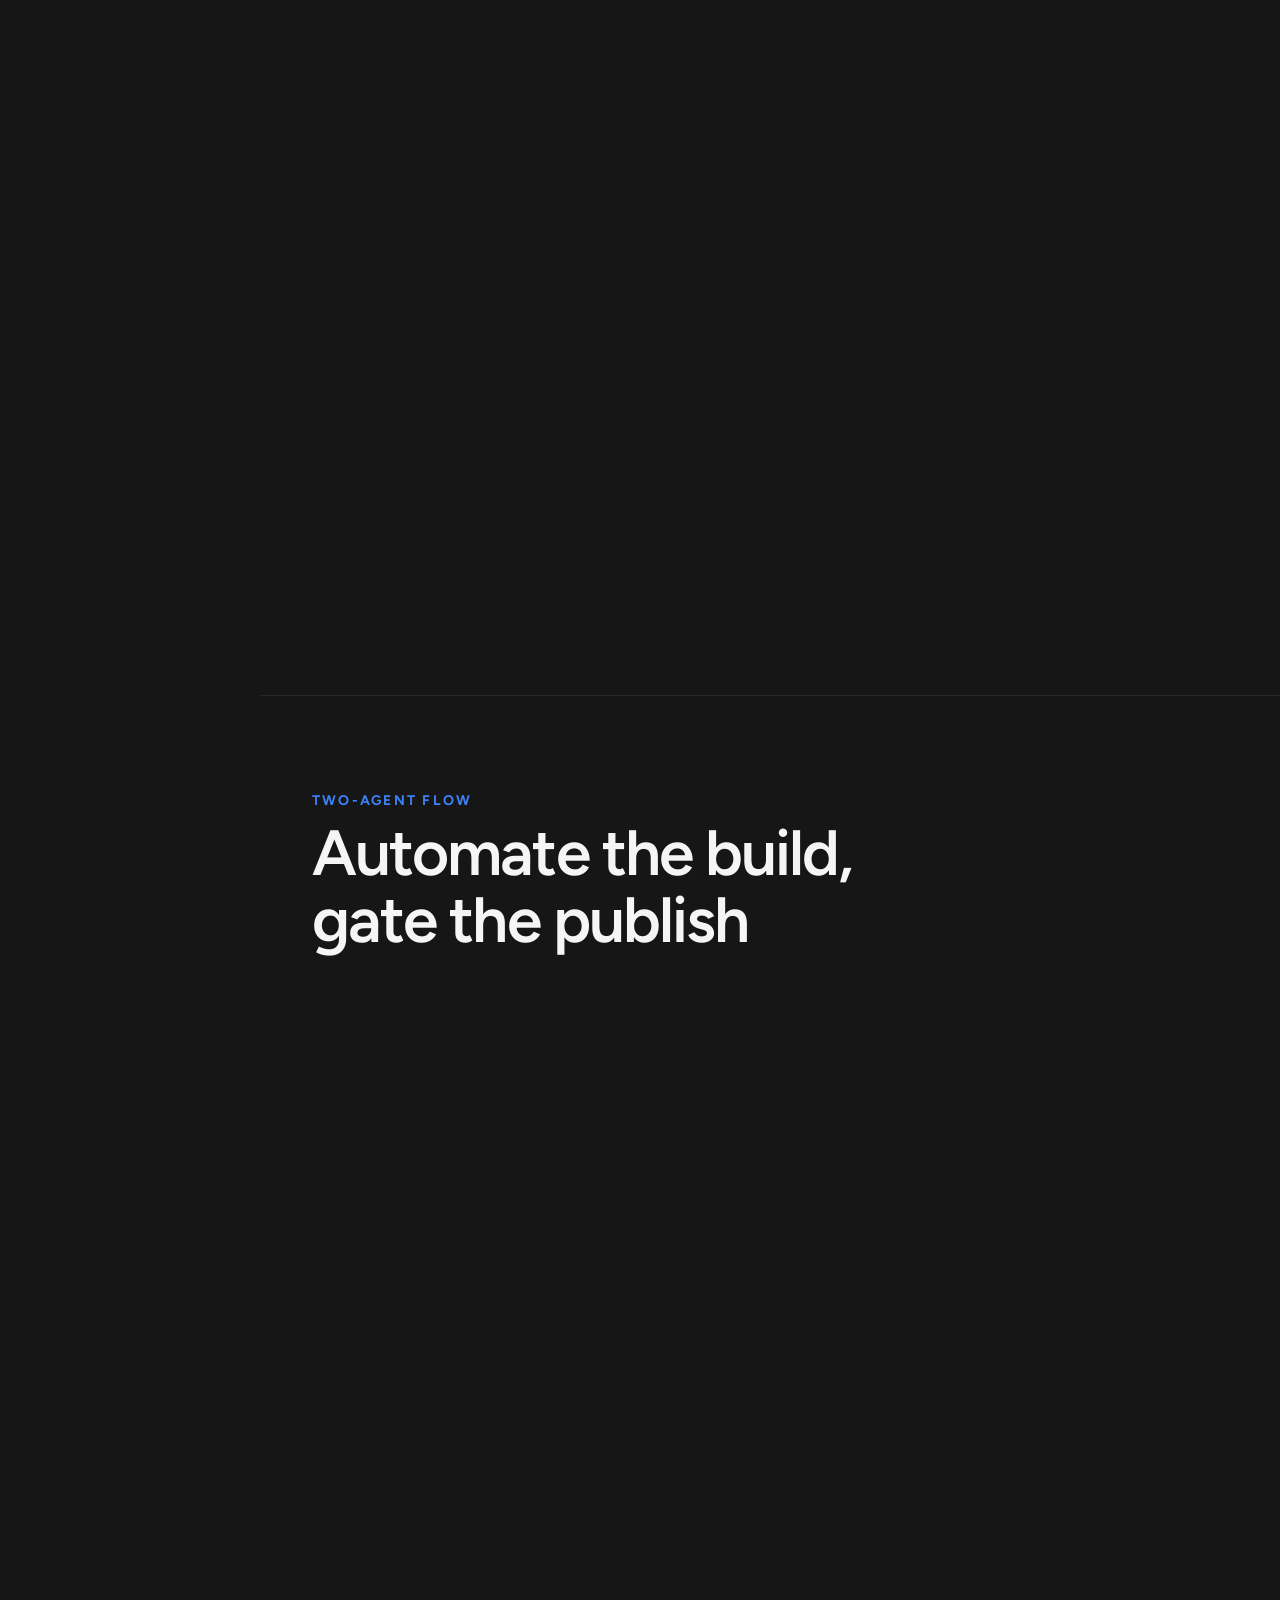
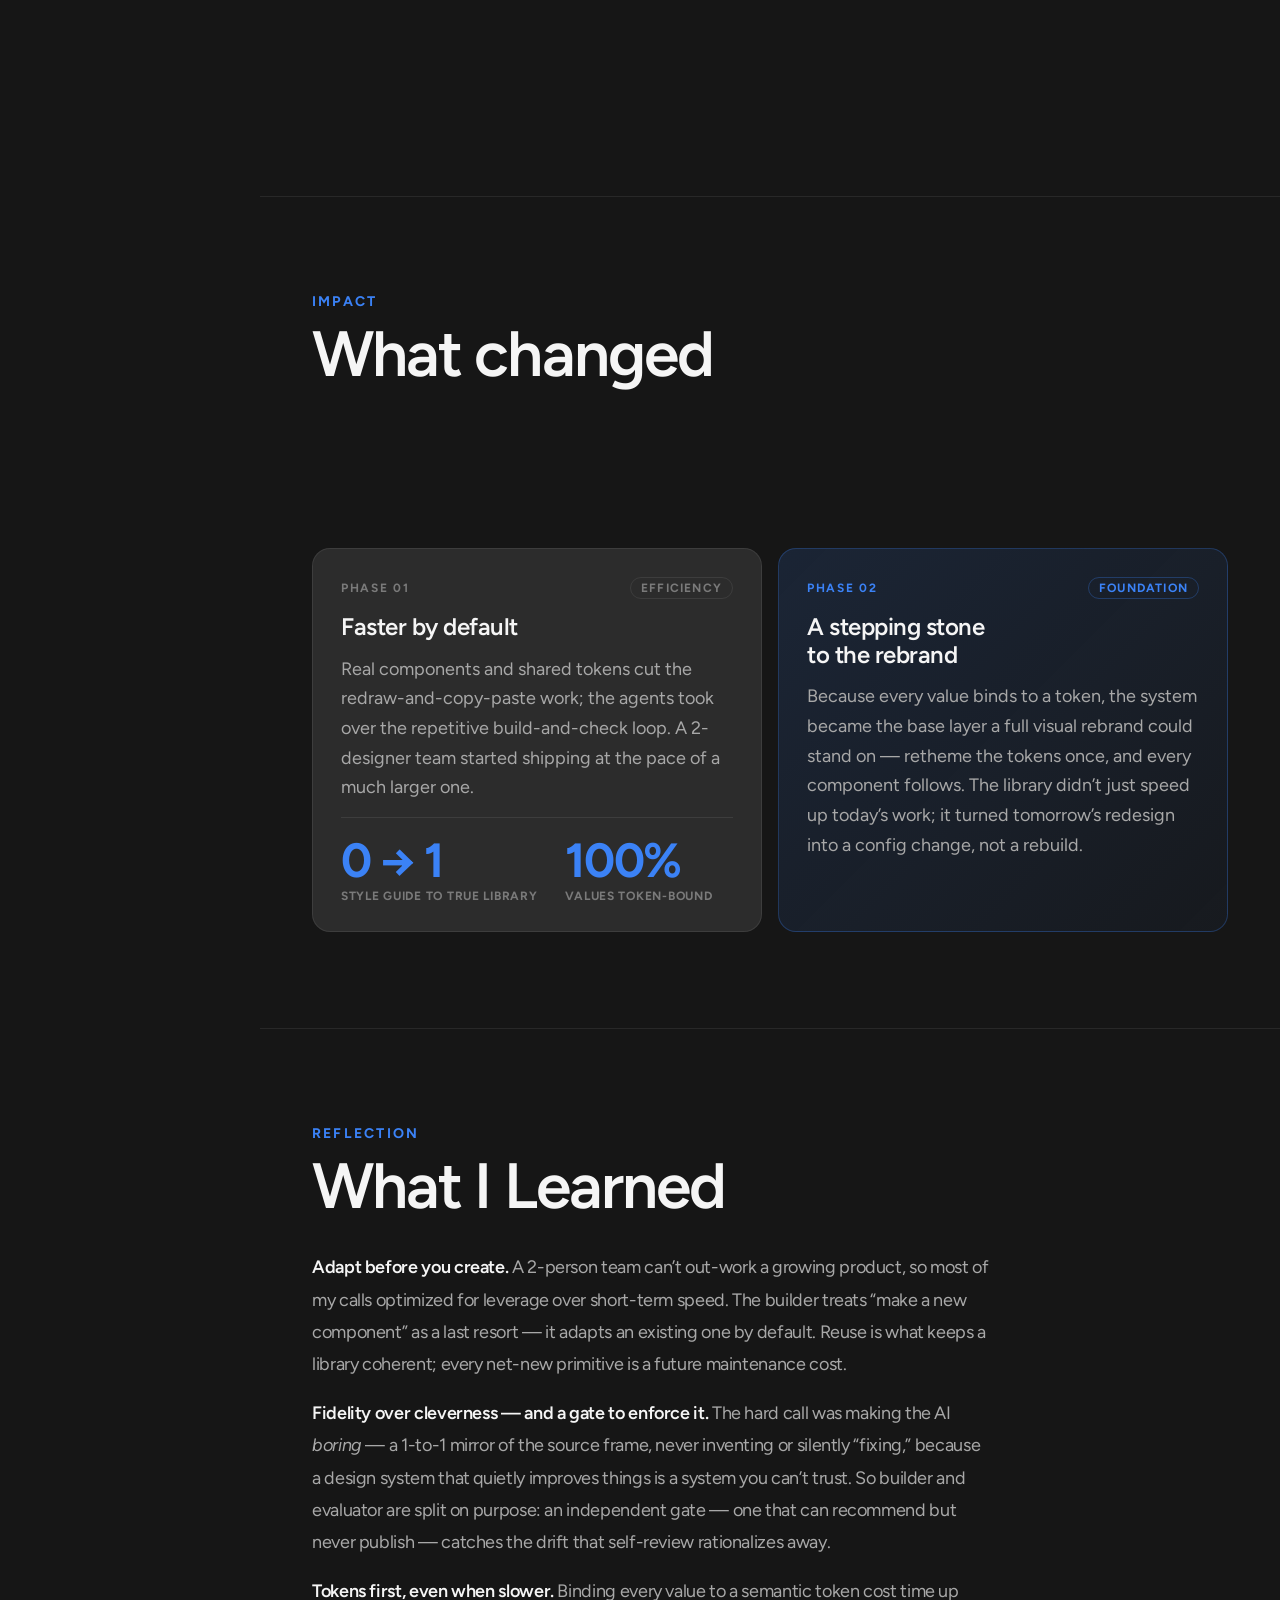
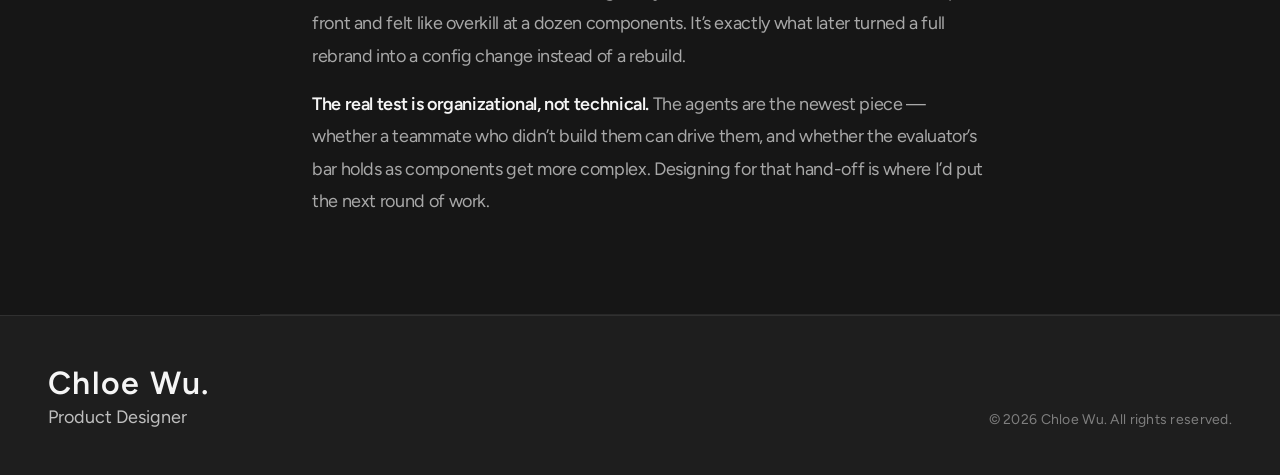
<file: case-study-design-system.html>
<!DOCTYPE html>
<html lang="en" data-theme="light">
<head>
<meta charset="UTF-8">
<meta name="viewport" content="width=device-width, initial-scale=1.0">
<title>Design System — Case Study — Ziqi (Chloe) Wu</title>
<meta name="description" content="Case study: building a componentized design system — variants, tokens, and a shared type ramp scaled across mobile and web for a two-designer team.">
<meta name="author" content="Ziqi (Chloe) Wu">
<link rel="canonical" href="https://ziqi-wu.com/case-study-design-system.html">
<meta property="og:type" content="article">
<meta property="og:site_name" content="Ziqi (Chloe) Wu">
<meta property="og:url" content="https://ziqi-wu.com/case-study-design-system.html">
<meta property="og:title" content="Design System — Case Study">
<meta property="og:description" content="Building a componentized design system — variants, tokens, and a shared type ramp scaled across mobile and web.">
<meta property="og:image" content="https://ziqi-wu.com/banner.png">
<meta property="og:image:width" content="524">
<meta property="og:image:height" content="250">
<meta name="twitter:card" content="summary_large_image">
<meta name="twitter:title" content="Design System — Case Study">
<meta name="twitter:description" content="Building a componentized design system — variants, tokens, and a shared type ramp across mobile and web.">
<meta name="twitter:image" content="https://ziqi-wu.com/banner.png">
<link href="https://fonts.googleapis.com/css2?family=Caveat:wght@600;700&family=Figtree:ital,wght@0,300;0,400;0,500;0,600;0,700;1,400&family=Kalam:wght@400;700&display=swap" rel="stylesheet">
<link rel="icon" href="favicon.svg" type="image/svg+xml">
<link rel="icon" href="favicon-32.png" sizes="32x32" type="image/png">
<link rel="apple-touch-icon" href="apple-touch-icon.png">
<link rel="stylesheet" href="tokens.css">
<style>
*,*::before,*::after{box-sizing:border-box;margin:0;padding:0;}
html{scroll-behavior:smooth;font-size:120%;overflow-x:clip;}
body{background:var(--bg);color:var(--ink);font-family:var(--font-body);overflow-x:clip;cursor:none;-webkit-font-smoothing:antialiased;transition:background .4s,color .4s;}
html, body, body *, body *::before, body *::after { cursor:none !important; }
@media(hover:none) and (pointer:coarse) {
  #cur { display:none !important; }
  html, body, body *, body *::before, body *::after { cursor:auto !important; }
  a, button, label, [role="button"] { cursor:pointer !important; }
}

/* CURSOR */
#cur{position:fixed;z-index:9999;pointer-events:none;width:26px;height:26px;background:url('assets/images/cursor_default.svg') center / contain no-repeat;transform:translate(-50%,-50%);transition:width .22s cubic-bezier(.34,1.56,.64,1),height .22s;}
#cur.hover{width:30px;height:30px;background-image:url('assets/images/cursor_tap.svg');}
[data-theme="dark"] #cur,
[data-theme="dark"] #cur.hover{filter:brightness(1.15) saturate(1.1);}

/* NAV */
nav{position:fixed;top:0;left:0;right:0;z-index:300;height:54px;display:flex;align-items:center;justify-content:space-between;padding:0 48px;background:var(--nav-bg);backdrop-filter:blur(20px);border-bottom:1px solid var(--border);transition:background .4s,border-color .4s;}
.nav-logo{display:inline-flex;align-items:center;color:var(--ink);text-decoration:none;transition:color .4s;line-height:0;}
.nav-logo:hover .nav-logo-mark{transform:rotate(-8deg);}
.nav-logo-mark{width:28px;height:28px;display:block;transition:transform .25s cubic-bezier(.34,1.56,.64,1);}
.nav-r{display:flex;align-items:center;gap:28px;}
.nav-links{display:flex;gap:28px;list-style:none;}
.nav-links a{font-size:var(--fs-base);font-weight:var(--fw-medium);letter-spacing:.04em;color:var(--ink-2);text-decoration:none;transition:color .2s;}
.nav-links a:hover{color:var(--ink);}
/* Mobile hamburger nav — matches index */
.hamburger{display:none;flex-direction:column;gap:4.5px;width:24px;cursor:pointer;padding:4px 0;border:none;background:none;}
.hamburger span{display:block;height:1.5px;width:100%;background:var(--ink);border-radius:2px;transition:transform .3s ease,opacity .3s ease;}
@media(max-width:767px){
  nav{padding:0 20px;}
  .nav-r{gap:16px;}
  .nav-links{display:none;}
  .nav-links.open{display:flex;flex-direction:column;position:fixed;top:54px;left:0;right:0;background:var(--nav-bg);backdrop-filter:blur(20px);border-bottom:1px solid var(--border);padding:16px 24px 24px;gap:16px;z-index:299;}
  .nav-links.open li{border-bottom:1px solid var(--border);padding-bottom:12px;}
  .nav-links.open li:last-child{border:none;padding:0;}
  .nav-links.open a{font-size:var(--fs-base);color:var(--ink);}
  .nav-links.open .nav-cta{display:inline-flex;width:fit-content;}
  .hamburger{display:flex;}
  .hamburger.open span:nth-child(1){transform:translateY(6px) rotate(45deg);}
  .hamburger.open span:nth-child(2){opacity:0;}
  .hamburger.open span:nth-child(3){transform:translateY(-6px) rotate(-45deg);}
  .t-tog{flex-shrink:0;}
}
.nav-cta{color:#fff!important;background:var(--accent)!important;padding:7px 18px;border-radius:100px;transition:opacity .2s!important;}
.nav-cta:hover{opacity:.88;}
.t-tog{position:relative;width:56px;height:26px;cursor:none;}
.t-tog input{position:absolute;opacity:0;width:0;height:0;}
.t-track{position:absolute;inset:0;background:var(--border-h);border-radius:100px;transition:background .3s;display:flex;align-items:center;justify-content:space-between;padding:0 3px;}
.t-tog input:checked~.t-track{background:var(--accent);}
.t-icon{display:block;width:20px;height:20px;color:var(--ink-3);z-index:1;transition:opacity .25s;flex-shrink:0;}
.t-sun{opacity:0;}.t-moon{opacity:1;}
[data-theme="dark"] .t-sun{opacity:1;}[data-theme="dark"] .t-moon{opacity:0;}
/* Track turns accent (blue) when checked/dark — lift the exposed sun icon for contrast */
.t-tog input:checked~.t-track .t-sun{color:var(--ink-2);}
.t-knob{position:absolute;top:3px;left:3px;width:20px;height:20px;background:var(--surf);border-radius:50%;transition:transform .28s cubic-bezier(.4,0,.2,1);pointer-events:none;z-index:2;box-shadow:0 1px 3px rgba(0,0,0,.2);}
.t-tog input:checked~.t-knob{transform:translateX(30px);}

/* LAYOUT — left panel + content (same as adaptive plan case study) */
.page-wrap{display:grid;grid-template-columns:260px 1fr;min-height:100vh;padding-top:54px;}

/* LEFT STICKY PANEL */
.cs-left{position:sticky;top:54px;height:calc(100vh - 54px);display:flex;flex-direction:column;justify-content:flex-start;padding:40px 40px;border-right:1px solid var(--border);overflow:hidden;background:var(--bg);transition:background .4s,border-color .4s;}
.cs-back{display:flex;align-items:center;gap:8px;font-size:var(--fs-sm);font-weight:var(--fw-semibold);letter-spacing:.04em;text-transform:uppercase;color:var(--ink-3);text-decoration:none;transition:color .2s;margin-bottom:32px;flex-shrink:0;}
.cs-back:hover{color:var(--accent);}
.cs-back svg{transition:transform .2s;}
.cs-back:hover svg{transform:translateX(-3px);}
.cs-left-label{margin-bottom:4px;}
.cs-left-eyebrow{font-size:var(--fs-sm);font-weight:var(--fw-bold);letter-spacing:.14em;text-transform:uppercase;color:var(--accent);display:block;margin-bottom:6px;}
.cs-left-project{font-family:var(--font-display);font-size:var(--fs-md);font-weight:var(--fw-semibold);letter-spacing:-.02em;color:var(--ink);line-height:1.1;margin-bottom:20px;}
.cs-index{display:flex;flex-direction:column;gap:0;border-top:1px solid var(--border);margin-top:auto;}
.cs-idx-row{display:flex;align-items:center;gap:10px;padding:9px 0;border-bottom:1px solid var(--border);cursor:none;text-decoration:none;transition:opacity .3s,padding-left .3s;opacity:.28;}
.cs-idx-row:hover{opacity:.65;}
.cs-idx-row.active{opacity:1;padding-left:4px;}
.cs-idx-num{font-family:var(--font-display);font-size:var(--fs-sm);font-weight:var(--fw-semibold);letter-spacing:.02em;color:var(--ink-3);width:28px;flex-shrink:0;transition:color .3s;}
.cs-idx-row.active .cs-idx-num{color:var(--accent);}
.cs-idx-label{font-size:var(--fs-base);font-weight:var(--fw-medium);color:var(--ink-2);letter-spacing:-.02em;flex:1;transition:color .3s;line-height:1.2;}
.cs-idx-row.active .cs-idx-label{color:var(--ink);}
.cs-idx-tick{height:1.5px;width:0;background:var(--accent);border-radius:1px;transition:width .4s cubic-bezier(.22,1,.36,1);}
.cs-idx-row.active .cs-idx-tick{width:24px;}
.cs-progress{margin-top:auto;flex-shrink:0;}
.cs-progress-label{font-size:var(--fs-xs);font-weight:var(--fw-bold);letter-spacing:.1em;text-transform:uppercase;color:var(--ink-3);margin-bottom:8px;}
.cs-progress-track{height:2px;background:var(--border-h);border-radius:2px;}
.cs-progress-fill{height:100%;background:var(--accent);border-radius:2px;transition:width .3s ease;width:0%;}

/* RIGHT CONTENT WRAP */
.cs-content{min-width:0;}
.cs-wrap{max-width:1080px;margin:0 auto;padding:0 52px;}

/* HERO — pills match index Panel 03 exactly; sizing matches adaptive plan */
.cs-hero{min-height:72vh;background:#022c22 url('assets/images/design-system/covers/cover.png') center/cover no-repeat;position:relative;overflow:hidden;display:flex;align-items:flex-end;padding:72px 64px;}
.cs-hero::after{content:'';position:absolute;inset:0;pointer-events:none;background:linear-gradient(to bottom,rgba(0,0,0,.10) 0%,rgba(0,0,0,.30) 55%,rgba(0,0,0,.72) 100%);z-index:2;}
.cs-hero-inner{position:relative;z-index:3;max-width:980px;width:100%;}
.cs-hero-tags{display:flex;gap:8px;margin-bottom:14px;flex-wrap:wrap;}
.cs-hero-tag{font-size:var(--fs-sm);font-weight:var(--fw-bold);letter-spacing:.1em;text-transform:uppercase;color:rgba(255,255,255,.7);border:1px solid rgba(255,255,255,.2);padding:3px 12px;border-radius:100px;backdrop-filter:blur(8px);}
.cs-hero-title{font-family:var(--font-display);font-weight:var(--fw-bold);font-size:clamp(var(--fs-3xl),7vw,var(--fs-display));line-height:.95;letter-spacing:-.03em;color:#fff;margin-bottom:16px;}
.cs-hero-sub{font-size:var(--fs-base);font-weight:var(--fw-light);color:rgba(255,255,255,.72);line-height:1.7;max-width:52ch;}

/* SECTION primitives — match adaptive plan */
.cs-section{padding:96px 0;border-bottom:1px solid var(--border);}
.cs-section:last-of-type{border-bottom:none;}
.cs-eyebrow{font-size:var(--fs-sm);font-weight:var(--fw-bold);letter-spacing:.16em;text-transform:uppercase;color:var(--accent);margin-bottom:10px;display:block;}
.cs-section-title{font-family:var(--font-display);font-weight:var(--fw-semibold);font-size:clamp(var(--fs-xl),5vw,var(--fs-4xl));line-height:1.05;letter-spacing:-.03em;color:var(--ink);margin-bottom:32px;}
/* Body paragraph under section title — matches adaptive plan .cs-body (p1 tokens) */
.cs-section-sub{font-size:var(--p1-size);font-weight:var(--p1-weight);color:var(--p1-color);line-height:var(--p1-line);letter-spacing:var(--p1-tracking);max-width:var(--p1-max-width);}
/* Prose body block — mirrors adaptive plan .cs-body for the Reflection section */
.cs-body{font-size:var(--p1-size);font-weight:var(--p1-weight);color:var(--p1-color);line-height:var(--p1-line);letter-spacing:var(--p1-tracking);max-width:var(--p1-max-width);}
.cs-body p+p{margin-top:16px;}
.cs-body strong{color:var(--ink);font-weight:var(--fw-semibold);}
.cs-body em{font-style:italic;color:var(--ink-2);}

/* INTRO meta strip (right under hero) — paragraph uses p1 tokens like .cs-body in adaptive plan */
.cs-intro{padding:96px 0 32px;border-bottom:1px solid var(--border);}
.cs-intro-body{font-size:var(--p1-size);font-weight:var(--p1-weight);color:var(--p1-color);line-height:var(--p1-line);letter-spacing:var(--p1-tracking);max-width:var(--p1-max-width);}
.cs-meta{display:flex;flex-wrap:wrap;gap:40px;margin-top:36px;padding-top:24px;border-top:1px solid var(--border);}
.cs-meta-item{display:flex;flex-direction:column;gap:4px;}
.cs-meta-label{font-size:var(--fs-xs);font-weight:var(--fw-bold);letter-spacing:.12em;text-transform:uppercase;color:var(--ink-3);}
.cs-meta-val{font-size:var(--fs-base);font-weight:var(--fw-semibold);color:var(--ink);}
.cs-meta-sub{font-size:var(--fs-sm);font-weight:var(--fw-regular);color:var(--ink-3);line-height:1.55;margin-top:2px;}
/* Tooling row — app-icon tiles instead of text (full-color in both themes) */
.cs-tool-icons{display:flex;align-items:center;gap:9px;flex-wrap:wrap;}
.cs-tool-icon{position:relative;width:26px;height:26px;border-radius:6px;display:grid;place-items:center;flex:0 0 auto;box-shadow:0 1px 2.5px rgba(0,0,0,.22),inset 0 0 0 1px rgba(128,128,128,.22);transition:transform .25s cubic-bezier(.22,1,.36,1);}
.cs-tool-icon:hover{transform:translateY(-2px);}
.cs-tool-icon svg{display:block;}
.cs-tool-icon--figma{background:#fff;}
.cs-tool-icon--claude{background:#D97757;}
.cs-tool-icon--github{background:#181717;}
/* Hover tooltip — shows the tool name from aria-label */
.cs-tool-icon::after{content:attr(aria-label);position:absolute;bottom:calc(100% + 8px);left:50%;transform:translateX(-50%) translateY(4px);background:var(--ink);color:var(--bg);font-size:var(--fs-xs);font-weight:var(--fw-semibold);letter-spacing:.02em;white-space:nowrap;padding:4px 8px;border-radius:6px;box-shadow:0 4px 12px rgba(0,0,0,.18);opacity:0;pointer-events:none;transition:opacity .18s ease,transform .18s ease;z-index:20;}
.cs-tool-icon:hover::after{opacity:1;transform:translateX(-50%) translateY(0);}
/* Featured meta item — used for DS Agents (the headline contribution) */
.cs-meta-item--featured{position:relative;padding:10px 16px 12px;border-radius:12px;background:linear-gradient(135deg,rgba(37,99,235,.08),rgba(37,99,235,.03));border:1px solid rgba(37,99,235,.22);}
[data-theme="dark"] .cs-meta-item--featured{background:linear-gradient(135deg,rgba(59,130,246,.14),rgba(59,130,246,.04));border-color:rgba(59,130,246,.28);}
.cs-meta-item--featured .cs-meta-label{color:var(--accent);display:flex;align-items:center;gap:6px;}
.cs-meta-item--featured .cs-meta-label::before{content:'';width:7px;height:7px;border-radius:50%;background:var(--accent);box-shadow:0 0 0 3px rgba(37,99,235,.18);animation:csPulse 2.4s ease-in-out infinite;}
[data-theme="dark"] .cs-meta-item--featured .cs-meta-label::before{box-shadow:0 0 0 3px rgba(59,130,246,.22);}
.cs-meta-item--featured .cs-meta-val{color:var(--accent);}
.cs-meta-item--featured a{color:inherit;text-decoration:none;border-bottom:1px dashed rgba(37,99,235,.4);transition:border-color .2s;}
.cs-meta-item--featured a:hover{border-bottom-color:var(--accent);}
@keyframes csPulse{0%,100%{box-shadow:0 0 0 3px rgba(37,99,235,.18);}50%{box-shadow:0 0 0 6px rgba(37,99,235,.06);}}

/* BEFORE/AFTER side-by-side for "Where we started" */
.cs-before-after{display:grid;grid-template-columns:1fr 1fr;gap:16px;margin-top:28px;}
.cs-ba-cell{border-radius:18px;border:1px solid var(--border);background:var(--surf);padding:24px;display:flex;flex-direction:column;gap:14px;transition:background .4s,border-color .4s;}
.cs-ba-tag{font-size:var(--fs-xs);font-weight:var(--fw-bold);letter-spacing:.14em;text-transform:uppercase;color:var(--ink-3);}
.cs-ba-cell--before .cs-ba-tag{color:var(--ink-3);}
.cs-ba-cell--after .cs-ba-tag{color:var(--accent);}
.cs-ba-title{font-family:var(--font-display);font-size:var(--fs-md);font-weight:var(--fw-semibold);color:var(--ink);letter-spacing:-.02em;line-height:1.2;}
.cs-ba-text{font-size:var(--fs-base);color:var(--ink-2);line-height:1.65;}
.cs-ba-list{display:flex;flex-direction:column;gap:6px;margin-top:6px;}
.cs-ba-list-item{font-size:var(--fs-base);color:var(--ink-2);display:flex;align-items:flex-start;gap:8px;line-height:1.5;}
.cs-ba-list-item::before{content:'';width:5px;height:5px;border-radius:50%;background:var(--border-h);flex-shrink:0;margin-top:8px;}
.cs-ba-cell--after .cs-ba-list-item::before{background:var(--accent);}

/* PROCESS — horizontal timeline with connected nodes */
.cs-timeline{position:relative;margin-top:40px;padding-top:8px;}
.cs-timeline-track{position:absolute;left:16px;right:16px;top:32px;height:2px;background:var(--border);border-radius:2px;overflow:hidden;}
.cs-timeline-fill{position:absolute;inset:0;background:linear-gradient(90deg,var(--accent) 0%,var(--accent) 50%,rgba(37,99,235,.35) 100%);}
[data-theme="dark"] .cs-timeline-fill{background:linear-gradient(90deg,var(--accent) 0%,var(--accent) 50%,rgba(59,130,246,.32) 100%);}
.cs-timeline-row{position:relative;display:grid;grid-template-columns:repeat(4,1fr);gap:32px;}
.cs-timeline-step{position:relative;display:flex;flex-direction:column;align-items:flex-start;padding-top:56px;}
.cs-timeline-node{position:absolute;top:8px;left:0;width:34px;height:34px;border-radius:50%;background:var(--bg);border:2px solid var(--border);display:flex;align-items:center;justify-content:center;font-family:var(--font-display);font-size:var(--fs-xs);font-weight:var(--fw-bold);color:var(--ink-3);z-index:2;transition:background .25s,border-color .25s,color .25s,box-shadow .25s,transform .25s cubic-bezier(.22,1,.36,1);}
.cs-timeline-step:hover .cs-timeline-node{transform:scale(1.08);}
.cs-timeline-step--done .cs-timeline-node{background:var(--accent);border-color:var(--accent);color:#fff;}
.cs-timeline-step--current .cs-timeline-node{background:var(--accent);border-color:var(--accent);color:#fff;box-shadow:0 0 0 6px rgba(37,99,235,.14);}
[data-theme="dark"] .cs-timeline-step--current .cs-timeline-node{box-shadow:0 0 0 6px rgba(59,130,246,.22);}
.cs-timeline-phase{font-size:var(--fs-xs);font-weight:var(--fw-bold);letter-spacing:.14em;text-transform:uppercase;color:var(--accent);margin-bottom:8px;}
.cs-timeline-title{font-family:var(--font-display);font-size:var(--fs-md);font-weight:var(--fw-semibold);color:var(--ink);letter-spacing:-.02em;line-height:1.15;margin-bottom:10px;}
.cs-timeline-text{font-size:var(--fs-sm);color:var(--ink-2);line-height:1.6;}
@media(max-width:960px){
  .cs-timeline{padding-top:0;}
  .cs-timeline-row{grid-template-columns:1fr;gap:0;}
  .cs-timeline-track{left:16px;right:auto;top:0;bottom:0;width:2px;height:auto;}
  .cs-timeline-fill{background:linear-gradient(180deg,var(--accent) 0%,var(--accent) 50%,rgba(37,99,235,.35) 100%);}
  [data-theme="dark"] .cs-timeline-fill{background:linear-gradient(180deg,var(--accent) 0%,var(--accent) 50%,rgba(59,130,246,.32) 100%);}
  .cs-timeline-step{padding-top:0;padding-left:60px;padding-bottom:32px;min-height:48px;}
  .cs-timeline-step:last-child{padding-bottom:0;}
  .cs-timeline-node{top:0;left:0;}
}

/* TYPE RAMP — specimen card grid (matches Figma frame layout) */
.cs-typeramp{display:flex;flex-direction:column;gap:14px;margin-top:6px;padding:28px;border-radius:18px;border:1px solid var(--border);background:var(--surf);}
.cs-typeramp-row{display:flex;align-items:baseline;justify-content:space-between;gap:24px;padding-bottom:14px;border-bottom:1px solid var(--border);}
.cs-typeramp-row:last-child{border-bottom:none;padding-bottom:0;}
.cs-typeramp-sample{color:var(--ink);font-family:var(--font-display);letter-spacing:-.02em;line-height:1;}
.cs-typeramp-meta{font-size:var(--fs-xs);font-weight:var(--fw-semibold);color:var(--ink-3);letter-spacing:.06em;text-transform:uppercase;flex-shrink:0;}

/* MARGIN DIAGRAM — phone frame with safe-area highlight (mirrors Figma margin spec) */
.cs-margins{display:grid;grid-template-columns:1fr 1fr;gap:16px;margin-top:6px;}
.cs-margin-card{padding:24px;border-radius:16px;background:var(--surf);border:1px solid var(--border);display:flex;flex-direction:column;align-items:center;gap:16px;transition:background .4s,border-color .3s;}
.cs-margin-meta{align-self:stretch;display:flex;justify-content:space-between;align-items:baseline;}
.cs-margin-title{font-family:var(--font-display);font-size:var(--fs-md);font-weight:var(--fw-semibold);letter-spacing:-.02em;color:var(--ink);}
.cs-margin-val{font-size:var(--fs-sm);font-weight:var(--fw-bold);color:var(--accent);letter-spacing:.02em;}
.cs-margin-phone{position:relative;width:170px;aspect-ratio:170/360;background:var(--bg-2);border:1.5px solid var(--border-h);border-radius:24px;overflow:hidden;}
.cs-margin-phone-safe{position:absolute;background:rgba(37,99,235,.10);border:1px solid rgba(37,99,235,.32);}
[data-theme="dark"] .cs-margin-phone-safe{background:rgba(59,130,246,.14);border-color:rgba(59,130,246,.36);}
.cs-margin-phone-safe--lg{inset:20px;}
.cs-margin-phone-safe--sm{inset:10px;}
.cs-margin-phone-content{position:absolute;inset:36px 28px;display:flex;flex-direction:column;justify-content:space-between;}
.cs-margin-phone-bar{height:8px;border-radius:3px;background:rgba(0,0,0,.08);}
[data-theme="dark"] .cs-margin-phone-bar{background:rgba(255,255,255,.08);}
.cs-margin-phone-bar:nth-of-type(2){width:62%;}
.cs-margin-phone-stack{display:flex;flex-direction:column;gap:8px;}
.cs-margin-phone-label{position:absolute;font-size:var(--fs-2xs);font-weight:var(--fw-bold);color:var(--accent);letter-spacing:.04em;}
.cs-margin-phone-label--tl{top:4px;left:6px;}
.cs-margin-phone-label--tr{top:4px;right:6px;}
.cs-margin-phone-label--bl{bottom:4px;left:6px;}
.cs-margin-phone-label--br{bottom:4px;right:6px;}
.cs-margin-desc{font-size:var(--fs-sm);color:var(--ink-2);line-height:1.55;text-align:center;max-width:32ch;}

/* SPACING — 4-pt grid step illustration */
.cs-spacing-grid{margin-top:16px;padding:24px;border-radius:16px;background:var(--surf);border:1px solid var(--border);display:flex;flex-direction:column;gap:18px;}
.cs-spacing-grid-meta{display:flex;justify-content:space-between;align-items:baseline;}
.cs-spacing-grid-title{font-family:var(--font-display);font-size:var(--fs-md);font-weight:var(--fw-semibold);letter-spacing:-.02em;color:var(--ink);}
.cs-spacing-grid-val{font-size:var(--fs-sm);font-weight:var(--fw-bold);color:var(--accent);}
.cs-spacing-steps{display:flex;align-items:flex-end;gap:8px;height:80px;}
.cs-spacing-step{flex:0 0 auto;background:linear-gradient(180deg,var(--accent),rgba(37,99,235,.35));border-radius:4px 4px 0 0;display:flex;align-items:flex-end;justify-content:center;padding-bottom:4px;}
[data-theme="dark"] .cs-spacing-step{background:linear-gradient(180deg,var(--accent),rgba(59,130,246,.3));}
.cs-spacing-step span{font-size:var(--fs-2xs);font-weight:var(--fw-bold);color:#fff;}
.cs-spacing-list-demo{margin-top:6px;border:1px dashed var(--border-h);border-radius:14px;padding:20px;background:var(--bg-2);display:flex;align-items:center;gap:20px;position:relative;}
.cs-spacing-list-demo-inner{flex:1;display:flex;flex-direction:column;gap:8px;}
.cs-spacing-list-demo-row{display:flex;align-items:center;justify-content:space-between;gap:14px;}
.cs-spacing-list-demo-title{font-size:var(--fs-base);font-weight:var(--fw-semibold);color:var(--ink);}
.cs-spacing-list-demo-text{font-size:var(--fs-sm);color:var(--ink-2);line-height:1.5;}
.cs-spacing-list-demo-toggle{width:42px;height:24px;border-radius:100px;background:var(--accent);position:relative;flex-shrink:0;}
.cs-spacing-list-demo-toggle::after{content:'';position:absolute;top:3px;right:3px;width:18px;height:18px;border-radius:50%;background:#fff;}
.cs-spacing-list-demo-tag{position:absolute;font-size:var(--fs-2xs);font-weight:var(--fw-bold);color:var(--accent);}
.cs-spacing-list-demo-tag--top{top:6px;left:14px;}
.cs-spacing-list-demo-tag--mid{top:50%;left:14px;transform:translateY(-50%);}
.cs-spacing-list-demo-tag--right{top:50%;right:14px;transform:translateY(-50%);}
.cs-spacing-list-demo-tag--bot{bottom:6px;left:14px;}
@media(max-width:760px){.cs-margins{grid-template-columns:1fr;}}

/* PLATFORM SUB-SECTIONS — typography / layout / components inside Mobile & Web */
.cs-sub{margin-top:48px;}
.cs-sub:first-of-type{margin-top:28px;}
.cs-sub-label{font-size:var(--fs-xs);font-weight:var(--fw-bold);letter-spacing:.14em;text-transform:uppercase;color:var(--ink-3);display:flex;align-items:center;gap:10px;margin-bottom:16px;}
.cs-sub-label::after{content:'';flex:1;height:1px;background:var(--border);}
.cs-sub-title{font-family:var(--font-display);font-size:var(--fs-lg);font-weight:var(--fw-semibold);letter-spacing:-.02em;color:var(--ink);margin-bottom:6px;}
.cs-sub-text{font-size:var(--fs-base);color:var(--ink-2);line-height:1.6;max-width:60ch;margin-bottom:18px;}

/* NDA disclaimer note */
.cs-note{display:flex;gap:11px;align-items:flex-start;margin-top:20px;padding:14px 17px;border:1px solid var(--warn-border);border-radius:12px;background:var(--warn-bg);max-width:64ch;}
.cs-note svg{flex:none;width:16px;height:16px;margin-top:1px;color:var(--warn);}
.cs-note p{font-size:var(--fs-sm);color:var(--ink-2);line-height:1.55;margin:0;}
.cs-note strong{color:var(--warn);font-weight:var(--fw-semibold);}

/* NDA disclaimer — full-width band variant */
.cs-note-band{background:var(--warn-bg);border-top:1px solid var(--warn-border);border-bottom:1px solid var(--warn-border);padding:20px 0;}
.cs-note-band .cs-wrap{display:flex;gap:13px;align-items:flex-start;justify-content:center;}
.cs-note-band svg{flex:none;width:20px;height:20px;margin-top:2px;color:var(--warn);}
.cs-note-body{display:flex;flex-direction:column;gap:6px;max-width:64ch;}
.cs-note-label{font-size:var(--fs-xs);font-weight:var(--fw-bold);letter-spacing:.16em;text-transform:uppercase;color:var(--warn);}
.cs-note-band p{font-family:var(--font-display);font-size:var(--fs-base);font-weight:var(--fw-regular);color:var(--ink-2);line-height:1.5;letter-spacing:-.01em;margin:0;}
.cs-note-band strong{color:var(--ink);font-weight:var(--fw-semibold);}

/* LAYOUT visual — spacing scale + grid demonstration */
.cs-layout{display:grid;grid-template-columns:1.2fr 1fr;gap:16px;margin-top:6px;}
.cs-layout-card{padding:24px;border-radius:16px;background:var(--surf);border:1px solid var(--border);display:flex;flex-direction:column;gap:14px;}
.cs-layout-card-title{font-size:var(--fs-sm);font-weight:var(--fw-bold);letter-spacing:.04em;text-transform:uppercase;color:var(--ink-3);}
.cs-spacing-scale{display:flex;align-items:flex-end;gap:10px;height:120px;padding:8px 0;}
.cs-spacing-bar{flex:1;background:linear-gradient(180deg,var(--accent),rgba(37,99,235,.4));border-radius:4px 4px 0 0;position:relative;display:flex;align-items:flex-end;justify-content:center;}
[data-theme="dark"] .cs-spacing-bar{background:linear-gradient(180deg,var(--accent),rgba(59,130,246,.35));}
.cs-spacing-bar span{font-size:var(--fs-2xs);font-weight:var(--fw-semibold);color:var(--ink-3);padding-bottom:4px;}
.cs-grid-demo{display:grid;gap:6px;}
.cs-grid-demo-row{display:grid;gap:6px;}
.cs-grid-demo-cell{height:18px;border-radius:4px;background:rgba(37,99,235,.12);border:1px solid rgba(37,99,235,.25);}
[data-theme="dark"] .cs-grid-demo-cell{background:rgba(59,130,246,.14);border-color:rgba(59,130,246,.3);}
.cs-grid-demo-cell--accent{background:var(--accent);border-color:var(--accent);}
@media(max-width:960px){.cs-layout{grid-template-columns:1fr;}}

/* SECTION PLACEHOLDER — one slot per Figma section page (Color, Icons, Logo, Visuals, etc.) */
.cs-section-ph{margin-top:6px;border:1.5px dashed var(--border-h);border-radius:18px;background:var(--bg-2);display:flex;align-items:center;justify-content:center;flex-direction:column;gap:14px;padding:48px 32px;min-height:280px;transition:background .4s,border-color .3s,transform .25s cubic-bezier(.22,1,.36,1);position:relative;overflow:hidden;}
.cs-section-ph:hover{border-color:var(--accent);border-style:solid;transform:translateY(-2px);}
.cs-section-ph img{max-width:100%;height:auto;display:block;border-radius:10px;}
.cs-section-ph[data-empty="true"]::before{content:'';width:48px;height:48px;border-radius:12px;background:repeating-linear-gradient(45deg,var(--border-h),var(--border-h) 3px,transparent 3px,transparent 8px);opacity:.55;}
.cs-section-ph-meta{display:flex;flex-direction:column;align-items:center;gap:4px;}
.cs-section-ph-label{font-size:var(--fs-xs);font-weight:var(--fw-bold);color:var(--ink-3);letter-spacing:.14em;text-transform:uppercase;}
.cs-section-ph-hint{font-size:var(--fs-xs);color:var(--ink-3);font-style:italic;opacity:.7;}
.cs-theme-img.cs-theme-dark{display:none;}
[data-theme="dark"] .cs-theme-img.cs-theme-light{display:none;}
[data-theme="dark"] .cs-theme-img.cs-theme-dark{display:block;}


/* COMPONENT SHOWCASE — screenshot gallery (replaces the chip inventory) */
.cs-shot-gallery{display:grid;grid-template-columns:repeat(3,1fr);gap:20px;margin-top:10px;}
.cs-shot{margin:0;border-radius:20px;border:1px solid var(--border);background:var(--surf);overflow:hidden;display:flex;flex-direction:column;transition:transform .25s cubic-bezier(.22,1,.36,1),border-color .3s,background .4s;}
.cs-shot:hover{transform:translateY(-3px);border-color:var(--accent);}
.cs-shot-thumb{aspect-ratio:4/3;background:var(--bg-2);overflow:hidden;border-bottom:1px solid var(--border);padding:38px;}
/* Dark mode: pin light component screenshots to a constant light surface so they read as deliberate screenshots, not glowing white blocks. Theme-aware Color card + empty Visuals placeholder keep following the theme. */
[data-theme="dark"] .cs-shot-thumb{background:#EDEDED;}
[data-theme="dark"] .cs-shot[data-section="color"] .cs-shot-thumb,
[data-theme="dark"] .cs-shot[data-section="typography"] .cs-shot-thumb,
[data-theme="dark"] .cs-shot[data-section="spacing"] .cs-shot-thumb,
[data-theme="dark"] .cs-shot[data-section="icons"] .cs-shot-thumb,
[data-theme="dark"] .cs-shot[data-section="visuals"] .cs-shot-thumb,
[data-theme="dark"] .cs-shot[data-section="logo"] .cs-shot-thumb,
[data-theme="dark"] .cs-shot[data-section="web-typography"] .cs-shot-thumb,
[data-theme="dark"] .cs-shot[data-section="web-layout-grid"] .cs-shot-thumb,
[data-theme="dark"] .cs-shot[data-section="web-navigation"] .cs-shot-thumb,
[data-theme="dark"] .cs-shot[data-section="web-buttons"] .cs-shot-thumb,
[data-theme="dark"] .cs-shot[data-section="web-cards"] .cs-shot-thumb,
[data-theme="dark"] .cs-shot[data-section="web-breadcrumbs"] .cs-shot-thumb,
[data-theme="dark"] .cs-shot[data-section="web-footers"] .cs-shot-thumb,
[data-theme="dark"] .cs-shot[data-section="web-modals"] .cs-shot-thumb,
[data-theme="dark"] .cs-gallery--swap .cs-shot-thumb,
[data-theme="dark"] #watch .cs-shot-thumb,
[data-theme="dark"] .cs-shot-thumb--empty{background:var(--bg-2);}
.cs-shot-thumb img{width:100%;height:100%;display:block;object-fit:contain;object-position:center;}
.cs-shot-thumb--empty{display:flex;flex-direction:column;align-items:center;justify-content:center;gap:6px;}
.cs-shot-thumb--empty::before{content:'';width:40px;height:40px;border-radius:11px;background:repeating-linear-gradient(45deg,var(--border-h),var(--border-h) 3px,transparent 3px,transparent 8px);opacity:.55;}
.cs-shot-hint{font-size:var(--fs-xs);color:var(--ink-3);font-style:italic;opacity:.7;}
.cs-shot-cap{padding:16px 18px 18px;}
.cs-shot-name{font-family:var(--font-display);font-size:var(--fs-base);font-weight:var(--fw-semibold);letter-spacing:-.01em;color:var(--ink);margin-bottom:3px;}
.cs-shot-desc{font-size:var(--fs-sm);color:var(--ink-3);line-height:1.45;}
@media(max-width:920px){.cs-shot-gallery{grid-template-columns:repeat(2,1fr);}}
@media(max-width:560px){.cs-shot-gallery{grid-template-columns:1fr;}}

/* COMPONENT GRID (mobile 13 atoms / web set) */
.cs-comp-grid{display:grid;grid-template-columns:repeat(4,1fr);gap:12px;margin-top:6px;}
.cs-comp{aspect-ratio:1;border-radius:14px;border:1px solid var(--border);background:var(--bg-2);display:flex;flex-direction:column;align-items:center;justify-content:center;gap:8px;padding:16px;transition:transform .25s cubic-bezier(.22,1,.36,1),background .4s,border-color .3s;cursor:none;}
.cs-comp:hover{transform:translateY(-3px);border-color:var(--border-h);}
.cs-comp-ico{width:38px;height:38px;border-radius:10px;background:var(--surf);border:1px solid var(--border);display:flex;align-items:center;justify-content:center;color:var(--accent);font-weight:var(--fw-bold);font-size:var(--fs-base);}
.cs-comp-name{font-size:var(--fs-sm);font-weight:var(--fw-semibold);color:var(--ink);text-align:center;letter-spacing:-.01em;}
.cs-comp-meta{font-size:var(--fs-xs);color:var(--ink-3);letter-spacing:.04em;}
.cs-platforms{display:flex;flex-wrap:wrap;gap:8px;margin-top:24px;}
.cs-platform{display:inline-flex;align-items:center;gap:8px;padding:6px 14px;border-radius:100px;background:var(--surf);border:1px solid var(--border);font-size:var(--fs-sm);font-weight:var(--fw-medium);color:var(--ink-2);}
.cs-platform-dot{width:6px;height:6px;border-radius:50%;background:var(--accent);}

/* AI AGENTS */
.cs-agents{display:grid;grid-template-columns:1fr 1fr;gap:16px;margin-top:28px;}
.cs-agent{border-radius:18px;border:1px solid var(--border);background:var(--surf);overflow:hidden;display:flex;flex-direction:column;transition:transform .25s cubic-bezier(.22,1,.36,1),border-color .3s,background .4s;}
.cs-agent:hover{transform:translateY(-3px);border-color:var(--border-h);}
.cs-agent-header{display:flex;align-items:center;gap:10px;padding:14px 18px;background:var(--bg-2);border-bottom:1px solid var(--border);}
.cs-agent-dot{display:flex;gap:5px;}
.cs-agent-dot span{width:9px;height:9px;border-radius:50%;background:var(--border-h);}
.cs-agent-file{font-size:var(--fs-xs);font-weight:var(--fw-semibold);color:var(--ink-2);letter-spacing:.02em;}
.cs-agent-body{padding:24px 28px;display:flex;flex-direction:column;gap:14px;}
.cs-agent-role{font-size:var(--fs-xs);font-weight:var(--fw-bold);letter-spacing:.14em;text-transform:uppercase;color:var(--accent);}
.cs-agent-name{font-family:var(--font-display);font-size:var(--fs-md);font-weight:var(--fw-semibold);color:var(--ink);letter-spacing:-.02em;line-height:1.2;}
.cs-agent-desc{font-size:var(--fs-base);color:var(--ink-2);line-height:1.6;}
.cs-agent-jobs{display:flex;flex-direction:column;gap:7px;margin-top:6px;}
.cs-agent-job{display:grid;grid-template-columns:92px 1fr;gap:10px;align-items:baseline;font-size:var(--fs-base);color:var(--ink-2);line-height:1.5;}
.cs-job-key{font-family:var(--font-mono);font-size:var(--fs-sm);font-weight:var(--fw-semibold);color:var(--accent);letter-spacing:-.01em;}
.cs-section code,.cs-intro code,.cs-agent code{font-family:var(--font-mono);font-size:0.9em;}
/* Two-agent pipeline — hand-drawn whiteboard */
.csf-cap{font-family:'Caveat',cursive;font-size:var(--fs-md);font-weight:700;color:var(--ink-2);margin:32px 0 18px;transform:rotate(-1deg);transform-origin:left;}
.csf-flow{display:flex;align-items:center;gap:6px;flex-wrap:wrap;}
.csf-auto{position:relative;padding:22px 11px 13px;flex:1 1 auto;}
.csf-auto::before{content:'';position:absolute;inset:0;border:2.5px dashed var(--ink-3);border-radius:18px 16px 19px 15px;filter:url(#csf-rough2);}
.csf-tag{font-family:'Caveat',cursive;font-weight:700;font-size:var(--fs-base);color:var(--ink-2);}
.csf-auto .csf-tag{position:absolute;top:-11px;left:18px;background:var(--bg);padding:0 8px;transform:rotate(-1.5deg);}
.csf-row{display:flex;align-items:center;gap:5px;}
.csf-node{position:relative;display:inline-flex;align-items:center;justify-content:center;gap:5px;font-family:'Kalam',cursive;font-weight:700;font-size:13px;color:var(--ink);padding:9px 11px;text-align:center;line-height:1.15;white-space:nowrap;}
.csf-row .csf-node{flex:1;}
.csf-node::before{content:'';position:absolute;inset:0;border:2.5px solid var(--ink);border-radius:14px 13px 15px 12px;filter:url(#csf-rough);z-index:0;}
.csf-node>*{position:relative;z-index:1;}
.csf-node .ic{display:inline-flex;}
.csf-node.agent{color:var(--accent);}
.csf-node.agent::before{border-color:var(--accent);background:rgba(37,99,235,.08);}
.csf-node.human{color:#fff;}
.csf-node.human::before{border-color:var(--accent);background:var(--accent);}
.csf-arr{flex:0 0 auto;color:var(--ink);filter:url(#csf-rough);}
.csf-arr svg{display:block;width:20px;height:12px;}
.csf-hand{display:flex;flex-direction:column;align-items:center;gap:3px;padding:0 4px;flex:0 0 auto;}
.csf-hand .l{font-family:'Caveat',cursive;font-weight:600;font-size:var(--fs-base);color:var(--ink-3);}
.csf-human{display:flex;flex-direction:column;align-items:center;gap:8px;flex:0 0 auto;}
.csf-human .csf-tag{color:var(--accent);transform:rotate(1.5deg);}

/* IMPACT — two-phase outcome (efficiency → rebrand foundation) */
.cs-impact-phases{display:grid;grid-template-columns:1fr 1fr;gap:16px;margin-top:32px;}
.cs-impact-phase{position:relative;border-radius:18px;border:1px solid var(--border);background:var(--surf);padding:28px;display:flex;flex-direction:column;gap:14px;transition:background .4s,border-color .4s,transform .25s cubic-bezier(.22,1,.36,1);}
.cs-impact-phase:hover{transform:translateY(-3px);border-color:var(--border-h);}
.cs-impact-phase--accent{background:linear-gradient(135deg,rgba(37,99,235,.08),rgba(37,99,235,.03));border-color:rgba(37,99,235,.22);}
[data-theme="dark"] .cs-impact-phase--accent{background:linear-gradient(135deg,rgba(59,130,246,.14),rgba(59,130,246,.04));border-color:rgba(59,130,246,.28);}
.cs-impact-phase-head{display:flex;align-items:center;justify-content:space-between;gap:12px;}
.cs-impact-phase-num{font-size:var(--fs-xs);font-weight:var(--fw-bold);letter-spacing:.14em;text-transform:uppercase;color:var(--ink-3);}
.cs-impact-phase--accent .cs-impact-phase-num{color:var(--accent);}
.cs-impact-phase-tag{font-size:var(--fs-xs);font-weight:var(--fw-bold);letter-spacing:.1em;text-transform:uppercase;color:var(--ink-3);border:1px solid var(--border);border-radius:100px;padding:3px 10px;}
.cs-impact-phase--accent .cs-impact-phase-tag{color:var(--accent);border-color:rgba(37,99,235,.25);}
[data-theme="dark"] .cs-impact-phase--accent .cs-impact-phase-tag{border-color:rgba(59,130,246,.3);}
.cs-impact-phase-title{font-family:var(--font-display);font-size:var(--fs-md);font-weight:var(--fw-semibold);letter-spacing:-.02em;color:var(--ink);line-height:1.15;}
.cs-impact-phase-text{font-size:var(--fs-base);color:var(--ink-2);line-height:1.65;}
.cs-impact-phase-stats{display:flex;gap:28px;margin-top:auto;padding-top:18px;border-top:1px solid var(--border);}
.cs-impact-stat{display:flex;flex-direction:column;gap:5px;}
.cs-impact-stat-val{font-family:var(--font-display);font-weight:var(--fw-bold);font-size:var(--fs-2xl);letter-spacing:-.03em;color:var(--accent);line-height:1;}
.cs-impact-stat-lbl{font-size:var(--fs-xs);font-weight:var(--fw-bold);letter-spacing:.06em;text-transform:uppercase;color:var(--ink-3);}

/* NEXT PROJECTS */
.cs-next-section{background:var(--bg-2);padding:80px 0;border-top:1px solid var(--border);transition:background .4s;}
.cs-next-heading{display:flex;align-items:flex-end;justify-content:space-between;max-width:980px;margin:0 auto 28px;padding:0 40px;}
.cs-next-eyebrow{font-size:var(--fs-sm);font-weight:var(--fw-bold);letter-spacing:.16em;text-transform:uppercase;color:var(--accent);margin-bottom:8px;display:block;}
.cs-next-section-title{font-family:var(--font-display);font-weight:var(--fw-semibold);font-size:clamp(var(--fs-xl),5vw,var(--fs-3xl));line-height:1.05;letter-spacing:-.03em;color:var(--ink);}
.cs-all-link{font-size:var(--fs-sm);font-weight:var(--fw-semibold);letter-spacing:.04em;color:var(--ink-2);text-decoration:none;display:flex;align-items:center;gap:6px;transition:color .2s;flex-shrink:0;margin-bottom:4px;}
.cs-all-link:hover{color:var(--accent);}
.cs-proj-grid{display:grid;grid-template-columns:repeat(3,1fr);gap:20px;max-width:980px;margin:0 auto;padding:0 40px;}
.cs-proj-card{border-radius:24px;overflow:hidden;text-decoration:none;background:var(--surf);border:1px solid var(--border);transition:transform .35s cubic-bezier(.22,1,.36,1),box-shadow .35s,border-color .3s;display:flex;flex-direction:column;}
.cs-proj-card:hover{transform:translateY(-4px);box-shadow:0 16px 48px rgba(0,0,0,.1);border-color:var(--border-h);}
[data-theme="dark"] .cs-proj-card:hover{box-shadow:0 16px 48px rgba(0,0,0,.5);}
.cs-proj-card-thumb{height:200px;position:relative;overflow:hidden;flex-shrink:0;}
.cs-proj-card-thumb::after{content:'';position:absolute;inset:0;background:linear-gradient(to bottom,transparent 40%,rgba(0,0,0,.5) 100%);}
.cs-proj-thumb-bg{position:absolute;inset:0;background-size:cover;background-position:center;transition:transform .5s cubic-bezier(.22,1,.36,1);}
.cs-proj-card:hover .cs-proj-thumb-bg{transform:scale(1.04);}
.cs-proj-card-num{position:absolute;top:16px;right:16px;z-index:2;font-family:var(--font-accent);font-size:var(--fs-2xl);letter-spacing:-.02em;color:rgba(255,255,255,.12);line-height:1;user-select:none;}
.cs-proj-card-body{padding:22px 26px;flex:1;display:flex;flex-direction:column;gap:10px;}
.cs-proj-card-tags{display:flex;gap:6px;flex-wrap:wrap;}
.cs-proj-card-tag{font-size:var(--fs-xs);font-weight:var(--fw-bold);letter-spacing:.08em;text-transform:uppercase;color:var(--accent);border:1px solid rgba(37,99,235,.2);background:rgba(37,99,235,.06);padding:2px 8px;border-radius:100px;}
[data-theme="dark"] .cs-proj-card-tag{color:var(--accent);border-color:rgba(59,130,246,.25);background:rgba(59,130,246,.08);}
.cs-proj-card-name{font-family:var(--font-accent);font-size:var(--fs-md);letter-spacing:.02em;color:var(--ink);line-height:1.05;}
.cs-proj-card-arrow{margin-top:auto;margin-left:auto;width:28px;height:28px;border-radius:50%;border:1.5px solid var(--border-h);display:flex;align-items:center;justify-content:center;font-size:var(--fs-sm);color:var(--ink-2);transition:background .2s,border-color .2s,color .2s,transform .2s;}
.cs-proj-card:hover .cs-proj-card-arrow{background:var(--accent);border-color:var(--accent);color:#fff;transform:rotate(45deg);}

/* REVEAL */
.reveal{opacity:0;transform:translateY(20px);transition:opacity .55s ease,transform .55s ease;}
.reveal.in{opacity:1;transform:none;}

/* RESPONSIVE — breakpoints + section/hero padding match adaptive plan */
@media(max-width:1100px){
  .page-wrap{grid-template-columns:1fr;}
  .cs-left{display:none;}
  .cs-section{padding:72px 0;}
  .cs-intro{padding:72px 0 28px;}
  .cs-wrap{padding:0 32px;}
}
@media(max-width:960px){
  nav{padding:0 20px;}
  .cs-hero{padding:40px 32px;}
  .cs-section{padding:64px 0;}
  .cs-intro{padding:64px 0 24px;}
  .cs-comp-grid{grid-template-columns:repeat(3,1fr);}
  .cs-agents{grid-template-columns:1fr;}
  .cs-impact-phases{grid-template-columns:1fr;}
  .cs-before-after{grid-template-columns:1fr;}
  .cs-proj-grid{grid-template-columns:1fr 1fr;}
}
@media(max-width:767px){
  .cs-wrap{padding:0 24px;}
  .cs-hero{padding:32px 20px;min-height:44vh;}
  .cs-hero-title{font-size:clamp(var(--fs-xl),10vw,var(--fs-4xl));}
  .cs-hero-sub{font-size:var(--fs-base);max-width:100%;}
  .cs-intro{padding:44px 0 24px;}
  .cs-section{padding:52px 0;}
  .cs-comp-grid{grid-template-columns:repeat(2,1fr);}
  .cs-meta{gap:24px 36px;}
  .cs-next-section{padding:56px 0;}
  .cs-proj-grid{grid-template-columns:1fr;}
}

/* FOOTER */
footer{background:var(--ink);color:var(--bg);padding:48px;display:flex;justify-content:space-between;align-items:center;flex-wrap:wrap;gap:20px;border-top:1px solid var(--border);transition:background .4s,color .4s;}
.ft-name{font-family:var(--font-display);font-weight:var(--fw-semibold);font-size:var(--fs-lg);letter-spacing:.04em;}
.ft-tag{font-size:var(--fs-base);color:rgba(245,245,245,.75);margin-top:4px;}
.ft-copy{font-size:var(--fs-sm);color:rgba(245,245,245,.45);letter-spacing:.02em;align-self:flex-end;}
[data-theme="dark"] footer{background:#1E1E1E;}
[data-theme="dark"] .ft-name{color:#F5F5F5;}
[data-theme="dark"] .ft-tag{color:rgba(245,245,245,.75);}

/* ───── COMPONENT SHOWCASE — dark perspective library (mobile → web interstitial) ─────
   An always-dark "moment" (like the hero); palette mirrors the color_dark tokens. */
.dsx{position:relative;margin:0;padding:108px 0 200px;background:#0A0A0A;border-top:1px solid var(--border);border-bottom:1px solid var(--border);overflow:hidden;isolation:isolate;
  --d-surf:#1A1A1A;--d-surf2:#212121;--d-bg2:#121212;--d-line:rgba(245,245,245,.09);--d-line2:rgba(245,245,245,.17);--d-ink:#F5F5F5;--d-ink2:#8a8a8a;--d-acc:#3B82F6;}
.dsx::before{content:'';position:absolute;left:50%;top:36%;width:120%;height:92%;transform:translate(-50%,-50%);background:radial-gradient(50% 50% at 50% 50%,rgba(59,130,246,.11),transparent 70%);pointer-events:none;z-index:0;}
/* Edge dissolve — paints the section colour back over the top/bottom of the plane so it
   melts into the band. Replaces the old radial mask on .dsx-stage: that masked the stage's
   own box, but the rotated plane overflows that box, so which tiles landed in the fade
   changed with every viewport width (whole tiles could drop to ~0 alpha). This overlay is
   geometry-independent — it only ever softens the section's own edges. */
.dsx::after{content:'';position:absolute;inset:0;pointer-events:none;z-index:2;
  background:linear-gradient(180deg,#0A0A0A 0%,rgba(10,10,10,0) 12%,rgba(10,10,10,0) 84%,#0A0A0A 100%);}
.dsx-head{position:relative;z-index:3;max-width:1080px;margin:0 auto;padding:0 52px;text-align:center;}
.dsx-eyebrow{font-size:var(--fs-sm);font-weight:var(--fw-bold);letter-spacing:.18em;text-transform:uppercase;color:var(--d-acc);display:block;margin-bottom:12px;}
.dsx-title{font-family:var(--font-display);font-weight:var(--fw-semibold);font-size:clamp(var(--fs-xl),4.4vw,var(--fs-3xl));line-height:1.06;letter-spacing:-.03em;color:var(--d-ink);margin-bottom:14px;}
.dsx-sub{font-size:var(--fs-base);font-weight:var(--fw-light);color:var(--d-ink2);line-height:1.7;max-width:56ch;margin:0 auto;}
/* margin-top clears the head: rotateX lifts the far row well above the stage's own box,
   so the gap has to cover that overhang, not just the visual spacing you want. */
.dsx-stage{position:relative;z-index:1;margin-top:128px;perspective:2200px;perspective-origin:50% 22%;transform:translateY(calc(var(--dsx-p,0) * -22px));}
/* masonry — each tile keeps its component's real aspect ratio (no uniform crop).
   Width is held back from the section edge so the rotateZ tilt has room to swing
   without pushing the outermost tiles under the section's overflow:hidden. */
.dsx-plane{width:min(1120px,84%);margin:0 auto;column-count:5;column-gap:22px;transform-style:preserve-3d;transform:rotateX(30deg) rotateZ(calc(-22deg + var(--dsx-p,0) * 3deg));}
.dsx-tile{position:relative;display:block;break-inside:avoid;-webkit-column-break-inside:avoid;margin:0 0 22px;border-radius:13px;background:#0e0e10;border:1px solid var(--d-line2);box-shadow:0 24px 50px -20px rgba(0,0,0,.82),inset 0 1px 0 rgba(255,255,255,.04);overflow:hidden;transition:transform .4s cubic-bezier(.22,1,.36,1),box-shadow .4s,filter .4s;}
.dsx-tile:hover{transform:translateZ(46px);box-shadow:0 42px 72px -24px rgba(0,0,0,.92),0 0 0 1px rgba(59,130,246,.42);filter:brightness(1.14);z-index:5;}
/* organic depth — gentle scattered dimming so the field reads 3-D */
.dsx-tile:nth-child(3n){filter:brightness(.88);}
.dsx-tile:nth-child(5n){filter:brightness(.8);}
.dsx-tile:nth-child(7n){filter:brightness(.7) blur(.3px);}
.dsx-tag{position:absolute;left:8px;bottom:8px;z-index:4;font-size:var(--fs-2xs);font-weight:var(--fw-bold);letter-spacing:.06em;text-transform:uppercase;color:#fff;background:rgba(10,10,10,.6);padding:2px 7px;border-radius:6px;backdrop-filter:blur(4px);opacity:.85;transition:opacity .3s,color .3s,background .3s;}
.dsx-tile:hover .dsx-tag{opacity:1;color:#fff;background:rgba(59,130,246,.85);}
.dsx-shot{width:100%;height:auto;display:block;background:#0e0e10;box-sizing:border-box;padding:12% 13% 15%;}
.dsx-shot--sm{padding:18% 30%;}
.dsx-shot--lg{padding:24px;}
/* Low-ink dark crops (menu, app bars, lists) — lift the inner surface a touch so the faint UI reads against the near-black tile instead of vanishing into it */
.dsx-shot--lift{background:#18181b;padding:9% 10% 11%;}
/* App bar · labels · lists · menu are near-black cards with hairline light UI. Scaled into the small 3-D tiles those 1px strokes wash out — worse in WebKit, whose image downscaling drops them entirely. Exempt these four from the depth-dimming filter and lift their luminance so the strokes survive in Safari. */
.dsx-tile--ink{background:#202024;border-color:rgba(255,255,255,.16);}
.dsx-tile--ink:not(:hover){filter:none;}
/* Surface lives on the figure (menu.png is 25% opaque, labels.png a tiny 144px crop) — a block background paints reliably in Safari's 3-D/multicol context where an <img> background does not, so the transparent tiles still read as defined cards. */
.dsx-tile--ink .dsx-shot{background:transparent;filter:brightness(1.95) contrast(1.16) saturate(1.05);}
/* Fewer columns → taller plane → the tilt swings wider, so ease the angle back as it narrows */
@media(max-width:1000px){.dsx-stage{margin-top:64px;}.dsx-plane{width:min(1120px,78%);column-count:4;column-gap:18px;transform:rotateX(30deg) rotateZ(calc(-18deg + var(--dsx-p,0) * 3deg));}}
/* 3 columns makes the plane far taller than it is wide, and it's the plane's HEIGHT that
   swings sideways under rotateZ — so ease the angle rather than shrinking the tiles further. */
@media(max-width:680px){.dsx-stage{margin-top:32px;}.dsx-plane{width:75%;column-count:3;column-gap:14px;transform:rotateX(22deg) rotateZ(-8deg);}.dsx-head{padding:0 28px;}}
@media(prefers-reduced-motion:reduce){.dsx-stage{transform:none;}}
</style>
</head>
<body>
<div id="cur"></div>

<!-- NAV -->
<nav>
  <a href="index.html#home" class="nav-logo" aria-label="Chloe Wu — home">
    <svg class="nav-logo-mark" viewBox="0 0 48 48" xmlns="http://www.w3.org/2000/svg" aria-hidden="true" focusable="false">
      <path fill="currentColor" d="m24 4a20 20 0 1 0 20 20 20 20 0 0 0 -20-20zm-11 18a1 1 0 0 1 -.27-2l4.53-1.29-3.7-1.85a1 1 0 1 1 .89-1.79l6 3a1 1 0 0 1 -.18 1.93l-7 2a1 1 0 0 1 -.27 0zm20.95 7.32a10.49 10.49 0 0 1 -9.95 6.68 10.49 10.49 0 0 1 -9.95-6.68 1 1 0 0 1 1.9-.63 8.35 8.35 0 0 0 8.05 5.31 8.35 8.35 0 0 0 8.05-5.32 1 1 0 0 1 1.9.64zm-2.45-8.32a2.5 2.5 0 1 1 2.5-2.5 2.5 2.5 0 0 1 -2.5 2.5z"/>
    </svg>
  </a>
  <div class="nav-r">
    <ul class="nav-links" id="navLinks">
      <li><a href="index.html#work">Work</a></li>
      <li><a href="about.html">About</a></li>
      <li><a href="assets/Chloe%20Wu%27s%20Resume_2026.pdf" target="_blank" rel="noopener" class="nav-cta">Resume &#8599;</a></li>
    </ul>
    <label class="t-tog" aria-label="Toggle theme">
      <input type="checkbox" id="themeToggle">
      <span class="t-track">
        <svg class="t-icon t-sun" aria-hidden="true" viewBox="0 0 512 512" fill="currentColor"><path d="M275,59.25V19a19,19,0,0,0-38,0V59.25a19,19,0,0,0,38,0Z"/><path d="M275,493V452.75a19,19,0,0,0-38,0V493a19,19,0,0,0,38,0Z"/><path d="M408.56,130.31,437,101.85A19,19,0,1,0,410.15,75l-28.46,28.46a19,19,0,0,0,26.87,26.87Z"/><path d="M101.85,437l28.46-28.46a19,19,0,0,0-26.87-26.87L75,410.15A19,19,0,1,0,101.85,437Z"/><path d="M452.75,275H493a19,19,0,0,0,0-38H452.75a19,19,0,0,0,0,38Z"/><path d="M19,275H59.25a19,19,0,0,0,0-38H19a19,19,0,0,0,0,38Z"/><path d="M381.69,408.56,410.15,437A19,19,0,0,0,437,410.15l-28.46-28.46a19,19,0,0,0-26.87,26.87Z"/><path d="M75,101.85l28.46,28.46a19,19,0,0,0,26.87-26.87L101.85,75A19,19,0,1,0,75,101.85Z"/><path d="M256,99.74A156.26,156.26,0,1,0,412.26,256,156.26,156.26,0,0,0,256,99.74Zm47.81,268.49a14,14,0,0,1-11.72-25.43,102.19,102.19,0,0,0,51.64-53.45,14,14,0,0,1,25.82,10.82A130.13,130.13,0,0,1,303.81,368.23Z"/></svg>
        <svg class="t-icon t-moon" aria-hidden="true" viewBox="0 0 512 512" fill="currentColor"><path d="m351 361.68c-110.67 0-200.71-90-200.71-200.71a199.92 199.92 0 0 1 50.8-133.45c11.1-12.43-1.29-31.66-17.19-26.73-106.53 33.04-183.9 132.36-183.9 249.75 0 144 117.46 261.46 261.46 261.46 117.39 0 216.7-77.37 249.75-183.9 4.93-15.9-14.3-28.29-26.73-17.22a199.92 199.92 0 0 1 -133.48 50.8z"/><path d="m329.57 118.69 13 3a47.26 47.26 0 0 1 35.43 35.12l3.09 13c4.69 19.81 32.91 19.7 37.47-.13l3-13a47.24 47.24 0 0 1 35.14-35.39l13-3.09c19.81-4.69 19.7-32.91-.13-37.47l-13-3a47.24 47.24 0 0 1 -35.39-35.14l-3.09-13c-4.69-19.81-32.91-19.7-37.47.14l-3 13a47.27 47.27 0 0 1 -35.14 35.4l-13 3.08c-19.85 4.71-19.74 32.92.09 37.48z"/><path d="m257.49 249.9 8.31 1.91a30.17 30.17 0 0 1 22.6 22.44l2 8.29c3 12.65 21 12.58 23.92-.09l1.91-8.31a30.17 30.17 0 0 1 22.44-22.6l8.29-2c12.65-3 12.58-21-.09-23.93l-8.3-1.91a30.14 30.14 0 0 1 -22.6-22.43l-2-8.3c-3-12.64-21-12.58-23.93.09l-1.9 8.31a30.17 30.17 0 0 1 -22.44 22.63l-8.29 2c-12.65 3-12.58 21 .08 23.9z"/></svg>
      </span>
      <span class="t-knob"></span>
    </label>
    <!-- Hamburger — visible only on mobile -->
    <button class="hamburger" id="hamburger" aria-label="Toggle navigation" style="display:none;">
      <span></span><span></span><span></span>
    </button>
  </div>
</nav>

<div class="page-wrap">

  <!-- LEFT STICKY PANEL — required on every case study -->
  <aside class="cs-left">
    <a href="index.html#work" class="cs-back">
      <svg width="16" height="16" viewBox="0 0 16 16" fill="none">
        <path d="M10 3L5 8l5 5" stroke="currentColor" stroke-width="1.5" stroke-linecap="round" stroke-linejoin="round"/>
      </svg>
      Back
    </a>

    <div class="cs-left-label">
      <span class="cs-left-eyebrow">Case Study &middot; 03</span>
      <div class="cs-left-project">Design System</div>
    </div>

    <div class="cs-index" id="csIndex">
      <a href="#overview"   class="cs-idx-row active" data-section="overview">
        <span class="cs-idx-num">00</span><span class="cs-idx-label">Overview</span><span class="cs-idx-tick"></span>
      </a>
      <a href="#start"      class="cs-idx-row" data-section="start">
        <span class="cs-idx-num">01</span><span class="cs-idx-label">Where We Started</span><span class="cs-idx-tick"></span>
      </a>
      <a href="#process"    class="cs-idx-row" data-section="process">
        <span class="cs-idx-num">02</span><span class="cs-idx-label">Process</span><span class="cs-idx-tick"></span>
      </a>
      <a href="#mobile"     class="cs-idx-row" data-section="mobile">
        <span class="cs-idx-num">03</span><span class="cs-idx-label">Mobile</span><span class="cs-idx-tick"></span>
      </a>
      <a href="#web"        class="cs-idx-row" data-section="web">
        <span class="cs-idx-num">04</span><span class="cs-idx-label">Web</span><span class="cs-idx-tick"></span>
      </a>
      <a href="#watch"      class="cs-idx-row" data-section="watch">
        <span class="cs-idx-num">05</span><span class="cs-idx-label">Watch</span><span class="cs-idx-tick"></span>
      </a>
      <a href="#agents"     class="cs-idx-row" data-section="agents">
        <span class="cs-idx-num">06</span><span class="cs-idx-label">Two-Agent Flow</span><span class="cs-idx-tick"></span>
      </a>
      <a href="#impact"     class="cs-idx-row" data-section="impact">
        <span class="cs-idx-num">07</span><span class="cs-idx-label">Impact</span><span class="cs-idx-tick"></span>
      </a>
      <a href="#principles" class="cs-idx-row" data-section="principles">
        <span class="cs-idx-num">08</span><span class="cs-idx-label">Reflection</span><span class="cs-idx-tick"></span>
      </a>
    </div>

    <div class="cs-progress">
      <div class="cs-progress-label">Progress</div>
      <div class="cs-progress-track"><div class="cs-progress-fill" id="progressFill"></div></div>
    </div>
  </aside>

  <!-- RIGHT CONTENT -->
  <main class="cs-content">

    <!-- HERO — pills match index Panel 03 exactly -->
    <div class="cs-hero">
      <div class="cs-hero-inner reveal">
        <div class="cs-hero-tags">
          <span class="cs-hero-tag">Scalability</span>
          <span class="cs-hero-tag">Cross-platform</span>
        </div>
        <h1 class="cs-hero-title">Design System</h1>
        <p class="cs-hero-sub">Revamped a loose Figma guide into a token-bound library &mdash; then taught it to grow itself with AI agents.</p>
      </div>
    </div>

    <!-- 00 OVERVIEW -->
    <section class="cs-intro" id="overview">
      <div class="cs-wrap">
        <div class="cs-intro-body reveal">
          <p>When I joined, &ldquo;the design system&rdquo; was a rough Figma style guide &mdash; shared elements pulled from the live app, but no real components and no tokens. With our other designer I co-led the rebuild into a true library: real components with full property sets, semantic tokens, and parity across mobile and web. To keep it growing without more hands, I built a pair of AI agents that create and review new components against our tokens and HIG/Material rules.</p>
        </div>
        <div class="cs-meta reveal">
          <div class="cs-meta-item"><span class="cs-meta-label">Role</span><span class="cs-meta-val">Product Designer</span></div>
          <div class="cs-meta-item"><span class="cs-meta-label">Timeline</span><span class="cs-meta-val">2 weeks</span><span class="cs-meta-sub">Maintenance ongoing</span></div>
          <div class="cs-meta-item"><span class="cs-meta-label">Scope</span><span class="cs-meta-val">Mobile &amp; Web</span><span class="cs-meta-sub">iOS &middot; Android &middot; Responsive web</span></div>
          <div class="cs-meta-item"><span class="cs-meta-label">Team</span><span class="cs-meta-val">2 designers</span><span class="cs-meta-sub">Library co-led 50/50</span></div>
          <div class="cs-meta-item"><span class="cs-meta-label">Tooling</span><span class="cs-meta-val cs-tool-icons" role="list" aria-label="Figma, Claude Code, GitHub">
            <span class="cs-tool-icon cs-tool-icon--figma" role="listitem" aria-label="Figma">
              <svg width="11" height="16" viewBox="0 0 38 57" xmlns="http://www.w3.org/2000/svg" aria-hidden="true" focusable="false"><path fill="#1abcfe" d="M19 28.5a9.5 9.5 0 1 1 19 0 9.5 9.5 0 0 1-19 0z"/><path fill="#0acf83" d="M0 47.5A9.5 9.5 0 0 1 9.5 38H19v9.5a9.5 9.5 0 1 1-19 0z"/><path fill="#ff7262" d="M19 0v19h9.5a9.5 9.5 0 1 0 0-19H19z"/><path fill="#f24e1e" d="M0 9.5A9.5 9.5 0 0 0 9.5 19H19V0H9.5A9.5 9.5 0 0 0 0 9.5z"/><path fill="#a259ff" d="M0 28.5A9.5 9.5 0 0 0 9.5 38H19V19H9.5A9.5 9.5 0 0 0 0 28.5z"/></svg>
            </span>
            <span class="cs-tool-icon cs-tool-icon--claude" role="listitem" aria-label="Claude Code">
              <svg width="15" height="15" viewBox="0 0 24 24" xmlns="http://www.w3.org/2000/svg" aria-hidden="true" focusable="false"><g stroke="#F4EEE3" stroke-width="1.7" stroke-linecap="round"><path d="M12 12V3.5"/><path d="M12 12l4.25-7.36"/><path d="M12 12l7.36-4.25"/><path d="M12 12h8.5"/><path d="M12 12l7.36 4.25"/><path d="M12 12l4.25 7.36"/><path d="M12 12v8.5"/><path d="M12 12l-4.25 7.36"/><path d="M12 12l-7.36 4.25"/><path d="M12 12H3.5"/><path d="M12 12l-7.36-4.25"/><path d="M12 12L7.75 4.64"/></g></svg>
            </span>
            <span class="cs-tool-icon cs-tool-icon--github" role="listitem" aria-label="GitHub">
              <svg width="16" height="16" viewBox="0 0 98 96" xmlns="http://www.w3.org/2000/svg" aria-hidden="true" focusable="false"><path fill="#fff" fill-rule="evenodd" clip-rule="evenodd" d="M48.854 0C21.839 0 0 22 0 49.217c0 21.756 13.993 40.172 33.405 46.69 2.427.49 3.316-1.059 3.316-2.362 0-1.141-.08-5.052-.08-9.127-13.59 2.934-16.42-5.867-16.42-5.867-2.184-5.704-5.42-7.17-5.42-7.17-4.448-3.015.324-3.015.324-3.015 4.934.326 7.523 5.052 7.523 5.052 4.367 7.496 11.404 5.378 14.235 4.074.404-3.178 1.699-5.378 3.074-6.6-10.839-1.141-22.243-5.378-22.243-24.283 0-5.378 1.94-9.778 5.014-13.2-.485-1.222-2.184-6.275.486-13.038 0 0 4.125-1.304 13.426 5.052a46.97 46.97 0 0 1 12.214-1.63c4.125 0 8.33.571 12.213 1.63 9.302-6.356 13.427-5.052 13.427-5.052 2.67 6.763.97 11.816.485 13.038 3.155 3.422 5.015 7.822 5.015 13.2 0 18.905-11.404 23.06-22.324 24.283 1.78 1.548 3.316 4.481 3.316 9.126 0 6.6-.08 11.897-.08 13.526 0 1.304.89 2.853 3.316 2.364 19.412-6.52 33.405-24.935 33.405-46.691C97.707 22 75.788 0 48.854 0z"/></svg>
            </span>
          </span><span class="cs-meta-sub">Library, variants &amp; AI agents in Git</span></div>
          <div class="cs-meta-item"><span class="cs-meta-label">My Contribution</span><span class="cs-meta-val">120+ components &middot; AI agents</span><span class="cs-meta-sub">400+ variants &middot; two-agent workflow</span></div>
        </div>
      </div>
    </section>

    <!-- 01 WHERE WE STARTED -->
    <section class="cs-section" id="start">
      <div class="cs-wrap">
        <span class="cs-eyebrow">Where We Started</span>
        <h2 class="cs-section-title">A style guide,<br>not a system</h2>
        <p class="cs-section-sub reveal">The starting point was a Figma file used as a reference &mdash; consistent-looking elements pulled from the live app, but nothing was a real component. Every new screen meant redrawing or copy-pasting from the guide; values drifted between the two of us; and there was no way to ship dark mode or retheme without editing every file by hand. Spanning mobile and web with two designers, that simply didn&rsquo;t scale.</p>
        <div class="cs-before-after reveal">
          <div class="cs-ba-cell cs-ba-cell--before">
            <span class="cs-ba-tag">Before</span>
            <div class="cs-ba-title">Reference file</div>
            <div class="cs-ba-text">Shared elements lived in one Figma page, used as a visual reference.</div>
            <div class="cs-ba-list">
              <div class="cs-ba-list-item">No components &mdash; just frames</div>
              <div class="cs-ba-list-item">No tokens &mdash; raw hex everywhere</div>
              <div class="cs-ba-list-item">No variants &mdash; copy-paste per state</div>
              <div class="cs-ba-list-item">No instance swap, no overrides</div>
              <div class="cs-ba-list-item">Inconsistent &mdash; values drifted between us</div>
              <div class="cs-ba-list-item">Mobile only</div>
            </div>
          </div>
          <div class="cs-ba-cell cs-ba-cell--after">
            <span class="cs-ba-tag">After</span>
            <div class="cs-ba-title">A real library</div>
            <div class="cs-ba-text">A revamped library of true components, each with the full property set.</div>
            <div class="cs-ba-list">
              <div class="cs-ba-list-item">120+ components, fully built</div>
              <div class="cs-ba-list-item">Semantic tokens, light &amp; dark</div>
              <div class="cs-ba-list-item">Variants for every state</div>
              <div class="cs-ba-list-item">Boolean, instance swap, text, instances</div>
              <div class="cs-ba-list-item">One source of truth &mdash; zero drift</div>
              <div class="cs-ba-list-item">Mobile &amp; web parity</div>
            </div>
          </div>
        </div>
      </div>
    </section>

    <!-- 02 PROCESS -->
    <section class="cs-section" id="process">
      <div class="cs-wrap">
        <span class="cs-eyebrow">Process</span>
        <h2 class="cs-section-title">From style guide<br>to autonomous system</h2>
        <p class="cs-section-sub reveal">Four phases, each one removing more friction from the design workflow.</p>
        <div class="cs-timeline reveal" role="list" aria-label="Process timeline">
          <div class="cs-timeline-track" aria-hidden="true"><div class="cs-timeline-fill"></div></div>
          <div class="cs-timeline-row">
            <div class="cs-timeline-step cs-timeline-step--done" role="listitem">
              <div class="cs-timeline-node">01</div>
              <div class="cs-timeline-phase">Phase 01</div>
              <div class="cs-timeline-title">Gather</div>
              <div class="cs-timeline-text">Pulled together the atoms we reused most across screens &mdash; the recurring elements &mdash; from a rough style guide with no real components or tokens yet.</div>
            </div>
            <div class="cs-timeline-step cs-timeline-step--done" role="listitem">
              <div class="cs-timeline-node">02</div>
              <div class="cs-timeline-phase">Phase 02</div>
              <div class="cs-timeline-title">Revamp</div>
              <div class="cs-timeline-text">Rebuilt the library as real components with properties &mdash; variants, boolean, instance swap, text, instances.</div>
            </div>
            <div class="cs-timeline-step cs-timeline-step--done" role="listitem">
              <div class="cs-timeline-node">03</div>
              <div class="cs-timeline-phase">Phase 03</div>
              <div class="cs-timeline-title">Expand</div>
              <div class="cs-timeline-text">Extended from mobile to web with shared tokens and platform-appropriate primitives.</div>
            </div>
            <div class="cs-timeline-step cs-timeline-step--current" role="listitem">
              <div class="cs-timeline-node">04</div>
              <div class="cs-timeline-phase">Phase 04 &middot; Now</div>
              <div class="cs-timeline-title">Agents</div>
              <div class="cs-timeline-text">Built a DS Agent &mdash; <code>builder.md</code> + <code>evaluator.md</code> &mdash; to automate creating and reviewing components.</div>
            </div>
          </div>
        </div>
      </div>
    </section>

    <!-- NDA scope disclaimer — full-width band, applies to both Mobile & Web below -->
    <div class="cs-note-band reveal" role="note">
      <div class="cs-wrap">
        <svg viewBox="0 0 24 24" fill="none" stroke="currentColor" stroke-width="2" stroke-linecap="round" stroke-linejoin="round" aria-hidden="true"><rect x="3" y="11" width="18" height="11" rx="2"></rect><path d="M7 11V7a5 5 0 0 1 10 0v4"></path></svg>
        <div class="cs-note-body">
          <span class="cs-note-label">A note on scope</span>
          <p><strong>Under NDA</strong> &mdash; the Mobile &amp; Web assets that follow show only a small slice of the system; the full component set and production details can&rsquo;t be shared publicly.</p>
        </div>
      </div>
    </div>

    <!-- 03 MOBILE -->
    <section class="cs-section" id="mobile">
      <div class="cs-wrap">
        <span class="cs-eyebrow">Mobile</span>
        <h2 class="cs-section-title">Mobile foundations<br>&amp; components</h2>
        <p class="cs-section-sub reveal">Implemented the iOS &amp; Android library from the ground up &mdash; a type ramp, a spacing scale, and a set of componentized primitives. Every fill, stroke, and dimension binds to a semantic token, so light/dark themes and platform variants flow through the whole library from a single source.</p>

        <!-- Foundations — shared sections, mirrors the Figma file order -->
        <div class="cs-sub reveal">
          <div class="cs-sub-label">Foundations</div>
          <div class="cs-sub-title">The visual foundations</div>
          <div class="cs-sub-text">The base layers every component is built on &mdash; Color, Typography, Layout, Icons, Logo, and Visuals &mdash; each defined once as tokens and styles.</div>

          <div class="cs-shot-gallery" aria-label="Shared foundations">
            <figure class="cs-shot" data-section="color"><div class="cs-shot-thumb" style="padding:12px;"><img class="cs-theme-img cs-theme-light" src="assets/images/design-system/foundations/color.png" alt="Color tokens — text, background, status, and action swatches with semantic names" loading="lazy"><img class="cs-theme-img cs-theme-dark" src="assets/images/design-system/foundations/color-dark.png" alt="Color tokens, dark theme — the same semantic swatches remapped for dark surfaces" loading="lazy"></div><figcaption class="cs-shot-cap"><div class="cs-shot-name">Color</div><div class="cs-shot-desc">Text, border, accent, action, background, overlay &amp; brand tokens</div></figcaption></figure>
            <figure class="cs-shot" data-section="typography"><div class="cs-shot-thumb"><img class="cs-theme-img cs-theme-light" src="assets/images/design-system/foundations/typography.png" alt="Type ramp — display, headline, body, and utility text roles tuned for iOS and Android" loading="lazy"><img class="cs-theme-img cs-theme-dark" src="assets/images/design-system/foundations/typography-dark.png" alt="Type ramp, dark theme — the same display, headline, body, and utility roles remapped for dark surfaces" loading="lazy"></div><figcaption class="cs-shot-cap"><div class="cs-shot-name">Typography</div><div class="cs-shot-desc">Display, headline, body &amp; utility roles</div></figcaption></figure>
            <figure class="cs-shot" data-section="spacing"><div class="cs-shot-thumb" style="padding:24px;"><img class="cs-theme-img cs-theme-light" src="assets/images/design-system/foundations/layout.png" alt="Spacing — 10/20dp screen margins and a spacing scale built on a 4-point base" loading="lazy"><img class="cs-theme-img cs-theme-dark" src="assets/images/design-system/foundations/layout-dark.png" alt="Spacing, dark theme — the same 10/20dp screen margins and 4-point spacing scale remapped for dark surfaces" loading="lazy"></div><figcaption class="cs-shot-cap"><div class="cs-shot-name">Spacing</div><div class="cs-shot-desc">10/20dp screen margins, 4-point spacing scale</div></figcaption></figure>
            <figure class="cs-shot" data-section="icons"><div class="cs-shot-thumb" style="padding:24px;"><img class="cs-theme-img cs-theme-light" src="assets/images/design-system/foundations/icon.png" alt="Icon library — a grid of monochrome line icons spanning navigation, media, fitness, and UI utility glyphs" loading="lazy"><img class="cs-theme-img cs-theme-dark" src="assets/images/design-system/foundations/icon-dark.png" alt="Icon library, dark theme — the same monochrome line icons remapped for dark surfaces" loading="lazy"></div><figcaption class="cs-shot-cap"><div class="cs-shot-name">Icons</div><div class="cs-shot-desc">Monochrome line icons across the app</div></figcaption></figure>
            <figure class="cs-shot" data-section="logo"><div class="cs-shot-thumb"><img src="assets/images/design-system/foundations/logo.png" alt="Logo — shown across light, dark, and brand background colors" loading="lazy"></div><figcaption class="cs-shot-cap"><div class="cs-shot-name">Logo</div><div class="cs-shot-desc">On light, dark &amp; brand backgrounds</div></figcaption></figure>
            <figure class="cs-shot" data-section="visuals"><div class="cs-shot-thumb"><img class="cs-theme-img cs-theme-light" src="assets/images/design-system/foundations/visuals.png" alt="Visuals — illustration and imagery style across the app" loading="lazy"><img class="cs-theme-img cs-theme-dark" src="assets/images/design-system/foundations/visuals-dark.png" alt="Visuals, dark theme — the same illustration and imagery style remapped for dark surfaces" loading="lazy"></div><figcaption class="cs-shot-cap"><div class="cs-shot-name">Visuals</div><div class="cs-shot-desc">Illustration &amp; imagery style</div></figcaption></figure>
          </div>
        </div>


        <!-- Mobile component primitives -->
        <div class="cs-sub reveal">
          <div class="cs-sub-label">Components</div>
          <div class="cs-sub-title">The componentized library</div>
          <div class="cs-sub-text">Each rebuilt as a true Figma component &mdash; variants, booleans, instance swap, text properties, nested instances &mdash; with every value bound to a token.</div>
          <div class="cs-shot-gallery cs-gallery--swap" aria-label="Mobile component primitives">
            <figure class="cs-shot"><div class="cs-shot-thumb"><img class="cs-theme-img cs-theme-light" src="assets/images/design-system/mobile/light/app-bars.png" alt="App bars — top and bottom bars with title, back, icon, and button slots across variants and states" loading="lazy"><img class="cs-theme-img cs-theme-dark" src="assets/images/design-system/mobile/dark/app-bars.png" alt="App bars, dark theme — the same bars remapped for dark surfaces" loading="lazy"></div><figcaption class="cs-shot-cap"><div class="cs-shot-name">App bars</div><div class="cs-shot-desc">Top bars with title, back, and trailing action slots</div></figcaption></figure>
            <figure class="cs-shot"><div class="cs-shot-thumb"><img class="cs-theme-img cs-theme-light" src="assets/images/design-system/mobile/light/navigation.png" alt="Navigation — bottom navbar with Discover, Workout, and Progress tabs in default and active states" loading="lazy"><img class="cs-theme-img cs-theme-dark" src="assets/images/design-system/mobile/dark/navigation.png" alt="Navigation, dark theme — the same bottom navbar remapped for dark surfaces" loading="lazy"></div><figcaption class="cs-shot-cap"><div class="cs-shot-name">Navigation</div><div class="cs-shot-desc">Bottom navigation bar, default &amp; active states</div></figcaption></figure>
            <figure class="cs-shot"><div class="cs-shot-thumb"><img class="cs-theme-img cs-theme-light" src="assets/images/design-system/mobile/light/tabs.png" alt="Tabs — segmented and underline tab bars across states" loading="lazy"><img class="cs-theme-img cs-theme-dark" src="assets/images/design-system/mobile/dark/tabs.png" alt="Tabs, dark theme — the same segmented and underline tab bars remapped for dark surfaces" loading="lazy"></div><figcaption class="cs-shot-cap"><div class="cs-shot-name">Tabs</div><div class="cs-shot-desc">Segmented &amp; underline tab bars</div></figcaption></figure>
            <figure class="cs-shot"><div class="cs-shot-thumb"><img class="cs-theme-img cs-theme-light" src="assets/images/design-system/mobile/light/buttons.png" alt="Buttons — primary, secondary, text-only, and disabled in large, medium, small, and xsmall sizes" loading="lazy"><img class="cs-theme-img cs-theme-dark" src="assets/images/design-system/mobile/dark/buttons.png" alt="Buttons, dark theme — the same primary, secondary, text, and disabled sizes remapped for dark surfaces" loading="lazy"></div><figcaption class="cs-shot-cap"><div class="cs-shot-name">Buttons</div><div class="cs-shot-desc">Primary, secondary, text &amp; disabled</div></figcaption></figure>
            <figure class="cs-shot"><div class="cs-shot-thumb"><img class="cs-theme-img cs-theme-light" src="assets/images/design-system/mobile/light/chips.png" alt="Chips — selectable and filter chips" loading="lazy"><img class="cs-theme-img cs-theme-dark" src="assets/images/design-system/mobile/dark/chips.png" alt="Chips, dark theme — the same selectable and filter chips remapped for dark surfaces" loading="lazy"></div><figcaption class="cs-shot-cap"><div class="cs-shot-name">Chips</div><div class="cs-shot-desc">Selectable &amp; filter chips</div></figcaption></figure>
            <figure class="cs-shot"><div class="cs-shot-thumb"><img class="cs-theme-img cs-theme-light" src="assets/images/design-system/mobile/light/input.png" alt="Input — text fields and entry states" loading="lazy"><img class="cs-theme-img cs-theme-dark" src="assets/images/design-system/mobile/dark/input.png" alt="Input, dark theme — the same text fields and entry states remapped for dark surfaces" loading="lazy"></div><figcaption class="cs-shot-cap"><div class="cs-shot-name">Input</div><div class="cs-shot-desc">Text fields &amp; entry states</div></figcaption></figure>
            <figure class="cs-shot"><div class="cs-shot-thumb"><img class="cs-theme-img cs-theme-light" src="assets/images/design-system/mobile/light/search.png" alt="Search — search field with placeholder, input, and clear states" loading="lazy"><img class="cs-theme-img cs-theme-dark" src="assets/images/design-system/mobile/dark/search.png" alt="Search, dark theme — the same search field with placeholder, input, and clear states remapped for dark surfaces" loading="lazy"></div><figcaption class="cs-shot-cap"><div class="cs-shot-name">Search</div><div class="cs-shot-desc">Search field, placeholder &amp; active states</div></figcaption></figure>
            <figure class="cs-shot"><div class="cs-shot-thumb"><img class="cs-theme-img cs-theme-light" src="assets/images/design-system/mobile/light/control.png" alt="Control — toggles, radios, and selection controls" loading="lazy"><img class="cs-theme-img cs-theme-dark" src="assets/images/design-system/mobile/dark/control.png" alt="Control, dark theme — the same toggles, radios, and selection controls remapped for dark surfaces" loading="lazy"></div><figcaption class="cs-shot-cap"><div class="cs-shot-name">Control</div><div class="cs-shot-desc">Radios, checkboxes &amp; toggles</div></figcaption></figure>
            <figure class="cs-shot"><div class="cs-shot-thumb"><img class="cs-theme-img cs-theme-light" src="assets/images/design-system/mobile/light/segmented-buttons.png" alt="Segmented button — enclosed track with a sliding thumb for one-of-many selection" loading="lazy"><img class="cs-theme-img cs-theme-dark" src="assets/images/design-system/mobile/dark/segmented-buttons.png" alt="Segmented button, dark theme — the same enclosed track with a sliding thumb remapped for dark surfaces" loading="lazy"></div><figcaption class="cs-shot-cap"><div class="cs-shot-name">Segmented buttons</div><div class="cs-shot-desc">Enclosed track, one-of-many select</div></figcaption></figure>
            <figure class="cs-shot"><div class="cs-shot-thumb" style="padding:64px;"><img class="cs-theme-img cs-theme-light" src="assets/images/design-system/mobile/light/labels.png" alt="Labels — text labels and status tags" loading="lazy"><img class="cs-theme-img cs-theme-dark" src="assets/images/design-system/mobile/dark/labels.png" alt="Labels, dark theme — the same text labels and status tags remapped for dark surfaces" loading="lazy"></div><figcaption class="cs-shot-cap"><div class="cs-shot-name">Labels</div><div class="cs-shot-desc">Large &amp; small badges, icon swap &amp; status tags</div></figcaption></figure>
            <figure class="cs-shot"><div class="cs-shot-thumb" style="padding:24px;"><img class="cs-theme-img cs-theme-light" src="assets/images/design-system/mobile/light/banners.png" alt="Banners — inline informational and alert banners" loading="lazy"><img class="cs-theme-img cs-theme-dark" src="assets/images/design-system/mobile/dark/banners.png" alt="Banners, dark theme — the same inline informational and alert banners remapped for dark surfaces" loading="lazy"></div><figcaption class="cs-shot-cap"><div class="cs-shot-name">Banners</div><div class="cs-shot-desc">Inline informational &amp; alert banners</div></figcaption></figure>
            <figure class="cs-shot"><div class="cs-shot-thumb"><img class="cs-theme-img cs-theme-light" src="assets/images/design-system/mobile/light/progress-indicators.png" alt="Progress indicator — linear progress bar with back navigation and step count" loading="lazy"><img class="cs-theme-img cs-theme-dark" src="assets/images/design-system/mobile/dark/progress-indicators.png" alt="Progress indicator, dark theme — the same linear progress bar with back navigation and step count remapped for dark surfaces" loading="lazy"></div><figcaption class="cs-shot-cap"><div class="cs-shot-name">Progress indicator</div><div class="cs-shot-desc">Linear bar with back nav &amp; step count</div></figcaption></figure>
            <figure class="cs-shot"><div class="cs-shot-thumb" style="padding:24px;"><img class="cs-theme-img cs-theme-light" src="assets/images/design-system/mobile/light/cards.png" alt="Cards — content cards across layouts and states" loading="lazy"><img class="cs-theme-img cs-theme-dark" src="assets/images/design-system/mobile/dark/cards.png" alt="Cards, dark theme — the same content cards remapped for dark surfaces" loading="lazy"></div><figcaption class="cs-shot-cap"><div class="cs-shot-name">Cards</div><div class="cs-shot-desc">Content cards across layouts &amp; states</div></figcaption></figure>
            <figure class="cs-shot"><div class="cs-shot-thumb" style="padding:24px;"><img class="cs-theme-img cs-theme-light" src="assets/images/design-system/mobile/light/cells.png" alt="Cells — list and table cell variants" loading="lazy"><img class="cs-theme-img cs-theme-dark" src="assets/images/design-system/mobile/dark/cells.png" alt="Cells, dark theme — the same list and table cell variants remapped for dark surfaces" loading="lazy"></div><figcaption class="cs-shot-cap"><div class="cs-shot-name">Cells</div><div class="cs-shot-desc">List &amp; table cell variants</div></figcaption></figure>
            <figure class="cs-shot"><div class="cs-shot-thumb" style="padding:24px;"><img class="cs-theme-img cs-theme-light" src="assets/images/design-system/mobile/light/lists.png" alt="Lists — in-app list rows with buttons, toggles, values, and swipe actions" loading="lazy"><img class="cs-theme-img cs-theme-dark" src="assets/images/design-system/mobile/dark/lists.png" alt="Lists, dark theme — the same in-app list rows remapped for dark surfaces" loading="lazy"></div><figcaption class="cs-shot-cap"><div class="cs-shot-name">Lists</div><div class="cs-shot-desc">Rows with toggles, values &amp; swipe actions</div></figcaption></figure>
            <figure class="cs-shot"><div class="cs-shot-thumb" style="padding:0;"><img class="cs-theme-img cs-theme-light" src="assets/images/design-system/mobile/light/menu.png" alt="Menu — contextual and dropdown menus" loading="lazy"><img class="cs-theme-img cs-theme-dark" src="assets/images/design-system/mobile/dark/menu.png" alt="Menu, dark theme — the same contextual and dropdown menus remapped for dark surfaces" loading="lazy"></div><figcaption class="cs-shot-cap"><div class="cs-shot-name">Menu</div><div class="cs-shot-desc">Contextual &amp; dropdown menus</div></figcaption></figure>
            <figure class="cs-shot"><div class="cs-shot-thumb"><img class="cs-theme-img cs-theme-light" src="assets/images/design-system/mobile/light/sheet-header.png" alt="Sheet header — bottom sheet header with title and action slots" loading="lazy"><img class="cs-theme-img cs-theme-dark" src="assets/images/design-system/mobile/dark/sheet-header.png" alt="Sheet header, dark theme — the same bottom sheet header with title and action slots remapped for dark surfaces" loading="lazy"></div><figcaption class="cs-shot-cap"><div class="cs-shot-name">Sheet header</div><div class="cs-shot-desc">Bottom-sheet header with title &amp; actions</div></figcaption></figure>
            <figure class="cs-shot"><div class="cs-shot-thumb"><img class="cs-theme-img cs-theme-light" src="assets/images/design-system/mobile/light/dialog.png" alt="Dialog — system & custom delete dialogs, action-sheet usage, and empty state" loading="lazy"><img class="cs-theme-img cs-theme-dark" src="assets/images/design-system/mobile/dark/dialog.png" alt="Dialog, dark theme — the same system and custom dialogs remapped for dark surfaces" loading="lazy"></div><figcaption class="cs-shot-cap"><div class="cs-shot-name">Dialog</div><div class="cs-shot-desc">System &amp; custom dialogs, empty states</div></figcaption></figure>
          </div>
        </div>
      </div>
    </section>

    <!-- ── COMPONENT LIBRARY SHOWCASE — dark perspective interstitial (mobile → web) ── -->
    <section class="dsx" id="dsxband" aria-label="The mobile component library at a glance">
      <div class="dsx-head reveal">
        <span class="dsx-eyebrow">The library, at a glance</span>
        <h2 class="dsx-title">One token core,<br>the whole dark system</h2>
        <p class="dsx-sub">Every primitive above binds to the same semantic tokens &mdash; so the entire library retheme&shy;s to dark from a single source, no redraws. The mobile set, rendered on its dark surface, before the same core extends to web.</p>
      </div>
      <div class="dsx-stage">
        <div class="dsx-plane">
          <!-- Row 1 — far (dimmed by depth) · whitest crops recede here -->
          <figure class="dsx-tile"><span class="dsx-tag">Input</span><img class="dsx-shot" src="assets/images/design-system/mobile/dark/input.png" alt="Input — dark theme"></figure>
          <figure class="dsx-tile"><span class="dsx-tag">Search</span><img class="dsx-shot" src="assets/images/design-system/mobile/dark/search.png" alt="Search — dark theme"></figure>
          <figure class="dsx-tile"><span class="dsx-tag">Chips</span><img class="dsx-shot" src="assets/images/design-system/mobile/dark/chips.png" alt="Chips — dark theme"></figure>
          <figure class="dsx-tile"><span class="dsx-tag">Control</span><img class="dsx-shot dsx-shot--sm" src="assets/images/design-system/mobile/dark/control.png" alt="Control — dark theme"></figure>
          <figure class="dsx-tile dsx-tile--ink"><span class="dsx-tag">App&nbsp;bar</span><img class="dsx-shot dsx-shot--lift" src="assets/images/design-system/mobile/dark/app-bars.png" alt="App bars — dark theme"></figure>
          <figure class="dsx-tile"><span class="dsx-tag">Tabs</span><img class="dsx-shot" src="assets/images/design-system/mobile/dark/tabs.png" alt="Tabs — dark theme"></figure>
          <figure class="dsx-tile"><span class="dsx-tag">Segmented</span><img class="dsx-shot dsx-shot--lg" src="assets/images/design-system/mobile/dark/segmented-buttons.png" alt="Segmented buttons — dark theme"></figure>
          <!-- Row 2 — mid -->
          <figure class="dsx-tile"><span class="dsx-tag">Nav</span><img class="dsx-shot" src="assets/images/design-system/mobile/dark/navigation.png" alt="Navigation — dark theme"></figure>
          <figure class="dsx-tile dsx-tile--ink"><span class="dsx-tag">Labels</span><img class="dsx-shot dsx-shot--sm" src="assets/images/design-system/mobile/dark/labels.png" alt="Labels — dark theme"></figure>
          <figure class="dsx-tile"><span class="dsx-tag">Sheet&nbsp;header</span><img class="dsx-shot" src="assets/images/design-system/mobile/dark/sheet-header.png" alt="Sheet header — dark theme"></figure>
          <figure class="dsx-tile"><span class="dsx-tag">Buttons</span><img class="dsx-shot" src="assets/images/design-system/mobile/dark/buttons.png" alt="Buttons — dark theme"></figure>
          <figure class="dsx-tile"><span class="dsx-tag">Cards</span><img class="dsx-shot" src="assets/images/design-system/mobile/dark/cards.png" alt="Cards — dark theme"></figure>
          <!-- Row 3 — near (brightest) · richest dark crops up front -->
          <figure class="dsx-tile dsx-tile--ink"><span class="dsx-tag">Lists</span><img class="dsx-shot dsx-shot--lift" src="assets/images/design-system/mobile/dark/lists.png" alt="Lists — dark theme"></figure>
          <figure class="dsx-tile"><span class="dsx-tag">Cells</span><img class="dsx-shot" src="assets/images/design-system/mobile/dark/cells.png" alt="Cells — dark theme"></figure>
          <figure class="dsx-tile"><span class="dsx-tag">Progress</span><img class="dsx-shot" src="assets/images/design-system/mobile/dark/progress-indicators.png" alt="Progress indicator — dark theme"></figure>
          <figure class="dsx-tile dsx-tile--ink"><span class="dsx-tag">Menu</span><img class="dsx-shot dsx-shot--lift" src="assets/images/design-system/mobile/dark/menu.png" alt="Menu — dark theme"></figure>
          <figure class="dsx-tile"><span class="dsx-tag">Dialog</span><img class="dsx-shot" src="assets/images/design-system/mobile/dark/dialog.png" alt="Dialog — dark theme"></figure>
          <figure class="dsx-tile"><span class="dsx-tag">Banner</span><img class="dsx-shot" src="assets/images/design-system/mobile/dark/banners.png" alt="Banner — dark theme"></figure>
        </div>
      </div>
    </section>

    <!-- 04 WEB -->
    <section class="cs-section" id="web">
      <div class="cs-wrap">
        <span class="cs-eyebrow">Web</span>
        <h2 class="cs-section-title">Web parity &mdash;<br>same tokens, wider canvas</h2>
        <p class="cs-section-sub reveal">Extended the system to web with a shared token core. The type scale opens up for desktop reading, layout moves to a wider column grid, and the component set adds the web-native primitives (sidebars, data tables, toolbars) on top of the mobile foundations.</p>

        <!-- Foundations -->
        <div class="cs-sub reveal">
          <div class="cs-sub-label">Foundations</div>
          <div class="cs-sub-title">Web foundations</div>
          <div class="cs-sub-text">Same token core, opened up for desktop &mdash; a roomier type ramp with longer line lengths and bigger display sizes, on a wider baseline grid and multi-column layout sized for dashboard density.</div>
          <div class="cs-shot-gallery" aria-label="Web foundations">
            <figure class="cs-shot" data-section="web-typography"><div class="cs-shot-thumb" style="padding:24px;"><img class="cs-theme-img cs-theme-light" src="assets/images/design-system/web/light/typography.png" alt="Web type ramp — display, headline, body, and utility roles scaled up for desktop reading" loading="lazy"><img class="cs-theme-img cs-theme-dark" src="assets/images/design-system/web/dark/typography.png" alt="Web type ramp, dark theme — the same ramp remapped for dark surfaces" loading="lazy"></div><figcaption class="cs-shot-cap"><div class="cs-shot-name">Web Typography</div><div class="cs-shot-desc">Roomier ramp for desktop reading</div></figcaption></figure>
            <figure class="cs-shot" data-section="web-layout-grid"><div class="cs-shot-thumb" style="padding:14px;"><img class="cs-theme-img cs-theme-light" src="assets/images/design-system/web/light/layout.png" alt="Web layout — large, medium, and small breakpoints with single-, two-, and multi-pane layouts" loading="lazy"><img class="cs-theme-img cs-theme-dark" src="assets/images/design-system/web/dark/layout.png" alt="Web layout, dark theme — the same breakpoints and panes remapped for dark surfaces" loading="lazy"></div><figcaption class="cs-shot-cap"><div class="cs-shot-name">Web Layout &middot; grid</div><div class="cs-shot-desc">Large/medium/small breakpoints, single to multi-pane</div></figcaption></figcaption></figure>
          </div>
        </div>

        <!-- Web components — section placeholders -->
        <div class="cs-sub reveal">
          <div class="cs-sub-label">Components</div>
          <div class="cs-sub-title">Web component library</div>
          <div class="cs-sub-text">Several component sections live under the Web split in Figma. Each ships as a true component with full property sets &mdash; size, behavior, state &mdash; mapped to the shared token core.</div>
          <div class="cs-shot-gallery" aria-label="Web component library">
            <figure class="cs-shot" data-section="web-navigation"><div class="cs-shot-thumb" style="padding:24px;"><img class="cs-theme-img cs-theme-light" src="assets/images/design-system/web/light/navigation.png" alt="Web navigation — top bar and sidebar navigation across states" loading="lazy"><img class="cs-theme-img cs-theme-dark" src="assets/images/design-system/web/dark/navigation.png" alt="Web navigation, dark theme — the same top bar and sidebar navigation remapped for dark surfaces" loading="lazy"></div><figcaption class="cs-shot-cap"><div class="cs-shot-name">Navigation</div><div class="cs-shot-desc">Top bar &amp; sidebar navigation</div></figcaption></figure>
            <figure class="cs-shot" data-section="web-buttons"><div class="cs-shot-thumb" style="padding:24px;"><img class="cs-theme-img cs-theme-light" src="assets/images/design-system/web/light/button.png" alt="Web buttons — primary and secondary across active, hover, destructive, and disabled states" loading="lazy"><img class="cs-theme-img cs-theme-dark" src="assets/images/design-system/web/dark/button.png" alt="Web buttons, dark theme — the same primary, secondary, destructive, and disabled states remapped for dark surfaces" loading="lazy"></div><figcaption class="cs-shot-cap"><div class="cs-shot-name">Buttons</div><div class="cs-shot-desc">Primary &amp; secondary — active, hover, destructive &amp; disabled</div></figcaption></figure>
            <figure class="cs-shot" data-section="web-cards"><div class="cs-shot-thumb" style="padding:24px;"><img class="cs-theme-img cs-theme-light" src="assets/images/design-system/web/light/cards.png" alt="Web cards — content cards across layouts and states" loading="lazy"><img class="cs-theme-img cs-theme-dark" src="assets/images/design-system/web/dark/cards.png" alt="Web cards, dark theme — the same content cards remapped for dark surfaces" loading="lazy"></div><figcaption class="cs-shot-cap"><div class="cs-shot-name">Cards</div><div class="cs-shot-desc">Content surfaces across layouts</div></figcaption></figure>
            <figure class="cs-shot" data-section="web-breadcrumbs"><div class="cs-shot-thumb" style="padding:24px;"><img class="cs-theme-img cs-theme-light" src="assets/images/design-system/web/light/breadcrumbs.png" alt="Web breadcrumbs — multi-level path navigation" loading="lazy"><img class="cs-theme-img cs-theme-dark" src="assets/images/design-system/web/dark/breadcrumbs.png" alt="Web breadcrumbs, dark theme — the same multi-level path navigation remapped for dark surfaces" loading="lazy"></div><figcaption class="cs-shot-cap"><div class="cs-shot-name">Breadcrumbs</div><div class="cs-shot-desc">Multi-level path navigation</div></figcaption></figure>
            <figure class="cs-shot" data-section="web-footers"><div class="cs-shot-thumb" style="padding:10px;"><img class="cs-theme-img cs-theme-light" src="assets/images/design-system/web/light/footer.png" alt="Web footers — site footer layouts with link columns and utility rows" loading="lazy"><img class="cs-theme-img cs-theme-dark" src="assets/images/design-system/web/dark/footer.png" alt="Web footers, dark theme — the same site footer layouts remapped for dark surfaces" loading="lazy"></div><figcaption class="cs-shot-cap"><div class="cs-shot-name">Footers</div><div class="cs-shot-desc">A predictable page-bottom home for links &amp; actions</div></figcaption></figure>
            <figure class="cs-shot" data-section="web-modals"><div class="cs-shot-thumb" style="padding:12px;"><img class="cs-theme-img cs-theme-light" src="assets/images/design-system/web/light/modals.png" alt="Web modals — dialog and overlay surfaces with actions" loading="lazy"><img class="cs-theme-img cs-theme-dark" src="assets/images/design-system/web/dark/modals.png" alt="Web modals, dark theme — the same dialog and overlay surfaces remapped for dark" loading="lazy"></div><figcaption class="cs-shot-cap"><div class="cs-shot-name">Modals</div><div class="cs-shot-desc">Dialog &amp; overlay surfaces</div></figcaption></figure>
          </div>

          <div class="cs-platforms">
            <span class="cs-platform"><span class="cs-platform-dot"></span>Responsive web</span>
            <span class="cs-platform"><span class="cs-platform-dot"></span>Same tokens as mobile</span>
          </div>
        </div>
      </div>
    </section>

    <!-- 05 WATCH -->
    <section class="cs-section" id="watch">
      <div class="cs-wrap">
        <span class="cs-eyebrow">Watch</span>
        <h2 class="cs-section-title">Native to the wrist &mdash;<br>watchOS &amp; Wear OS</h2>
        <p class="cs-section-sub reveal">The newest surface for the system, on both wrists. Rather than shrink the phone UI onto a 1-inch screen, I built the watch set on each platform&rsquo;s native foundations &mdash; Apple&rsquo;s watchOS and Android&rsquo;s Wear OS title and card patterns &mdash; then layered our own brand components on top. It reads as native to each platform while staying recognisably ours, and still binds to the same token core as mobile and web.</p>

        <!-- Apple Watch · watchOS -->
        <div class="cs-sub reveal">
          <div class="cs-sub-label">Apple Watch</div>
          <div class="cs-sub-title">watchOS</div>
          <div class="cs-sub-text">Native watchOS title and card patterns, with the brand button set and pickers built on top &mdash; each bound to the shared token core.</div>
          <div class="cs-shot-gallery" aria-label="Apple Watch · watchOS">
            <figure class="cs-shot"><div class="cs-shot-thumb" style="padding:24px;"><img src="assets/images/design-system/watch/ios/navigation.png" alt="Navigation — the native watchOS page navigation" loading="lazy"></div><figcaption class="cs-shot-cap"><div class="cs-shot-name">Navigation</div><div class="cs-shot-desc">watchOS navigation</div></figcaption></figure>
            <figure class="cs-shot"><div class="cs-shot-thumb" style="padding:24px;"><img src="assets/images/design-system/watch/ios/items.png" alt="Items — the native watchOS rounded content items" loading="lazy"></div><figcaption class="cs-shot-cap"><div class="cs-shot-name">Items</div><div class="cs-shot-desc">watchOS content items</div></figcaption></figure>
            <figure class="cs-shot"><div class="cs-shot-thumb" style="padding:24px;"><img src="assets/images/design-system/watch/ios/button.png" alt="Buttons — the watchOS button set: primary, destructive, default, reset/pause and the log button with left/right nav" loading="lazy"></div><figcaption class="cs-shot-cap"><div class="cs-shot-name">Buttons</div><div class="cs-shot-desc">Primary, destructive, default &amp; nav</div></figcaption></figure>
            <figure class="cs-shot"><div class="cs-shot-thumb" style="padding:24px;"><img src="assets/images/design-system/watch/ios/pickers.png" alt="Pickers — watchOS digital-crown pickers for weight, reps and time" loading="lazy"></div><figcaption class="cs-shot-cap"><div class="cs-shot-name">Pickers</div><div class="cs-shot-desc">Weight, reps &amp; time pickers</div></figcaption></figure>
            <figure class="cs-shot"><div class="cs-shot-thumb" style="padding:24px;"><img src="assets/images/design-system/watch/ios/dialog.png" alt="Dialog — the watchOS confirmation dialog on the wrist" loading="lazy"></div><figcaption class="cs-shot-cap"><div class="cs-shot-name">Dialog</div><div class="cs-shot-desc">watchOS confirmation dialog</div></figcaption></figure>
          </div>
        </div>

        <!-- Android · Wear OS -->
        <div class="cs-sub reveal">
          <div class="cs-sub-label">Android</div>
          <div class="cs-sub-title">Wear OS</div>
          <div class="cs-sub-text">The same set on Wear OS &mdash; native Wear OS title and card patterns under the brand button set and pickers. Visibly different from watchOS, yet built from the one token core.</div>
          <div class="cs-shot-gallery" aria-label="Android · Wear OS">
            <figure class="cs-shot"><div class="cs-shot-thumb" style="padding:24px;"><img src="assets/images/design-system/watch/android/items.png" alt="Items — the native Wear OS rounded content items" loading="lazy"></div><figcaption class="cs-shot-cap"><div class="cs-shot-name">Items</div><div class="cs-shot-desc">Wear OS content items</div></figcaption></figure>
            <figure class="cs-shot"><div class="cs-shot-thumb" style="padding:24px;"><img src="assets/images/design-system/watch/android/button.png" alt="Buttons — the Wear OS button set: primary, destructive, default, reset/pause and the log button with left/right nav" loading="lazy"></div><figcaption class="cs-shot-cap"><div class="cs-shot-name">Buttons</div><div class="cs-shot-desc">Primary, destructive, default &amp; nav</div></figcaption></figure>
            <figure class="cs-shot"><div class="cs-shot-thumb" style="padding:24px;"><img src="assets/images/design-system/watch/android/pickers.png" alt="Pickers — Wear OS rotating pickers for weight, reps and time" loading="lazy"></div><figcaption class="cs-shot-cap"><div class="cs-shot-name">Pickers</div><div class="cs-shot-desc">Weight, reps &amp; time pickers</div></figcaption></figure>
            <figure class="cs-shot"><div class="cs-shot-thumb" style="padding:24px;"><img src="assets/images/design-system/watch/android/progress.png" alt="Progress — the Wear OS progress indicator on the round screen" loading="lazy"></div><figcaption class="cs-shot-cap"><div class="cs-shot-name">Progress</div><div class="cs-shot-desc">Wear OS progress indicator</div></figcaption></figure>
            <figure class="cs-shot"><div class="cs-shot-thumb" style="padding:24px;"><img src="assets/images/design-system/watch/android/dialog.png" alt="Dialog — the native Wear OS confirmation dialog on the round screen" loading="lazy"></div><figcaption class="cs-shot-cap"><div class="cs-shot-name">Dialog</div><div class="cs-shot-desc">Wear OS confirmation dialog</div></figcaption></figure>
          </div>

          <div class="cs-platforms">
            <span class="cs-platform"><span class="cs-platform-dot"></span>Apple Watch &middot; watchOS</span>
            <span class="cs-platform"><span class="cs-platform-dot"></span>Android &middot; Wear OS</span>
            <span class="cs-platform"><span class="cs-platform-dot"></span>Same tokens as mobile &amp; web</span>
          </div>
        </div>
      </div>
    </section>

    <!-- 06 TWO-AGENT FLOW -->
    <section class="cs-section" id="agents">
      <div class="cs-wrap">
        <span class="cs-eyebrow">Two-Agent Flow</span>
        <h2 class="cs-section-title">Automate the build,<br>gate the publish</h2>
        <p class="cs-section-sub reveal">A 2-designer team can&rsquo;t scale linearly with the product. So I built our component-creator skill as two agents &mdash; <code>builder.md</code> and <code>evaluator.md</code> &mdash; that automate the repetitive half of design-system work. Both follow one rule: every built component is a 1-to-1 mirror of its source frame &mdash; bind tokens, expose every property, never invent or silently &ldquo;fix.&rdquo;</p>
        <div class="csf-cap reveal">how a component ships</div>
        <svg width="0" height="0" style="position:absolute" aria-hidden="true" focusable="false">
          <filter id="csf-rough" x="-20%" y="-20%" width="140%" height="140%"><feTurbulence type="fractalNoise" baseFrequency="0.013" numOctaves="2" seed="7" result="n"/><feDisplacementMap in="SourceGraphic" in2="n" scale="3.2"/></filter>
          <filter id="csf-rough2" x="-20%" y="-20%" width="140%" height="140%"><feTurbulence type="fractalNoise" baseFrequency="0.018" numOctaves="2" seed="13" result="n"/><feDisplacementMap in="SourceGraphic" in2="n" scale="4"/></filter>
        </svg>
        <div class="csf-flow reveal" aria-label="Pipeline: source frame to builder.md to build report to evaluator.md to pass or hold, then human review and publish">
          <div class="csf-auto">
            <span class="csf-tag">automated</span>
            <div class="csf-row">
              <span class="csf-node">source frame</span>
              <span class="csf-arr"><svg width="34" height="16" viewBox="0 0 34 16"><path d="M1 8q9-3 23 0" fill="none" stroke="currentColor" stroke-width="2" stroke-linecap="round"/><path d="M20 3l5 5-5 4" fill="none" stroke="currentColor" stroke-width="2" stroke-linecap="round" stroke-linejoin="round"/></svg></span>
              <span class="csf-node agent"><span class="ic"><svg width="12" height="12" viewBox="0 0 24 24"><path d="M12 2l1.7 6.3L20 10l-6.3 1.7L12 18l-1.7-6.3L4 10l6.3-1.7z" fill="currentColor"/></svg></span>builder.md</span>
              <span class="csf-arr"><svg width="34" height="16" viewBox="0 0 34 16"><path d="M1 8q9-3 23 0" fill="none" stroke="currentColor" stroke-width="2" stroke-linecap="round"/><path d="M20 3l5 5-5 4" fill="none" stroke="currentColor" stroke-width="2" stroke-linecap="round" stroke-linejoin="round"/></svg></span>
              <span class="csf-node">build report</span>
              <span class="csf-arr"><svg width="34" height="16" viewBox="0 0 34 16"><path d="M1 8q9-3 23 0" fill="none" stroke="currentColor" stroke-width="2" stroke-linecap="round"/><path d="M20 3l5 5-5 4" fill="none" stroke="currentColor" stroke-width="2" stroke-linecap="round" stroke-linejoin="round"/></svg></span>
              <span class="csf-node agent"><span class="ic"><svg width="12" height="12" viewBox="0 0 24 24"><path d="M12 2l1.7 6.3L20 10l-6.3 1.7L12 18l-1.7-6.3L4 10l6.3-1.7z" fill="currentColor"/></svg></span>evaluator.md</span>
              <span class="csf-arr"><svg width="34" height="16" viewBox="0 0 34 16"><path d="M1 8q9-3 23 0" fill="none" stroke="currentColor" stroke-width="2" stroke-linecap="round"/><path d="M20 3l5 5-5 4" fill="none" stroke="currentColor" stroke-width="2" stroke-linecap="round" stroke-linejoin="round"/></svg></span>
              <span class="csf-node">pass / hold</span>
            </div>
          </div>
          <div class="csf-hand"><span class="l">then</span><span class="csf-arr"><svg width="40" height="16" viewBox="0 0 40 16"><path d="M1 8q14-4 30 0" fill="none" stroke="currentColor" stroke-width="2" stroke-linecap="round"/><path d="M26 3l5 5-5 4" fill="none" stroke="currentColor" stroke-width="2" stroke-linecap="round" stroke-linejoin="round"/></svg></span></div>
          <div class="csf-human">
            <span class="csf-tag">human gate</span>
            <span class="csf-node human"><svg width="13" height="13" viewBox="0 0 24 24"><circle cx="12" cy="8" r="3.4" fill="currentColor"/><path d="M5 19.5c0-3.6 3.1-5.6 7-5.6s7 2 7 5.6" fill="currentColor"/></svg><span>publish</span></span>
          </div>
        </div>
        <div class="cs-agents reveal">
          <div class="cs-agent">
            <div class="cs-agent-header">
              <div class="cs-agent-dot"><span></span><span></span><span></span></div>
              <div class="cs-agent-file">builder.md</div>
            </div>
            <div class="cs-agent-body">
              <span class="cs-agent-role">Agent &middot; Builder</span>
              <div class="cs-agent-name">Clones a frame &mdash; adapts, never rebuilds</div>
              <div class="cs-agent-jobs">
                <div class="cs-agent-job"><span class="cs-job-key">props</span> variant axes, booleans, text &amp; swaps</div>
                <div class="cs-agent-job"><span class="cs-job-key">tokens</span> raw hex bound, 44pt (iOS), 48dp (Android) touch target</div>
                <div class="cs-agent-job"><span class="cs-job-key">overrides</span> copied across all four layers</div>
                <div class="cs-agent-job"><span class="cs-job-key">proof</span> built vs. source, side-by-side</div>
              </div>
            </div>
          </div>
          <div class="cs-agent">
            <div class="cs-agent-header">
              <div class="cs-agent-dot"><span></span><span></span><span></span></div>
              <div class="cs-agent-file">evaluator.md</div>
            </div>
            <div class="cs-agent-body">
              <span class="cs-agent-role">Agent &middot; Evaluator</span>
              <div class="cs-agent-name">The gate &mdash; recommends, never edits</div>
              <div class="cs-agent-jobs">
                <div class="cs-agent-job"><span class="cs-job-key">two passes</span> visual render + API read, both must pass</div>
                <div class="cs-agent-job"><span class="cs-job-key">fidelity</span> radius, padding, size, position match source</div>
                <div class="cs-agent-job"><span class="cs-job-key">standards</span> HIG / Material, tokens, AA, 44/48 tap</div>
                <div class="cs-agent-job"><span class="cs-job-key">holds</span> any drift or mismatch blocks publish</div>
              </div>
            </div>
          </div>
        </div>
      </div>
    </section>

    <!-- 07 IMPACT -->
    <section class="cs-section" id="impact">
      <div class="cs-wrap">
        <span class="cs-eyebrow">Impact</span>
        <h2 class="cs-section-title">What changed</h2>
        <p class="cs-section-sub reveal">The biggest pain for a 2-person team was time. Componentizing the library bought back hours and the agents bought back days &mdash; but the bigger payoff came later, when the same token core became the launchpad for a brand refresh.</p>
        <div class="cs-impact-phases reveal">
          <div class="cs-impact-phase">
            <div class="cs-impact-phase-head">
              <span class="cs-impact-phase-num">Phase 01</span>
              <span class="cs-impact-phase-tag">Efficiency</span>
            </div>
            <div class="cs-impact-phase-title">Faster by default</div>
            <div class="cs-impact-phase-text">Real components and shared tokens cut the redraw-and-copy-paste work; the agents took over the repetitive build-and-check loop. A 2-designer team started shipping at the pace of a much larger one.</div>
            <div class="cs-impact-phase-stats">
              <div class="cs-impact-stat"><span class="cs-impact-stat-val">0&nbsp;&rarr;&nbsp;1</span><span class="cs-impact-stat-lbl">Style guide to true library</span></div>
              <div class="cs-impact-stat"><span class="cs-impact-stat-val">100%</span><span class="cs-impact-stat-lbl">Values token-bound</span></div>
            </div>
          </div>
          <div class="cs-impact-phase cs-impact-phase--accent">
            <div class="cs-impact-phase-head">
              <span class="cs-impact-phase-num">Phase 02</span>
              <span class="cs-impact-phase-tag">Foundation</span>
            </div>
            <div class="cs-impact-phase-title">A stepping stone<br>to the rebrand</div>
            <div class="cs-impact-phase-text">Because every value binds to a token, the system became the base layer a full visual rebrand could stand on &mdash; retheme the tokens once, and every component follows. The library didn&rsquo;t just speed up today&rsquo;s work; it turned tomorrow&rsquo;s redesign into a config change, not a rebuild.</div>
          </div>
        </div>
      </div>
    </section>

    <!-- 08 PRINCIPLES / REFLECTION -->
    <section class="cs-section" id="principles">
      <div class="cs-wrap">
        <span class="cs-eyebrow">Reflection</span>
        <h2 class="cs-section-title">What I Learned</h2>
        <div class="cs-body reveal">
          <p><strong>Adapt before you create.</strong> A 2-person team can&rsquo;t out-work a growing product, so most of my calls optimized for leverage over short-term speed. The builder treats &ldquo;make a new component&rdquo; as a last resort &mdash; it adapts an existing one by default. Reuse is what keeps a library coherent; every net-new primitive is a future maintenance cost.</p>
          <p><strong>Fidelity over cleverness &mdash; and a gate to enforce it.</strong> The hard call was making the AI <em>boring</em> &mdash; a 1-to-1 mirror of the source frame, never inventing or silently &ldquo;fixing,&rdquo; because a design system that quietly improves things is a system you can&rsquo;t trust. So builder and evaluator are split on purpose: an independent gate &mdash; one that can recommend but never publish &mdash; catches the drift that self-review rationalizes away.</p>
          <p><strong>Tokens first, even when slower.</strong> Binding every value to a semantic token cost time up front and felt like overkill at a dozen components. It&rsquo;s exactly what later turned a full rebrand into a config change instead of a rebuild.</p>
          <p><strong>The real test is organizational, not technical.</strong> The agents are the newest piece &mdash; whether a teammate who didn&rsquo;t build them can drive them, and whether the evaluator&rsquo;s bar holds as components get more complex. Designing for that hand-off is where I&rsquo;d put the next round of work.</p>
        </div>
      </div>
    </section>

    <!-- NEXT PROJECTS -->
    <section class="cs-next-section reveal" style="display:none">
      <div class="cs-next-heading">
        <div>
          <span class="cs-next-eyebrow">More Work</span>
          <div class="cs-next-section-title">Other Projects</div>
        </div>
        <a href="index.html#work" class="cs-all-link">View all &rarr;</a>
      </div>
      <div class="cs-proj-grid">
        <a href="case-study-adaptive-plan.html" class="cs-proj-card reveal">
          <div class="cs-proj-card-thumb">
            <div class="cs-proj-thumb-bg" style="background:#0f172a url('assets/images/adaptive-plan/cover2.png') center/cover no-repeat;"></div>
            <div class="cs-proj-card-num">01</div>
          </div>
          <div class="cs-proj-card-body">
            <div class="cs-proj-card-tags">
              <span class="cs-proj-card-tag">0&rarr;1</span>
              <span class="cs-proj-card-tag">AI</span>
            </div>
            <div class="cs-proj-card-name">AI-Powered Training</div>
            <div class="cs-proj-card-arrow">&#8599;</div>
          </div>
        </a>
        <a href="index.html#work" class="cs-proj-card reveal">
          <div class="cs-proj-card-thumb">
            <div class="cs-proj-thumb-bg" style="background:linear-gradient(135deg,#1a1a2e 0%,#16213e 50%,#0f3460 100%);"></div>
            <div class="cs-proj-card-num">02</div>
          </div>
          <div class="cs-proj-card-body">
            <div class="cs-proj-card-tags">
              <span class="cs-proj-card-tag">Motion</span>
              <span class="cs-proj-card-tag">Engagement</span>
            </div>
            <div class="cs-proj-card-name">Year in Review 2025</div>
            <div class="cs-proj-card-arrow">&#8599;</div>
          </div>
        </a>
        <a href="index.html#work" class="cs-proj-card reveal">
          <div class="cs-proj-card-thumb">
            <div class="cs-proj-thumb-bg" style="background:linear-gradient(135deg,#1c1c2e 0%,#2d1b69 50%,#11998e 100%);"></div>
            <div class="cs-proj-card-num">04</div>
          </div>
          <div class="cs-proj-card-body">
            <div class="cs-proj-card-tags">
              <span class="cs-proj-card-tag">0&rarr;1</span>
              <span class="cs-proj-card-tag">Whatnot</span>
            </div>
            <div class="cs-proj-card-name">Mobile to TV Experience</div>
            <div class="cs-proj-card-arrow">&#8599;</div>
          </div>
        </a>
      </div>
    </section>

  </main>
</div>

<footer>
  <div>
    <div class="ft-name">Chloe Wu.</div>
    <div class="ft-tag">Product Designer</div>
  </div>
  <div class="ft-copy">© 2026 Chloe Wu. All rights reserved.</div>
</footer>

<script>
/* Theme toggle */
(()=>{
  const isNight=()=>{const h=new Date().getHours();return h<7||h>=19;};
  const root=document.documentElement,tog=document.getElementById('themeToggle'),KEY='pf-v12';
  const apply=d=>{root.setAttribute('data-theme',d?'dark':'light');tog.checked=d;};
  apply(localStorage.getItem(KEY)?localStorage.getItem(KEY)==='dark':isNight());
  tog.addEventListener('change',()=>{const d=tog.checked;localStorage.setItem(KEY,d?'dark':'light');apply(d);});
})();

/* Cursor */
const cur=document.getElementById('cur');
document.addEventListener('mousemove',e=>{cur.style.left=e.clientX+'px';cur.style.top=e.clientY+'px';});
const HOVER_SEL='a,button,label,summary,[role="button"],[onclick]';
document.addEventListener('mouseover',e=>{if(e.target.closest&&e.target.closest(HOVER_SEL)) cur.classList.add('hover');});
document.addEventListener('mouseout',e=>{
  const from=e.target.closest&&e.target.closest(HOVER_SEL);
  const to=e.relatedTarget&&e.relatedTarget.closest&&e.relatedTarget.closest(HOVER_SEL);
  if(from&&from!==to) cur.classList.remove('hover');
});

/* Scroll-spy on left index + progress bar */
const rows=document.querySelectorAll('.cs-idx-row');
const progFill=document.getElementById('progressFill');
function onScroll(){
  const pct=Math.min(100,Math.max(0,(window.scrollY/(document.body.scrollHeight-window.innerHeight))*100));
  if(progFill)progFill.style.width=pct+'%';
  let active=null;
  rows.forEach(row=>{
    const el=document.getElementById(row.getAttribute('data-section'));
    if(el&&el.getBoundingClientRect().top<=120)active=row;
  });
  rows.forEach(r=>r.classList.remove('active'));
  if(active)active.classList.add('active');
}
window.addEventListener('scroll',onScroll,{passive:true});
onScroll();

/* Reveal on scroll */
const obs=new IntersectionObserver(entries=>{
  entries.forEach(e=>{if(e.isIntersecting){e.target.classList.add('in');obs.unobserve(e.target);}});
},{threshold:0.06});
document.querySelectorAll('.reveal').forEach(el=>obs.observe(el));

/* Fade-in for impact numbers (no count-up) */
(function(){
  const reduce=window.matchMedia('(prefers-reduced-motion: reduce)').matches;
  if(reduce)return;
  const nodes=document.querySelectorAll('.cs-impact-stat-val');
  nodes.forEach(el=>{
    el.style.opacity='0';
    el.style.transform='translateY(8px)';
    el.style.transition='opacity .6s ease, transform .6s ease';
  });
  const fadeObs=new IntersectionObserver(entries=>{
    entries.forEach(e=>{
      if(e.isIntersecting){
        e.target.style.opacity='1';
        e.target.style.transform='none';
        fadeObs.unobserve(e.target);
      }
    });
  },{threshold:0.4});
  nodes.forEach(el=>fadeObs.observe(el));
})();

/* Perspective library showcase — scroll parallax on the tilted plane */
(function(){
  const sec=document.querySelector('.dsx'),stage=document.querySelector('.dsx-stage');
  if(!sec||!stage)return;
  if(window.matchMedia('(prefers-reduced-motion: reduce)').matches)return;
  let tick=false;
  function upd(){
    tick=false;
    const r=sec.getBoundingClientRect(),vh=window.innerHeight;
    if(r.bottom<0||r.top>vh)return;
    const center=r.top+r.height/2;
    const p=Math.max(-1,Math.min(1,(vh/2-center)/(vh/2+r.height/2)));
    stage.style.setProperty('--dsx-p',p.toFixed(3));
  }
  window.addEventListener('scroll',()=>{if(!tick){tick=true;requestAnimationFrame(upd);}},{passive:true});
  upd();
})();
</script>
<script>
/* Mobile hamburger nav — matches index */
(function(){
  const hb=document.getElementById('hamburger');
  const nl=document.getElementById('navLinks');
  if(!hb||!nl) return;
  const isMobile=()=>window.innerWidth<=767;
  function sync(){ hb.style.display=isMobile()?'flex':'none'; if(!isMobile()){ nl.classList.remove('open'); hb.classList.remove('open'); } }
  sync(); window.addEventListener('resize',sync);
  hb.addEventListener('click',e=>{ e.stopPropagation(); nl.classList.toggle('open'); hb.classList.toggle('open'); });
  nl.querySelectorAll('a').forEach(a=>a.addEventListener('click',()=>{ nl.classList.remove('open'); hb.classList.remove('open'); }));
  document.addEventListener('click',e=>{ if(!e.target.closest('nav')){ nl.classList.remove('open'); hb.classList.remove('open'); } });
})();
</script>
</body>
</html>
</file>
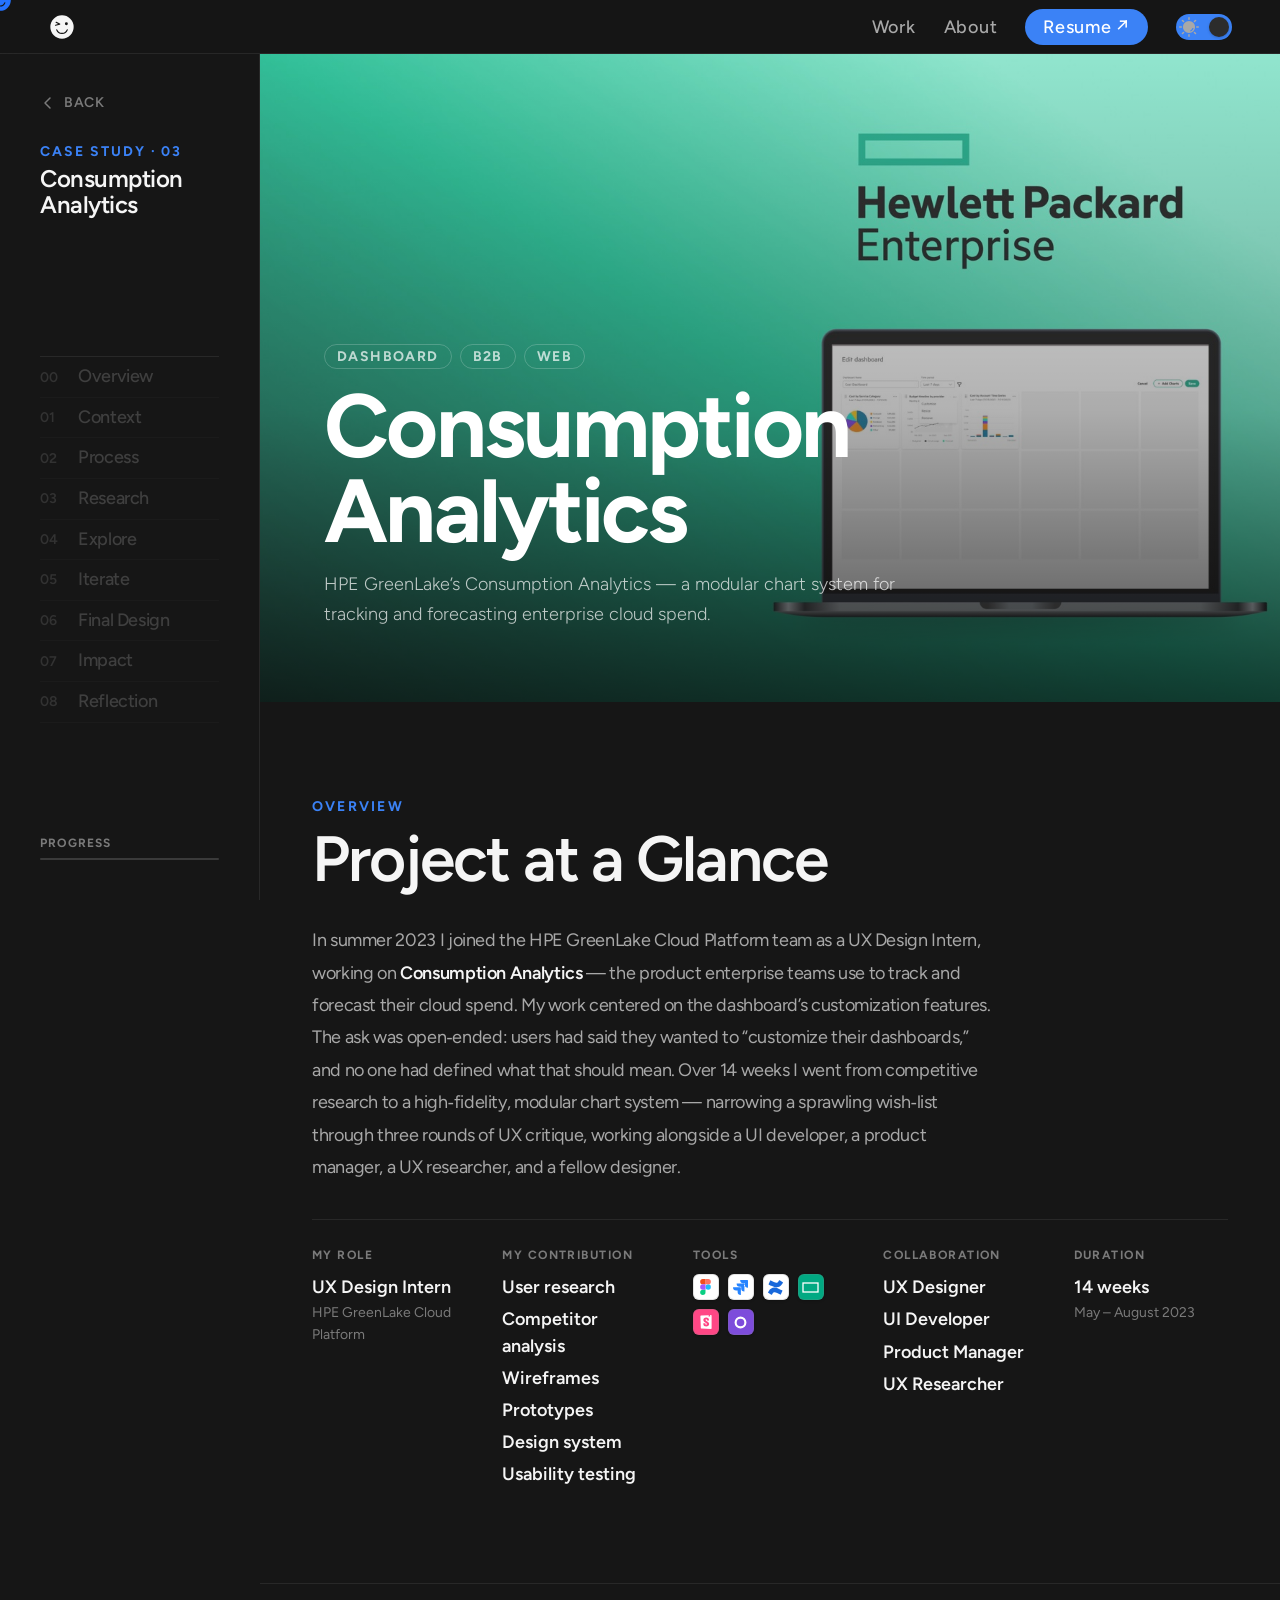
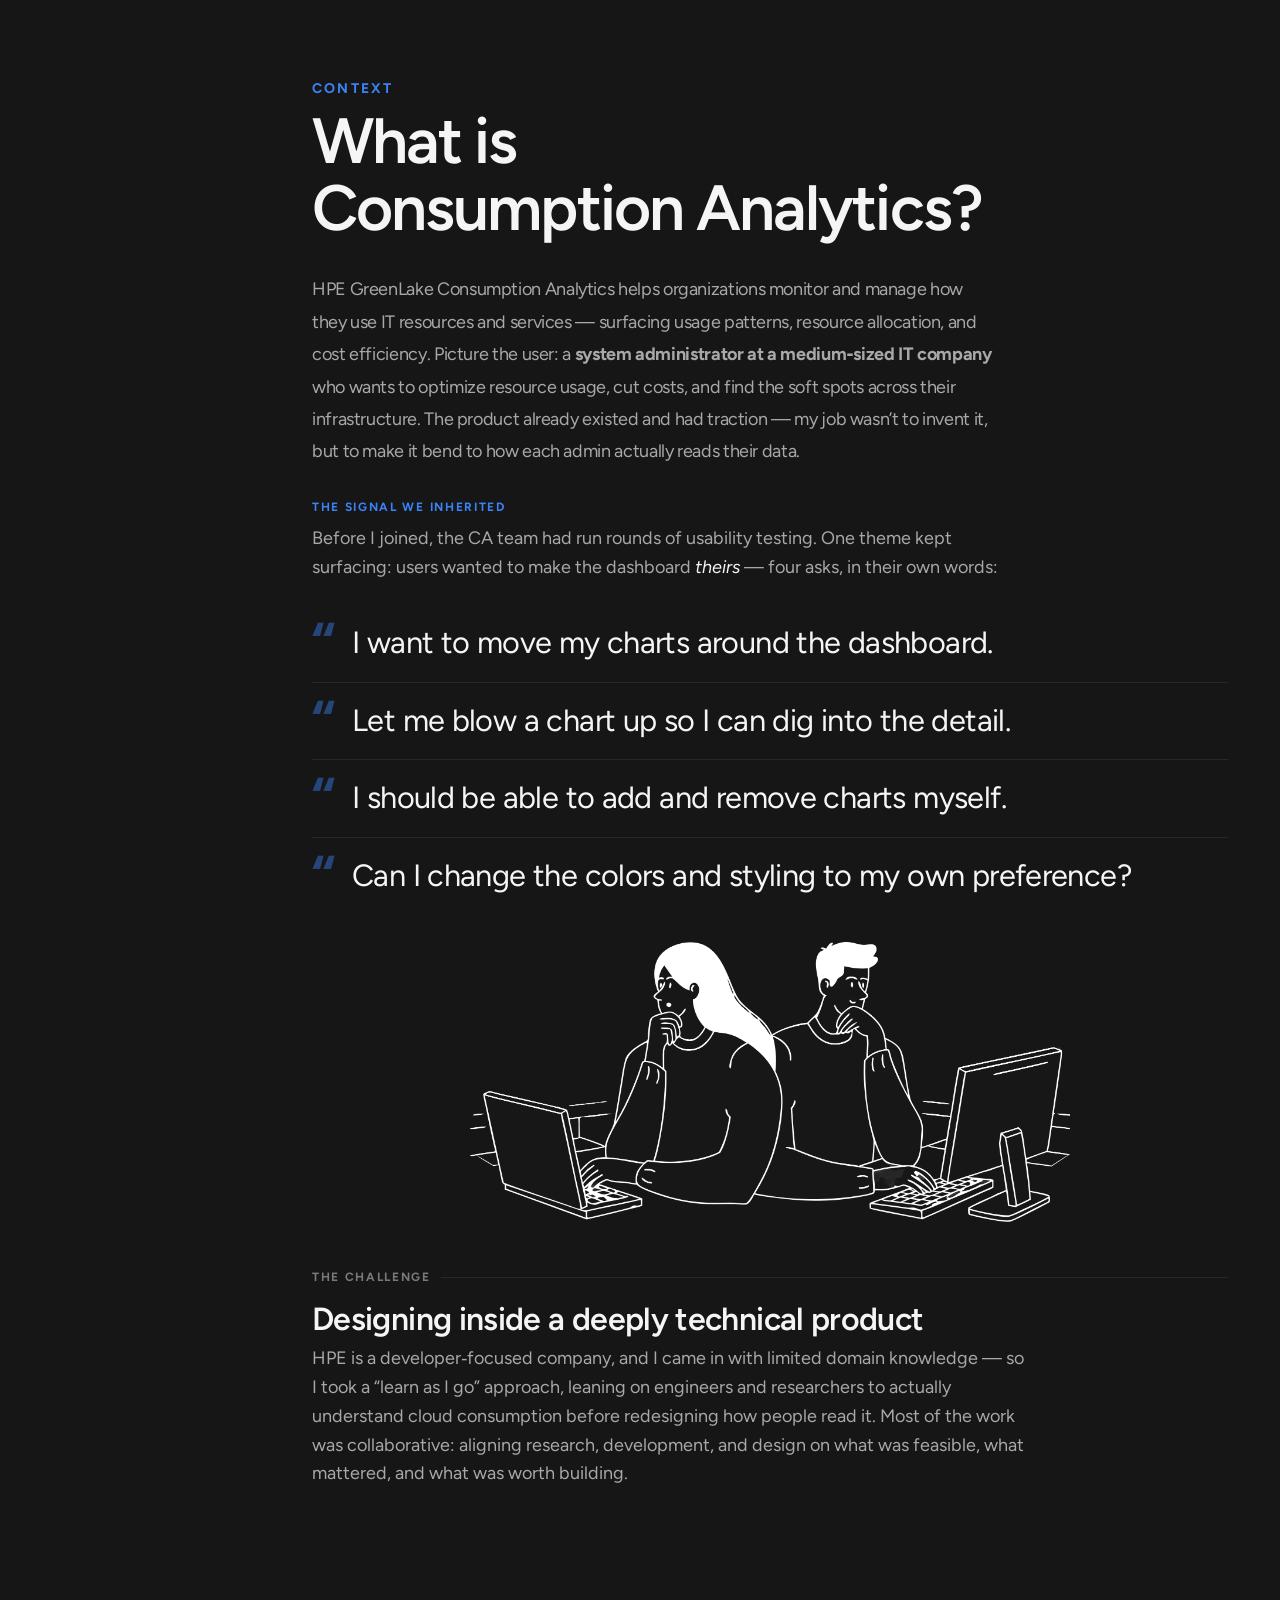
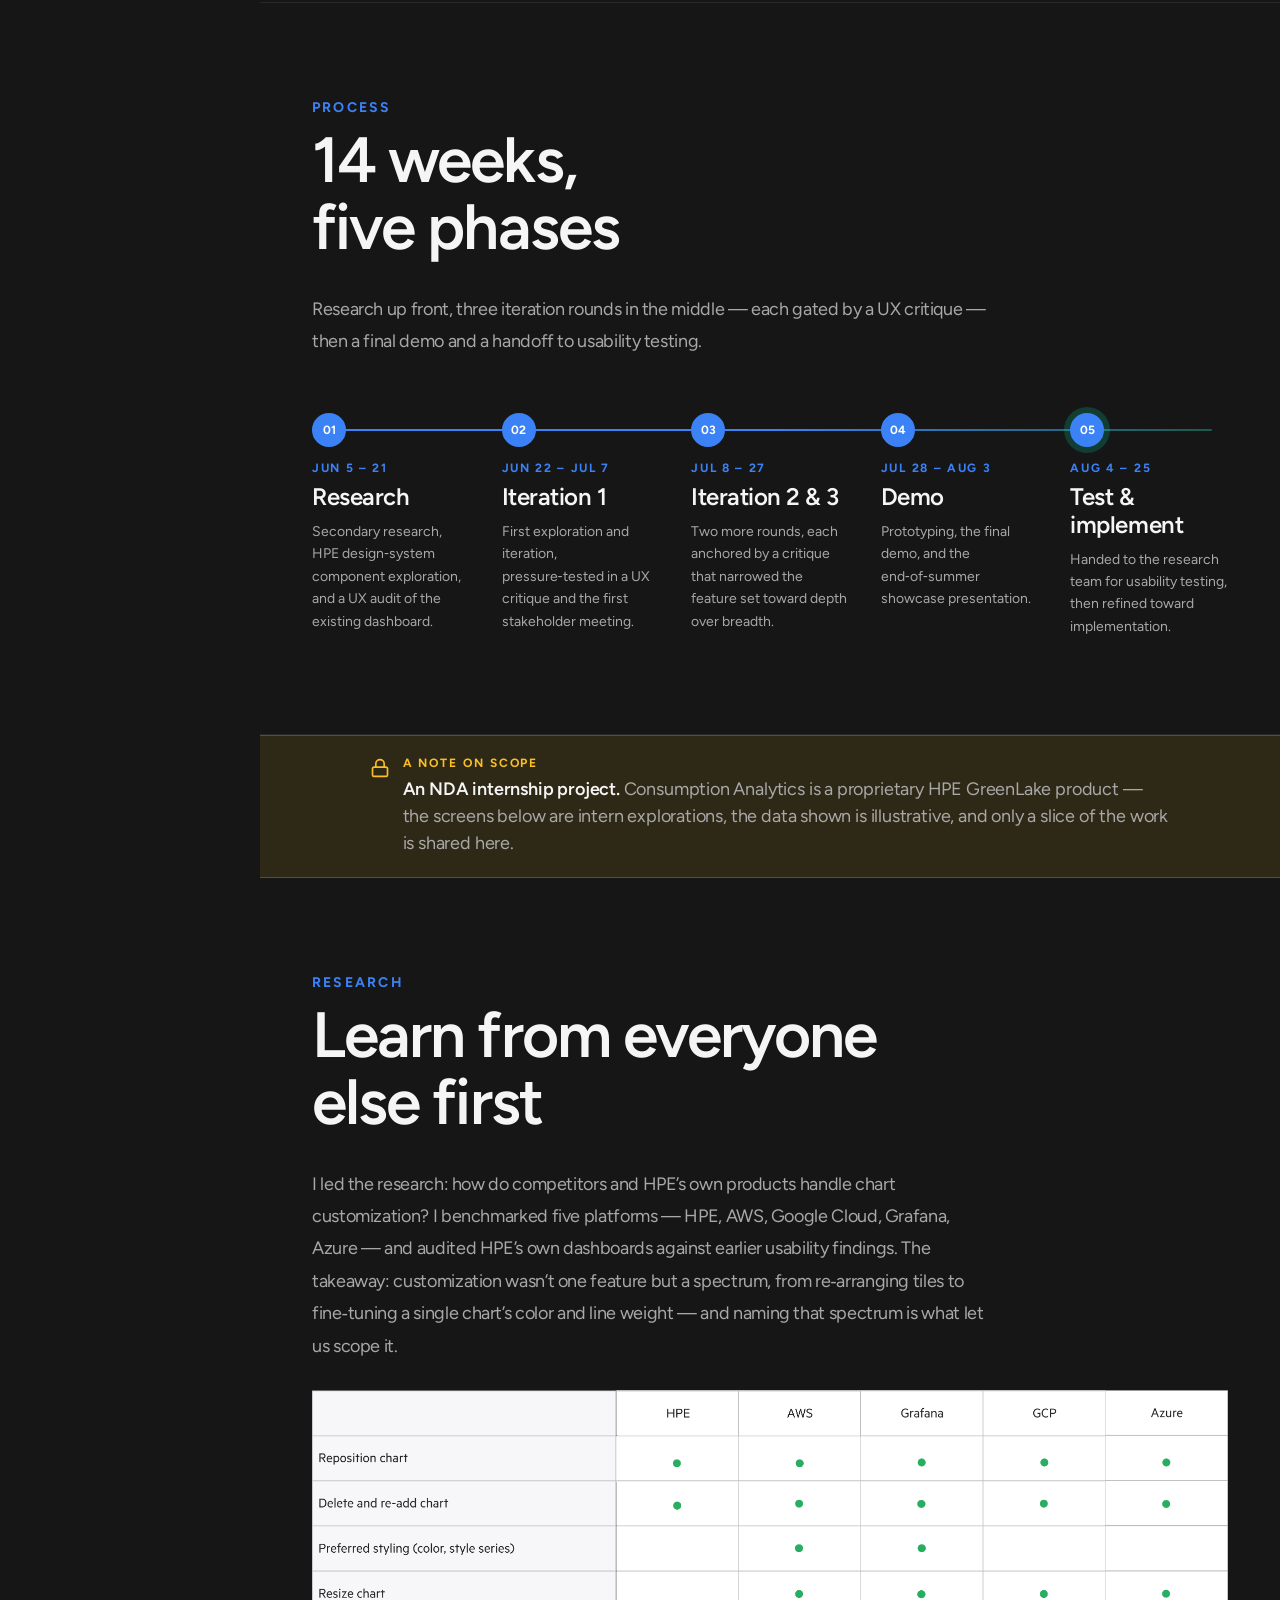
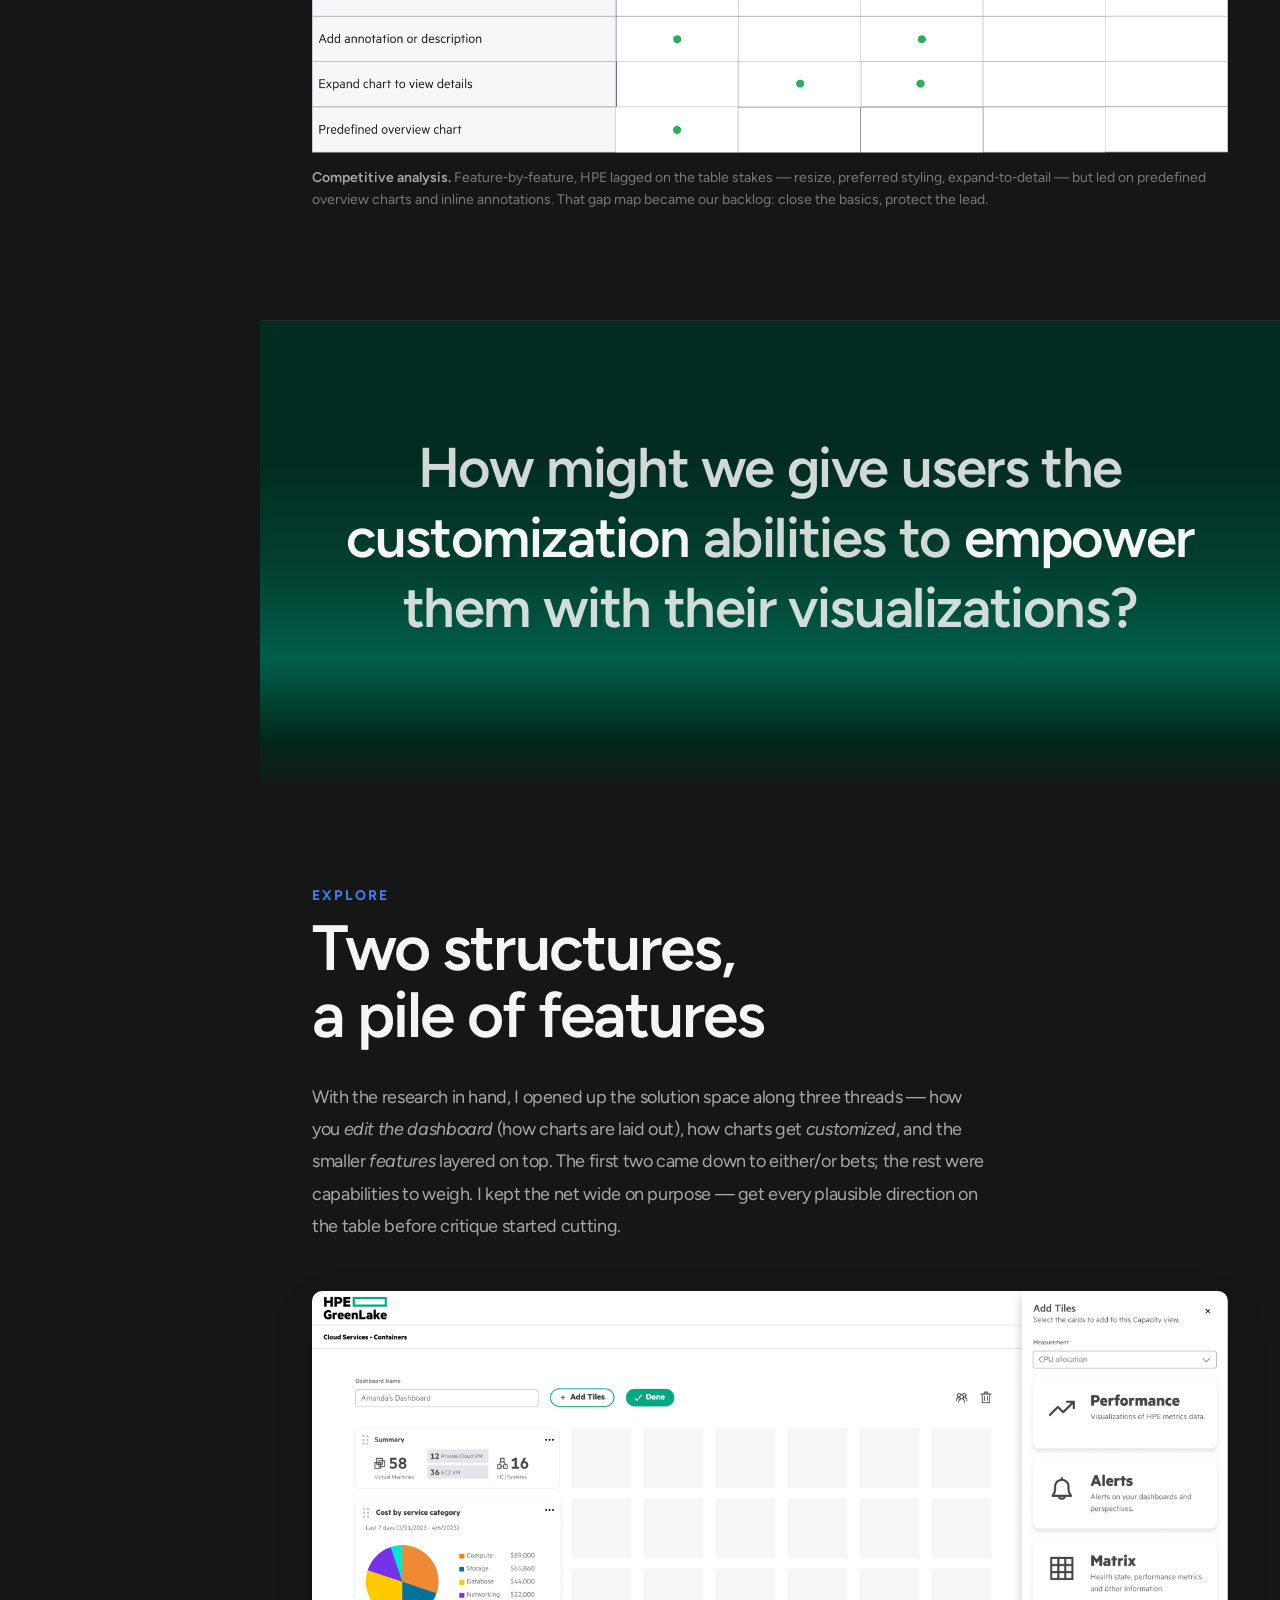
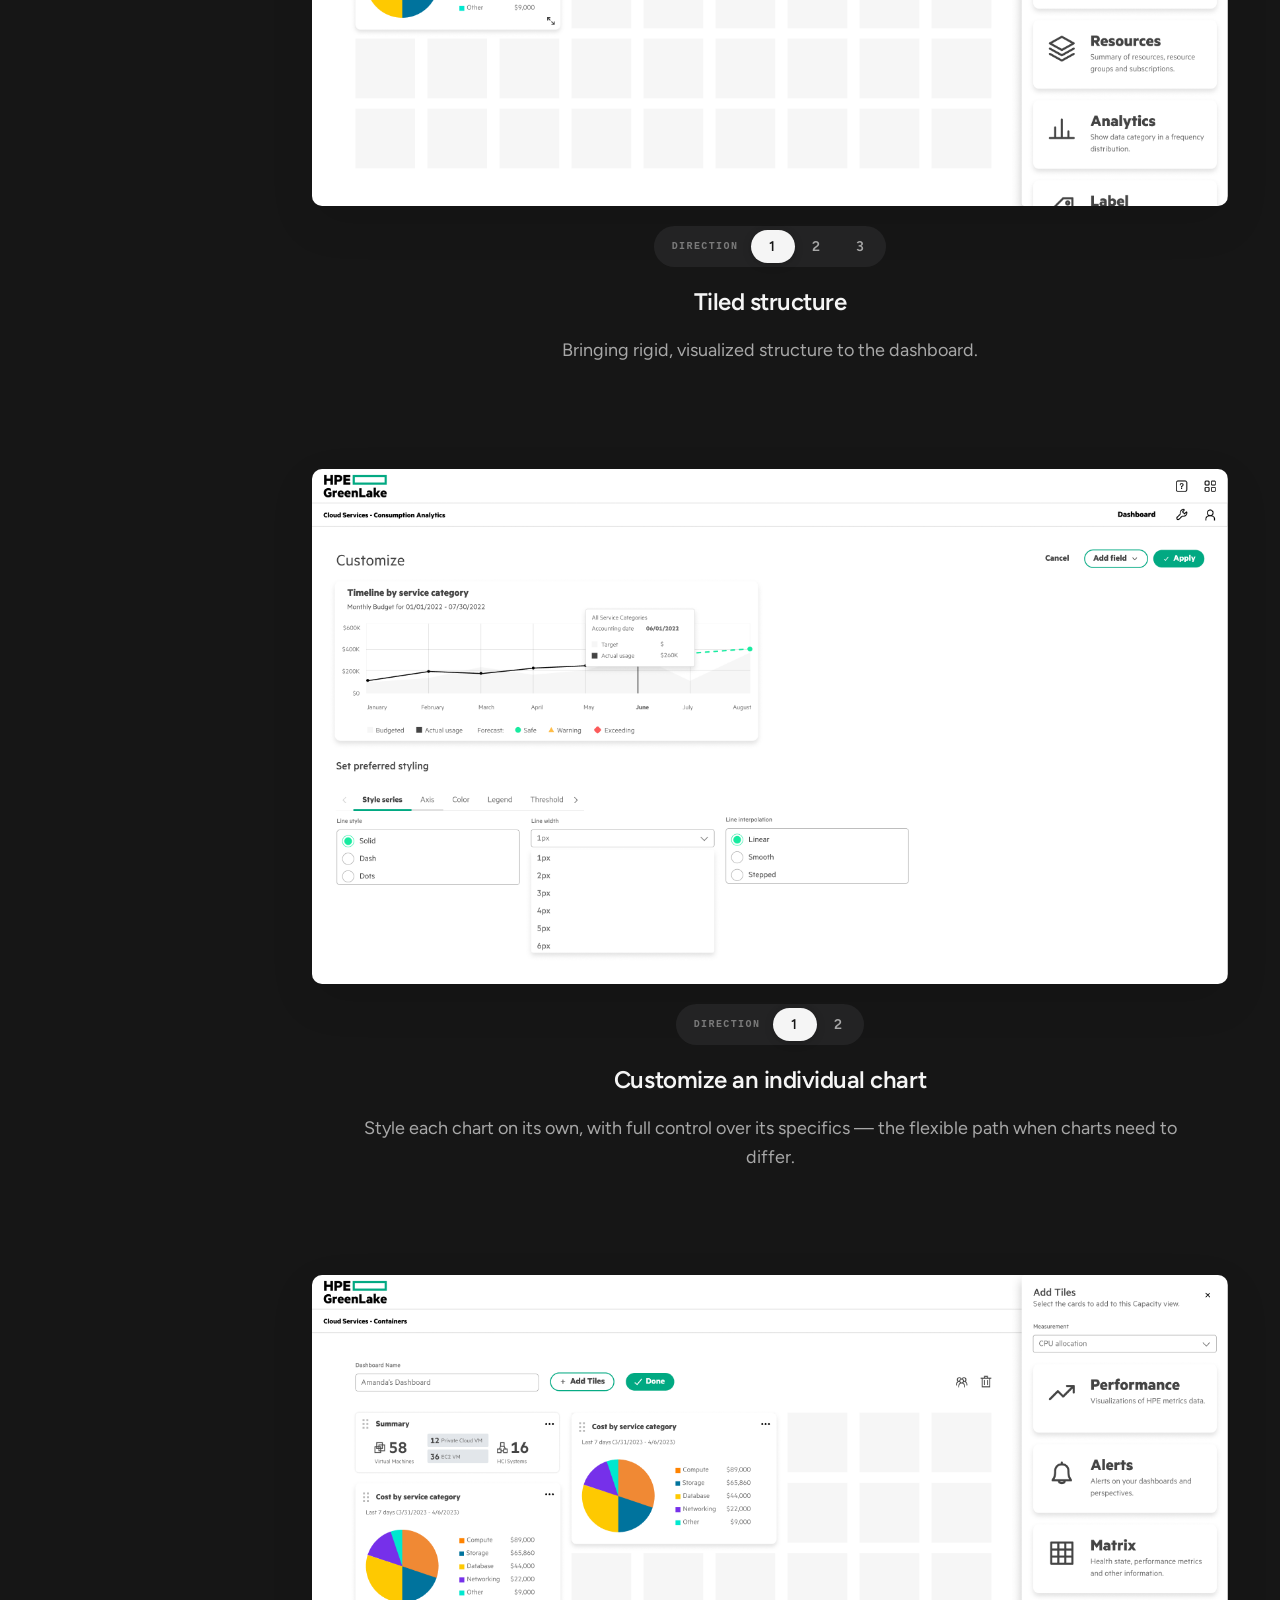
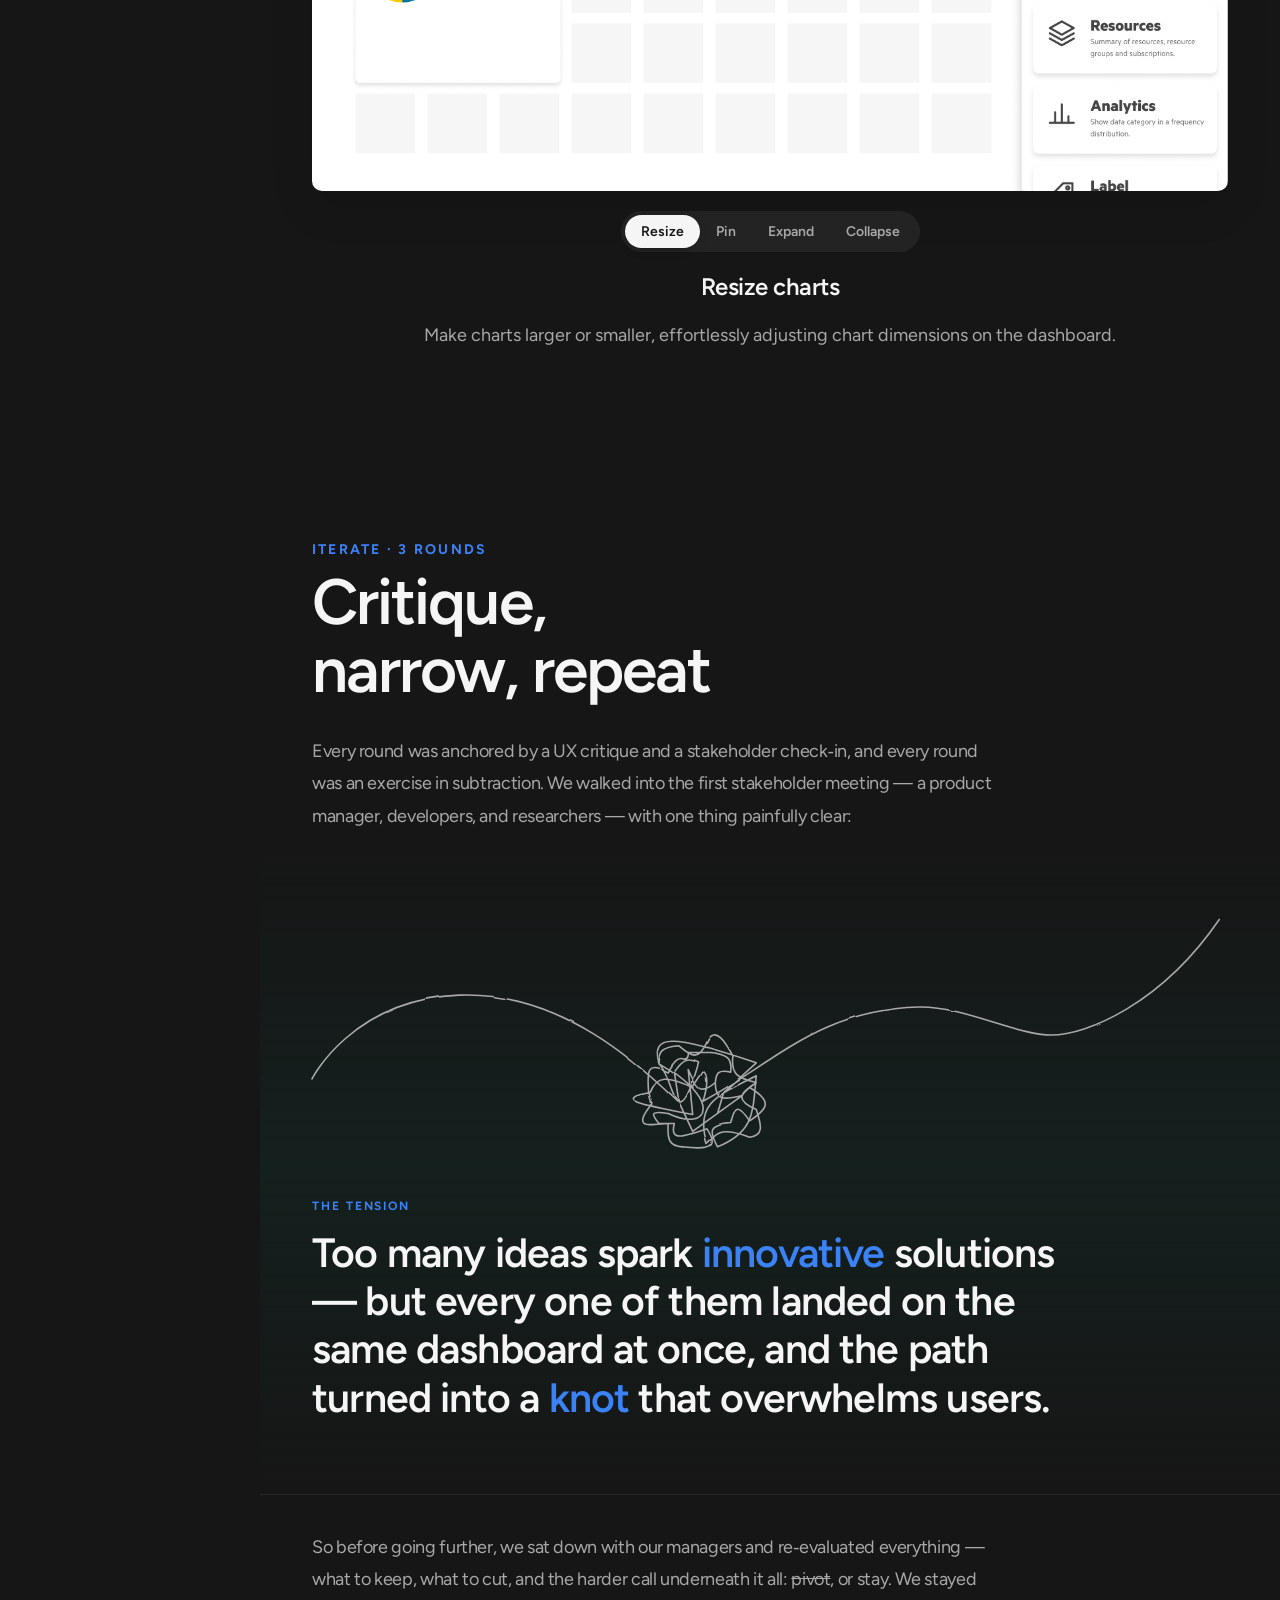
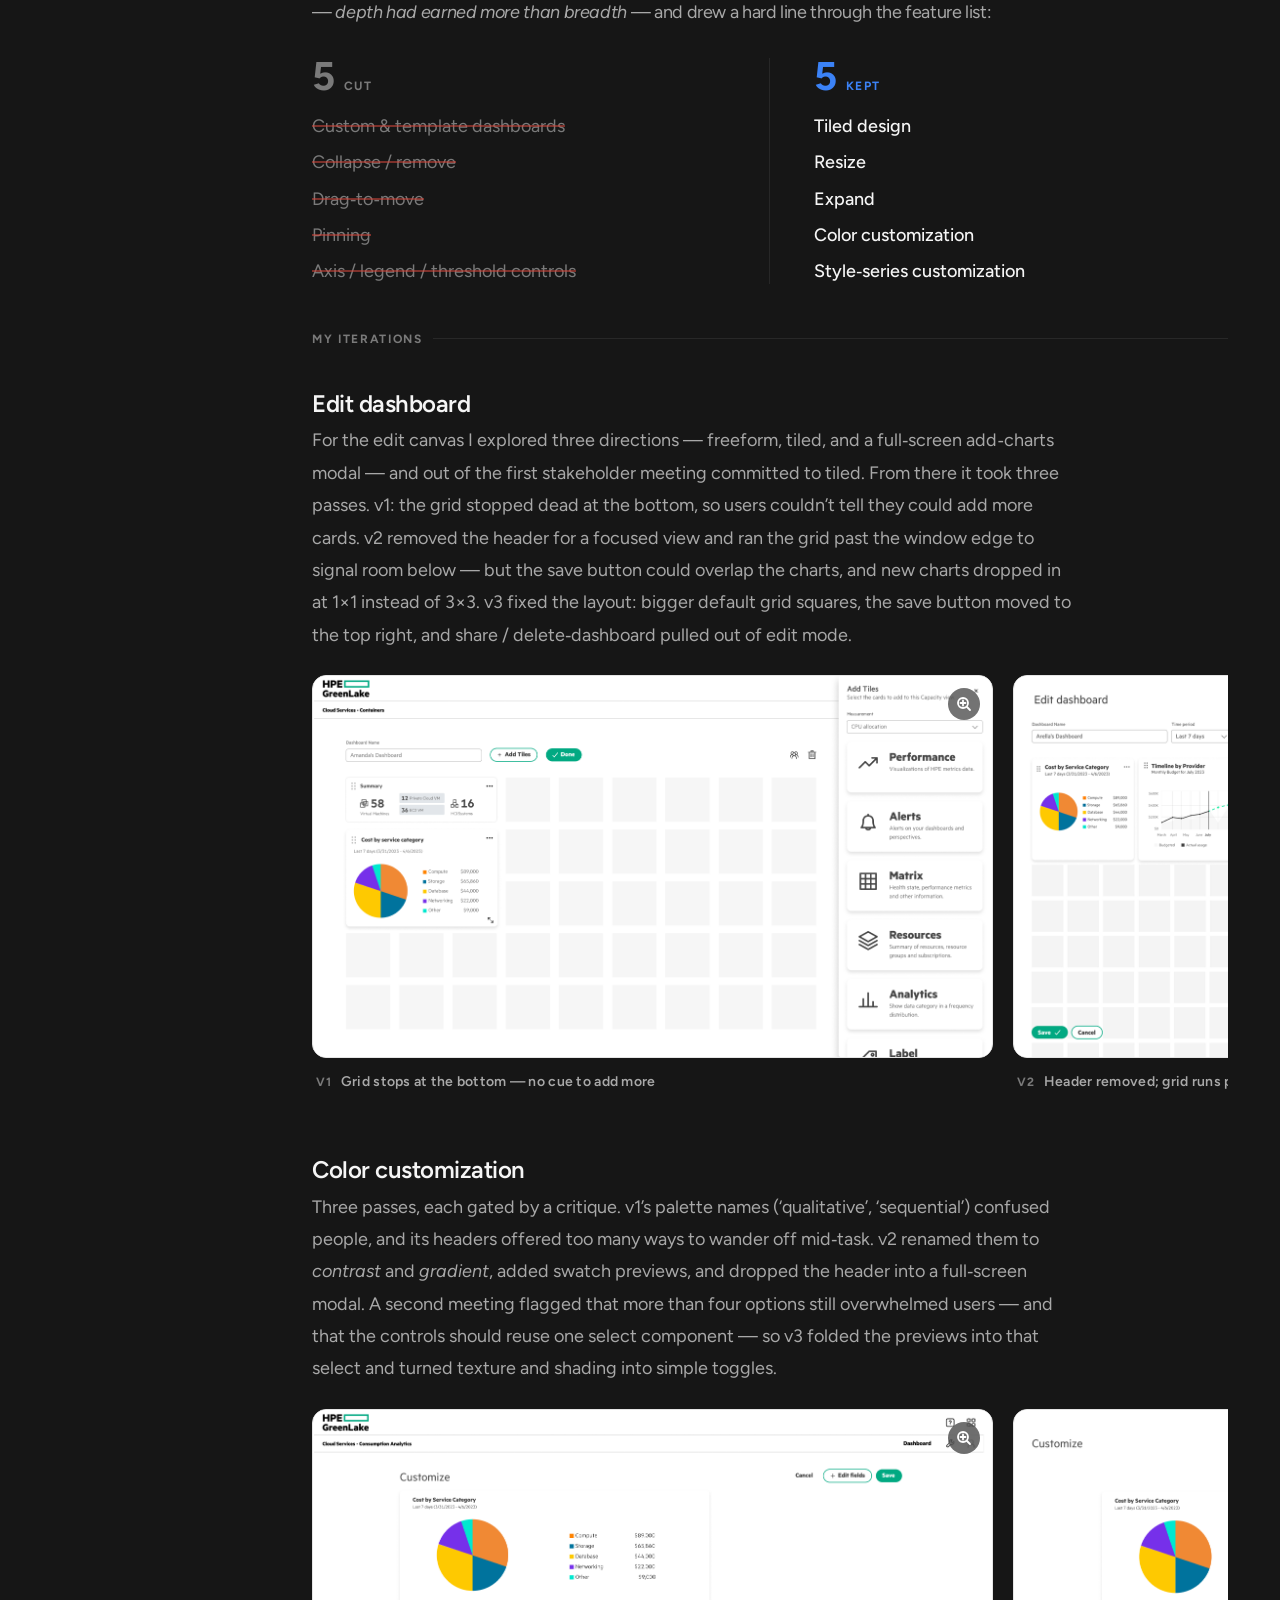
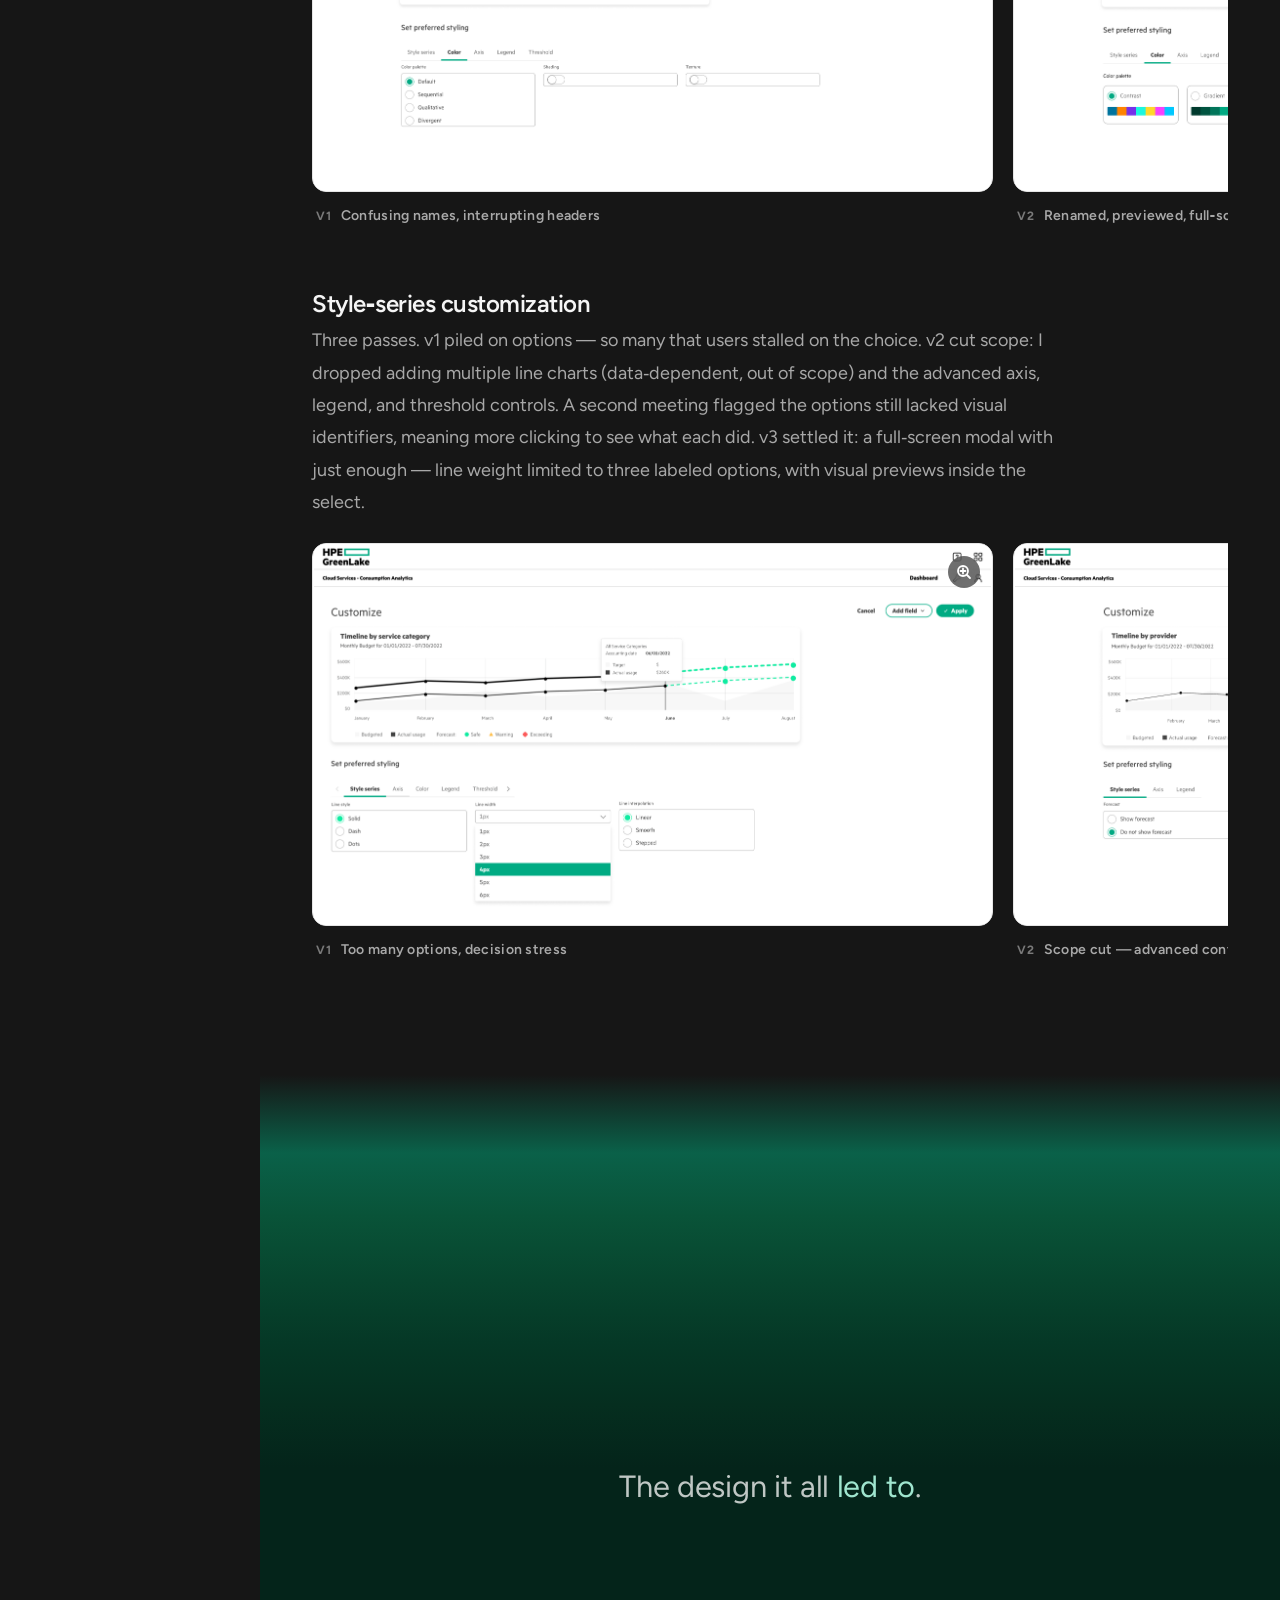
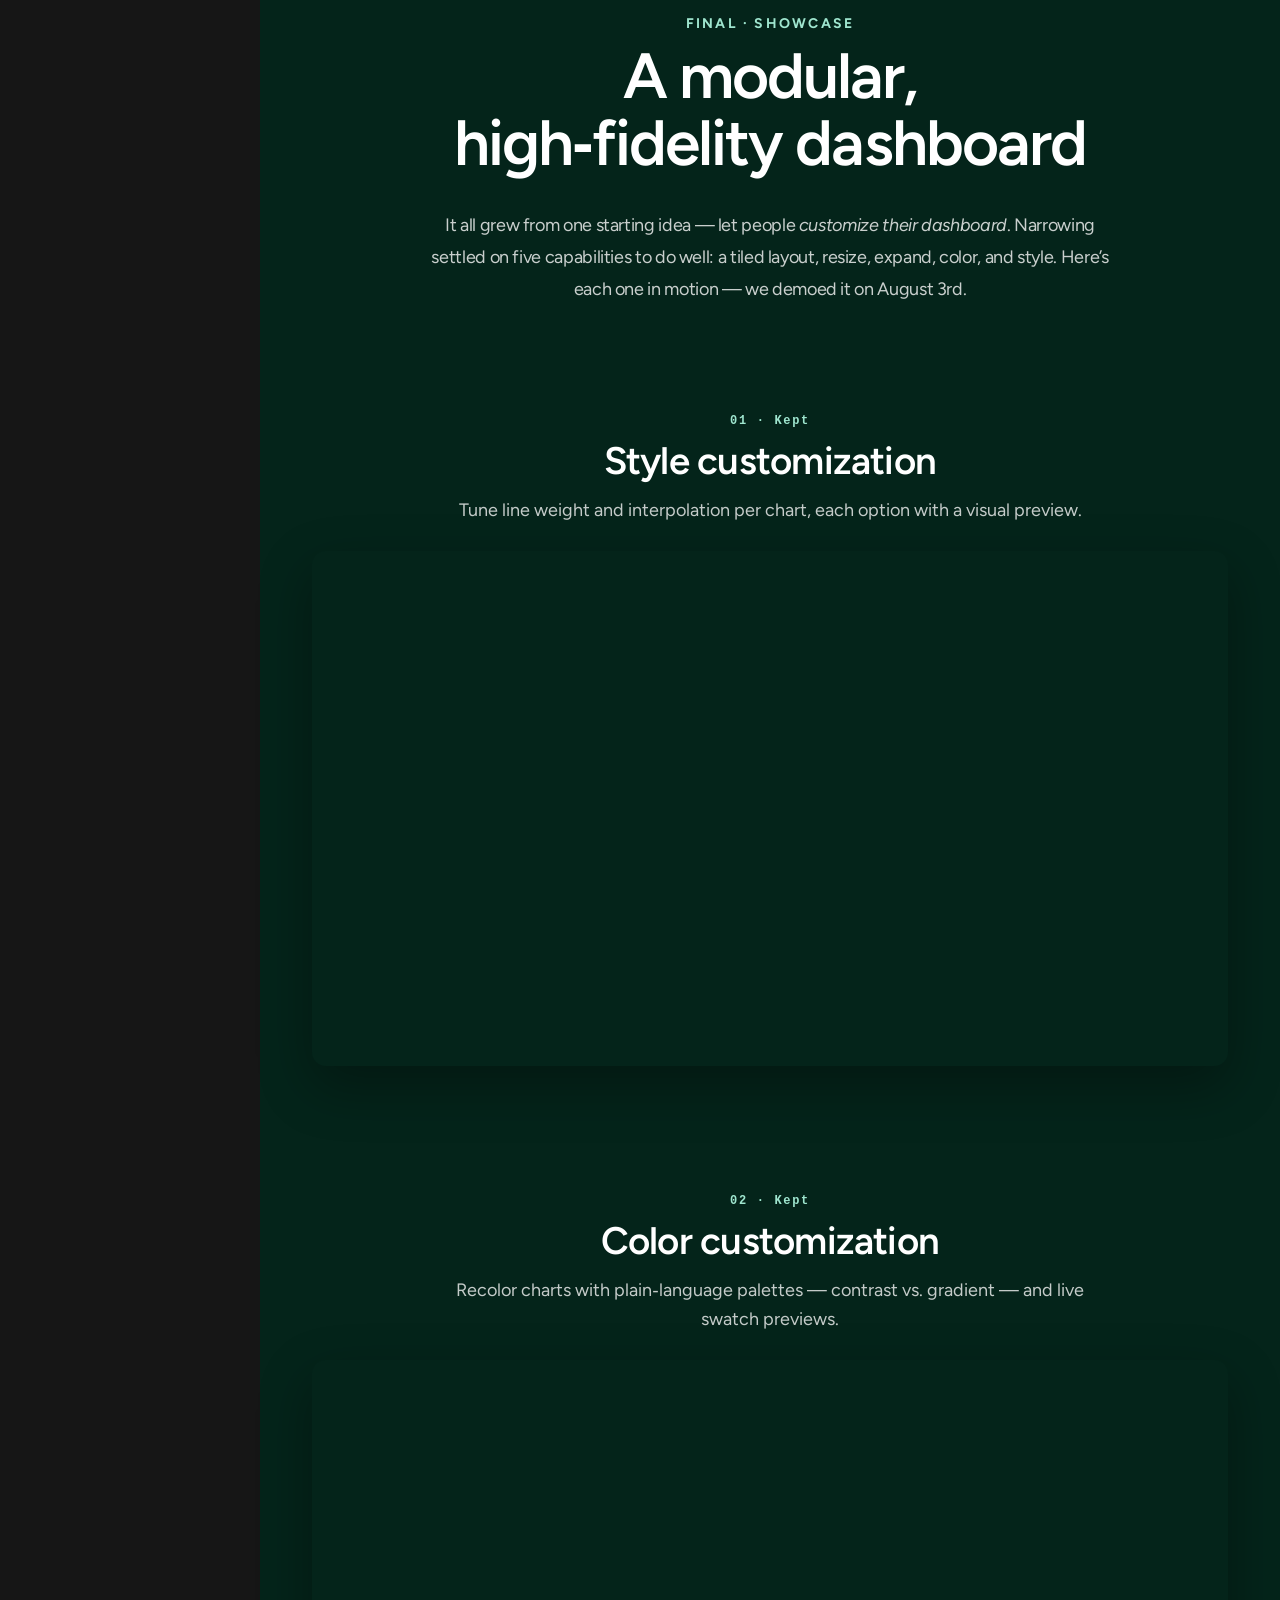
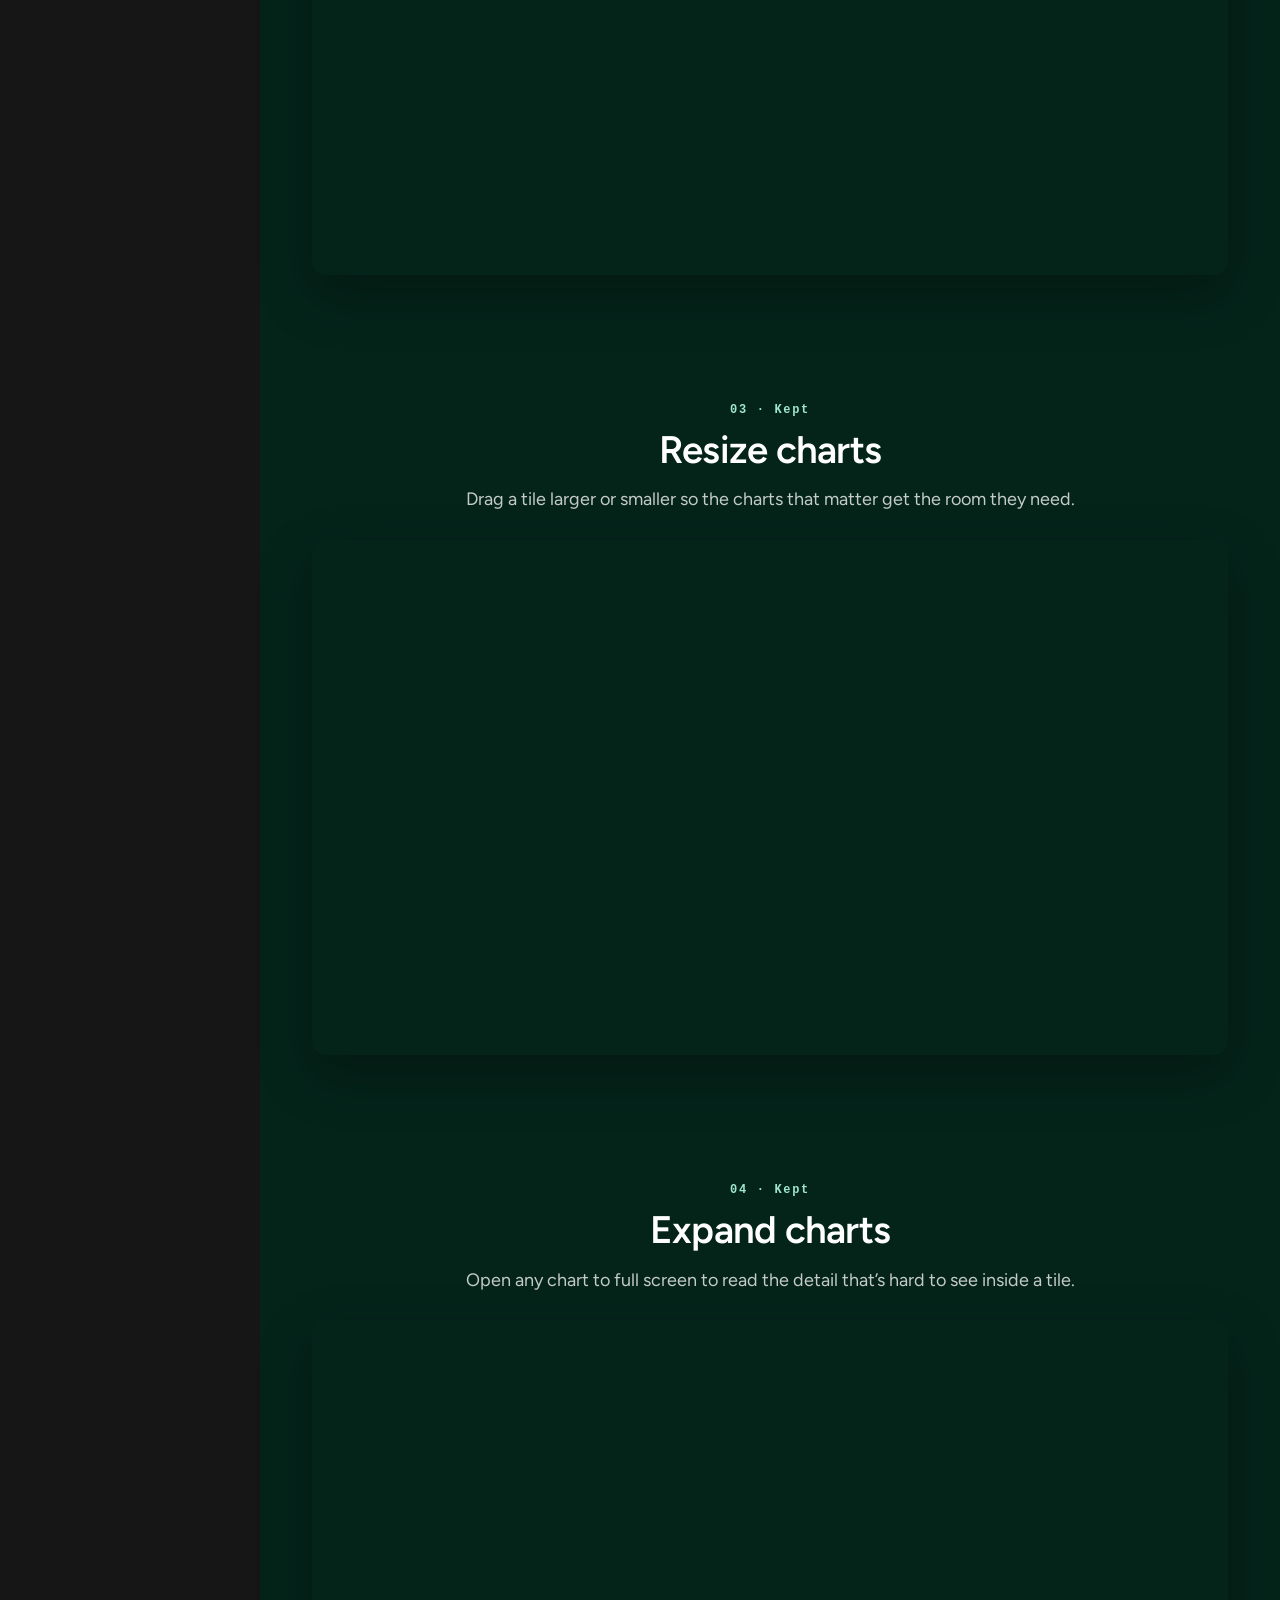
<file: case-study-hpe.html>
<!DOCTYPE html>
<html lang="en" data-theme="light">
<head>
<meta charset="UTF-8">
<meta name="viewport" content="width=device-width, initial-scale=1.0">
<title>HPE GreenLake Consumption Analytics — Case Study — Ziqi (Chloe) Wu</title>
<meta name="description" content="Case study: consumption analytics for HPE GreenLake — a 14-week enterprise UX internship turning complex cloud-spend data into clear, actionable views.">
<meta name="author" content="Ziqi (Chloe) Wu">
<link rel="canonical" href="https://ziqi-wu.com/case-study-hpe.html">
<meta property="og:type" content="article">
<meta property="og:site_name" content="Ziqi (Chloe) Wu">
<meta property="og:url" content="https://ziqi-wu.com/case-study-hpe.html">
<meta property="og:title" content="HPE GreenLake Consumption Analytics — Case Study">
<meta property="og:description" content="Consumption analytics for HPE GreenLake — a 14-week enterprise UX internship turning complex cloud-spend data into clear, actionable views.">
<meta property="og:image" content="https://ziqi-wu.com/banner.png">
<meta property="og:image:width" content="524">
<meta property="og:image:height" content="250">
<meta name="twitter:card" content="summary_large_image">
<meta name="twitter:title" content="HPE GreenLake Consumption Analytics — Case Study">
<meta name="twitter:description" content="Turning complex HPE GreenLake cloud-spend data into clear, actionable views.">
<meta name="twitter:image" content="https://ziqi-wu.com/banner.png">
<link href="https://fonts.googleapis.com/css2?family=Figtree:ital,wght@0,300;0,400;0,500;0,600;0,700;1,400&display=swap" rel="stylesheet">
<link rel="icon" href="favicon.svg" type="image/svg+xml">
<link rel="icon" href="favicon-32.png" sizes="32x32" type="image/png">
<link rel="apple-touch-icon" href="apple-touch-icon.png">
<link rel="stylesheet" href="tokens.css">
<style>
*,*::before,*::after{box-sizing:border-box;margin:0;padding:0;}
html{scroll-behavior:smooth;font-size:120%;overflow-x:clip;}
body{background:var(--bg);color:var(--ink);font-family:var(--font-body);overflow-x:clip;cursor:none;-webkit-font-smoothing:antialiased;transition:background .4s,color .4s;}
html, body, body *, body *::before, body *::after { cursor:none !important; }
@media(hover:none) and (pointer:coarse) {
  #cur { display:none !important; }
  html, body, body *, body *::before, body *::after { cursor:auto !important; }
  a, button, label, [role="button"] { cursor:pointer !important; }
}

/* CURSOR */
#cur{position:fixed;z-index:9999;pointer-events:none;width:26px;height:26px;background:url('assets/images/cursor_default.svg') center / contain no-repeat;transform:translate(-50%,-50%);transition:width .22s cubic-bezier(.34,1.56,.64,1),height .22s;}
#cur.hover{width:30px;height:30px;background-image:url('assets/images/cursor_tap.svg');}
[data-theme="dark"] #cur,
[data-theme="dark"] #cur.hover{filter:brightness(1.15) saturate(1.1);}

/* NAV */
nav{position:fixed;top:0;left:0;right:0;z-index:300;height:54px;display:flex;align-items:center;justify-content:space-between;padding:0 48px;background:var(--nav-bg);backdrop-filter:blur(20px);border-bottom:1px solid var(--border);transition:background .4s,border-color .4s;}
.nav-logo{display:inline-flex;align-items:center;color:var(--ink);text-decoration:none;transition:color .4s;line-height:0;}
.nav-logo:hover .nav-logo-mark{transform:rotate(-8deg);}
.nav-logo-mark{width:28px;height:28px;display:block;transition:transform .25s cubic-bezier(.34,1.56,.64,1);}
.nav-r{display:flex;align-items:center;gap:28px;}
.nav-links{display:flex;gap:28px;list-style:none;}
.nav-links a{font-size:var(--fs-base);font-weight:var(--fw-medium);letter-spacing:.04em;color:var(--ink-2);text-decoration:none;transition:color .2s;}
.nav-links a:hover{color:var(--ink);}
/* Mobile hamburger nav — matches index */
.hamburger{display:none;flex-direction:column;gap:4.5px;width:24px;cursor:pointer;padding:4px 0;border:none;background:none;}
.hamburger span{display:block;height:1.5px;width:100%;background:var(--ink);border-radius:2px;transition:transform .3s ease,opacity .3s ease;}
@media(max-width:767px){
  nav{padding:0 20px;}
  .nav-r{gap:16px;}
  .nav-links{display:none;}
  .nav-links.open{display:flex;flex-direction:column;position:fixed;top:54px;left:0;right:0;background:var(--nav-bg);backdrop-filter:blur(20px);border-bottom:1px solid var(--border);padding:16px 24px 24px;gap:16px;z-index:299;}
  .nav-links.open li{border-bottom:1px solid var(--border);padding-bottom:12px;}
  .nav-links.open li:last-child{border:none;padding:0;}
  .nav-links.open a{font-size:var(--fs-base);color:var(--ink);}
  .nav-links.open .nav-cta{display:inline-flex;width:fit-content;}
  .hamburger{display:flex;}
  .hamburger.open span:nth-child(1){transform:translateY(6px) rotate(45deg);}
  .hamburger.open span:nth-child(2){opacity:0;}
  .hamburger.open span:nth-child(3){transform:translateY(-6px) rotate(-45deg);}
  .t-tog{flex-shrink:0;}
}
.nav-cta{color:#fff!important;background:var(--accent)!important;padding:7px 18px;border-radius:100px;transition:opacity .2s!important;}
.nav-cta:hover{opacity:.88;}
.t-tog{position:relative;width:56px;height:26px;cursor:none;}
.t-tog input{position:absolute;opacity:0;width:0;height:0;}
.t-track{position:absolute;inset:0;background:var(--border-h);border-radius:100px;transition:background .3s;display:flex;align-items:center;justify-content:space-between;padding:0 3px;}
.t-tog input:checked~.t-track{background:var(--accent);}
.t-icon{display:block;width:20px;height:20px;color:var(--ink-3);z-index:1;transition:opacity .25s;flex-shrink:0;}
.t-sun{opacity:0;}.t-moon{opacity:1;}
[data-theme="dark"] .t-sun{opacity:1;}[data-theme="dark"] .t-moon{opacity:0;}
/* Track turns accent (blue) when checked/dark — lift the exposed sun icon for contrast */
.t-tog input:checked~.t-track .t-sun{color:var(--ink-2);}
.t-knob{position:absolute;top:3px;left:3px;width:20px;height:20px;background:var(--surf);border-radius:50%;transition:transform .28s cubic-bezier(.4,0,.2,1);pointer-events:none;z-index:2;box-shadow:0 1px 3px rgba(0,0,0,.2);}
.t-tog input:checked~.t-knob{transform:translateX(30px);}

/* LAYOUT — left panel + content (same as adaptive plan case study) */
.page-wrap{display:grid;grid-template-columns:260px 1fr;min-height:100vh;padding-top:54px;}

/* LEFT STICKY PANEL */
.cs-left{position:sticky;top:54px;height:calc(100vh - 54px);display:flex;flex-direction:column;justify-content:flex-start;padding:40px 40px;border-right:1px solid var(--border);overflow:hidden;background:var(--bg);transition:background .4s,border-color .4s;}
.cs-back{display:flex;align-items:center;gap:8px;font-size:var(--fs-sm);font-weight:var(--fw-semibold);letter-spacing:.04em;text-transform:uppercase;color:var(--ink-3);text-decoration:none;transition:color .2s;margin-bottom:32px;flex-shrink:0;}
.cs-back:hover{color:var(--accent);}
.cs-back svg{transition:transform .2s;}
.cs-back:hover svg{transform:translateX(-3px);}
.cs-left-label{margin-bottom:4px;}
.cs-left-eyebrow{font-size:var(--fs-sm);font-weight:var(--fw-bold);letter-spacing:.14em;text-transform:uppercase;color:var(--accent);display:block;margin-bottom:6px;}
.cs-left-project{font-family:var(--font-display);font-size:var(--fs-md);font-weight:var(--fw-semibold);letter-spacing:-.02em;color:var(--ink);line-height:1.1;margin-bottom:20px;}
.cs-index{display:flex;flex-direction:column;gap:0;border-top:1px solid var(--border);margin-top:auto;}
.cs-idx-row{display:flex;align-items:center;gap:10px;padding:9px 0;border-bottom:1px solid var(--border);cursor:none;text-decoration:none;transition:opacity .3s,padding-left .3s;opacity:.28;}
.cs-idx-row:hover{opacity:.65;}
.cs-idx-row.active{opacity:1;padding-left:4px;}
.cs-idx-num{font-family:var(--font-display);font-size:var(--fs-sm);font-weight:var(--fw-semibold);letter-spacing:.02em;color:var(--ink-3);width:28px;flex-shrink:0;transition:color .3s;}
.cs-idx-row.active .cs-idx-num{color:var(--accent);}
.cs-idx-label{font-size:var(--fs-base);font-weight:var(--fw-medium);color:var(--ink-2);letter-spacing:-.02em;flex:1;transition:color .3s;line-height:1.2;}
.cs-idx-row.active .cs-idx-label{color:var(--ink);}
.cs-idx-tick{height:1.5px;width:0;background:var(--accent);border-radius:1px;transition:width .4s cubic-bezier(.22,1,.36,1);}
.cs-idx-row.active .cs-idx-tick{width:24px;}
.cs-progress{margin-top:auto;flex-shrink:0;}
.cs-progress-label{font-size:var(--fs-xs);font-weight:var(--fw-bold);letter-spacing:.1em;text-transform:uppercase;color:var(--ink-3);margin-bottom:8px;}
.cs-progress-track{height:2px;background:var(--border-h);border-radius:2px;}
.cs-progress-fill{height:100%;background:var(--accent);border-radius:2px;transition:width .3s ease;width:0%;}

/* RIGHT CONTENT WRAP */
.cs-content{min-width:0;}
.cs-wrap{max-width:1080px;margin:0 auto;padding:0 52px;}

/* HERO — pills match index Panel 03 exactly; sizing matches adaptive plan */
.cs-hero{min-height:72vh;background:#042f2e url('assets/images/hpe%20cover.jpg') center/cover no-repeat;position:relative;overflow:hidden;display:flex;align-items:flex-end;padding:72px 64px;}
.cs-hero::after{content:'';position:absolute;inset:0;pointer-events:none;background:linear-gradient(to bottom,rgba(0,0,0,.10) 0%,rgba(0,0,0,.30) 55%,rgba(0,0,0,.72) 100%);z-index:2;}
.cs-hero-inner{position:relative;z-index:3;max-width:980px;width:100%;}
.cs-hero-tags{display:flex;gap:8px;margin-bottom:14px;flex-wrap:wrap;}
.cs-hero-tag{font-size:var(--fs-sm);font-weight:var(--fw-bold);letter-spacing:.1em;text-transform:uppercase;color:rgba(255,255,255,.7);border:1px solid rgba(255,255,255,.2);padding:3px 12px;border-radius:100px;backdrop-filter:blur(8px);}
.cs-hero-title{font-family:var(--font-display);font-weight:var(--fw-bold);font-size:clamp(var(--fs-3xl),7vw,var(--fs-display));line-height:.95;letter-spacing:-.03em;color:#fff;margin-bottom:16px;}
.cs-hero-sub{font-size:var(--fs-base);font-weight:var(--fw-light);color:rgba(255,255,255,.72);line-height:1.7;max-width:52ch;}

/* SECTION primitives — match adaptive plan */
.cs-section{padding:96px 0;border-bottom:1px solid var(--border);}
.cs-section:last-of-type{border-bottom:none;}
.cs-eyebrow{font-size:var(--fs-sm);font-weight:var(--fw-bold);letter-spacing:.16em;text-transform:uppercase;color:var(--accent);margin-bottom:10px;display:block;}
.cs-section-title{font-family:var(--font-display);font-weight:var(--fw-semibold);font-size:clamp(var(--fs-xl),5vw,var(--fs-4xl));line-height:1.05;letter-spacing:-.03em;color:var(--ink);margin-bottom:32px;}
/* Body paragraph under section title — matches adaptive plan .cs-body (p1 tokens) */
.cs-section-sub{font-size:var(--p1-size);font-weight:var(--p1-weight);color:var(--p1-color);line-height:var(--p1-line);letter-spacing:var(--p1-tracking);max-width:var(--p1-max-width);}

/* INTRO meta strip (right under hero) — paragraph uses p1 tokens like .cs-body in adaptive plan */
.cs-intro{padding:96px 0 32px;border-bottom:1px solid var(--border);}
.cs-intro-body{font-size:var(--p1-size);font-weight:var(--p1-weight);color:var(--p1-color);line-height:var(--p1-line);letter-spacing:var(--p1-tracking);max-width:var(--p1-max-width);}
.cs-meta{display:flex;flex-wrap:wrap;gap:40px;margin-top:36px;padding-top:24px;border-top:1px solid var(--border);}
.cs-meta-item{display:flex;flex-direction:column;gap:4px;}
.cs-meta-label{font-size:var(--fs-xs);font-weight:var(--fw-bold);letter-spacing:.12em;text-transform:uppercase;color:var(--ink-3);}
.cs-meta-val{font-size:var(--fs-base);font-weight:var(--fw-semibold);color:var(--ink);}
.cs-meta-sub{font-size:var(--fs-xs);font-weight:var(--fw-medium);color:var(--ink-3);letter-spacing:.01em;margin-top:2px;line-height:1.4;}
/* Tooling row — app-icon tiles instead of text (full-color in both themes) */
.cs-tool-icons{display:flex;align-items:center;gap:9px;flex-wrap:wrap;}
.cs-tool-icon{position:relative;width:26px;height:26px;border-radius:6px;display:grid;place-items:center;flex:0 0 auto;box-shadow:0 1px 2.5px rgba(0,0,0,.22),inset 0 0 0 1px rgba(128,128,128,.22);transition:transform .25s cubic-bezier(.22,1,.36,1);}
.cs-tool-icon:hover{transform:translateY(-2px);}
.cs-tool-icon svg{display:block;}
.cs-tool-icon--figma{background:#fff;}
.cs-tool-icon--jira{background:#fff;}
.cs-tool-icon--confluence{background:#fff;}
.cs-tool-icon--hpe{background:#01A982;}
.cs-tool-icon--storybook{background:#FF4785;}
.cs-tool-icon--grommet{background:#7D4CDB;}
/* Hover tooltip — shows the tool name from aria-label */
.cs-tool-icon::after{content:attr(aria-label);position:absolute;bottom:calc(100% + 8px);left:50%;transform:translateX(-50%) translateY(4px);background:var(--ink);color:var(--bg);font-size:var(--fs-xs);font-weight:var(--fw-semibold);letter-spacing:.02em;white-space:nowrap;padding:4px 8px;border-radius:6px;box-shadow:0 4px 12px rgba(0,0,0,.18);opacity:0;pointer-events:none;transition:opacity .18s ease,transform .18s ease;z-index:20;}
.cs-tool-icon:hover::after{opacity:1;transform:translateX(-50%) translateY(0);}
/* Featured meta item — used for DS Agents (the headline contribution) */
.cs-meta-item--featured{position:relative;padding:10px 16px 12px;border-radius:12px;background:linear-gradient(135deg,rgba(1,169,130,.08),rgba(1,169,130,.03));border:1px solid rgba(1,169,130,.22);}
[data-theme="dark"] .cs-meta-item--featured{background:linear-gradient(135deg,rgba(1,201,154,.14),rgba(1,201,154,.04));border-color:rgba(1,201,154,.28);}
.cs-meta-item--featured .cs-meta-label{color:var(--accent);display:flex;align-items:center;gap:6px;}
.cs-meta-item--featured .cs-meta-label::before{content:'';width:7px;height:7px;border-radius:50%;background:var(--accent);box-shadow:0 0 0 3px rgba(1,169,130,.18);animation:csPulse 2.4s ease-in-out infinite;}
[data-theme="dark"] .cs-meta-item--featured .cs-meta-label::before{box-shadow:0 0 0 3px rgba(1,201,154,.22);}
.cs-meta-item--featured .cs-meta-val{color:var(--accent);}
.cs-meta-item--featured a{color:inherit;text-decoration:none;border-bottom:1px dashed rgba(1,169,130,.4);transition:border-color .2s;}
.cs-meta-item--featured a:hover{border-bottom-color:var(--accent);}
@keyframes csPulse{0%,100%{box-shadow:0 0 0 3px rgba(1,169,130,.18);}50%{box-shadow:0 0 0 6px rgba(1,169,130,.06);}}

/* BEFORE/AFTER side-by-side for "Where we started" */
.cs-before-after{display:grid;grid-template-columns:1fr 1fr;gap:16px;margin-top:28px;}
.cs-ba-cell{border-radius:18px;border:1px solid var(--border);background:var(--surf);padding:24px;display:flex;flex-direction:column;gap:14px;transition:background .4s,border-color .4s;}
.cs-ba-tag{font-size:var(--fs-xs);font-weight:var(--fw-bold);letter-spacing:.14em;text-transform:uppercase;color:var(--ink-3);}
.cs-ba-cell--before .cs-ba-tag{color:var(--ink-3);}
.cs-ba-cell--after .cs-ba-tag{color:var(--accent);}
.cs-ba-title{font-family:var(--font-display);font-size:var(--fs-md);font-weight:var(--fw-semibold);color:var(--ink);letter-spacing:-.02em;line-height:1.2;}
.cs-ba-text{font-size:var(--fs-base);color:var(--ink-2);line-height:1.65;}
.cs-ba-list{display:flex;flex-direction:column;gap:6px;margin-top:6px;}
.cs-ba-list-item{font-size:var(--fs-base);color:var(--ink-2);display:flex;align-items:flex-start;gap:8px;line-height:1.5;}
.cs-ba-list-item::before{content:'';width:5px;height:5px;border-radius:50%;background:var(--border-h);flex-shrink:0;margin-top:8px;}
.cs-ba-cell--after .cs-ba-list-item::before{background:var(--accent);}

/* VOICES — research verbatims (inherited usability signal) */
.cs-voices-head{margin-top:32px;}
.cs-voices-tag{font-size:var(--fs-xs);font-weight:var(--fw-bold);letter-spacing:.14em;text-transform:uppercase;color:var(--accent);display:block;margin-bottom:10px;}
.cs-voices-lead{font-size:var(--fs-base);color:var(--ink-2);line-height:1.65;max-width:60ch;}
.cs-voices-lead em{font-style:italic;color:var(--ink);}
.cs-voices{margin-top:22px;display:flex;flex-direction:column;}
.cs-voice{position:relative;padding:18px 0 18px 40px;border-bottom:1px solid var(--border);transition:border-color .3s;}
.cs-voice:last-of-type{border-bottom:none;}
.cs-voice::before{content:'\201C';position:absolute;left:0;top:18px;font-family:var(--font-display);font-size:var(--fs-3xl);font-weight:var(--fw-bold);line-height:.7;color:var(--accent);opacity:.45;}
.cs-voice p{font-family:var(--font-display);font-size:clamp(var(--fs-md),2.4vw,var(--fs-lg));font-weight:var(--fw-regular);color:var(--ink);line-height:1.32;letter-spacing:-.02em;}
.cs-voices-people{display:flex;justify-content:center;margin-top:28px;}
.cs-research-art{width:100%;max-width:600px;height:auto;display:block;mix-blend-mode:multiply;}
[data-theme="dark"] .cs-research-art{mix-blend-mode:screen;filter:invert(1);}
.cs-voices-attr{margin-top:18px;display:flex;align-items:center;gap:9px;font-size:var(--fs-xs);font-weight:var(--fw-bold);letter-spacing:.12em;text-transform:uppercase;color:var(--ink-3);}
.cs-voices-attr::before{content:'';width:22px;height:1.5px;background:var(--accent);flex-shrink:0;}

/* PROCESS — horizontal timeline with connected nodes */
.cs-timeline{position:relative;margin-top:40px;padding-top:8px;}
.cs-timeline-track{position:absolute;left:16px;right:16px;top:32px;height:2px;background:var(--border);border-radius:2px;overflow:hidden;}
.cs-timeline-fill{position:absolute;inset:0;background:linear-gradient(90deg,var(--accent) 0%,var(--accent) 50%,rgba(1,169,130,.35) 100%);}
[data-theme="dark"] .cs-timeline-fill{background:linear-gradient(90deg,var(--accent) 0%,var(--accent) 50%,rgba(1,201,154,.32) 100%);}
.cs-timeline-row{position:relative;display:grid;grid-template-columns:repeat(4,1fr);gap:32px;}
.cs-timeline-step{position:relative;display:flex;flex-direction:column;align-items:flex-start;padding-top:56px;}
.cs-timeline-node{position:absolute;top:8px;left:0;width:34px;height:34px;border-radius:50%;background:var(--bg);border:2px solid var(--border);display:flex;align-items:center;justify-content:center;font-family:var(--font-display);font-size:var(--fs-xs);font-weight:var(--fw-bold);color:var(--ink-3);z-index:2;transition:background .25s,border-color .25s,color .25s,box-shadow .25s,transform .25s cubic-bezier(.22,1,.36,1);}
.cs-timeline-step:hover .cs-timeline-node{transform:scale(1.08);}
.cs-timeline-step--done .cs-timeline-node{background:var(--accent);border-color:var(--accent);color:#fff;}
.cs-timeline-step--current .cs-timeline-node{background:var(--accent);border-color:var(--accent);color:#fff;box-shadow:0 0 0 6px rgba(1,169,130,.14);}
[data-theme="dark"] .cs-timeline-step--current .cs-timeline-node{box-shadow:0 0 0 6px rgba(1,201,154,.22);}
.cs-timeline-phase{font-size:var(--fs-xs);font-weight:var(--fw-bold);letter-spacing:.14em;text-transform:uppercase;color:var(--accent);margin-bottom:8px;}
.cs-timeline-title{font-family:var(--font-display);font-size:var(--fs-md);font-weight:var(--fw-semibold);color:var(--ink);letter-spacing:-.02em;line-height:1.15;margin-bottom:10px;}
.cs-timeline-text{font-size:var(--fs-sm);color:var(--ink-2);line-height:1.6;}
@media(max-width:960px){
  .cs-timeline{padding-top:0;}
  .cs-timeline-row{grid-template-columns:1fr;gap:0;}
  .cs-timeline-track{left:16px;right:auto;top:0;bottom:0;width:2px;height:auto;}
  .cs-timeline-fill{background:linear-gradient(180deg,var(--accent) 0%,var(--accent) 50%,rgba(1,169,130,.35) 100%);}
  [data-theme="dark"] .cs-timeline-fill{background:linear-gradient(180deg,var(--accent) 0%,var(--accent) 50%,rgba(1,201,154,.32) 100%);}
  .cs-timeline-step{padding-top:0;padding-left:60px;padding-bottom:32px;min-height:48px;}
  .cs-timeline-step:last-child{padding-bottom:0;}
  .cs-timeline-node{top:0;left:0;}
}

/* TYPE RAMP — specimen card grid (matches Figma frame layout) */
.cs-typeramp{display:flex;flex-direction:column;gap:14px;margin-top:6px;padding:28px;border-radius:18px;border:1px solid var(--border);background:var(--surf);}
.cs-typeramp-row{display:flex;align-items:baseline;justify-content:space-between;gap:24px;padding-bottom:14px;border-bottom:1px solid var(--border);}
.cs-typeramp-row:last-child{border-bottom:none;padding-bottom:0;}
.cs-typeramp-sample{color:var(--ink);font-family:var(--font-display);letter-spacing:-.02em;line-height:1;}
.cs-typeramp-meta{font-size:var(--fs-xs);font-weight:var(--fw-semibold);color:var(--ink-3);letter-spacing:.06em;text-transform:uppercase;flex-shrink:0;}

/* MARGIN DIAGRAM — phone frame with safe-area highlight (mirrors Figma margin spec) */
.cs-margins{display:grid;grid-template-columns:1fr 1fr;gap:16px;margin-top:6px;}
.cs-margin-card{padding:24px;border-radius:16px;background:var(--surf);border:1px solid var(--border);display:flex;flex-direction:column;align-items:center;gap:16px;transition:background .4s,border-color .3s;}
.cs-margin-meta{align-self:stretch;display:flex;justify-content:space-between;align-items:baseline;}
.cs-margin-title{font-family:var(--font-display);font-size:var(--fs-md);font-weight:var(--fw-semibold);letter-spacing:-.02em;color:var(--ink);}
.cs-margin-val{font-size:var(--fs-sm);font-weight:var(--fw-bold);color:var(--accent);letter-spacing:.02em;}
.cs-margin-phone{position:relative;width:170px;aspect-ratio:170/360;background:var(--bg-2);border:1.5px solid var(--border-h);border-radius:24px;overflow:hidden;}
.cs-margin-phone-safe{position:absolute;background:rgba(1,169,130,.10);border:1px solid rgba(1,169,130,.32);}
[data-theme="dark"] .cs-margin-phone-safe{background:rgba(1,201,154,.14);border-color:rgba(1,201,154,.36);}
.cs-margin-phone-safe--lg{inset:20px;}
.cs-margin-phone-safe--sm{inset:10px;}
.cs-margin-phone-content{position:absolute;inset:36px 28px;display:flex;flex-direction:column;justify-content:space-between;}
.cs-margin-phone-bar{height:8px;border-radius:3px;background:rgba(0,0,0,.08);}
[data-theme="dark"] .cs-margin-phone-bar{background:rgba(255,255,255,.08);}
.cs-margin-phone-bar:nth-of-type(2){width:62%;}
.cs-margin-phone-stack{display:flex;flex-direction:column;gap:8px;}
.cs-margin-phone-label{position:absolute;font-size:var(--fs-2xs);font-weight:var(--fw-bold);color:var(--accent);letter-spacing:.04em;}
.cs-margin-phone-label--tl{top:4px;left:6px;}
.cs-margin-phone-label--tr{top:4px;right:6px;}
.cs-margin-phone-label--bl{bottom:4px;left:6px;}
.cs-margin-phone-label--br{bottom:4px;right:6px;}
.cs-margin-desc{font-size:var(--fs-sm);color:var(--ink-2);line-height:1.55;text-align:center;max-width:32ch;}

/* SPACING — 4-pt grid step illustration */
.cs-spacing-grid{margin-top:16px;padding:24px;border-radius:16px;background:var(--surf);border:1px solid var(--border);display:flex;flex-direction:column;gap:18px;}
.cs-spacing-grid-meta{display:flex;justify-content:space-between;align-items:baseline;}
.cs-spacing-grid-title{font-family:var(--font-display);font-size:var(--fs-md);font-weight:var(--fw-semibold);letter-spacing:-.02em;color:var(--ink);}
.cs-spacing-grid-val{font-size:var(--fs-sm);font-weight:var(--fw-bold);color:var(--accent);}
.cs-spacing-steps{display:flex;align-items:flex-end;gap:8px;height:80px;}
.cs-spacing-step{flex:0 0 auto;background:linear-gradient(180deg,var(--accent),rgba(1,169,130,.35));border-radius:4px 4px 0 0;display:flex;align-items:flex-end;justify-content:center;padding-bottom:4px;}
[data-theme="dark"] .cs-spacing-step{background:linear-gradient(180deg,var(--accent),rgba(1,201,154,.3));}
.cs-spacing-step span{font-size:var(--fs-2xs);font-weight:var(--fw-bold);color:#fff;}
.cs-spacing-list-demo{margin-top:6px;border:1px dashed var(--border-h);border-radius:14px;padding:20px;background:var(--bg-2);display:flex;align-items:center;gap:20px;position:relative;}
.cs-spacing-list-demo-inner{flex:1;display:flex;flex-direction:column;gap:8px;}
.cs-spacing-list-demo-row{display:flex;align-items:center;justify-content:space-between;gap:14px;}
.cs-spacing-list-demo-title{font-size:var(--fs-base);font-weight:var(--fw-semibold);color:var(--ink);}
.cs-spacing-list-demo-text{font-size:var(--fs-sm);color:var(--ink-2);line-height:1.5;}
.cs-spacing-list-demo-toggle{width:42px;height:24px;border-radius:100px;background:var(--accent);position:relative;flex-shrink:0;}
.cs-spacing-list-demo-toggle::after{content:'';position:absolute;top:3px;right:3px;width:18px;height:18px;border-radius:50%;background:#fff;}
.cs-spacing-list-demo-tag{position:absolute;font-size:var(--fs-2xs);font-weight:var(--fw-bold);color:var(--accent);}
.cs-spacing-list-demo-tag--top{top:6px;left:14px;}
.cs-spacing-list-demo-tag--mid{top:50%;left:14px;transform:translateY(-50%);}
.cs-spacing-list-demo-tag--right{top:50%;right:14px;transform:translateY(-50%);}
.cs-spacing-list-demo-tag--bot{bottom:6px;left:14px;}
@media(max-width:760px){.cs-margins{grid-template-columns:1fr;}}

/* PLATFORM SUB-SECTIONS — typography / layout / components inside Mobile & Web */
.cs-sub{margin-top:48px;}
.cs-sub:first-of-type{margin-top:28px;}
.cs-sub-label{font-size:var(--fs-xs);font-weight:var(--fw-bold);letter-spacing:.14em;text-transform:uppercase;color:var(--ink-3);display:flex;align-items:center;gap:10px;margin-bottom:16px;}
.cs-sub-label::after{content:'';flex:1;height:1px;background:var(--border);}
.cs-sub-title{font-family:var(--font-display);font-size:var(--fs-lg);font-weight:var(--fw-semibold);letter-spacing:-.02em;color:var(--ink);margin-bottom:6px;}
.cs-sub-text{font-size:var(--fs-base);color:var(--ink-2);line-height:1.6;max-width:60ch;margin-bottom:18px;}

/* NDA disclaimer note */
.cs-note{display:flex;gap:11px;align-items:flex-start;margin-top:20px;padding:14px 17px;border:1px solid var(--warn-border);border-radius:12px;background:var(--warn-bg);max-width:64ch;}
.cs-note svg{flex:none;width:16px;height:16px;margin-top:1px;color:var(--warn);}
.cs-note p{font-size:var(--fs-sm);color:var(--ink-2);line-height:1.55;margin:0;}
.cs-note strong{color:var(--warn);font-weight:var(--fw-semibold);}

/* NDA disclaimer — full-width band variant */
.cs-note-band{background:var(--warn-bg);border-top:1px solid var(--warn-border);border-bottom:1px solid var(--warn-border);padding:20px 0;}
.cs-note-band .cs-wrap{display:flex;gap:13px;align-items:flex-start;justify-content:center;}
.cs-note-band svg{flex:none;width:20px;height:20px;margin-top:2px;color:var(--warn);}
.cs-note-body{display:flex;flex-direction:column;gap:6px;max-width:64ch;}
.cs-note-label{font-size:var(--fs-xs);font-weight:var(--fw-bold);letter-spacing:.16em;text-transform:uppercase;color:var(--warn);}
.cs-note-band p{font-family:var(--font-display);font-size:var(--fs-base);font-weight:var(--fw-regular);color:var(--ink-2);line-height:1.5;letter-spacing:-.01em;margin:0;}
.cs-note-band strong{color:var(--ink);font-weight:var(--fw-semibold);}

/* LAYOUT visual — spacing scale + grid demonstration */
.cs-layout{display:grid;grid-template-columns:1.2fr 1fr;gap:16px;margin-top:6px;}
.cs-layout-card{padding:24px;border-radius:16px;background:var(--surf);border:1px solid var(--border);display:flex;flex-direction:column;gap:14px;}
.cs-layout-card-title{font-size:var(--fs-sm);font-weight:var(--fw-bold);letter-spacing:.04em;text-transform:uppercase;color:var(--ink-3);}
.cs-spacing-scale{display:flex;align-items:flex-end;gap:10px;height:120px;padding:8px 0;}
.cs-spacing-bar{flex:1;background:linear-gradient(180deg,var(--accent),rgba(1,169,130,.4));border-radius:4px 4px 0 0;position:relative;display:flex;align-items:flex-end;justify-content:center;}
[data-theme="dark"] .cs-spacing-bar{background:linear-gradient(180deg,var(--accent),rgba(1,201,154,.35));}
.cs-spacing-bar span{font-size:var(--fs-2xs);font-weight:var(--fw-semibold);color:var(--ink-3);padding-bottom:4px;}
.cs-grid-demo{display:grid;gap:6px;}
.cs-grid-demo-row{display:grid;gap:6px;}
.cs-grid-demo-cell{height:18px;border-radius:4px;background:rgba(1,169,130,.12);border:1px solid rgba(1,169,130,.25);}
[data-theme="dark"] .cs-grid-demo-cell{background:rgba(1,201,154,.14);border-color:rgba(1,201,154,.3);}
.cs-grid-demo-cell--accent{background:var(--accent);border-color:var(--accent);}
@media(max-width:960px){.cs-layout{grid-template-columns:1fr;}}

/* SECTION PLACEHOLDER — one slot per Figma section page (Color, Icons, Logo, Visuals, etc.) */
.cs-section-ph{margin-top:6px;border:1.5px dashed var(--border-h);border-radius:18px;background:var(--bg-2);display:flex;align-items:center;justify-content:center;flex-direction:column;gap:14px;padding:48px 32px;min-height:280px;transition:background .4s,border-color .3s,transform .25s cubic-bezier(.22,1,.36,1);position:relative;overflow:hidden;}
.cs-section-ph:hover{border-color:var(--accent);border-style:solid;transform:translateY(-2px);}
.cs-section-ph img{max-width:100%;height:auto;display:block;border-radius:10px;}
.cs-section-ph[data-empty="true"]::before{content:'';width:48px;height:48px;border-radius:12px;background:repeating-linear-gradient(45deg,var(--border-h),var(--border-h) 3px,transparent 3px,transparent 8px);opacity:.55;}
.cs-section-ph-meta{display:flex;flex-direction:column;align-items:center;gap:4px;}
.cs-section-ph-label{font-size:var(--fs-xs);font-weight:var(--fw-bold);color:var(--ink-3);letter-spacing:.14em;text-transform:uppercase;}
.cs-section-ph-hint{font-size:var(--fs-xs);color:var(--ink-3);font-style:italic;opacity:.7;}
.cs-theme-img.cs-theme-dark{display:none;}
[data-theme="dark"] .cs-theme-img.cs-theme-light{display:none;}
[data-theme="dark"] .cs-theme-img.cs-theme-dark{display:block;}


/* COMPONENT SHOWCASE — screenshot gallery (replaces the chip inventory) */
.cs-shot-gallery{display:grid;grid-template-columns:repeat(3,1fr);gap:20px;margin-top:10px;}
.cs-shot{margin:0;border-radius:20px;border:1px solid var(--border);background:var(--surf);overflow:hidden;display:flex;flex-direction:column;transition:transform .25s cubic-bezier(.22,1,.36,1),border-color .3s,background .4s;}
.cs-shot:hover{transform:translateY(-3px);border-color:var(--accent);}
.cs-shot-thumb{aspect-ratio:4/3;background:var(--bg-2);overflow:hidden;border-bottom:1px solid var(--border);padding:38px;}
/* Dark mode: pin light component screenshots to a constant light surface so they read as deliberate screenshots, not glowing white blocks. Theme-aware Color card + empty Visuals placeholder keep following the theme. */
[data-theme="dark"] .cs-shot-thumb{background:#EDEDED;}
[data-theme="dark"] .cs-shot[data-section="color"] .cs-shot-thumb,
[data-theme="dark"] .cs-shot[data-section="logo"] .cs-shot-thumb,
[data-theme="dark"] .cs-shot[data-section="web-typography"] .cs-shot-thumb,
[data-theme="dark"] .cs-shot[data-section="web-layout-grid"] .cs-shot-thumb,
[data-theme="dark"] .cs-shot[data-section="web-navigation"] .cs-shot-thumb,
[data-theme="dark"] .cs-shot[data-section="web-buttons"] .cs-shot-thumb,
[data-theme="dark"] .cs-shot[data-section="web-cards"] .cs-shot-thumb,
[data-theme="dark"] .cs-shot[data-section="web-breadcrumbs"] .cs-shot-thumb,
[data-theme="dark"] .cs-shot[data-section="web-footers"] .cs-shot-thumb,
[data-theme="dark"] .cs-shot[data-section="web-modals"] .cs-shot-thumb,
[data-theme="dark"] .cs-shot:has(.cs-theme-dark) .cs-shot-thumb,
[data-theme="dark"] .cs-shot-thumb--empty{background:var(--bg-2);}
.cs-shot-thumb img{width:100%;height:100%;display:block;object-fit:contain;object-position:center;}
.cs-shot-thumb--empty{display:flex;flex-direction:column;align-items:center;justify-content:center;gap:6px;}
.cs-shot-thumb--empty::before{content:'';width:40px;height:40px;border-radius:11px;background:repeating-linear-gradient(45deg,var(--border-h),var(--border-h) 3px,transparent 3px,transparent 8px);opacity:.55;}
.cs-shot-hint{font-size:var(--fs-xs);color:var(--ink-3);font-style:italic;opacity:.7;}
.cs-shot-cap{padding:16px 18px 18px;}
.cs-shot-name{font-family:var(--font-display);font-size:var(--fs-base);font-weight:var(--fw-semibold);letter-spacing:-.01em;color:var(--ink);margin-bottom:3px;}
.cs-shot-desc{font-size:var(--fs-sm);color:var(--ink-3);line-height:1.45;}
@media(max-width:920px){.cs-shot-gallery{grid-template-columns:repeat(2,1fr);}}
@media(max-width:560px){.cs-shot-gallery{grid-template-columns:1fr;}}

/* COMPONENT GRID (mobile 13 atoms / web set) */
.cs-comp-grid{display:grid;grid-template-columns:repeat(4,1fr);gap:12px;margin-top:6px;}
.cs-comp{aspect-ratio:1;border-radius:14px;border:1px solid var(--border);background:var(--bg-2);display:flex;flex-direction:column;align-items:center;justify-content:center;gap:8px;padding:16px;transition:transform .25s cubic-bezier(.22,1,.36,1),background .4s,border-color .3s;cursor:none;}
.cs-comp:hover{transform:translateY(-3px);border-color:var(--border-h);}
.cs-comp-ico{width:38px;height:38px;border-radius:10px;background:var(--surf);border:1px solid var(--border);display:flex;align-items:center;justify-content:center;color:var(--accent);font-weight:var(--fw-bold);font-size:var(--fs-base);}
.cs-comp-name{font-size:var(--fs-sm);font-weight:var(--fw-semibold);color:var(--ink);text-align:center;letter-spacing:-.01em;}
.cs-comp-meta{font-size:var(--fs-xs);color:var(--ink-3);letter-spacing:.04em;}
.cs-platforms{display:flex;flex-wrap:wrap;gap:8px;margin-top:24px;}
.cs-platform{display:inline-flex;align-items:center;gap:8px;padding:6px 14px;border-radius:100px;background:var(--surf);border:1px solid var(--border);font-size:var(--fs-sm);font-weight:var(--fw-medium);color:var(--ink-2);}
.cs-platform-dot{width:6px;height:6px;border-radius:50%;background:var(--accent);}

/* AI AGENTS */
.cs-agents{display:grid;grid-template-columns:1fr 1fr;gap:16px;margin-top:28px;}
.cs-agent{border-radius:18px;border:1px solid var(--border);background:var(--surf);overflow:hidden;display:flex;flex-direction:column;transition:transform .25s cubic-bezier(.22,1,.36,1),border-color .3s,background .4s;}
.cs-agent:hover{transform:translateY(-3px);border-color:var(--border-h);}
.cs-agent-header{display:flex;align-items:center;gap:10px;padding:14px 18px;background:var(--bg-2);border-bottom:1px solid var(--border);}
.cs-agent-dot{display:flex;gap:5px;}
.cs-agent-dot span{width:9px;height:9px;border-radius:50%;background:var(--border-h);}
.cs-agent-file{font-size:var(--fs-xs);font-weight:var(--fw-semibold);color:var(--ink-2);letter-spacing:.02em;}
.cs-agent-body{padding:24px 28px;display:flex;flex-direction:column;gap:14px;}
.cs-agent-role{font-size:var(--fs-xs);font-weight:var(--fw-bold);letter-spacing:.14em;text-transform:uppercase;color:var(--accent);}
.cs-agent-name{font-family:var(--font-display);font-size:var(--fs-md);font-weight:var(--fw-semibold);color:var(--ink);letter-spacing:-.02em;line-height:1.2;}
.cs-agent-desc{font-size:var(--fs-base);color:var(--ink-2);line-height:1.6;}
.cs-agent-jobs{display:flex;flex-direction:column;gap:6px;margin-top:6px;}
.cs-agent-job{display:flex;align-items:flex-start;gap:8px;font-size:var(--fs-base);color:var(--ink-2);line-height:1.5;}
.cs-agent-job::before{content:'';width:5px;height:5px;border-radius:50%;background:var(--accent);flex-shrink:0;margin-top:8px;}
.cs-flow{display:flex;align-items:center;gap:10px;flex-wrap:wrap;margin-top:24px;padding:16px 20px;border:1px dashed var(--border-h);border-radius:14px;background:var(--bg-2);}
.cs-flow-pill{font-size:var(--fs-xs);font-weight:var(--fw-semibold);color:var(--ink-2);padding:5px 10px;border-radius:6px;background:var(--surf);border:1px solid var(--border);letter-spacing:.02em;}
.cs-flow-pill--accent{color:var(--accent);border-color:rgba(1,169,130,.25);background:rgba(1,169,130,.06);}
.cs-flow-arrow{color:var(--ink-3);font-size:var(--fs-sm);}

/* IMPACT — two-phase outcome (efficiency → rebrand foundation) */
.cs-impact-phases{display:grid;grid-template-columns:1fr 1fr;gap:16px;margin-top:32px;}
.cs-impact-phase{position:relative;border-radius:18px;border:1px solid var(--border);background:var(--surf);padding:28px;display:flex;flex-direction:column;gap:14px;transition:background .4s,border-color .4s,transform .25s cubic-bezier(.22,1,.36,1);}
.cs-impact-phase:hover{transform:translateY(-3px);border-color:var(--border-h);}
.cs-impact-phase--accent{background:linear-gradient(135deg,rgba(1,169,130,.08),rgba(1,169,130,.03));border-color:rgba(1,169,130,.22);}
[data-theme="dark"] .cs-impact-phase--accent{background:linear-gradient(135deg,rgba(1,201,154,.14),rgba(1,201,154,.04));border-color:rgba(1,201,154,.28);}
.cs-impact-phase-head{display:flex;align-items:center;justify-content:space-between;gap:12px;}
.cs-impact-phase-num{font-size:var(--fs-xs);font-weight:var(--fw-bold);letter-spacing:.14em;text-transform:uppercase;color:var(--ink-3);}
.cs-impact-phase--accent .cs-impact-phase-num{color:var(--accent);}
.cs-impact-phase-tag{font-size:var(--fs-xs);font-weight:var(--fw-bold);letter-spacing:.1em;text-transform:uppercase;color:var(--ink-3);border:1px solid var(--border);border-radius:100px;padding:3px 10px;}
.cs-impact-phase--accent .cs-impact-phase-tag{color:var(--accent);border-color:rgba(1,169,130,.25);}
[data-theme="dark"] .cs-impact-phase--accent .cs-impact-phase-tag{border-color:rgba(1,201,154,.3);}
.cs-impact-phase-title{font-family:var(--font-display);font-size:var(--fs-md);font-weight:var(--fw-semibold);letter-spacing:-.02em;color:var(--ink);line-height:1.15;}
.cs-impact-phase-text{font-size:var(--fs-base);color:var(--ink-2);line-height:1.65;}
.cs-impact-phase-stats{display:flex;gap:28px;margin-top:auto;padding-top:18px;border-top:1px solid var(--border);}
.cs-impact-stat{display:flex;flex-direction:column;gap:5px;}
.cs-impact-stat-val{font-family:var(--font-display);font-weight:var(--fw-bold);font-size:var(--fs-2xl);letter-spacing:-.03em;color:var(--accent);line-height:1;}
.cs-impact-stat-lbl{font-size:var(--fs-xs);font-weight:var(--fw-bold);letter-spacing:.06em;text-transform:uppercase;color:var(--ink-3);}

/* IMPACT — Apple-style big stats, no cards (ref: keynote spec row) */
.cs-bigstats{display:grid;grid-template-columns:repeat(4,1fr);gap:40px 32px;margin-top:48px;}
.cs-bigstat{display:flex;flex-direction:column;}
.cs-bigstat-cap{font-size:var(--fs-sm);font-weight:var(--fw-semibold);color:var(--ink-3);letter-spacing:.01em;margin-bottom:6px;}
.cs-bigstat-num{font-family:var(--font-display);font-weight:var(--fw-bold);font-size:clamp(var(--fs-2xl),4.5vw,var(--fs-4xl));letter-spacing:-.04em;line-height:.92;color:var(--ink);}
.cs-bigstat--accent .cs-bigstat-num{color:var(--accent);}
.cs-bigstat-desc{font-size:var(--fs-sm);color:var(--ink-3);line-height:1.5;margin-top:14px;max-width:22ch;}
.cs-impact-note{margin-top:52px;padding-top:32px;border-top:1px solid var(--border);}
@media(max-width:900px){.cs-bigstats{grid-template-columns:1fr 1fr;gap:40px 28px;}}
@media(max-width:480px){.cs-bigstats{gap:32px 20px;}}

/* PRINCIPLES — reflection grid */
.cs-principles{display:grid;grid-template-columns:1fr 1fr;gap:16px;margin-top:32px;}
.cs-principle{position:relative;border-radius:18px;border:1px solid var(--border);background:var(--surf);padding:26px 28px;display:flex;flex-direction:column;gap:10px;transition:background .4s,border-color .4s,transform .25s cubic-bezier(.22,1,.36,1);}
.cs-principle:hover{transform:translateY(-3px);border-color:var(--border-h);}
.cs-principle-num{font-size:var(--fs-xs);font-weight:var(--fw-bold);letter-spacing:.14em;color:var(--accent);}
.cs-principle-title{font-family:var(--font-display);font-size:var(--fs-md);font-weight:var(--fw-semibold);letter-spacing:-.02em;color:var(--ink);line-height:1.2;}
.cs-principle-text{font-size:var(--fs-base);color:var(--ink-2);line-height:1.6;}
.cs-reflection{margin-top:28px;padding:24px 28px;border-left:2px solid var(--accent);background:var(--bg-2);border-radius:0 14px 14px 0;}
.cs-reflection-label{font-size:var(--fs-xs);font-weight:var(--fw-bold);letter-spacing:.14em;text-transform:uppercase;color:var(--accent);margin-bottom:10px;display:block;}
.cs-reflection-text{font-size:var(--p1-size);font-weight:var(--p1-weight);color:var(--p1-color);line-height:var(--p1-line);letter-spacing:var(--p1-tracking);}
/* The fork — a clean closing statement (no box); the struck word shows the path not taken */
.cs-fork{margin-top:40px;}
.cs-fork-label{display:block;font-family:var(--font-mono);font-size:var(--fs-xs);font-weight:var(--fw-bold);letter-spacing:.14em;text-transform:uppercase;color:var(--accent);margin-bottom:14px;}
.cs-fork-line{margin:0;max-width:30ch;font-family:var(--font-display);font-size:clamp(var(--fs-lg),2.6vw,var(--fs-xl));font-weight:var(--fw-medium);line-height:1.38;letter-spacing:-.01em;color:var(--ink);}
.cs-fork-line s{color:var(--ink-3);text-decoration-thickness:2px;}
.cs-fork-line em{font-style:normal;color:var(--accent);font-weight:var(--fw-semibold);}
@media(max-width:960px){.cs-principles{grid-template-columns:1fr;}}

/* NEXT PROJECTS */
.cs-next-section{background:var(--bg-2);padding:80px 0;border-top:1px solid var(--border);transition:background .4s;}
.cs-next-heading{display:flex;align-items:flex-end;justify-content:space-between;max-width:980px;margin:0 auto 28px;padding:0 40px;}
.cs-next-eyebrow{font-size:var(--fs-sm);font-weight:var(--fw-bold);letter-spacing:.16em;text-transform:uppercase;color:var(--accent);margin-bottom:8px;display:block;}
.cs-next-section-title{font-family:var(--font-display);font-weight:var(--fw-semibold);font-size:clamp(var(--fs-xl),5vw,var(--fs-3xl));line-height:1.05;letter-spacing:-.03em;color:var(--ink);}
.cs-all-link{font-size:var(--fs-sm);font-weight:var(--fw-semibold);letter-spacing:.04em;color:var(--ink-2);text-decoration:none;display:flex;align-items:center;gap:6px;transition:color .2s;flex-shrink:0;margin-bottom:4px;}
.cs-all-link:hover{color:var(--accent);}
.cs-proj-grid{display:grid;grid-template-columns:repeat(3,1fr);gap:20px;max-width:980px;margin:0 auto;padding:0 40px;}
.cs-proj-card{border-radius:24px;overflow:hidden;text-decoration:none;background:var(--surf);border:1px solid var(--border);transition:transform .35s cubic-bezier(.22,1,.36,1),box-shadow .35s,border-color .3s;display:flex;flex-direction:column;}
.cs-proj-card:hover{transform:translateY(-4px);box-shadow:0 16px 48px rgba(0,0,0,.1);border-color:var(--border-h);}
[data-theme="dark"] .cs-proj-card:hover{box-shadow:0 16px 48px rgba(0,0,0,.5);}
.cs-proj-card-thumb{height:200px;position:relative;overflow:hidden;flex-shrink:0;}
.cs-proj-card-thumb::after{content:'';position:absolute;inset:0;background:linear-gradient(to bottom,transparent 40%,rgba(0,0,0,.5) 100%);}
.cs-proj-thumb-bg{position:absolute;inset:0;background-size:cover;background-position:center;transition:transform .5s cubic-bezier(.22,1,.36,1);}
.cs-proj-card:hover .cs-proj-thumb-bg{transform:scale(1.04);}
.cs-proj-card-num{position:absolute;top:16px;right:16px;z-index:2;font-family:var(--font-accent);font-size:var(--fs-2xl);letter-spacing:-.02em;color:rgba(255,255,255,.12);line-height:1;user-select:none;}
.cs-proj-card-body{padding:22px 26px;flex:1;display:flex;flex-direction:column;gap:10px;}
.cs-proj-card-tags{display:flex;gap:6px;flex-wrap:wrap;}
.cs-proj-card-tag{font-size:var(--fs-xs);font-weight:var(--fw-bold);letter-spacing:.08em;text-transform:uppercase;color:var(--accent);border:1px solid rgba(1,169,130,.2);background:rgba(1,169,130,.06);padding:2px 8px;border-radius:100px;}
[data-theme="dark"] .cs-proj-card-tag{color:var(--accent);border-color:rgba(1,201,154,.25);background:rgba(1,201,154,.08);}
.cs-proj-card-name{font-family:var(--font-accent);font-size:var(--fs-md);letter-spacing:.02em;color:var(--ink);line-height:1.05;}
.cs-proj-card-arrow{margin-top:auto;margin-left:auto;width:28px;height:28px;border-radius:50%;border:1.5px solid var(--border-h);display:flex;align-items:center;justify-content:center;font-size:var(--fs-sm);color:var(--ink-2);transition:background .2s,border-color .2s,color .2s,transform .2s;}
.cs-proj-card:hover .cs-proj-card-arrow{background:var(--accent);border-color:var(--accent);color:#fff;transform:rotate(45deg);}

/* REVEAL */
.reveal{opacity:0;transform:translateY(20px);transition:opacity .55s ease,transform .55s ease;}
.reveal.in{opacity:1;transform:none;}

/* RESPONSIVE — breakpoints + section/hero padding match adaptive plan */
@media(max-width:1100px){
  .page-wrap{grid-template-columns:1fr;}
  .cs-left{display:none;}
  .cs-section{padding:72px 0;}
  .cs-intro{padding:72px 0 28px;}
  .cs-wrap{padding:0 32px;}
}
@media(max-width:960px){
  nav{padding:0 20px;}
  .cs-hero{padding:40px 32px;}
  .cs-section{padding:64px 0;}
  .cs-intro{padding:64px 0 24px;}
  .cs-comp-grid{grid-template-columns:repeat(3,1fr);}
  .cs-agents{grid-template-columns:1fr;}
  .cs-impact-phases{grid-template-columns:1fr;}
  .cs-before-after{grid-template-columns:1fr;}
  .cs-proj-grid{grid-template-columns:1fr 1fr;}
}
@media(max-width:767px){
  .cs-wrap{padding:0 24px;}
  .cs-hero{padding:32px 20px;min-height:44vh;}
  .cs-hero-title{font-size:clamp(var(--fs-xl),10vw,var(--fs-4xl));}
  .cs-hero-sub{font-size:var(--fs-base);max-width:100%;}
  .cs-intro{padding:44px 0 24px;}
  .cs-section{padding:52px 0;}
  .cs-comp-grid{grid-template-columns:repeat(2,1fr);}
  .cs-meta{gap:24px 36px;}
  .cs-next-section{padding:56px 0;}
  .cs-proj-grid{grid-template-columns:1fr;}
}

/* FOOTER */
footer{background:var(--ink);color:var(--bg);padding:48px;display:flex;justify-content:space-between;align-items:center;flex-wrap:wrap;gap:20px;border-top:1px solid var(--border);transition:background .4s,color .4s;}
.ft-name{font-family:var(--font-display);font-weight:var(--fw-semibold);font-size:var(--fs-lg);letter-spacing:.04em;}
.ft-tag{font-size:var(--fs-base);color:rgba(245,245,245,.75);margin-top:4px;}
.ft-copy{font-size:var(--fs-sm);color:rgba(245,245,245,.45);letter-spacing:.02em;align-self:flex-end;}
[data-theme="dark"] footer{background:#1E1E1E;}
[data-theme="dark"] .ft-name{color:#F5F5F5;}
[data-theme="dark"] .ft-tag{color:rgba(245,245,245,.75);}

/* ── HPE — figures, statements, chip list ── */
.cs-timeline-row--5{grid-template-columns:repeat(5,1fr);}
.cs-body{font-size:var(--p1-size);font-weight:var(--p1-weight);color:var(--p1-color);line-height:var(--p1-line);letter-spacing:var(--p1-tracking);max-width:var(--p1-max-width);}
.cs-body p+p{margin-top:16px;}
.cs-body strong{color:var(--ink);font-weight:var(--fw-semibold);}
.cs-body em{font-style:italic;color:var(--ink-2);}
/* Overview grid — adaptive-plan style (label / value / sub cells, top divider) */
.cs-overview-grid{display:grid;grid-template-columns:repeat(5,1fr);gap:36px;margin-top:36px;border-top:1px solid var(--border);padding-top:28px;}
.cs-ov-cell{padding:0;}
.cs-ov-label{font-size:var(--fs-xs);font-weight:var(--fw-bold);letter-spacing:.12em;text-transform:uppercase;color:var(--ink-3);margin-bottom:12px;display:block;}
.cs-ov-val{font-size:var(--fs-base);font-weight:var(--fw-semibold);color:var(--ink);line-height:1.45;}
.cs-ov-sub{font-size:var(--fs-sm);font-weight:var(--fw-regular);color:var(--ink-3);line-height:1.55;margin-top:2px;}
.cs-ov-list{display:flex;flex-direction:column;gap:6px;}
.cs-ov-list span{font-size:var(--fs-base);font-weight:var(--fw-semibold);color:var(--ink);line-height:1.45;}
@media(max-width:960px){.cs-overview-grid{grid-template-columns:1fr 1fr 1fr;gap:28px 24px;}}
@media(max-width:767px){.cs-overview-grid{grid-template-columns:1fr 1fr;gap:24px;}}
/* HMW — full-bleed gradient band (adaptive-plan style, recolored HPE green) */
.cs-hmw-band{position:relative;width:100%;background:linear-gradient(180deg,#022c22 0%,#022c22 26%,#024638 40%,#016b51 56%,#01A982 72%,#6fccb5 84%,#cdeae1 93%,var(--bg) 100%);padding:112px 52px 148px;overflow:hidden;--mx:50%;--my:50%;}
[data-theme="dark"] .cs-hmw-band{background:linear-gradient(180deg,#022c22 0%,#022c22 30%,#023f30 52%,#015f48 72%,#02261c 90%,var(--bg) 100%);}
.cs-hmw-band::before{content:'';position:absolute;inset:0;background:radial-gradient(circle 420px at var(--mx) var(--my),rgba(1,201,154,.30),transparent 65%);pointer-events:none;opacity:0;transition:opacity .5s ease;}
.cs-hmw-band:hover::before{opacity:1;}
.cs-hmw-band.reveal{opacity:1;transform:none;transition:none;}
.cs-hmw-inner{max-width:1080px;margin:0 auto;text-align:center;position:relative;z-index:1;}
.cs-hmw-eyebrow{display:block;font-size:var(--fs-sm);font-weight:var(--fw-bold);letter-spacing:.18em;text-transform:uppercase;color:rgba(245,245,245,.62);margin-bottom:22px;position:relative;z-index:2;}
.cs-hmw-question{position:relative;z-index:2;font-family:var(--font-display);font-weight:var(--fw-semibold);font-size:clamp(var(--fs-lg),4.5vw,var(--fs-3xl));line-height:1.25;letter-spacing:-.025em;color:rgba(245,245,245,.86);margin:0;opacity:0;transform:translateY(24px);transition:opacity .9s cubic-bezier(.16,1,.3,1),transform .9s cubic-bezier(.16,1,.3,1);}
.cs-hmw-band.in .cs-hmw-question{opacity:1;transform:none;}
.cs-hmw-key{font-style:normal;color:var(--spotlight-ink);}
@media(max-width:767px){.cs-hmw-band{padding:76px 24px 104px;}.cs-hmw-eyebrow{margin-bottom:16px;}}
@media(prefers-reduced-motion:reduce){.cs-hmw-band::before{display:none;}.cs-hmw-question{opacity:1;transform:none;transition:none;}}
@media(max-width:960px){.cs-timeline-row--5{grid-template-columns:1fr;}}

/* Final design — ONE section with ONE green gradient background (light UI pops; light & dark).
   Entry (top) & exit (bottom) distances are px-anchored so they don't stretch with section height. */
.cs-section--ondark{border-bottom:none;padding:0 0 392px;
  background:linear-gradient(180deg,
    var(--bg) 0,
    #cdeae1 70px,#9edbcb 108px,#6fccb5 146px,#38bb9c 182px,#01A982 218px,#018a6a 254px,#016b51 288px,#015844 320px,#024638 352px,#023528 374px,#022c22 392px,
    #022c22 calc(100% - 392px),
    #023528 calc(100% - 374px),#024638 calc(100% - 352px),#015844 calc(100% - 320px),#016b51 calc(100% - 288px),#018a6a calc(100% - 254px),#01A982 calc(100% - 218px),#38bb9c calc(100% - 182px),#6fccb5 calc(100% - 146px),#9edbcb calc(100% - 108px),#cdeae1 calc(100% - 70px),
    var(--bg) 100%);}
[data-theme="dark"] .cs-section--ondark{
  background:linear-gradient(180deg,
    var(--bg) 0,
    #0a6149 78px,#095338 142px,#07452e 206px,#053826 268px,#052e1f 330px,#04241a 392px,
    #04241a calc(100% - 392px),
    #052e1f calc(100% - 330px),#053826 calc(100% - 268px),#07452e calc(100% - 206px),#095338 calc(100% - 142px),#0a6149 calc(100% - 78px),
    var(--bg) 100%);}
.cs-section--ondark .cs-eyebrow{color:#9fe6cf;text-align:center;}
.cs-section--ondark .cs-section-title{color:#fff;text-align:center;}
.cs-section--ondark .cs-section-sub{color:rgba(245,245,245,.82);text-align:center;margin-left:auto;margin-right:auto;}
.cs-section--ondark .cs-figure{box-shadow:0 20px 54px rgba(0,0,0,.30);}
/* Final showcase — the 5 kept capabilities, each a video (alternating video/text rows) */
.cs-final-features{display:flex;flex-direction:column;gap:128px;margin-top:108px;}
.cs-final-feature{display:flex;flex-direction:column;align-items:center;text-align:center;gap:26px;}
.cs-final-ftext{order:0;max-width:60ch;}
.cs-final-media{order:1;width:100%;position:relative;aspect-ratio:16/9;border-radius:14px;overflow:hidden;box-shadow:0 20px 54px rgba(0,0,0,.32);}
.cs-final-media video{width:100%;height:100%;object-fit:cover;display:block;}
.cs-final-vph{position:absolute;inset:0;display:flex;flex-direction:column;align-items:center;justify-content:center;gap:12px;background:radial-gradient(120% 120% at 50% 32%,rgba(1,201,154,.16),transparent 60%),#0c1f18;color:rgba(255,255,255,.62);}
.cs-final-vph svg{width:52px;height:52px;opacity:.75;}
.cs-final-vph span{font-family:var(--font-mono);font-size:var(--fs-2xs);font-weight:var(--fw-bold);letter-spacing:.16em;text-transform:uppercase;}
.cs-final-fnum{display:block;font-family:var(--font-mono);font-size:var(--fs-xs);font-weight:var(--fw-bold);letter-spacing:.14em;color:#9fe6cf;margin-bottom:12px;}
.cs-final-ftitle{font-family:var(--font-display);font-size:clamp(var(--fs-lg),3vw,var(--fs-2xl));font-weight:var(--fw-semibold);letter-spacing:-.02em;line-height:1.1;color:#fff;margin-bottom:14px;}
.cs-final-fdesc{font-size:var(--fs-base);color:rgba(245,245,245,.80);line-height:1.6;max-width:54ch;margin:0 auto;}
@media(max-width:760px){.cs-final-features{gap:54px;}.cs-final-feature{gap:18px;}}
/* showcase content stays hidden until the turn line has shrunk back to its resting spot (class added by JS; no-JS shows it) */
.cs-section--ondark.final-gated .cs-wrap{opacity:0;transform:translateY(30px);transition:opacity .8s ease,transform .8s cubic-bezier(.22,1,.36,1);}
.cs-section--ondark.final-gated.is-ready .cs-wrap{opacity:1;transform:none;}
/* turn lead-in (now inside the section; bg comes from the section gradient) — title lands on the dark band */
.cs-turn-band{position:relative;padding:392px 24px 108px;text-align:center;}
.cs-turn-inner{max-width:600px;margin:0 auto;}
/* quiet bridge line — deliberately secondary to the section title that follows */
.cs-turn-title{font-family:var(--font-display);font-weight:var(--fw-regular);font-size:clamp(var(--fs-md),2.4vw,var(--fs-xl));line-height:1.3;letter-spacing:-.01em;color:rgba(245,245,245,.78);margin:0;transform-origin:center;will-change:transform;}
.cs-turn-title em{font-style:normal;color:#9fe6cf;}
@media(max-width:767px){
  .cs-turn-band{padding:250px 22px 72px;}
  .cs-section--ondark{padding-bottom:250px;
    background:linear-gradient(180deg,var(--bg) 0,#cdeae1 44px,#9edbcb 70px,#6fccb5 96px,#38bb9c 120px,#01A982 144px,#018a6a 168px,#016b51 190px,#015844 212px,#024638 232px,#023528 244px,#022c22 250px,#022c22 calc(100% - 250px),#023528 calc(100% - 244px),#024638 calc(100% - 232px),#015844 calc(100% - 212px),#016b51 calc(100% - 190px),#018a6a calc(100% - 168px),#01A982 calc(100% - 144px),#38bb9c calc(100% - 120px),#6fccb5 calc(100% - 96px),#9edbcb calc(100% - 70px),#cdeae1 calc(100% - 44px),var(--bg) 100%);}
  [data-theme="dark"] .cs-section--ondark{background:linear-gradient(180deg,var(--bg) 0,#0a6149 50px,#095338 96px,#07452e 144px,#053826 196px,#04241a 250px,#04241a calc(100% - 250px),#053826 calc(100% - 196px),#07452e calc(100% - 144px),#095338 calc(100% - 96px),#0a6149 calc(100% - 50px),var(--bg) 100%);}
}
.cs-figure{margin:28px 0 0;border-radius:16px;border:1px solid var(--border);background:var(--surf);overflow:hidden;transition:background .4s,border-color .3s,transform .25s cubic-bezier(.22,1,.36,1);}
.cs-figure:hover{transform:translateY(-2px);border-color:var(--border-h);}
.cs-figure > img{width:100%;display:block;}
.cs-figure figcaption{padding:14px 20px;font-size:var(--fs-sm);color:var(--ink-3);line-height:1.55;border-top:1px solid var(--border);}
.cs-figure figcaption strong{color:var(--ink-2);font-weight:var(--fw-semibold);}
.cs-figure--noborder{border:none;background:none;border-radius:0;}
.cs-figure--noborder figcaption{border-top:none;padding-left:0;padding-right:0;}
/* The cut — feature triage (replaces the narrowing image) · editorial, no card */
.cs-cut{margin-top:28px;}
.cs-cut-head{padding:0 0 16px;border-bottom:1px solid var(--border);display:flex;flex-wrap:wrap;align-items:baseline;justify-content:space-between;gap:8px 18px;}
.cs-cut-eyebrow{font-size:var(--fs-xs);font-weight:var(--fw-bold);letter-spacing:.14em;text-transform:uppercase;color:var(--ink-3);}
.cs-cut-tally{font-size:var(--fs-sm);color:var(--ink-3);display:flex;align-items:center;gap:10px;}
.cs-cut-arrow{color:var(--ink-3);}
.cs-cut-to{color:var(--ink-2);}
.cs-cut-to strong{font-family:var(--font-display);font-size:var(--fs-lg);font-weight:var(--fw-bold);color:var(--accent);letter-spacing:-.02em;margin-right:3px;vertical-align:-3px;}
.cs-cut-cols{display:grid;grid-template-columns:1fr 1fr;gap:0;margin-top:30px;}
.cs-cut-col--out{padding-right:44px;border-right:1px solid var(--border);}
.cs-cut-col--in{padding-left:44px;}
.cs-cut-coltitle{display:flex;align-items:baseline;gap:10px;font-size:var(--fs-xs);font-weight:var(--fw-bold);letter-spacing:.12em;text-transform:uppercase;margin-bottom:20px;}
.cs-cut-n{font-family:var(--font-display);font-size:var(--fs-xl);font-weight:var(--fw-bold);letter-spacing:-.03em;line-height:.9;}
.cs-cut-col--out .cs-cut-n{color:var(--ink-3);}
.cs-cut-col--in .cs-cut-n{color:var(--accent);}
.cs-cut-col--out .cs-cut-coltitle{color:var(--ink-3);}
.cs-cut-col--in .cs-cut-coltitle{color:var(--accent);}
.cs-cut-x,.cs-cut-check{width:19px;height:19px;border-radius:50%;display:inline-flex;align-items:center;justify-content:center;font-size:11px;line-height:1;flex-shrink:0;}
.cs-cut-x{background:rgba(120,120,128,.16);color:var(--ink-3);}
.cs-cut-check{background:var(--accent);color:#fff;}
.cs-cut-list{list-style:none;margin:0;padding:0;display:flex;flex-direction:column;gap:12px;}
.cs-cut-list li{font-size:var(--fs-base);line-height:1.35;}
.cs-cut-col--out .cs-cut-list li{color:var(--ink-3);text-decoration:line-through;text-decoration-thickness:2px;text-decoration-color:rgba(209,69,59,.55);}
.cs-cut-col--in .cs-cut-list li{color:var(--ink);font-weight:var(--fw-medium);}
@media(max-width:620px){.cs-cut-cols{grid-template-columns:1fr;}.cs-cut-col--out{padding-right:0;border-right:none;padding-bottom:26px;border-bottom:1px solid var(--border);}.cs-cut-col--in{padding-left:0;padding-top:26px;}}
.cs-figrow{display:grid;grid-template-columns:1fr 1fr;gap:16px;margin-top:28px;}
.cs-figrow .cs-figure{margin-top:0;}
@media(max-width:760px){.cs-figrow{grid-template-columns:1fr;}}

/* ITERATION VERSIONS — per-round v1→v2 carousel; horizontal scroll; per-image zoom + drag pan (matches Adaptive Plan) */
.cs-iter-block{margin-top:44px;}
.cs-iter-block:first-of-type{margin-top:28px;}
.cs-iter-block-title{font-size:var(--fs-md);font-weight:var(--fw-semibold);color:var(--ink);letter-spacing:-.02em;line-height:1.2;margin-bottom:6px;}
.cs-iter-block-title .cs-iter-block-round{display:inline-block;font-family:var(--font-mono);font-size:var(--fs-xs);font-weight:var(--fw-bold);letter-spacing:.1em;text-transform:uppercase;color:var(--accent);margin-right:10px;vertical-align:middle;}
.cs-iter-block-text{font-size:var(--p1-size);color:var(--ink-2);line-height:var(--p1-line);max-width:64ch;margin-bottom:4px;}
.cs-iter-versions{display:flex;gap:20px;margin-top:20px;overflow-x:auto;overflow-y:hidden;padding:4px 4px 20px;scroll-snap-type:x mandatory;-webkit-overflow-scrolling:touch;scrollbar-width:thin;scrollbar-color:var(--border-h,#ccc) transparent;}
.cs-iter-versions::-webkit-scrollbar{height:8px;}
.cs-iter-versions::-webkit-scrollbar-track{background:transparent;}
.cs-iter-versions::-webkit-scrollbar-thumb{background:var(--border-h,#ccc);border-radius:4px;}
.cs-iter-version{margin:0;display:flex;flex-direction:column;gap:14px;flex:0 0 clamp(320px,75%,720px);scroll-snap-align:start;}
.cs-iter-version-img{position:relative;overflow:hidden;border-radius:14px;background:var(--bg-2);border:1px solid var(--border);touch-action:pan-x pan-y;user-select:none;
cursor:url("data:image/svg+xml;utf8,<svg xmlns='http://www.w3.org/2000/svg' width='32' height='32' viewBox='0 0 32 32'><circle cx='14' cy='14' r='8.5' fill='white' stroke='%23222' stroke-width='1.6'/><line x1='14' y1='10' x2='14' y2='18' stroke='%23222' stroke-width='1.8' stroke-linecap='round'/><line x1='10' y1='14' x2='18' y2='14' stroke='%23222' stroke-width='1.8' stroke-linecap='round'/><line x1='20.5' y1='20.5' x2='28' y2='28' stroke='%23222' stroke-width='2.6' stroke-linecap='round'/></svg>") 14 14, zoom-in;
}
.cs-iter-version-img[data-at-max]{cursor:url("data:image/svg+xml;utf8,<svg xmlns='http://www.w3.org/2000/svg' width='32' height='32' viewBox='0 0 32 32'><circle cx='14' cy='14' r='8.5' fill='white' stroke='%23222' stroke-width='1.6'/><line x1='10' y1='14' x2='18' y2='14' stroke='%23222' stroke-width='1.8' stroke-linecap='round'/><line x1='20.5' y1='20.5' x2='28' y2='28' stroke='%23222' stroke-width='2.6' stroke-linecap='round'/></svg>") 14 14, zoom-out;}
.cs-iter-version-img[data-zoomed]{touch-action:none;}
.cs-iter-version-img[data-panning]{cursor:grabbing;}
.cs-iter-version-img img{display:block;width:100%;height:100%;object-fit:contain;opacity:0;
transform:translate(var(--pan-x,0px),var(--pan-y,0px)) scale(var(--zoom,1));
transform-origin:var(--zoom-x,50%) var(--zoom-y,50%);
transition:opacity .35s ease,transform .3s cubic-bezier(.22,1,.36,1);}
.cs-iter-version-img[data-panning] img{transition:opacity .35s ease;}
.cs-iter-version-img img.is-loaded{opacity:1;}
[data-theme="dark"] .cs-iter-version-img:has(img){background:#ffffff;border-color:#e5e5e5;}
/* Empty placeholder card — not interactive, keeps surface styling in both themes */
.cs-iter-version-img--ph{cursor:default;touch-action:auto;}
.cs-iter-ph{position:absolute;inset:0;display:flex;flex-direction:column;align-items:center;justify-content:center;gap:10px;text-align:center;padding:0 26px;}
.cs-iter-ph-icon{font-size:var(--fs-lg);opacity:.24;}
.cs-iter-ph-label{font-size:var(--fs-sm);font-weight:var(--fw-bold);letter-spacing:.1em;text-transform:uppercase;color:var(--ink-3);}
.cs-iter-ph-sub{font-size:var(--fs-xs);color:var(--ink-3);opacity:.85;max-width:36ch;line-height:1.5;}
.cs-iter-zoom-hint{position:absolute;top:12px;right:12px;z-index:3;width:32px;height:32px;border-radius:50%;background:rgba(0,0,0,.55);backdrop-filter:blur(8px);-webkit-backdrop-filter:blur(8px);display:flex;align-items:center;justify-content:center;color:#fff;pointer-events:none;transition:opacity .3s ease,transform .3s cubic-bezier(.22,1,.36,1);}
.cs-iter-zoom-hint svg{width:16px;height:16px;}
.cs-iter-zoom-hint .icon-zoom-out{display:none;}
.cs-iter-version-img[data-at-max] .cs-iter-zoom-hint .icon-zoom-in{display:none;}
.cs-iter-version-img[data-at-max] .cs-iter-zoom-hint .icon-zoom-out{display:block;}
.cs-iter-version-img[data-zoomed]:not([data-at-max]) .cs-iter-zoom-hint{opacity:.4;}
.cs-iter-version-img[data-panning] .cs-iter-zoom-hint{opacity:0;}
.cs-iter-zoom-out-btn{position:absolute;top:12px;left:12px;z-index:4;width:32px;height:32px;border-radius:50%;background:rgba(0,0,0,.55);backdrop-filter:blur(8px);-webkit-backdrop-filter:blur(8px);display:flex;align-items:center;justify-content:center;color:#fff;border:0;cursor:pointer;padding:0;opacity:0;pointer-events:none;transition:opacity .3s ease,background .15s ease,transform .15s ease;}
.cs-iter-zoom-out-btn:hover{background:rgba(0,0,0,.78);transform:scale(1.06);}
.cs-iter-zoom-out-btn:focus-visible{outline:2px solid var(--accent);outline-offset:2px;}
.cs-iter-zoom-out-btn svg{width:16px;height:16px;}
.cs-iter-version-img[data-zoomed] .cs-iter-zoom-out-btn{opacity:1;pointer-events:auto;}
.cs-iter-version-label{font-size:var(--fs-sm);font-weight:var(--fw-semibold);color:var(--ink-2);letter-spacing:.02em;line-height:1.4;padding:0 4px;}
.cs-iter-version-label-tag{display:inline-block;font-size:var(--fs-xs);font-weight:var(--fw-bold);letter-spacing:.12em;text-transform:uppercase;color:var(--ink-3);margin-right:8px;}
@media(max-width:600px){.cs-iter-version{flex-basis:88%;}}
/* Figure placeholder — drop-in slot for an image inside a .cs-figure */
.cs-fig-ph{display:flex;flex-direction:column;align-items:center;justify-content:center;gap:10px;text-align:center;padding:24px 26px;background:var(--bg-2);transition:background .4s;}
/* Exploration grid — medium cards for the "pile of features" */
.cs-explore-grid{display:grid;grid-template-columns:repeat(3,1fr);gap:16px;margin-top:24px;}
.cs-explore-grid .cs-figure{margin-top:0;}
.cs-explore-grid .cs-figure figcaption{padding:14px 18px;}
@media(max-width:900px){.cs-explore-grid{grid-template-columns:repeat(2,1fr);}}
@media(max-width:560px){.cs-explore-grid{grid-template-columns:1fr;}}

/* no divider between Explore and Iterate */
#explore{border-bottom:none;}
/* ===== EXPLORE — either/or decisions (segmented control) + feature browser (accordion) ===== */
.xp{display:flex;flex-direction:column;gap:104px;margin-top:48px;}
.xp-card{background:transparent;padding:0;}
/* shared placeholder media */
.xp .ph{display:flex;flex-direction:column;align-items:center;justify-content:center;gap:8px;color:var(--ink-3);background:radial-gradient(120% 120% at 28% 18%,rgba(1,169,130,.12),transparent 58%),var(--surf);}
.xp .ph-ic{width:32px;height:32px;opacity:.4;}
.xp .ph-lbl{font-family:var(--font-mono);font-size:var(--fs-2xs);font-weight:var(--fw-bold);letter-spacing:.08em;text-transform:uppercase;opacity:.75;}
/* the two either/or decisions, stacked together; controls left, big image right */
.xp-decision + .xp-decision{margin-top:34px;padding-top:34px;border-top:1px solid var(--border);}
.xp-dec-row{display:flex;flex-direction:column;gap:20px;align-items:center;text-align:center;}
.xp-dec-media{position:relative;width:100%;border-radius:10px;overflow:hidden;aspect-ratio:16/9;background:var(--surf);box-shadow:0 16px 44px rgba(0,0,0,.10);}
.xp-dec-media .m{position:absolute;inset:0;transition:opacity .26s ease,transform .26s ease;}
.xp-dec-media.fading .m{opacity:0;transform:scale(.985);}
.xp-dec-media img{width:100%;height:100%;object-fit:cover;display:block;}
.xp-dec-media .ph{position:absolute;inset:0;}
/* segmented control with a sliding thumb */
.xp-seg{position:relative;display:inline-flex;align-items:center;background:rgba(120,120,128,.14);border-radius:100px;padding:4px;}
.xp-seg-lead{position:relative;z-index:1;display:inline-flex;align-items:center;padding:8px 12px 8px 14px;font-family:var(--font-mono);font-size:var(--fs-2xs);font-weight:var(--fw-bold);letter-spacing:.14em;text-transform:uppercase;color:var(--ink-3);pointer-events:none;}
.xp-seg-thumb{position:absolute;top:4px;bottom:4px;left:4px;width:0;border-radius:100px;background:var(--ink);box-shadow:0 2px 8px rgba(0,0,0,.22);transition:left .28s cubic-bezier(.22,1,.36,1),width .28s cubic-bezier(.22,1,.36,1);}
.xp-seg-btn{position:relative;z-index:1;border:0;background:transparent;border-radius:100px;min-width:44px;padding:8px 16px;font-family:var(--font-body);font-size:var(--fs-sm);font-weight:var(--fw-semibold);color:var(--ink-2);cursor:pointer;transition:color .2s;white-space:nowrap;text-align:center;}
.xp-seg-btn.active{color:var(--bg);}
.xp-dec-t{font-family:var(--font-display);font-size:var(--fs-md);font-weight:var(--fw-semibold);letter-spacing:-.02em;}
.xp-dec-d{font-size:var(--fs-base);color:var(--ink-2);line-height:1.6;max-width:70ch;}
/* feature browser — image accordion */
.xp-acclbl{font-family:var(--font-mono);font-size:var(--fs-2xs);font-weight:var(--fw-bold);letter-spacing:.14em;text-transform:uppercase;color:var(--ink-3);margin-bottom:22px;}
.xp-accgrid{display:grid;grid-template-columns:minmax(260px,320px) 1fr;gap:40px;align-items:start;}
.xp-list{display:flex;flex-direction:column;}
.xp-item{border-bottom:1px solid var(--border);}
.xp-item:first-of-type{border-top:1px solid var(--border);}
.xp-item h3{margin:0;}
.xp-btn{width:100%;display:flex;align-items:center;justify-content:space-between;gap:16px;padding:18px 2px;background:none;border:0;cursor:pointer;text-align:left;}
.xp-itemt{font-family:var(--font-display);font-size:var(--fs-md);font-weight:var(--fw-semibold);letter-spacing:-.02em;line-height:1.15;color:var(--ink-3);transition:color .25s;}
.xp-btn:hover .xp-itemt{color:var(--ink-2);}
.xp-item.active .xp-itemt{color:var(--ink);}
.xp-chev{flex-shrink:0;width:18px;height:18px;color:var(--ink-3);transition:transform .34s cubic-bezier(.2,1,.36,1),color .25s;}
.xp-item.active .xp-chev{transform:rotate(180deg);color:var(--ink);}
.xp-tray{display:grid;grid-template-rows:0fr;transition:grid-template-rows .36s cubic-bezier(.22,1,.36,1);}
.xp-item.active .xp-tray{grid-template-rows:1fr;}
.xp-tray-inner{overflow:hidden;}
.xp-itemd{font-size:var(--fs-base);color:var(--ink-2);line-height:1.6;max-width:44ch;padding:0 2px 20px;opacity:0;transition:opacity .3s ease .04s;}
.xp-item.active .xp-itemd{opacity:1;}
.xp-stage{position:relative;min-height:clamp(300px,30vw,400px);}
.xp-stage .m{position:absolute;inset:0;display:flex;align-items:center;justify-content:center;transition:opacity .28s ease,transform .28s ease;}
.xp-stage.fading .m{opacity:0;transform:scale(.985);}
.xp-stage img{max-width:100%;max-height:100%;width:auto;height:auto;object-fit:contain;display:block;border-radius:14px;box-shadow:0 20px 54px rgba(0,0,0,.16);}
.xp-stage .ph{position:absolute;inset:6%;border-radius:18px;box-shadow:0 20px 54px rgba(0,0,0,.10);}
.xp-stage .ph-ic{width:40px;height:40px;}
@media(max-width:760px){.xp-accgrid{grid-template-columns:1fr;}.xp-stage{order:-1;min-height:280px;margin-bottom:8px;}}
@media(prefers-reduced-motion:reduce){.xp-seg-thumb,.xp-dec-media .m,.xp-stage .m,.xp-chev,.xp-tray{transition:none !important;}}

.cs-chiplist{display:flex;flex-wrap:wrap;gap:8px;margin-top:24px;}
.cs-chiplist span{display:inline-flex;align-items:center;gap:8px;padding:7px 15px;border-radius:100px;background:var(--surf);border:1px solid var(--border);font-size:var(--fs-sm);font-weight:var(--fw-medium);color:var(--ink-2);transition:background .4s,border-color .3s;}
.cs-chiplist span::before{content:'';width:6px;height:6px;border-radius:50%;background:var(--accent);}
.cs-statement{margin-top:28px;padding:32px 36px;border-radius:18px;border:1px solid rgba(1,169,130,.22);background:linear-gradient(135deg,rgba(1,169,130,.07),rgba(1,169,130,.02));}
[data-theme="dark"] .cs-statement{border-color:rgba(1,201,154,.26);background:linear-gradient(135deg,rgba(1,201,154,.12),rgba(1,201,154,.03));}
.cs-statement-label{font-size:var(--fs-xs);font-weight:var(--fw-bold);letter-spacing:.16em;text-transform:uppercase;color:var(--accent);margin-bottom:12px;display:block;}
.cs-statement p{font-family:var(--font-display);font-size:clamp(var(--fs-lg),3.2vw,var(--fs-2xl));font-weight:var(--fw-semibold);line-height:1.18;letter-spacing:-.02em;color:var(--ink);}
@media(max-width:767px){.cs-statement{padding:24px 22px;}}

/* TENSION — full-width band, clean trajectory into a tangle (no card) */
.cs-tension-band{position:relative;width:100%;margin:8px 0;padding:72px 52px;border-bottom:1px solid var(--border);background:linear-gradient(180deg,var(--bg) 0%,rgba(1,169,130,.045) 50%,var(--bg) 100%);overflow:hidden;}
[data-theme="dark"] .cs-tension-band{background:linear-gradient(180deg,var(--bg) 0%,rgba(1,201,154,.06) 50%,var(--bg) 100%);}
.cs-tension-inner{max-width:1080px;margin:0 auto;}
.cs-tension-label{font-size:var(--fs-xs);font-weight:var(--fw-bold);letter-spacing:.16em;text-transform:uppercase;color:var(--accent);margin-bottom:16px;display:block;}
.cs-tension-quote{font-family:var(--font-display);font-size:clamp(var(--fs-lg),3.2vw,var(--fs-2xl));font-weight:var(--fw-semibold);line-height:1.18;letter-spacing:-.02em;color:var(--ink);margin:0;max-width:30ch;}
.cs-tension-quote em{font-style:normal;color:var(--accent);}
.cs-tension-moment{display:flex;align-items:center;gap:10px;margin-top:24px;font-family:var(--font-mono);font-size:var(--fs-xs);font-weight:var(--fw-medium);letter-spacing:.01em;color:var(--ink-3);}
.cs-tension-moment::before{content:'';width:9px;height:9px;border-radius:50%;background:var(--accent);box-shadow:0 0 0 4px rgba(1,169,130,.16);flex-shrink:0;}
[data-theme="dark"] .cs-tension-moment::before{box-shadow:0 0 0 4px rgba(1,201,154,.2);}
.cs-tension-visual{margin-bottom:40px;}
.cs-tension-visual svg{width:100%;height:auto;display:block;overflow:visible;}
.cs-tension-line{fill:none;stroke:var(--ink-2);stroke-width:1.6;vector-effect:non-scaling-stroke;stroke-linecap:round;stroke-linejoin:round;}
/* hand-drawn boil — the animated wobble filter runs perpetually (SMIL in the SVG) */
.cs-tension-strokes{filter:url(#td-sketch);}
/* draw-on (left → right) is driven in JS via getTotalLength — see the tension-draw script */
@media(prefers-reduced-motion:reduce){
  .cs-tension-strokes{filter:none;}
  .cs-tension-line{stroke-dasharray:none!important;stroke-dashoffset:0!important;}
}
@media(max-width:960px){.cs-tension-band{padding:56px 32px;}}
@media(max-width:767px){.cs-tension-band{padding:44px 24px;}.cs-tension-visual{margin-bottom:28px;}}
</style>
</head>
<body>
<div id="cur"></div>

<!-- NAV -->
<nav>
  <a href="index.html#home" class="nav-logo" aria-label="Chloe Wu — home">
    <svg class="nav-logo-mark" viewBox="0 0 48 48" xmlns="http://www.w3.org/2000/svg" aria-hidden="true" focusable="false">
      <path fill="currentColor" d="m24 4a20 20 0 1 0 20 20 20 20 0 0 0 -20-20zm-11 18a1 1 0 0 1 -.27-2l4.53-1.29-3.7-1.85a1 1 0 1 1 .89-1.79l6 3a1 1 0 0 1 -.18 1.93l-7 2a1 1 0 0 1 -.27 0zm20.95 7.32a10.49 10.49 0 0 1 -9.95 6.68 10.49 10.49 0 0 1 -9.95-6.68 1 1 0 0 1 1.9-.63 8.35 8.35 0 0 0 8.05 5.31 8.35 8.35 0 0 0 8.05-5.32 1 1 0 0 1 1.9.64zm-2.45-8.32a2.5 2.5 0 1 1 2.5-2.5 2.5 2.5 0 0 1 -2.5 2.5z"/>
    </svg>
  </a>
  <div class="nav-r">
    <ul class="nav-links" id="navLinks">
      <li><a href="index.html#work">Work</a></li>
      <li><a href="about.html">About</a></li>
      <li><a href="assets/Chloe%20Wu%27s%20Resume_2026.pdf" target="_blank" rel="noopener" class="nav-cta">Resume &#8599;</a></li>
    </ul>
    <label class="t-tog" aria-label="Toggle theme">
      <input type="checkbox" id="themeToggle">
      <span class="t-track">
        <svg class="t-icon t-sun" aria-hidden="true" viewBox="0 0 512 512" fill="currentColor"><path d="M275,59.25V19a19,19,0,0,0-38,0V59.25a19,19,0,0,0,38,0Z"/><path d="M275,493V452.75a19,19,0,0,0-38,0V493a19,19,0,0,0,38,0Z"/><path d="M408.56,130.31,437,101.85A19,19,0,1,0,410.15,75l-28.46,28.46a19,19,0,0,0,26.87,26.87Z"/><path d="M101.85,437l28.46-28.46a19,19,0,0,0-26.87-26.87L75,410.15A19,19,0,1,0,101.85,437Z"/><path d="M452.75,275H493a19,19,0,0,0,0-38H452.75a19,19,0,0,0,0,38Z"/><path d="M19,275H59.25a19,19,0,0,0,0-38H19a19,19,0,0,0,0,38Z"/><path d="M381.69,408.56,410.15,437A19,19,0,0,0,437,410.15l-28.46-28.46a19,19,0,0,0-26.87,26.87Z"/><path d="M75,101.85l28.46,28.46a19,19,0,0,0,26.87-26.87L101.85,75A19,19,0,1,0,75,101.85Z"/><path d="M256,99.74A156.26,156.26,0,1,0,412.26,256,156.26,156.26,0,0,0,256,99.74Zm47.81,268.49a14,14,0,0,1-11.72-25.43,102.19,102.19,0,0,0,51.64-53.45,14,14,0,0,1,25.82,10.82A130.13,130.13,0,0,1,303.81,368.23Z"/></svg>
        <svg class="t-icon t-moon" aria-hidden="true" viewBox="0 0 512 512" fill="currentColor"><path d="m351 361.68c-110.67 0-200.71-90-200.71-200.71a199.92 199.92 0 0 1 50.8-133.45c11.1-12.43-1.29-31.66-17.19-26.73-106.53 33.04-183.9 132.36-183.9 249.75 0 144 117.46 261.46 261.46 261.46 117.39 0 216.7-77.37 249.75-183.9 4.93-15.9-14.3-28.29-26.73-17.22a199.92 199.92 0 0 1 -133.48 50.8z"/><path d="m329.57 118.69 13 3a47.26 47.26 0 0 1 35.43 35.12l3.09 13c4.69 19.81 32.91 19.7 37.47-.13l3-13a47.24 47.24 0 0 1 35.14-35.39l13-3.09c19.81-4.69 19.7-32.91-.13-37.47l-13-3a47.24 47.24 0 0 1 -35.39-35.14l-3.09-13c-4.69-19.81-32.91-19.7-37.47.14l-3 13a47.27 47.27 0 0 1 -35.14 35.4l-13 3.08c-19.85 4.71-19.74 32.92.09 37.48z"/><path d="m257.49 249.9 8.31 1.91a30.17 30.17 0 0 1 22.6 22.44l2 8.29c3 12.65 21 12.58 23.92-.09l1.91-8.31a30.17 30.17 0 0 1 22.44-22.6l8.29-2c12.65-3 12.58-21-.09-23.93l-8.3-1.91a30.14 30.14 0 0 1 -22.6-22.43l-2-8.3c-3-12.64-21-12.58-23.93.09l-1.9 8.31a30.17 30.17 0 0 1 -22.44 22.63l-8.29 2c-12.65 3-12.58 21 .08 23.9z"/></svg>
      </span>
      <span class="t-knob"></span>
    </label>
    <!-- Hamburger — visible only on mobile -->
    <button class="hamburger" id="hamburger" aria-label="Toggle navigation" style="display:none;">
      <span></span><span></span><span></span>
    </button>
  </div>
</nav>

<div class="page-wrap">

  <!-- LEFT STICKY PANEL — required on every case study -->
  <aside class="cs-left">
    <a href="index.html#work" class="cs-back">
      <svg width="16" height="16" viewBox="0 0 16 16" fill="none">
        <path d="M10 3L5 8l5 5" stroke="currentColor" stroke-width="1.5" stroke-linecap="round" stroke-linejoin="round"/>
      </svg>
      Back
    </a>

    <div class="cs-left-label">
      <span class="cs-left-eyebrow">Case Study &middot; 03</span>
      <div class="cs-left-project">Consumption Analytics</div>
    </div>

    <div class="cs-index" id="csIndex">
      <a href="#overview"   class="cs-idx-row active" data-section="overview">
        <span class="cs-idx-num">00</span><span class="cs-idx-label">Overview</span><span class="cs-idx-tick"></span>
      </a>
      <a href="#context"    class="cs-idx-row" data-section="context">
        <span class="cs-idx-num">01</span><span class="cs-idx-label">Context</span><span class="cs-idx-tick"></span>
      </a>
      <a href="#process"    class="cs-idx-row" data-section="process">
        <span class="cs-idx-num">02</span><span class="cs-idx-label">Process</span><span class="cs-idx-tick"></span>
      </a>
      <a href="#research"   class="cs-idx-row" data-section="research">
        <span class="cs-idx-num">03</span><span class="cs-idx-label">Research</span><span class="cs-idx-tick"></span>
      </a>
      <a href="#explore"    class="cs-idx-row" data-section="explore">
        <span class="cs-idx-num">04</span><span class="cs-idx-label">Explore</span><span class="cs-idx-tick"></span>
      </a>
      <a href="#iterate"    class="cs-idx-row" data-section="iterate">
        <span class="cs-idx-num">05</span><span class="cs-idx-label">Iterate</span><span class="cs-idx-tick"></span>
      </a>
      <a href="#final"      class="cs-idx-row" data-section="final">
        <span class="cs-idx-num">06</span><span class="cs-idx-label">Final Design</span><span class="cs-idx-tick"></span>
      </a>
      <a href="#impact"     class="cs-idx-row" data-section="impact">
        <span class="cs-idx-num">07</span><span class="cs-idx-label">Impact</span><span class="cs-idx-tick"></span>
      </a>
      <a href="#reflection" class="cs-idx-row" data-section="reflection">
        <span class="cs-idx-num">08</span><span class="cs-idx-label">Reflection</span><span class="cs-idx-tick"></span>
      </a>
    </div>

    <div class="cs-progress">
      <div class="cs-progress-label">Progress</div>
      <div class="cs-progress-track"><div class="cs-progress-fill" id="progressFill"></div></div>
    </div>
  </aside>

  <!-- RIGHT CONTENT -->
  <main class="cs-content">

    <!-- HERO -->
    <div class="cs-hero">
      <div class="cs-hero-inner reveal">
        <div class="cs-hero-tags">
          <span class="cs-hero-tag">Dashboard</span>
          <span class="cs-hero-tag">B2B</span>
          <span class="cs-hero-tag">Web</span>
        </div>
        <h1 class="cs-hero-title">Consumption<br>Analytics</h1>
        <p class="cs-hero-sub">HPE GreenLake&rsquo;s Consumption Analytics &mdash; a modular chart system for tracking and forecasting enterprise cloud spend.</p>
      </div>
    </div>

    <!-- 00 OVERVIEW -->
    <section class="cs-section" id="overview">
      <div class="cs-wrap">
        <span class="cs-eyebrow">Overview</span>
        <h2 class="cs-section-title">Project at a Glance</h2>
        <div class="cs-body reveal">
          <p>In summer 2023 I joined the HPE GreenLake Cloud Platform team as a UX Design Intern, working on <strong>Consumption Analytics</strong> &mdash; the product enterprise teams use to track and forecast their cloud spend. My work centered on the dashboard&rsquo;s customization features. The ask was open&#8209;ended: users had said they wanted to &ldquo;customize their dashboards,&rdquo; and no one had defined what that should mean. Over 14 weeks I went from competitive research to a high&#8209;fidelity, modular chart system &mdash; narrowing a sprawling wish&#8209;list through three rounds of UX critique, working alongside a UI developer, a product manager, a UX researcher, and a fellow designer.</p>
        </div>
        <div class="cs-overview-grid reveal">
          <div class="cs-ov-cell">
            <span class="cs-ov-label">My Role</span>
            <div class="cs-ov-val">UX Design Intern</div>
            <div class="cs-ov-sub">HPE GreenLake Cloud Platform</div>
          </div>
          <div class="cs-ov-cell">
            <span class="cs-ov-label">My Contribution</span>
            <div class="cs-ov-list">
              <span>User research</span>
              <span>Competitor analysis</span>
              <span>Wireframes</span>
              <span>Prototypes</span>
              <span>Design system</span>
              <span>Usability testing</span>
            </div>
          </div>
          <div class="cs-ov-cell">
            <span class="cs-ov-label">Tools</span>
            <div class="cs-tool-icons" role="list" aria-label="Figma, Jira, Confluence, HPE Design System, Storybook, Grommet">
              <span class="cs-tool-icon cs-tool-icon--figma" role="listitem" aria-label="Figma">
                <svg width="11" height="16" viewBox="0 0 38 57" xmlns="http://www.w3.org/2000/svg" aria-hidden="true" focusable="false"><path fill="#1abcfe" d="M19 28.5a9.5 9.5 0 1 1 19 0 9.5 9.5 0 0 1-19 0z"/><path fill="#0acf83" d="M0 47.5A9.5 9.5 0 0 1 9.5 38H19v9.5a9.5 9.5 0 1 1-19 0z"/><path fill="#ff7262" d="M19 0v19h9.5a9.5 9.5 0 1 0 0-19H19z"/><path fill="#f24e1e" d="M0 9.5A9.5 9.5 0 0 0 9.5 19H19V0H9.5A9.5 9.5 0 0 0 0 9.5z"/><path fill="#a259ff" d="M0 28.5A9.5 9.5 0 0 0 9.5 38H19V19H9.5A9.5 9.5 0 0 0 0 28.5z"/></svg>
              </span>
              <span class="cs-tool-icon cs-tool-icon--jira" role="listitem" aria-label="Jira">
                <svg width="15" height="15" viewBox="0 0 24 24" xmlns="http://www.w3.org/2000/svg" aria-hidden="true" focusable="false"><path fill="#2684FF" d="M11.571 11.513H0a5.218 5.218 0 0 0 5.232 5.215h2.13v2.057A5.215 5.215 0 0 0 12.575 24V12.518a1.005 1.005 0 0 0-1.005-1.005zm5.723-5.756H5.736a5.215 5.215 0 0 0 5.215 5.214h2.129v2.058a5.218 5.218 0 0 0 5.215 5.214V6.758a1.001 1.001 0 0 0-1.001-1.001zM23.013 0H11.455a5.215 5.215 0 0 0 5.215 5.215h2.129v2.057A5.215 5.215 0 0 0 24 12.483V1.005A1.001 1.001 0 0 0 23.013 0Z"/></svg>
              </span>
              <span class="cs-tool-icon cs-tool-icon--confluence" role="listitem" aria-label="Confluence">
                <svg width="15" height="15" viewBox="0 0 24 24" xmlns="http://www.w3.org/2000/svg" aria-hidden="true" focusable="false"><path fill="#1868DB" d="M.87 18.257c-.248.382-.53.875-.763 1.245a.764.764 0 0 0 .255 1.04l4.965 3.054a.764.764 0 0 0 1.058-.26c.199-.332.454-.763.733-1.221 1.967-3.247 3.945-2.853 7.508-1.146l4.957 2.337a.764.764 0 0 0 1.028-.382l2.364-5.346a.764.764 0 0 0-.382-1 599.851 599.851 0 0 1-4.965-2.361C10.911 10.97 5.224 11.185.87 18.257zM23.131 5.743c.249-.405.531-.875.764-1.25a.764.764 0 0 0-.256-1.034L18.675.404a.764.764 0 0 0-1.058.26c-.195.335-.451.763-.734 1.225-1.966 3.246-3.945 2.85-7.508 1.146L4.437.694a.764.764 0 0 0-1.027.382L1.046 6.422a.764.764 0 0 0 .382 1c1.039.49 3.105 1.467 4.965 2.361 6.698 3.246 12.392 3.029 16.738-4.04z"/></svg>
              </span>
              <span class="cs-tool-icon cs-tool-icon--hpe" role="listitem" aria-label="HPE Design System">
                <svg width="17" height="11" viewBox="0 0 34 22" xmlns="http://www.w3.org/2000/svg" aria-hidden="true" focusable="false"><rect x="2" y="2" width="30" height="18" fill="none" stroke="#fff" stroke-width="2.6"/></svg>
              </span>
              <span class="cs-tool-icon cs-tool-icon--storybook" role="listitem" aria-label="Storybook">
                <svg width="14" height="14" viewBox="0 0 24 24" xmlns="http://www.w3.org/2000/svg" aria-hidden="true" focusable="false"><path fill="#fff" d="M16.71.243l-.12 2.71a.18.18 0 00.29.15l1.06-.8.9.7a.18.18 0 00.28-.14l-.1-2.76 1.33-.1a1.2 1.2 0 011.279 1.2v21.596a1.2 1.2 0 01-1.26 1.2l-16.096-.72a1.2 1.2 0 01-1.15-1.16l-.75-19.797a1.2 1.2 0 011.13-1.27L16.7.222zM13.64 9.3c0 .47 3.16.24 3.59-.08 0-3.2-1.72-4.89-4.859-4.89-3.15 0-4.899 1.72-4.899 4.29 0 4.45 5.999 4.53 5.999 6.959 0 .7-.32 1.1-1.05 1.1-.96 0-1.35-.49-1.3-2.16 0-.36-3.649-.48-3.769 0-.27 4.03 2.23 5.2 5.099 5.2 2.79 0 4.969-1.49 4.969-4.18 0-4.77-6.099-4.64-6.099-6.999 0-.97.72-1.1 1.13-1.1.45 0 1.25.07 1.19 1.87z"/></svg>
              </span>
              <span class="cs-tool-icon cs-tool-icon--grommet" role="listitem" aria-label="Grommet">
                <svg width="15" height="15" viewBox="0 0 24 24" xmlns="http://www.w3.org/2000/svg" aria-hidden="true" focusable="false"><circle cx="12" cy="12" r="7.8" fill="none" stroke="#fff" stroke-width="3.4"/></svg>
              </span>
            </div>
          </div>
          <div class="cs-ov-cell">
            <span class="cs-ov-label">Collaboration</span>
            <div class="cs-ov-list">
              <span>UX Designer</span>
              <span>UI Developer</span>
              <span>Product Manager</span>
              <span>UX Researcher</span>
            </div>
          </div>
          <div class="cs-ov-cell">
            <span class="cs-ov-label">Duration</span>
            <div class="cs-ov-val">14 weeks</div>
            <div class="cs-ov-sub">May &ndash; August 2023</div>
          </div>
        </div>
      </div>
    </section>

    <!-- 01 CONTEXT -->
    <section class="cs-section" id="context">
      <div class="cs-wrap">
        <span class="cs-eyebrow">Context</span>
        <h2 class="cs-section-title">What is<br>Consumption Analytics?</h2>
        <p class="cs-section-sub reveal">HPE GreenLake Consumption Analytics helps organizations monitor and manage how they use IT resources and services &mdash; surfacing usage patterns, resource allocation, and cost efficiency. Picture the user: a <strong>system administrator at a medium&#8209;sized IT company</strong> who wants to optimize resource usage, cut costs, and find the soft spots across their infrastructure. The product already existed and had traction &mdash; my job wasn&rsquo;t to invent it, but to make it bend to how each admin actually reads their data.</p>

        <div class="cs-voices-head reveal">
          <span class="cs-voices-tag">The signal we inherited</span>
          <p class="cs-voices-lead">Before I joined, the CA team had run rounds of usability testing. One theme kept surfacing: users wanted to make the dashboard <em>theirs</em> &mdash; four asks, in their own words:</p>
        </div>
        <div class="cs-voices reveal">
          <div class="cs-voice"><p>I want to move my charts around the dashboard.</p></div>
          <div class="cs-voice"><p>Let me blow a chart up so I can dig into the detail.</p></div>
          <div class="cs-voice"><p>I should be able to add and remove charts myself.</p></div>
          <div class="cs-voice"><p>Can I change the colors and styling to my own preference?</p></div>
        </div>
        <div class="cs-voices-people reveal" aria-hidden="true">
          <img src="assets/images/hpe/research.png" alt="" loading="lazy" class="cs-research-art">
        </div>

        <div class="cs-sub reveal">
          <div class="cs-sub-label">The challenge</div>
          <div class="cs-sub-title">Designing inside a deeply technical product</div>
          <div class="cs-sub-text">HPE is a developer&#8209;focused company, and I came in with limited domain knowledge &mdash; so I took a &ldquo;learn as I go&rdquo; approach, leaning on engineers and researchers to actually understand cloud consumption before redesigning how people read it. Most of the work was collaborative: aligning research, development, and design on what was feasible, what mattered, and what was worth building.</div>
        </div>

      </div>
    </section>

    <!-- 02 PROCESS -->
    <section class="cs-section" id="process">
      <div class="cs-wrap">
        <span class="cs-eyebrow">Process</span>
        <h2 class="cs-section-title">14 weeks,<br>five phases</h2>
        <p class="cs-section-sub reveal">Research up front, three iteration rounds in the middle &mdash; each gated by a UX critique &mdash; then a final demo and a handoff to usability testing.</p>
        <div class="cs-timeline reveal" role="list" aria-label="Process timeline">
          <div class="cs-timeline-track" aria-hidden="true"><div class="cs-timeline-fill"></div></div>
          <div class="cs-timeline-row cs-timeline-row--5">
            <div class="cs-timeline-step cs-timeline-step--done" role="listitem">
              <div class="cs-timeline-node">01</div>
              <div class="cs-timeline-phase">Jun 5 &ndash; 21</div>
              <div class="cs-timeline-title">Research</div>
              <div class="cs-timeline-text">Secondary research, HPE design&#8209;system component exploration, and a UX audit of the existing dashboard.</div>
            </div>
            <div class="cs-timeline-step cs-timeline-step--done" role="listitem">
              <div class="cs-timeline-node">02</div>
              <div class="cs-timeline-phase">Jun 22 &ndash; Jul 7</div>
              <div class="cs-timeline-title">Iteration 1</div>
              <div class="cs-timeline-text">First exploration and iteration, pressure&#8209;tested in a UX critique and the first stakeholder meeting.</div>
            </div>
            <div class="cs-timeline-step cs-timeline-step--done" role="listitem">
              <div class="cs-timeline-node">03</div>
              <div class="cs-timeline-phase">Jul 8 &ndash; 27</div>
              <div class="cs-timeline-title">Iteration 2 &amp; 3</div>
              <div class="cs-timeline-text">Two more rounds, each anchored by a critique that narrowed the feature set toward depth over breadth.</div>
            </div>
            <div class="cs-timeline-step cs-timeline-step--done" role="listitem">
              <div class="cs-timeline-node">04</div>
              <div class="cs-timeline-phase">Jul 28 &ndash; Aug 3</div>
              <div class="cs-timeline-title">Demo</div>
              <div class="cs-timeline-text">Prototyping, the final demo, and the end&#8209;of&#8209;summer showcase presentation.</div>
            </div>
            <div class="cs-timeline-step cs-timeline-step--current" role="listitem">
              <div class="cs-timeline-node">05</div>
              <div class="cs-timeline-phase">Aug 4 &ndash; 25</div>
              <div class="cs-timeline-title">Test &amp; implement</div>
              <div class="cs-timeline-text">Handed to the research team for usability testing, then refined toward implementation.</div>
            </div>
          </div>
        </div>
      </div>
    </section>

    <!-- NDA scope disclaimer -->
    <div class="cs-note-band reveal" role="note">
      <div class="cs-wrap">
        <svg viewBox="0 0 24 24" fill="none" stroke="currentColor" stroke-width="2" stroke-linecap="round" stroke-linejoin="round" aria-hidden="true"><rect x="3" y="11" width="18" height="11" rx="2"></rect><path d="M7 11V7a5 5 0 0 1 10 0v4"></path></svg>
        <div class="cs-note-body">
          <span class="cs-note-label">A note on scope</span>
          <p><strong>An NDA internship project.</strong> Consumption Analytics is a proprietary HPE GreenLake product &mdash; the screens below are intern explorations, the data shown is illustrative, and only a slice of the work is shared here.</p>
        </div>
      </div>
    </div>

    <!-- 02 RESEARCH -->
    <section class="cs-section" id="research">
      <div class="cs-wrap">
        <span class="cs-eyebrow">Research</span>
        <h2 class="cs-section-title">Learn from everyone<br>else first</h2>
        <p class="cs-section-sub reveal">I led the research: how do competitors and HPE&rsquo;s own products handle chart customization? I benchmarked five platforms &mdash; HPE, AWS, Google Cloud, Grafana, Azure &mdash; and audited HPE&rsquo;s own dashboards against earlier usability findings. The takeaway: customization wasn&rsquo;t one feature but a spectrum, from re&#8209;arranging tiles to fine&#8209;tuning a single chart&rsquo;s color and line weight &mdash; and naming that spectrum is what let us scope it.</p>

        <figure class="cs-figure cs-figure--noborder reveal">
          <img src="assets/images/hpe/competitive-analysis.png" alt="Competitive analysis matrix comparing chart-customization features across HPE, AWS, Grafana, Google Cloud, and Azure" loading="lazy">
          <figcaption><strong>Competitive analysis.</strong> Feature&#8209;by&#8209;feature, HPE lagged on the table stakes &mdash; resize, preferred styling, expand&#8209;to&#8209;detail &mdash; but led on predefined overview charts and inline annotations. That gap map became our backlog: close the basics, protect the lead.</figcaption>
        </figure>
      </div>
    </section>

    <!-- HMW — research synthesized into the design question that launches ideation -->
    <div class="cs-hmw-band reveal">
      <div class="cs-hmw-inner">
        <p class="cs-hmw-question">How might we give users the <em class="cs-hmw-key">customization</em> abilities to <em class="cs-hmw-key">empower</em> them with their visualizations?</p>
      </div>
    </div>

    <!-- 03 EXPLORE -->
    <section class="cs-section" id="explore">
      <div class="cs-wrap">
        <span class="cs-eyebrow">Explore</span>
        <h2 class="cs-section-title">Two structures,<br>a pile of features</h2>
        <p class="cs-section-sub reveal">With the research in hand, I opened up the solution space along three threads &mdash; how you <em>edit the dashboard</em> (how charts are laid out), how charts get <em>customized</em>, and the smaller <em>features</em> layered on top. The first two came down to either/or bets; the rest were capabilities to weigh. I kept the net wide on purpose &mdash; get every plausible direction on the table before critique started cutting.</p>

        <!-- Decisions are either/or (segmented control); features are browsable (accordion).
             To fill a placeholder, add the image to the EX data in the explore script below. -->
        <div class="xp reveal">

          <div class="xp-card">
            <div class="xp-decision">
              <div class="xp-dec-row">
                <div class="xp-dec-media" id="xpStructMedia"></div>
                <div class="xp-seg" id="xpStructSeg" role="tablist" aria-label="Dashboard skeleton — choose a direction"></div>
                <div class="xp-dec-t" id="xpStructTitle"></div>
                <div class="xp-dec-d" id="xpStructDesc"></div>
              </div>
            </div>
          </div>

          <div class="xp-card">
            <div class="xp-decision">
              <div class="xp-dec-row">
                <div class="xp-dec-media" id="xpCustMedia"></div>
                <div class="xp-seg" id="xpCustSeg" role="tablist" aria-label="Customizing — choose a direction"></div>
                <div class="xp-dec-t" id="xpCustTitle"></div>
                <div class="xp-dec-d" id="xpCustDesc"></div>
              </div>
            </div>
          </div>

          <div class="xp-card">
            <div class="xp-decision">
              <div class="xp-dec-row">
                <div class="xp-dec-media" id="xpFeatMedia"></div>
                <div class="xp-seg" id="xpFeatSeg" role="tablist" aria-label="Features explored"></div>
                <div class="xp-dec-t" id="xpFeatTitle"></div>
                <div class="xp-dec-d" id="xpFeatDesc"></div>
              </div>
            </div>
          </div>

        </div>
      </div>
    </section>

    <!-- 04 ITERATE -->
    <section class="cs-section" id="iterate" style="border-bottom:none;">
      <div class="cs-wrap">
        <span class="cs-eyebrow">Iterate &middot; 3 rounds</span>
        <h2 class="cs-section-title">Critique,<br>narrow, repeat</h2>
        <p class="cs-section-sub reveal">Every round was anchored by a UX critique and a stakeholder check&#8209;in, and every round was an exercise in subtraction. We walked into the first stakeholder meeting &mdash; a product manager, developers, and researchers &mdash; with one thing painfully clear:</p>
      </div>

      <!-- The tension — full-width band -->
      <div class="cs-tension-band reveal">
        <div class="cs-tension-inner">
          <div class="cs-tension-visual" aria-hidden="true">
            <svg viewBox="-515 -20 2470 665" fill="none" xmlns="http://www.w3.org/2000/svg" role="img" aria-label="A hand-drawn line running left to right, tangling into a knot before it straightens out again">
              <defs>
                <filter id="td-sketch" x="-5%" y="-15%" width="110%" height="130%">
                  <feTurbulence type="fractalNoise" baseFrequency="0.012" numOctaves="2" seed="1" result="noise">
                    <animate attributeName="seed" values="1;3;5;7;9;6;2" dur="0.7s" calcMode="discrete" repeatCount="indefinite"/>
                  </feTurbulence>
                  <feDisplacementMap in="SourceGraphic" in2="noise" scale="6" xChannelSelector="R" yChannelSelector="G"/>
                </filter>
              </defs>
              <g class="cs-tension-strokes">
                <path class="cs-tension-line" d="M-515 430.235C-515 430.235 -409 216.235 -118 204.235C173 192.235 398.5 422.735 469.5 490.235M578.5 523.235L595 466.735L683 386.735C451.338 307.301 399.757 310.926 420.5 386.735C459.33 417.27 464.37 607.561 527.5 386.735C500.641 372.358 486.209 375.705 462 411.735L474.5 492.735L511.5 571.735L578.5 523.235ZM420.5 386.735C592.465 485.076 558.349 576.633 445.5 523.235C397.9 514.873 398.709 523.924 420.5 550.235H462C449.161 599.465 486.184 586.251 550 564.735C579.189 610.029 568.797 622.637 483.5 613.235C450.057 610.762 442.238 596.4 445.5 550.235C387.758 555.98 348.65 563.597 401.5 497.235L392.5 463.235C388.513 409.036 388.221 381.333 445.5 411.735C445.5 411.735 464.5 369.735 483.5 375.735C502.5 381.735 499.5 358.735 499.5 358.735H558C607.082 363.284 617.818 375.792 614 411.735C578.49 404.146 574.889 415.542 572.5 439.735M420.5 386.735C424.468 361.771 422.368 346.005 474.5 340.735C510.094 371.468 527.5 380.235 550 330.735C572.5 281.235 603.572 338.545 620 367.735C613.234 418.334 634.266 428.904 683 439.735C642.826 468.243 620.387 484.227 683 512.735C698.607 559.223 702.125 581.268 665 587.235C584.126 556.987 576.121 578.323 550 604.235C514.858 493.888 584.692 472.199 683 421.735C673.066 512.843 681.963 571.572 578.5 613.235C556.65 572.775 552.776 553.809 614 550.235C624.178 502.547 634.727 498.299 665 543.235C717.699 508.817 725.301 489.211 665 453.235M578.5 523.235L645.5 474.735C598.622 485.855 572.446 491.951 572.5 439.735M572.5 439.735C525.752 480.63 519.069 445.145 499.5 404.735L511.5 526.235C363.662 498.271 302.201 483.576 397 466.735C414.792 421.303 442.183 421.803 511.5 453.235L539 411.735C562.551 424.934 539 490.235 539 490.235C727.971 389.082 852.386 243.21 1121 236.283C1240.54 233.233 1384 311.783 1478.5 311.783C1573 311.783 1773.94 229.723 1931.5 0.283203"/>
              </g>
            </svg>
          </div>
          <div class="cs-tension-text">
            <span class="cs-tension-label">The tension</span>
            <p class="cs-tension-quote">Too many ideas spark <em>innovative</em> solutions &mdash; but every one of them landed on the same dashboard at once, and the path turned into a <em>knot</em> that overwhelms users.</p>
          </div>
        </div>
      </div>

      <div class="cs-wrap">
        <p class="cs-section-sub reveal" style="margin-top:36px;">So before going further, we sat down with our managers and re&#8209;evaluated everything &mdash; what to keep, what to cut, and the harder call underneath it all: <s>pivot</s>, or stay. We stayed &mdash; <em>depth had earned more than breadth</em> &mdash; and drew a hard line through the feature list:</p>

        <div class="cs-cut reveal">
          <div class="cs-cut-cols">
            <div class="cs-cut-col cs-cut-col--out">
              <div class="cs-cut-coltitle"><span class="cs-cut-n">5</span>Cut</div>
              <ul class="cs-cut-list">
                <li>Custom &amp; template dashboards</li>
                <li>Collapse / remove</li>
                <li>Drag&#8209;to&#8209;move</li>
                <li>Pinning</li>
                <li>Axis / legend / threshold controls</li>
              </ul>
            </div>
            <div class="cs-cut-col cs-cut-col--in">
              <div class="cs-cut-coltitle"><span class="cs-cut-n">5</span>Kept</div>
              <ul class="cs-cut-list">
                <li>Tiled design</li>
                <li>Resize</li>
                <li>Expand</li>
                <li>Color customization</li>
                <li>Style&#8209;series customization</li>
              </ul>
            </div>
          </div>
        </div>

        <div class="cs-sub reveal">
          <div class="cs-sub-label">My iterations</div>

          <!-- Each round is a v1 → v2 carousel. To swap a placeholder for the real high-fidelity
               prototype screen, replace the `.cs-iter-version-img--ph` block with:
               <div class="cs-iter-version-img" style="aspect-ratio:16/10;">
                 <button class="cs-iter-zoom-out-btn" type="button" aria-label="Reset zoom"><svg viewBox="0 0 16 16" fill="none" stroke="currentColor" stroke-width="1.8" stroke-linecap="round" stroke-linejoin="round" aria-hidden="true"><path d="M2 8a6 6 0 1 0 1.7-4.2"/><polyline points="2 1.5 2 4 4.5 4"/></svg></button>
                 <span class="cs-iter-zoom-hint" aria-hidden="true">
                   <svg class="icon-zoom-in" viewBox="0 0 16 16" fill="none" stroke="currentColor" stroke-width="1.8" stroke-linecap="round" stroke-linejoin="round"><circle cx="7" cy="7" r="5"/><path d="M11 11l3 3"/><path d="M7 4.5v5M4.5 7h5"/></svg>
                   <svg class="icon-zoom-out" viewBox="0 0 16 16" fill="none" stroke="currentColor" stroke-width="1.8" stroke-linecap="round" stroke-linejoin="round"><circle cx="7" cy="7" r="5"/><path d="M11 11l3 3"/><path d="M4.5 7h5"/></svg>
                 </span>
                 <img src="assets/images/hpe/…png" alt="…" loading="lazy" onload="this.classList.add('is-loaded')">
               </div>  -->

          <!-- Round 1 · Edit dashboard -->
          <div class="cs-iter-block reveal">
            <div class="cs-iter-block-title">Edit dashboard</div>
            <p class="cs-iter-block-text">For the edit canvas I explored three directions &mdash; freeform, tiled, and a full&#8209;screen add&#8209;charts modal &mdash; and out of the first stakeholder meeting committed to tiled. From there it took three passes. v1: the grid stopped dead at the bottom, so users couldn&rsquo;t tell they could add more cards. v2 removed the header for a focused view and ran the grid past the window edge to signal room below &mdash; but the save button could overlap the charts, and new charts dropped in at 1&times;1 instead of 3&times;3. v3 fixed the layout: bigger default grid squares, the save button moved to the top right, and share / delete&#8209;dashboard pulled out of edit mode.</p>
            <div class="cs-iter-versions">
              <figure class="cs-iter-version">
                <div class="cs-iter-version-img" style="aspect-ratio:16/9;">
                  <button class="cs-iter-zoom-out-btn" type="button" aria-label="Reset zoom"><svg viewBox="0 0 16 16" fill="none" stroke="currentColor" stroke-width="1.8" stroke-linecap="round" stroke-linejoin="round" aria-hidden="true"><path d="M2 8a6 6 0 1 0 1.7-4.2"/><polyline points="2 1.5 2 4 4.5 4"/></svg></button>
                  <span class="cs-iter-zoom-hint" aria-hidden="true">
                    <svg class="icon-zoom-in" viewBox="0 0 16 16" fill="none" stroke="currentColor" stroke-width="1.8" stroke-linecap="round" stroke-linejoin="round"><circle cx="7" cy="7" r="5"/><path d="M11 11l3 3"/><path d="M7 4.5v5M4.5 7h5"/></svg>
                    <svg class="icon-zoom-out" viewBox="0 0 16 16" fill="none" stroke="currentColor" stroke-width="1.8" stroke-linecap="round" stroke-linejoin="round"><circle cx="7" cy="7" r="5"/><path d="M11 11l3 3"/><path d="M4.5 7h5"/></svg>
                  </span>
                  <img src="assets/images/hpe/tiled-design.png" alt="Tiled edit grid — charts snapped into a structured tiled layout" loading="lazy" onload="this.classList.add('is-loaded')">
                </div>
                <figcaption class="cs-iter-version-label"><span class="cs-iter-version-label-tag">v1</span>Grid stops at the bottom &mdash; no cue to add more</figcaption>
              </figure>
              <figure class="cs-iter-version">
                <div class="cs-iter-version-img" style="aspect-ratio:16/9;">
                  <button class="cs-iter-zoom-out-btn" type="button" aria-label="Reset zoom"><svg viewBox="0 0 16 16" fill="none" stroke="currentColor" stroke-width="1.8" stroke-linecap="round" stroke-linejoin="round" aria-hidden="true"><path d="M2 8a6 6 0 1 0 1.7-4.2"/><polyline points="2 1.5 2 4 4.5 4"/></svg></button>
                  <span class="cs-iter-zoom-hint" aria-hidden="true">
                    <svg class="icon-zoom-in" viewBox="0 0 16 16" fill="none" stroke="currentColor" stroke-width="1.8" stroke-linecap="round" stroke-linejoin="round"><circle cx="7" cy="7" r="5"/><path d="M11 11l3 3"/><path d="M7 4.5v5M4.5 7h5"/></svg>
                    <svg class="icon-zoom-out" viewBox="0 0 16 16" fill="none" stroke="currentColor" stroke-width="1.8" stroke-linecap="round" stroke-linejoin="round"><circle cx="7" cy="7" r="5"/><path d="M11 11l3 3"/><path d="M4.5 7h5"/></svg>
                  </span>
                  <img src="assets/images/hpe/edit-v2.png" alt="Edit dashboard v2 — header removed for a focused view, the tiled grid extending past the window edge to signal more space below" loading="lazy" onload="this.classList.add('is-loaded')">
                </div>
                <figcaption class="cs-iter-version-label"><span class="cs-iter-version-label-tag">v2</span>Header removed; grid runs past the edge</figcaption>
              </figure>
              <figure class="cs-iter-version">
                <div class="cs-iter-version-img" style="aspect-ratio:16/9;">
                  <button class="cs-iter-zoom-out-btn" type="button" aria-label="Reset zoom"><svg viewBox="0 0 16 16" fill="none" stroke="currentColor" stroke-width="1.8" stroke-linecap="round" stroke-linejoin="round" aria-hidden="true"><path d="M2 8a6 6 0 1 0 1.7-4.2"/><polyline points="2 1.5 2 4 4.5 4"/></svg></button>
                  <span class="cs-iter-zoom-hint" aria-hidden="true">
                    <svg class="icon-zoom-in" viewBox="0 0 16 16" fill="none" stroke="currentColor" stroke-width="1.8" stroke-linecap="round" stroke-linejoin="round"><circle cx="7" cy="7" r="5"/><path d="M11 11l3 3"/><path d="M7 4.5v5M4.5 7h5"/></svg>
                    <svg class="icon-zoom-out" viewBox="0 0 16 16" fill="none" stroke="currentColor" stroke-width="1.8" stroke-linecap="round" stroke-linejoin="round"><circle cx="7" cy="7" r="5"/><path d="M11 11l3 3"/><path d="M4.5 7h5"/></svg>
                  </span>
                  <img src="assets/images/hpe/final-edit.png" alt="Final tiled edit dashboard — the shipped edit-mode layout" loading="lazy" onload="this.classList.add('is-loaded')">
                </div>
                <figcaption class="cs-iter-version-label"><span class="cs-iter-version-label-tag">v3</span>Final &mdash; resized grid, save &amp; actions relocated</figcaption>
              </figure>
            </div>
          </div>

          <!-- Color customization -->
          <div class="cs-iter-block reveal">
            <div class="cs-iter-block-title">Color customization</div>
            <p class="cs-iter-block-text">Three passes, each gated by a critique. v1&rsquo;s palette names (&lsquo;qualitative&rsquo;, &lsquo;sequential&rsquo;) confused people, and its headers offered too many ways to wander off mid&#8209;task. v2 renamed them to <em>contrast</em> and <em>gradient</em>, added swatch previews, and dropped the header into a full&#8209;screen modal. A second meeting flagged that more than four options still overwhelmed users &mdash; and that the controls should reuse one select component &mdash; so v3 folded the previews into that select and turned texture and shading into simple toggles.</p>
            <div class="cs-iter-versions">
              <figure class="cs-iter-version">
                <div class="cs-iter-version-img" style="aspect-ratio:16/9;">
                  <button class="cs-iter-zoom-out-btn" type="button" aria-label="Reset zoom"><svg viewBox="0 0 16 16" fill="none" stroke="currentColor" stroke-width="1.8" stroke-linecap="round" stroke-linejoin="round" aria-hidden="true"><path d="M2 8a6 6 0 1 0 1.7-4.2"/><polyline points="2 1.5 2 4 4.5 4"/></svg></button>
                  <span class="cs-iter-zoom-hint" aria-hidden="true">
                    <svg class="icon-zoom-in" viewBox="0 0 16 16" fill="none" stroke="currentColor" stroke-width="1.8" stroke-linecap="round" stroke-linejoin="round"><circle cx="7" cy="7" r="5"/><path d="M11 11l3 3"/><path d="M7 4.5v5M4.5 7h5"/></svg>
                    <svg class="icon-zoom-out" viewBox="0 0 16 16" fill="none" stroke="currentColor" stroke-width="1.8" stroke-linecap="round" stroke-linejoin="round"><circle cx="7" cy="7" r="5"/><path d="M11 11l3 3"/><path d="M4.5 7h5"/></svg>
                  </span>
                  <img src="assets/images/hpe/color-v1.png" alt="Color customization v1 — jargon palette names and interrupting page headers" loading="lazy" onload="this.classList.add('is-loaded')">
                </div>
                <figcaption class="cs-iter-version-label"><span class="cs-iter-version-label-tag">v1</span>Confusing names, interrupting headers</figcaption>
              </figure>
              <figure class="cs-iter-version">
                <div class="cs-iter-version-img" style="aspect-ratio:16/9;">
                  <button class="cs-iter-zoom-out-btn" type="button" aria-label="Reset zoom"><svg viewBox="0 0 16 16" fill="none" stroke="currentColor" stroke-width="1.8" stroke-linecap="round" stroke-linejoin="round" aria-hidden="true"><path d="M2 8a6 6 0 1 0 1.7-4.2"/><polyline points="2 1.5 2 4 4.5 4"/></svg></button>
                  <span class="cs-iter-zoom-hint" aria-hidden="true">
                    <svg class="icon-zoom-in" viewBox="0 0 16 16" fill="none" stroke="currentColor" stroke-width="1.8" stroke-linecap="round" stroke-linejoin="round"><circle cx="7" cy="7" r="5"/><path d="M11 11l3 3"/><path d="M7 4.5v5M4.5 7h5"/></svg>
                    <svg class="icon-zoom-out" viewBox="0 0 16 16" fill="none" stroke="currentColor" stroke-width="1.8" stroke-linecap="round" stroke-linejoin="round"><circle cx="7" cy="7" r="5"/><path d="M11 11l3 3"/><path d="M4.5 7h5"/></svg>
                  </span>
                  <img src="assets/images/hpe/color-v2.png" alt="Color customization v2 — renamed palettes with swatch previews in a full-screen modal" loading="lazy" onload="this.classList.add('is-loaded')">
                </div>
                <figcaption class="cs-iter-version-label"><span class="cs-iter-version-label-tag">v2</span>Renamed, previewed, full&#8209;screen modal</figcaption>
              </figure>
              <figure class="cs-iter-version">
                <div class="cs-iter-version-img" style="aspect-ratio:16/9;">
                  <button class="cs-iter-zoom-out-btn" type="button" aria-label="Reset zoom"><svg viewBox="0 0 16 16" fill="none" stroke="currentColor" stroke-width="1.8" stroke-linecap="round" stroke-linejoin="round" aria-hidden="true"><path d="M2 8a6 6 0 1 0 1.7-4.2"/><polyline points="2 1.5 2 4 4.5 4"/></svg></button>
                  <span class="cs-iter-zoom-hint" aria-hidden="true">
                    <svg class="icon-zoom-in" viewBox="0 0 16 16" fill="none" stroke="currentColor" stroke-width="1.8" stroke-linecap="round" stroke-linejoin="round"><circle cx="7" cy="7" r="5"/><path d="M11 11l3 3"/><path d="M7 4.5v5M4.5 7h5"/></svg>
                    <svg class="icon-zoom-out" viewBox="0 0 16 16" fill="none" stroke="currentColor" stroke-width="1.8" stroke-linecap="round" stroke-linejoin="round"><circle cx="7" cy="7" r="5"/><path d="M11 11l3 3"/><path d="M4.5 7h5"/></svg>
                  </span>
                  <img src="assets/images/hpe/final-color.png" alt="Color customization v3 — previews inside the select component, texture and shading as toggles" loading="lazy" onload="this.classList.add('is-loaded')">
                </div>
                <figcaption class="cs-iter-version-label"><span class="cs-iter-version-label-tag">v3</span>Final &mdash; one select, toggle controls</figcaption>
              </figure>
            </div>
          </div>

          <!-- Round 3 · Style-series customization -->
          <div class="cs-iter-block reveal">
            <div class="cs-iter-block-title">Style&#8209;series customization</div>
            <p class="cs-iter-block-text">Three passes. v1 piled on options &mdash; so many that users stalled on the choice. v2 cut scope: I dropped adding multiple line charts (data&#8209;dependent, out of scope) and the advanced axis, legend, and threshold controls. A second meeting flagged the options still lacked visual identifiers, meaning more clicking to see what each did. v3 settled it: a full&#8209;screen modal with just enough &mdash; line weight limited to three labeled options, with visual previews inside the select.</p>
            <div class="cs-iter-versions">
              <figure class="cs-iter-version">
                <div class="cs-iter-version-img" style="aspect-ratio:16/9;">
                  <button class="cs-iter-zoom-out-btn" type="button" aria-label="Reset zoom"><svg viewBox="0 0 16 16" fill="none" stroke="currentColor" stroke-width="1.8" stroke-linecap="round" stroke-linejoin="round" aria-hidden="true"><path d="M2 8a6 6 0 1 0 1.7-4.2"/><polyline points="2 1.5 2 4 4.5 4"/></svg></button>
                  <span class="cs-iter-zoom-hint" aria-hidden="true">
                    <svg class="icon-zoom-in" viewBox="0 0 16 16" fill="none" stroke="currentColor" stroke-width="1.8" stroke-linecap="round" stroke-linejoin="round"><circle cx="7" cy="7" r="5"/><path d="M11 11l3 3"/><path d="M7 4.5v5M4.5 7h5"/></svg>
                    <svg class="icon-zoom-out" viewBox="0 0 16 16" fill="none" stroke="currentColor" stroke-width="1.8" stroke-linecap="round" stroke-linejoin="round"><circle cx="7" cy="7" r="5"/><path d="M11 11l3 3"/><path d="M4.5 7h5"/></svg>
                  </span>
                  <img src="assets/images/hpe/style-v1.png" alt="Style-series v1 — too many options for line weight, axis, legend, and threshold" loading="lazy" onload="this.classList.add('is-loaded')">
                </div>
                <figcaption class="cs-iter-version-label"><span class="cs-iter-version-label-tag">v1</span>Too many options, decision stress</figcaption>
              </figure>
              <figure class="cs-iter-version">
                <div class="cs-iter-version-img" style="aspect-ratio:16/9;">
                  <button class="cs-iter-zoom-out-btn" type="button" aria-label="Reset zoom"><svg viewBox="0 0 16 16" fill="none" stroke="currentColor" stroke-width="1.8" stroke-linecap="round" stroke-linejoin="round" aria-hidden="true"><path d="M2 8a6 6 0 1 0 1.7-4.2"/><polyline points="2 1.5 2 4 4.5 4"/></svg></button>
                  <span class="cs-iter-zoom-hint" aria-hidden="true">
                    <svg class="icon-zoom-in" viewBox="0 0 16 16" fill="none" stroke="currentColor" stroke-width="1.8" stroke-linecap="round" stroke-linejoin="round"><circle cx="7" cy="7" r="5"/><path d="M11 11l3 3"/><path d="M7 4.5v5M4.5 7h5"/></svg>
                    <svg class="icon-zoom-out" viewBox="0 0 16 16" fill="none" stroke="currentColor" stroke-width="1.8" stroke-linecap="round" stroke-linejoin="round"><circle cx="7" cy="7" r="5"/><path d="M11 11l3 3"/><path d="M4.5 7h5"/></svg>
                  </span>
                  <img src="assets/images/hpe/style-v2.png" alt="Style-series v2 — scope cut to remove multi-chart styling and advanced axis/legend/threshold controls" loading="lazy" onload="this.classList.add('is-loaded')">
                </div>
                <figcaption class="cs-iter-version-label"><span class="cs-iter-version-label-tag">v2</span>Scope cut &mdash; advanced controls removed</figcaption>
              </figure>
              <figure class="cs-iter-version">
                <div class="cs-iter-version-img" style="aspect-ratio:16/9;">
                  <button class="cs-iter-zoom-out-btn" type="button" aria-label="Reset zoom"><svg viewBox="0 0 16 16" fill="none" stroke="currentColor" stroke-width="1.8" stroke-linecap="round" stroke-linejoin="round" aria-hidden="true"><path d="M2 8a6 6 0 1 0 1.7-4.2"/><polyline points="2 1.5 2 4 4.5 4"/></svg></button>
                  <span class="cs-iter-zoom-hint" aria-hidden="true">
                    <svg class="icon-zoom-in" viewBox="0 0 16 16" fill="none" stroke="currentColor" stroke-width="1.8" stroke-linecap="round" stroke-linejoin="round"><circle cx="7" cy="7" r="5"/><path d="M11 11l3 3"/><path d="M7 4.5v5M4.5 7h5"/></svg>
                    <svg class="icon-zoom-out" viewBox="0 0 16 16" fill="none" stroke="currentColor" stroke-width="1.8" stroke-linecap="round" stroke-linejoin="round"><circle cx="7" cy="7" r="5"/><path d="M11 11l3 3"/><path d="M4.5 7h5"/></svg>
                  </span>
                  <img src="assets/images/hpe/style-v3.png" alt="Style-series v3 — full-screen modal with three labeled line-weight options and visual previews in the select" loading="lazy" onload="this.classList.add('is-loaded')">
                </div>
                <figcaption class="cs-iter-version-label"><span class="cs-iter-version-label-tag">v3</span>Final &mdash; 3 labeled weights with previews</figcaption>
              </figure>
            </div>
          </div>
        </div>

      </div>
    </section>

    <!-- 05 FINAL — turn lead-in + showcase on one gradient background -->
    <section class="cs-section cs-section--ondark" id="final">
      <div class="cs-turn-band">
        <div class="cs-turn-inner reveal">
          <p class="cs-turn-title">The design it all <em>led to</em>.</p>
        </div>
      </div>
      <div class="cs-wrap">
        <span class="cs-eyebrow">Final &middot; Showcase</span>
        <h2 class="cs-section-title">A modular,<br>high&#8209;fidelity dashboard</h2>
        <p class="cs-section-sub reveal">It all grew from one starting idea &mdash; let people <em>customize their dashboard</em>. Narrowing settled on five capabilities to do well: a tiled layout, resize, expand, color, and style. Here&rsquo;s each one in motion &mdash; we demoed it on August 3rd.</p>

        <!-- The 5 kept capabilities, each a video. To add a clip, replace a .cs-final-vph placeholder with:
             <video src="assets/videos/hpe/<name>.mov" muted loop playsinline preload="metadata"></video> -->
        <div class="cs-final-features">

          <div class="cs-final-feature reveal">
            <div class="cs-final-media">
              <video src="assets/videos/hpe/style.mp4" muted loop playsinline preload="metadata"></video>
            </div>
            <div class="cs-final-ftext">
              <span class="cs-final-fnum">01 &middot; Kept</span>
              <h3 class="cs-final-ftitle">Style customization</h3>
              <p class="cs-final-fdesc">Tune line weight and interpolation per chart, each option with a visual preview.</p>
            </div>
          </div>

          <div class="cs-final-feature reveal">
            <div class="cs-final-media">
              <video src="assets/videos/hpe/color.mp4" muted loop playsinline preload="metadata"></video>
            </div>
            <div class="cs-final-ftext">
              <span class="cs-final-fnum">02 &middot; Kept</span>
              <h3 class="cs-final-ftitle">Color customization</h3>
              <p class="cs-final-fdesc">Recolor charts with plain&#8209;language palettes &mdash; contrast vs. gradient &mdash; and live swatch previews.</p>
            </div>
          </div>

          <div class="cs-final-feature reveal">
            <div class="cs-final-media">
              <video src="assets/videos/hpe/resize.mp4" muted loop playsinline preload="metadata"></video>
            </div>
            <div class="cs-final-ftext">
              <span class="cs-final-fnum">03 &middot; Kept</span>
              <h3 class="cs-final-ftitle">Resize charts</h3>
              <p class="cs-final-fdesc">Drag a tile larger or smaller so the charts that matter get the room they need.</p>
            </div>
          </div>

          <div class="cs-final-feature reveal">
            <div class="cs-final-media">
              <video src="assets/videos/hpe/view.mp4" muted loop playsinline preload="metadata"></video>
            </div>
            <div class="cs-final-ftext">
              <span class="cs-final-fnum">04 &middot; Kept</span>
              <h3 class="cs-final-ftitle">Expand charts</h3>
              <p class="cs-final-fdesc">Open any chart to full screen to read the detail that&rsquo;s hard to see inside a tile.</p>
            </div>
          </div>

        </div>
      </div>
    </section>

    <!-- 06 IMPACT -->
    <section class="cs-section" id="impact">
      <div class="cs-wrap">
        <span class="cs-eyebrow">Impact</span>
        <h2 class="cs-section-title">What the summer<br>added up to</h2>
        <p class="cs-section-sub reveal">It was an internship, so there&rsquo;s no shipped&#8209;product KPI to point to &mdash; the win was turning an open&#8209;ended &ldquo;let users customize&rdquo; into a scoped, research&#8209;backed, demoed system. The numbers below measure that: how hard we tested the direction, and how well it held up.</p>
        <div class="cs-bigstats reveal">
          <div class="cs-bigstat cs-bigstat--accent">
            <span class="cs-bigstat-cap">Measurably</span>
            <span class="cs-bigstat-num">Higher</span>
            <span class="cs-bigstat-desc">task completion in usability testing</span>
          </div>
          <div class="cs-bigstat">
            <span class="cs-bigstat-cap">Across</span>
            <span class="cs-bigstat-num">3</span>
            <span class="cs-bigstat-desc">critique&#8209;driven iteration rounds</span>
          </div>
          <div class="cs-bigstat">
            <span class="cs-bigstat-cap">Against</span>
            <span class="cs-bigstat-num">5</span>
            <span class="cs-bigstat-desc">competitor platforms benchmarked</span>
          </div>
          <div class="cs-bigstat">
            <span class="cs-bigstat-cap">With</span>
            <span class="cs-bigstat-num">50+</span>
            <span class="cs-bigstat-desc">stakeholders aligned across the org</span>
          </div>
        </div>

        <div class="cs-body cs-impact-note reveal">
          <p>Both the design&#8209;system team and the Consumption Analytics team approved the direction, and the research team validated it in usability testing &mdash; the new zoom, restyle, and grid&#8209;resize controls are what moved that completion number, and informed which feature the teams would build first.</p>
          <p>The real deliverable wasn&rsquo;t the feature list &mdash; it was the <strong>narrowing</strong>: a defended point of view that depth beats breadth.</p>
        </div>
      </div>
    </section>

    <!-- 08 REFLECTION -->
    <section class="cs-section" id="reflection">
      <div class="cs-wrap">
        <span class="cs-eyebrow">Reflection</span>
        <h2 class="cs-section-title">What I Learned</h2>
        <div class="cs-body reveal">
          <p><strong>Adhere to the design system.</strong> This was my first time working inside a real design system, and there was an enormous amount to absorb &mdash; but I saw its value firsthand: a cohesive experience across the whole platform, smoother collaboration between designers, developers, and stakeholders, and a foundation that genuinely scales.</p>
          <p><strong>Make strategic tradeoffs.</strong> Sitting in UX critiques and stakeholder meetings taught me to make decisions that weigh developer workload, business requirements, and customer preferences all at once &mdash; not just what looks best in Figma. Almost every round, the right call was to constrain the options and add a visual cue rather than ship more.</p>
          <p><strong>Be bold and agile.</strong> Be bold in asking questions and chasing wild explorations to the point of failure &mdash; then agile in adapting to the feedback and iterating fast. The strongest move all summer was cutting: a few customization features done well beat a dozen done halfway.</p>
          <p><strong>What I&rsquo;d test next.</strong> The directions held up in critique; the next proof is whether they hold up in production. I&rsquo;d pressure&#8209;test the customization system with real admins on their own data &mdash; the part an intern timeline never quite reaches &mdash; in the hands of the people who live in this dashboard every day.</p>
        </div>
      </div>
    </section>

        <!-- NEXT PROJECTS -->
    <section class="cs-next-section reveal" style="display:none">
      <div class="cs-next-heading">
        <div>
          <span class="cs-next-eyebrow">More Work</span>
          <div class="cs-next-section-title">Other Projects</div>
        </div>
        <a href="index.html#work" class="cs-all-link">View all &rarr;</a>
      </div>
      <div class="cs-proj-grid">
        <a href="case-study-adaptive-plan.html" class="cs-proj-card reveal">
          <div class="cs-proj-card-thumb">
            <div class="cs-proj-thumb-bg" style="background:#0f172a url('assets/images/adaptive-plan/cover2.png') center/cover no-repeat;"></div>
            <div class="cs-proj-card-num">01</div>
          </div>
          <div class="cs-proj-card-body">
            <div class="cs-proj-card-tags">
              <span class="cs-proj-card-tag">0&rarr;1</span>
              <span class="cs-proj-card-tag">AI</span>
            </div>
            <div class="cs-proj-card-name">AI-Powered Training</div>
            <div class="cs-proj-card-arrow">&#8599;</div>
          </div>
        </a>
        <a href="index.html#work" class="cs-proj-card reveal">
          <div class="cs-proj-card-thumb">
            <div class="cs-proj-thumb-bg" style="background:linear-gradient(135deg,#1a1a2e 0%,#16213e 50%,#0f3460 100%);"></div>
            <div class="cs-proj-card-num">02</div>
          </div>
          <div class="cs-proj-card-body">
            <div class="cs-proj-card-tags">
              <span class="cs-proj-card-tag">Motion</span>
              <span class="cs-proj-card-tag">Engagement</span>
            </div>
            <div class="cs-proj-card-name">Year in Review 2025</div>
            <div class="cs-proj-card-arrow">&#8599;</div>
          </div>
        </a>
        <a href="index.html#work" class="cs-proj-card reveal">
          <div class="cs-proj-card-thumb">
            <div class="cs-proj-thumb-bg" style="background:linear-gradient(135deg,#1c1c2e 0%,#2d1b69 50%,#11998e 100%);"></div>
            <div class="cs-proj-card-num">04</div>
          </div>
          <div class="cs-proj-card-body">
            <div class="cs-proj-card-tags">
              <span class="cs-proj-card-tag">0&rarr;1</span>
              <span class="cs-proj-card-tag">TV</span>
            </div>
            <div class="cs-proj-card-name">Mobile to TV Experience</div>
            <div class="cs-proj-card-arrow">&#8599;</div>
          </div>
        </a>
      </div>
    </section>

  </main>
</div>

<footer>
  <div>
    <div class="ft-name">Chloe Wu.</div>
    <div class="ft-tag">Product Designer</div>
  </div>
  <div class="ft-copy">© 2026 Chloe Wu. All rights reserved.</div>
</footer>

<script>
/* Theme toggle */
(()=>{
  const isNight=()=>{const h=new Date().getHours();return h<7||h>=19;};
  const root=document.documentElement,tog=document.getElementById('themeToggle'),KEY='pf-v12';
  const apply=d=>{root.setAttribute('data-theme',d?'dark':'light');tog.checked=d;};
  apply(localStorage.getItem(KEY)?localStorage.getItem(KEY)==='dark':isNight());
  tog.addEventListener('change',()=>{const d=tog.checked;localStorage.setItem(KEY,d?'dark':'light');apply(d);});
})();

/* Cursor */
const cur=document.getElementById('cur');
document.addEventListener('mousemove',e=>{cur.style.left=e.clientX+'px';cur.style.top=e.clientY+'px';});
const HOVER_SEL='a,button,label,summary,[role="button"],[onclick]';
document.addEventListener('mouseover',e=>{if(e.target.closest&&e.target.closest(HOVER_SEL)) cur.classList.add('hover');});
document.addEventListener('mouseout',e=>{
  const from=e.target.closest&&e.target.closest(HOVER_SEL);
  const to=e.relatedTarget&&e.relatedTarget.closest&&e.relatedTarget.closest(HOVER_SEL);
  if(from&&from!==to) cur.classList.remove('hover');
});

/* Scroll-spy on left index + progress bar */
const rows=document.querySelectorAll('.cs-idx-row');
const progFill=document.getElementById('progressFill');
function onScroll(){
  const pct=Math.min(100,Math.max(0,(window.scrollY/(document.body.scrollHeight-window.innerHeight))*100));
  if(progFill)progFill.style.width=pct+'%';
  let active=null;
  rows.forEach(row=>{
    const el=document.getElementById(row.getAttribute('data-section'));
    if(el&&el.getBoundingClientRect().top<=120)active=row;
  });
  rows.forEach(r=>r.classList.remove('active'));
  if(active)active.classList.add('active');
}
window.addEventListener('scroll',onScroll,{passive:true});
onScroll();

/* Reveal on scroll */
const obs=new IntersectionObserver(entries=>{
  entries.forEach(e=>{if(e.isIntersecting){e.target.classList.add('in');obs.unobserve(e.target);}});
},{threshold:0.06});
document.querySelectorAll('.reveal').forEach(el=>obs.observe(el));

/* Count-up for impact numbers */
(function(){
  const reduce=window.matchMedia('(prefers-reduced-motion: reduce)').matches;
  const nodes=document.querySelectorAll('.cs-impact-stat-val,.cs-bigstat-num');
  const parsed=[];
  nodes.forEach(el=>{
    const m=el.textContent.trim().match(/^([+\-]?)(\d+(?:\.\d+)?)(.*)$/);
    if(!m)return;
    el.dataset.prefix=m[1];
    el.dataset.target=m[2];
    el.dataset.suffix=m[3];
    el.dataset.isInt=m[2].includes('.')?'0':'1';
    if(!reduce)el.textContent=m[1]+'0'+m[3];
    parsed.push(el);
  });
  if(reduce)return;
  const ease=t=>1-Math.pow(1-t,3);
  const run=el=>{
    const target=parseFloat(el.dataset.target);
    const prefix=el.dataset.prefix;
    const suffix=el.dataset.suffix;
    const isInt=el.dataset.isInt==='1';
    const duration=1400;
    const t0=performance.now();
    const step=now=>{
      const p=Math.min(1,(now-t0)/duration);
      const v=target*ease(p);
      el.textContent=prefix+(isInt?Math.round(v):v.toFixed(1))+suffix;
      if(p<1)requestAnimationFrame(step);
      else el.textContent=prefix+(isInt?target:target.toFixed(1))+suffix;
    };
    requestAnimationFrame(step);
  };
  const countObs=new IntersectionObserver(entries=>{
    entries.forEach(e=>{if(e.isIntersecting){run(e.target);countObs.unobserve(e.target);}});
  },{threshold:0.4});
  parsed.forEach(el=>countObs.observe(el));
})();

/* Iteration versions — click-to-zoom + drag-to-pan on each version image (skips empty placeholders) */
(()=>{
  document.querySelectorAll('.cs-iter-version-img').forEach(el=>{
    if(!el.querySelector('img'))return;
    let zoom=1, panX=0, panY=0;
    let panDragging=false, panStart=null, downAt=null;
    const MIN=1,MAX=3,STEP=1,DRAG_THRESHOLD=4;
    const setPan=(x,y)=>{panX=x;panY=y;el.style.setProperty('--pan-x',panX+'px');el.style.setProperty('--pan-y',panY+'px');};
    const applyZoomState=()=>{
      el.style.setProperty('--zoom',zoom);
      if(zoom>=MAX)el.setAttribute('data-at-max','');else el.removeAttribute('data-at-max');
      if(zoom>1)el.setAttribute('data-zoomed','');else el.removeAttribute('data-zoomed');
    };
    el.addEventListener('pointerdown',e=>{
      if(e.target.closest('.cs-iter-zoom-out-btn'))return;
      downAt={x:e.clientX,y:e.clientY,id:e.pointerId};
      if(zoom>1){panStart={x:e.clientX-panX,y:e.clientY-panY};}
    });
    const zoomOutBtn=el.querySelector('.cs-iter-zoom-out-btn');
    if(zoomOutBtn){
      zoomOutBtn.addEventListener('click',e=>{
        e.stopPropagation();
        zoom=MIN;
        setPan(0,0);
        applyZoomState();
      });
    }
    el.addEventListener('pointermove',e=>{
      if(!downAt||downAt.id!==e.pointerId)return;
      const dx=e.clientX-downAt.x, dy=e.clientY-downAt.y;
      if(!panDragging && panStart && Math.hypot(dx,dy)>DRAG_THRESHOLD){
        panDragging=true;
        el.setAttribute('data-panning','');
        try{el.setPointerCapture(e.pointerId);}catch(_){}
      }
      if(panDragging){
        setPan(e.clientX-panStart.x, e.clientY-panStart.y);
        e.preventDefault();
      }
    });
    const endPointer=(e)=>{
      if(!downAt||downAt.id!==e.pointerId)return;
      const moved=Math.hypot(e.clientX-downAt.x, e.clientY-downAt.y);
      const wasDrag=panDragging;
      if(panDragging){
        panDragging=false;
        el.removeAttribute('data-panning');
        try{el.releasePointerCapture(e.pointerId);}catch(_){}
      }
      panStart=null;
      if(!wasDrag && moved<DRAG_THRESHOLD){
        const rect=el.getBoundingClientRect();
        const px=Math.max(0,Math.min(100,((e.clientX-rect.left)/rect.width)*100));
        const py=Math.max(0,Math.min(100,((e.clientY-rect.top)/rect.height)*100));
        el.style.setProperty('--zoom-x',px+'%');
        el.style.setProperty('--zoom-y',py+'%');
        zoom=zoom>=MAX?MIN:zoom+STEP;
        if(zoom===MIN)setPan(0,0);
        applyZoomState();
      }
      downAt=null;
    };
    el.addEventListener('pointerup',endPointer);
    el.addEventListener('pointercancel',endPointer);
  });
})();

/* Tension stroke — draw left → right on reveal (length measured at runtime) */
(function(){
  const path=document.querySelector('.cs-tension-line');
  const band=document.querySelector('.cs-tension-band');
  if(!path||!band)return;
  const len=path.getTotalLength();
  if(window.matchMedia('(prefers-reduced-motion: reduce)').matches){
    path.style.strokeDasharray='none';path.style.strokeDashoffset='0';return;
  }
  path.style.strokeDasharray=len;
  path.style.strokeDashoffset=len;
  const io=new IntersectionObserver(entries=>{
    entries.forEach(e=>{
      if(e.isIntersecting){
        path.style.transition='stroke-dashoffset 2.8s cubic-bezier(.22,1,.36,1)';
        path.style.strokeDashoffset='0';
        io.unobserve(e.target);
      }
    });
  },{threshold:0.25});
  io.observe(band);
})();

/* ===== EXPLORE — either/or decisions + feature accordion ===== */
(()=>{
  const EX=[
    {s:'Tiled',          t:'Tiled structure',            d:'Bringing rigid, visualized structure to the dashboard.', img:'assets/images/hpe/tiled-design.png'},
    {s:'Freeform',       t:'Freeform structure',         d:'Presenting flexibility of the layout of charts.', img:'assets/images/hpe/freeform-structure.png'},
    {s:'Resize',         t:'Resize charts',              d:'Make charts larger or smaller, effortlessly adjusting chart dimensions on the dashboard.', img:'assets/images/hpe/resize.png'},
    {s:'Pin',            t:'Pin charts',                 d:'Pin charts to maintain critical data at the forefront, depending on what’s most important to you.', img:'assets/images/hpe/pin.png'},
    {s:'Expand',         t:'Expand charts',              d:'See all of the hard-to-see details in a chart.', img:'assets/images/hpe/expand.png'},
    {s:'Collapse',       t:'Collapse charts',            d:'Optimize screen space, especially when multiple charts are present on the dashboard.', img:'assets/images/hpe/collapse.png'},
    {s:'Customize one',  t:'Customize an individual chart', d:'Style each chart on its own, with full control over its specifics — the flexible path when charts need to differ.', img:'assets/images/hpe/customize-one.png'},
    {s:'Customize many', t:'Customize multiple charts',  d:'Recolor your whole dashboard in one click — apply one palette across every chart at once. Fast and consistent, but not flexible.', img:'assets/images/hpe/customize-multiple.png'},
    {t:'Full-screen modal', d:'Add charts from a full-screen modal of fixed-size cards with checkboxes — pick what you want, then place it.', img:'assets/images/hpe/modal.png'},
  ];
  const GLYPH='<svg class="ph-ic" viewBox="0 0 24 24" fill="none" stroke="currentColor" stroke-width="1.5" stroke-linecap="round" stroke-linejoin="round"><rect x="3" y="3" width="18" height="18" rx="2.5"/><circle cx="8.5" cy="8.5" r="1.6"/><path d="M21 15.5l-5.5-5.5L4 21.5"/></svg>';
  const media=x=>x.img
    ? '<div class="m"><img src="'+x.img+'" alt="'+x.t+'" loading="lazy"></div>'
    : '<div class="m ph">'+GLYPH+'<span class="ph-lbl">'+x.t+'</span></div>';

  /* segmented control with sliding thumb — used for both decisions (numbered) and features (named) */
  const segReg=[];
  function segDecision(p,items,opts){
    opts=opts||{};
    const seg=document.getElementById(p+'Seg'),
          mediaEl=document.getElementById(p+'Media'),
          titleEl=document.getElementById(p+'Title'),
          descEl=document.getElementById(p+'Desc');
    const lead=opts.lead?'<span class="xp-seg-lead" aria-hidden="true">'+opts.lead+'</span>':'';
    seg.innerHTML='<span class="xp-seg-thumb" aria-hidden="true"></span>'+lead+
      items.map((x,i)=>'<button class="xp-seg-btn'+(i===0?' active':'')+'" type="button" role="tab" aria-selected="'+(i===0)+'" aria-label="'+(opts.names?x.s:'Direction '+(i+1))+'" data-i="'+i+'">'+(opts.names?x.s:(i+1))+'</button>').join('');
    const thumb=seg.querySelector('.xp-seg-thumb');
    const setThumb=btn=>{thumb.style.left=btn.offsetLeft+'px';thumb.style.width=btn.offsetWidth+'px';};
    const show=i=>{
      mediaEl.classList.add('fading');
      setTimeout(()=>{mediaEl.innerHTML=media(items[i]);mediaEl.classList.remove('fading');},170);
      titleEl.textContent=items[i].t;descEl.textContent=items[i].d;
    };
    seg.querySelectorAll('.xp-seg-btn').forEach(btn=>btn.addEventListener('click',()=>{
      seg.querySelectorAll('.xp-seg-btn').forEach(o=>{o.classList.remove('active');o.setAttribute('aria-selected','false');});
      btn.classList.add('active');btn.setAttribute('aria-selected','true');
      setThumb(btn);show(+btn.dataset.i);
    }));
    mediaEl.innerHTML=media(items[0]);titleEl.textContent=items[0].t;descEl.textContent=items[0].d;
    requestAnimationFrame(()=>setThumb(seg.querySelector('.xp-seg-btn.active')));
    segReg.push(seg);
  }
  segDecision('xpStruct',[EX[0],EX[1],EX[8]],{lead:'Direction'});  /* Tiled, Freeform, Full-screen modal */
  segDecision('xpCust',[EX[6],EX[7]],{lead:'Direction'});
  segDecision('xpFeat',[EX[2],EX[3],EX[4],EX[5]],{names:true});    /* Resize, Pin, View/expand, Collapse */
  window.addEventListener('resize',()=>segReg.forEach(seg=>{
    const a=seg.querySelector('.xp-seg-btn.active'),t=seg.querySelector('.xp-seg-thumb');
    if(a&&t){t.style.left=a.offsetLeft+'px';t.style.width=a.offsetWidth+'px';}
  }));
})();

/* Turn line — scroll-scale: starts large on entry, shrinks to its resting size as you scroll, then holds */
(()=>{
  const inner=document.querySelector('.cs-turn-inner');
  const title=document.querySelector('.cs-turn-title');
  const section=document.getElementById('final');
  if(!inner||!title||!section)return;
  if(window.matchMedia('(prefers-reduced-motion: reduce)').matches)return;  // no gating, no animation
  section.classList.add('final-gated');          // hide the showcase content until the line settles
  const MAX_EXTRA=0.95;            // entry scale = 1.95×, resting = 1×
  const RISE=130;                  // entry sits ~130px higher, then drops back to its resting position
  let raf=null, maxP=0;            // progress only ever increases → shrink is one-way (no growing back on scroll-up)
  const apply=()=>{
    raf=null;
    const r=inner.getBoundingClientRect();       // layout box, unaffected by the title's transform
    const vh=window.innerHeight||document.documentElement.clientHeight;
    const center=r.top+r.height/2;
    let p=(vh-center)/(vh*0.70);                  // 0 as it enters bottom → 1 once it reaches the upper third
    p=Math.max(0,Math.min(1,p));
    if(p>maxP) maxP=p;                            // latch — only shrink on the way down, never enlarge on the way up
    const inv=1-maxP;
    title.style.transform='translateY('+(inv*-RISE).toFixed(1)+'px) scale('+(1+inv*MAX_EXTRA).toFixed(3)+')';
    if(maxP>=0.96) section.classList.add('is-ready');  // line has returned to its resting spot → reveal content (latched)
  };
  const onScroll=()=>{if(!raf)raf=requestAnimationFrame(apply);};
  window.addEventListener('scroll',onScroll,{passive:true});
  window.addEventListener('resize',onScroll);
  apply();
})();

</script>
<script>
/* Viewport-gated video playback.
   Each <video> plays only while it's in view; pauses when scrolled away.
   `data-loop-delay="<ms>"` adds a pause between loops (skipped if the video
   leaves the viewport before the delay fires). */
(function(){
  const videos = document.querySelectorAll('video');
  if(!videos.length) return;
  const timers = new WeakMap();

  videos.forEach(v => {
    v.addEventListener('ended', () => {
      const delay = parseInt(v.dataset.loopDelay, 10) || 0;
      clearTimeout(timers.get(v));
      timers.set(v, setTimeout(() => {
        // Only restart if the element is still onscreen when the timer fires.
        if(v.dataset.inView === 'true'){
          v.currentTime = 0;
          v.play().catch(()=>{});
        }
      }, delay));
    });
  });

  const io = new IntersectionObserver((entries) => {
    entries.forEach(entry => {
      const v = entry.target;
      if(entry.isIntersecting){
        v.dataset.inView = 'true';
        if(v.ended) v.currentTime = 0;  // re-entering an already-finished video → restart
        v.play().catch(()=>{});
      } else {
        v.dataset.inView = 'false';
        v.pause();
        clearTimeout(timers.get(v));
      }
    });
  }, { threshold: 0.25 });

  videos.forEach(v => io.observe(v));
})();
</script>
<script>
/* Mobile hamburger nav — matches index */
(function(){
  const hb=document.getElementById('hamburger');
  const nl=document.getElementById('navLinks');
  if(!hb||!nl) return;
  const isMobile=()=>window.innerWidth<=767;
  function sync(){ hb.style.display=isMobile()?'flex':'none'; if(!isMobile()){ nl.classList.remove('open'); hb.classList.remove('open'); } }
  sync(); window.addEventListener('resize',sync);
  hb.addEventListener('click',e=>{ e.stopPropagation(); nl.classList.toggle('open'); hb.classList.toggle('open'); });
  nl.querySelectorAll('a').forEach(a=>a.addEventListener('click',()=>{ nl.classList.remove('open'); hb.classList.remove('open'); }));
  document.addEventListener('click',e=>{ if(!e.target.closest('nav')){ nl.classList.remove('open'); hb.classList.remove('open'); } });
})();
</script>
</body>
</html>
</file>
<file: tokens.css>
/* ─────────────────────────────────────
   DESIGN TOKENS
   Single source of truth for colors,
   typography, weight, and font stacks.
───────────────────────────────────── */

/* ── COLOR — light (default) ── */
:root {
  --bg:      #FAFAFA;
  --bg-2:    #F2F2F2;
  --surf:    #FFFFFF;
  --ink:     #0A0A0A;
  --ink-2:   #555555;
  --ink-3:   #AAAAAA;
  --border:  rgba(10,10,10,0.08);
  --border-h:rgba(10,10,10,0.16);
  --accent:  #2563EB;           /* electric blue */
  --glow-r:  37, 99, 235;
  --nav-bg:  rgba(250,250,250,0.85);

  /* Warning — yellow/amber (NDA notes, cautions) */
  --warn:        #9A6700;            /* deep amber, legible on light */
  --warn-bg:     #FEF8E7;            /* soft yellow surface */
  --warn-border: rgba(154,103,0,0.28);

  /* Gradient — used for Solution punchline + HMW key words (links question to answer) */
  --grad-solution: linear-gradient(135deg, #2563EB 0%, #7C3AED 52%, #EC4899 100%);

  /* Gradient — HMW band background. Deep indigo top → magenta → pale pink → page bg.
     The lighter stops near the bottom transition smoothly into the light page bg. */
  --grad-hmw: linear-gradient(180deg, #1E1B4B 0%, #1E1B4B 28%, #3730A3 42%, #6D28D9 58%, #A855F7 72%, #F0ABFC 84%, #FBCFE8 93%, var(--bg) 100%);

  /* Spotlight section — always dark, regardless of theme. Apple-style refined dark gray (softer than pure black) */
  --spotlight-bg:        #1D1D1F;
  --spotlight-ink:       #F5F5F5;
  --spotlight-ink-mute:  rgba(245,245,245,0.42);
}

/* ── COLOR — dark ── */
[data-theme="dark"] {
  --bg:      #161616;
  --bg-2:    #242424;
  --surf:    #2C2C2C;
  --ink:     #F5F5F5;
  --ink-2:   #A8A8A8;
  --ink-3:   #7A7A7A;
  --border:  rgba(245,245,245,0.08);
  --border-h:rgba(245,245,245,0.16);
  --accent:  #3B82F6;
  --glow-r:  59, 130, 246;
  --nav-bg:  rgba(22,22,22,0.85);

  /* Warning — yellow/amber for dark surfaces */
  --warn:        #FBBF24;            /* amber-400 */
  --warn-bg:     rgba(251,191,36,0.10);
  --warn-border: rgba(251,191,36,0.26);

  /* Gradient — lighter stops for dark mode legibility */
  --grad-solution: linear-gradient(135deg, #60A5FA 0%, #A78BFA 52%, #F472B6 100%);

  /* Gradient — HMW band in dark mode: stay in deep indigo throughout, fade to near-black page bg.
     No pale pink stops — they'd appear as bright blotches on the dark page. */
  --grad-hmw: linear-gradient(180deg, #1E1B4B 0%, #1E1B4B 30%, #3730A3 50%, #4338CA 72%, #312E81 90%, var(--bg) 100%);
}

/* ── TYPOGRAPHY ── */
:root {
  /* Font stacks */
  --font-body:    'Figtree',-apple-system,'SF Pro Text','SF Pro Display',BlinkMacSystemFont,'Segoe UI',system-ui,sans-serif;
  --font-display: 'Figtree', sans-serif;
  --font-accent:  'Figtree', sans-serif;
  --font-mono:    'SF Mono','Menlo','Consolas',monospace;

  /* Weights */
  --fw-light:    300;
  --fw-regular:  400;
  --fw-medium:   500;
  --fw-semibold: 600;
  --fw-bold:     700;

  /* Size scale
     ≤12px: micro labels, off-grid OK
     >12px: strict 8px grid */
  --fs-2xs:        10px;
  --fs-xs:         12px;
  --fs-sm:         14px;
  --fs-base:       18px;
  --fs-md:         24px;
  --fs-lg:         32px;
  --fs-xl:         40px;
  --fs-2xl:        48px;
  --fs-3xl:        56px;
  --fs-4xl:        64px;
  --fs-5xl:        72px;
  --fs-6xl:        80px;
  --fs-display:    96px;
  --fs-display-lg: 144px;
  --fs-display-xl: 224px;

  /* ── PARAGRAPH ROLES ──
     p1 = default body paragraph. Use these tokens for all prose unless
     the paragraph needs explicit emphasis (lead/quote/bold). Change
     these to retune every paragraph across the site at once. */
  --p1-size:        var(--fs-base);     /* 16px */
  --p1-weight:      var(--fw-regular);  /* 400 */
  --p1-line:        1.8;
  --p1-tracking:    -.02em;
  --p1-color:       var(--ink-2);
  --p1-max-width:   680px;
}
</file>
